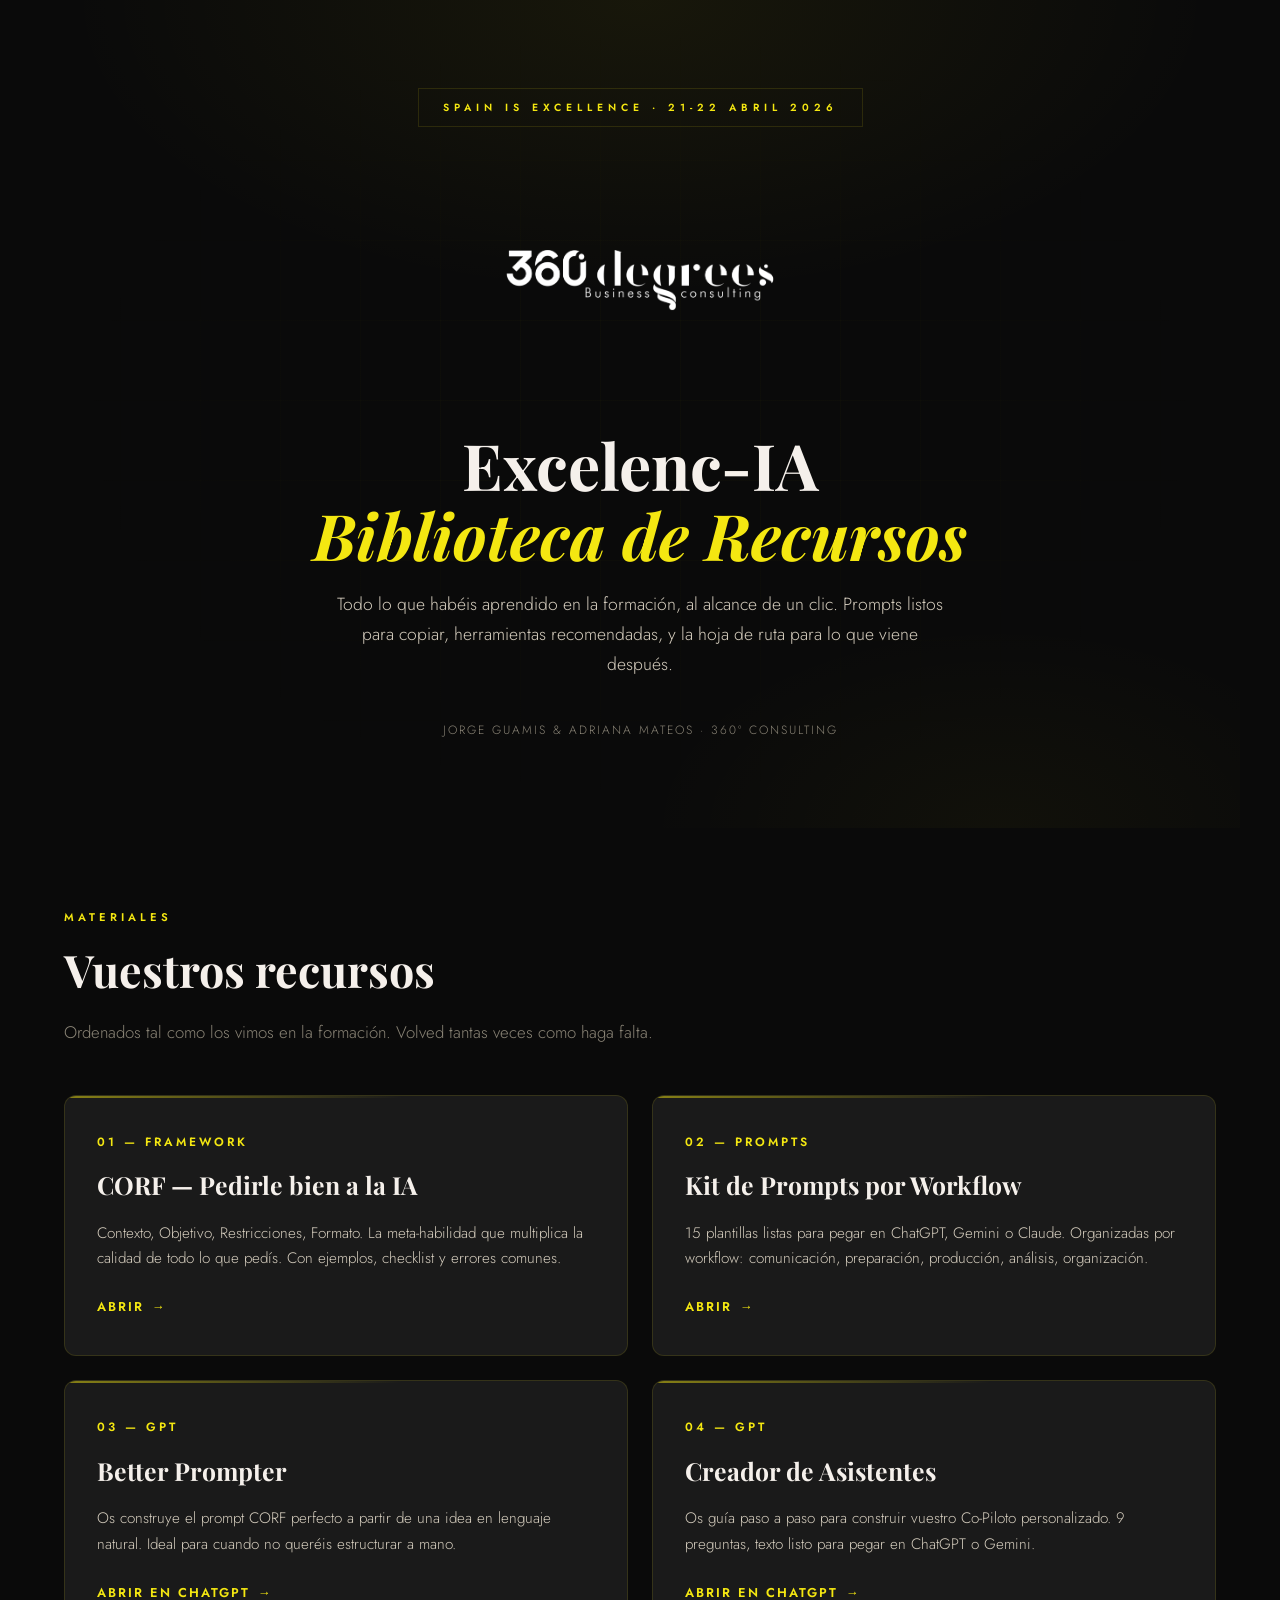
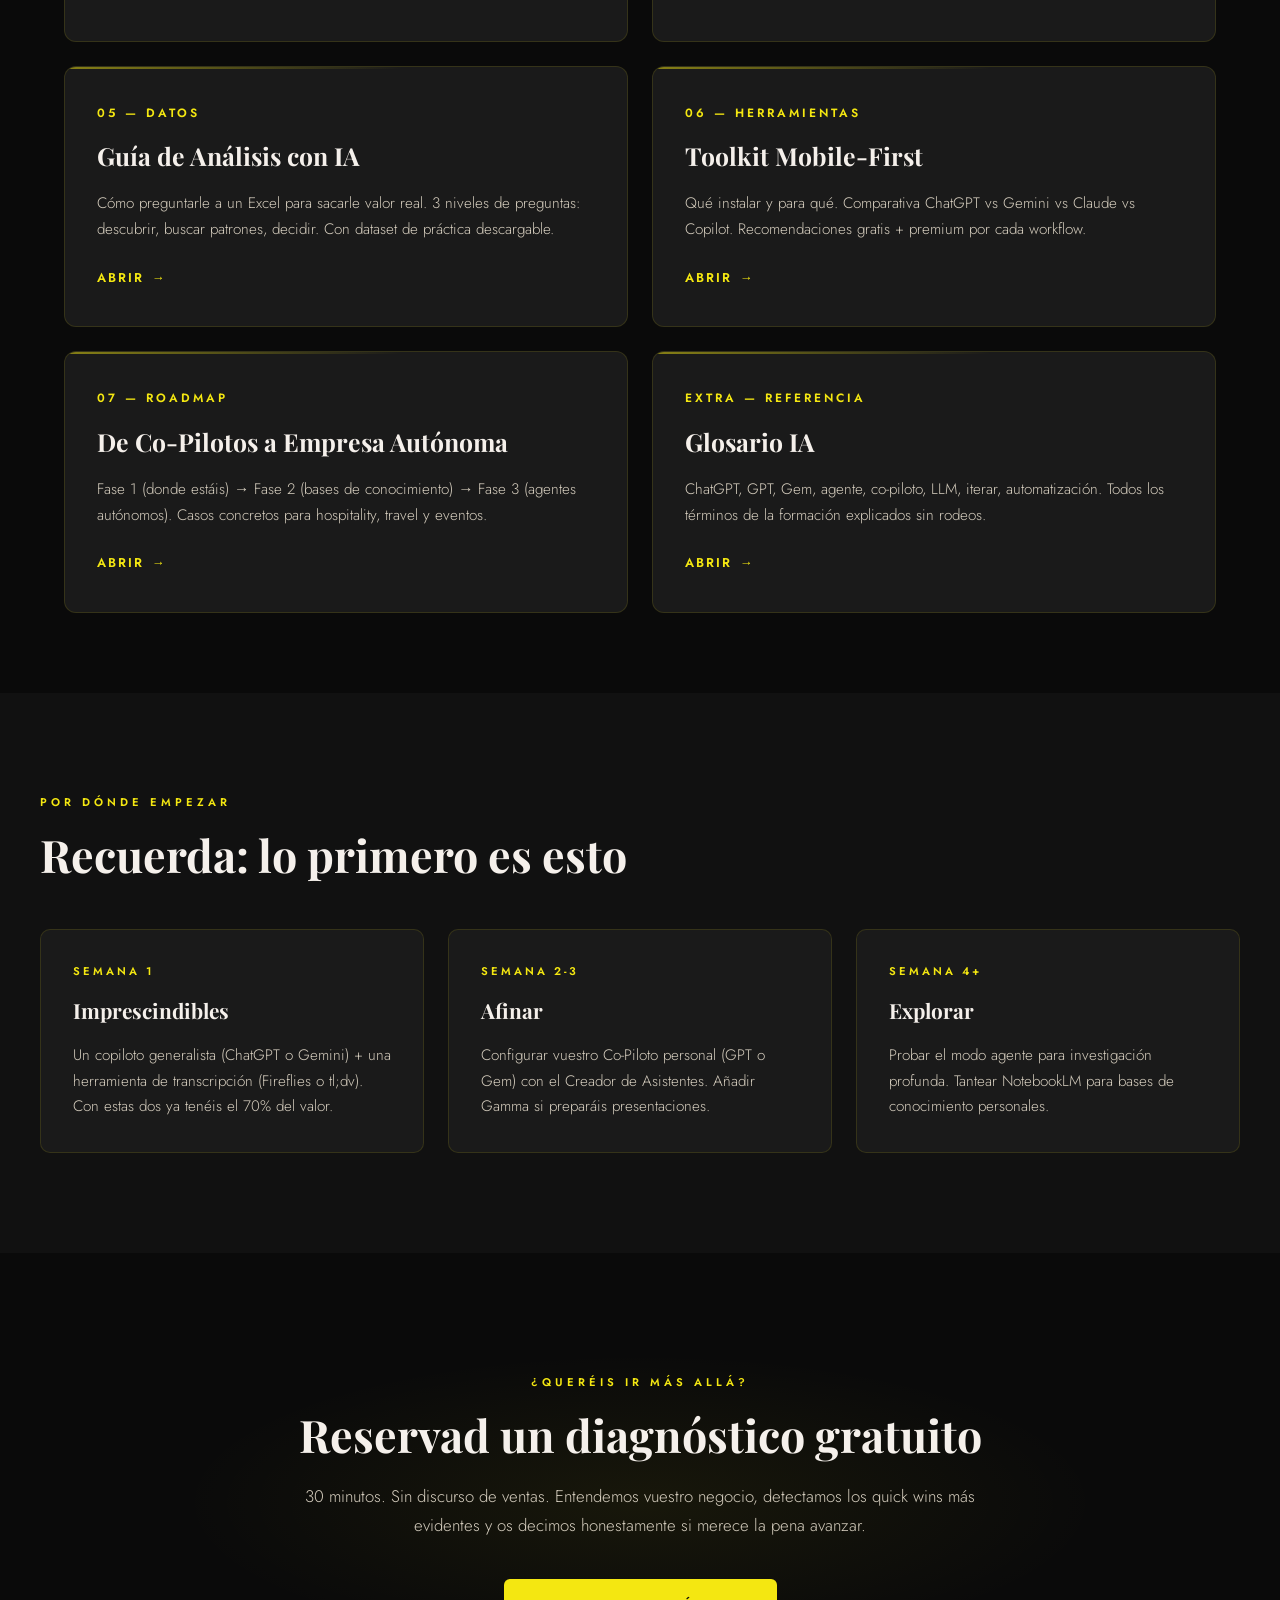
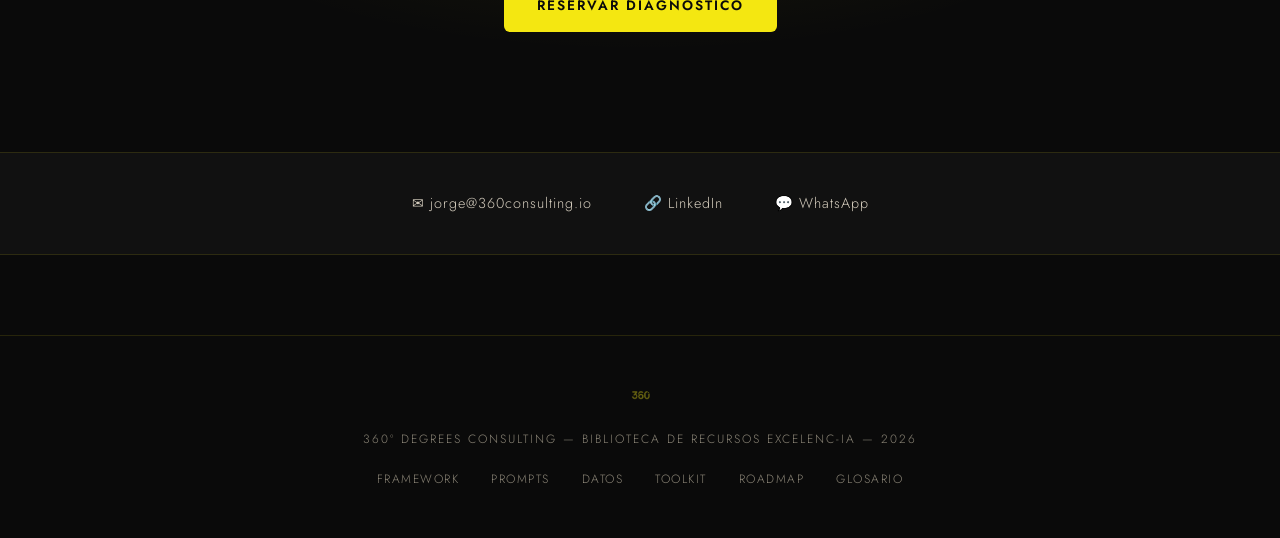
<file: index.html>
<!DOCTYPE html>
<html lang="es">
<head>
    <meta charset="UTF-8">
    <meta name="viewport" content="width=device-width, initial-scale=1.0">
    <meta name="robots" content="noindex, nofollow">
    <title>Excelenc-IA — Biblioteca de Recursos | 360º Consulting</title>
    <link rel="preconnect" href="https://fonts.googleapis.com">
    <link rel="preconnect" href="https://fonts.gstatic.com" crossorigin>
    <link href="https://fonts.googleapis.com/css2?family=Playfair+Display:ital,wght@0,400;0,700;0,900;1,400&family=Jost:wght@300;400;500;600;700&display=swap" rel="stylesheet">
    <link rel="stylesheet" href="assets/styles.css">
    <style>
        /* ── Hero landing ── */
        .hero {
            min-height: 92vh;
            display: flex;
            align-items: center;
            justify-content: center;
            text-align: center;
            position: relative;
            overflow: hidden;
            padding: 60px 24px;
        }

        .hero::before {
            content: '';
            position: absolute;
            inset: 0;
            background:
                radial-gradient(ellipse 80% 60% at 50% 0%, var(--accent-glow) 0%, transparent 60%),
                radial-gradient(ellipse 60% 50% at 80% 100%, rgba(244, 231, 17, 0.03) 0%, transparent 50%);
        }

        .hero-grid {
            position: absolute;
            inset: 0;
            background-image:
                linear-gradient(rgba(244, 231, 17, 0.02) 1px, transparent 1px),
                linear-gradient(90deg, rgba(244, 231, 17, 0.02) 1px, transparent 1px);
            background-size: 80px 80px;
            mask-image: radial-gradient(ellipse 70% 70% at 50% 50%, black 20%, transparent 70%);
            -webkit-mask-image: radial-gradient(ellipse 70% 70% at 50% 50%, black 20%, transparent 70%);
        }

        .hero-content {
            position: relative;
            z-index: 1;
            max-width: 860px;
        }

        .hero-badge {
            display: inline-block;
            font-size: 0.65rem;
            font-weight: 600;
            letter-spacing: 5px;
            text-transform: uppercase;
            color: var(--accent);
            border: 1px solid var(--border);
            padding: 10px 24px;
            margin-bottom: 40px;
        }

        .hero-logo {
            margin-bottom: 28px;
        }

        .hero-logo img {
            max-width: 320px;
            width: 70vw;
            height: auto;
        }

        .hero-title {
            font-family: var(--font-display);
            font-size: clamp(2.4rem, 6vw, 4rem);
            font-weight: 700;
            color: var(--text-white);
            line-height: 1.1;
            margin-bottom: 20px;
            margin-top: 12px;
        }

        .hero-title em {
            color: var(--accent);
            font-style: italic;
        }

        .hero-sub {
            font-size: 1.1rem;
            color: var(--text-cream);
            max-width: 620px;
            margin: 0 auto 40px;
            line-height: 1.7;
        }

        .hero-meta {
            font-size: 0.75rem;
            color: var(--text-muted);
            letter-spacing: 2px;
            text-transform: uppercase;
        }

        /* ── Adopción ── */
        .adoption {
            background: var(--bg-section);
            padding: 100px 24px;
        }

        .adoption-inner {
            max-width: 1200px;
            margin: 0 auto;
        }

        .adoption-grid {
            display: grid;
            grid-template-columns: repeat(3, 1fr);
            gap: 24px;
            margin-top: 48px;
        }

        .adoption-card {
            background: var(--bg-card);
            border: 1px solid var(--border);
            border-radius: 10px;
            padding: 32px;
            transition: border-color 0.3s ease;
        }

        .adoption-card:hover {
            border-color: var(--border-hover);
        }

        .adoption-step {
            font-size: 0.7rem;
            letter-spacing: 3px;
            text-transform: uppercase;
            color: var(--accent);
            font-weight: 600;
            margin-bottom: 12px;
        }

        .adoption-card h3 {
            font-family: var(--font-display);
            font-size: 1.3rem;
            font-weight: 700;
            color: var(--text-white);
            margin-bottom: 14px;
        }

        .adoption-card p {
            font-size: 0.95rem;
            line-height: 1.7;
            color: var(--text-cream);
        }

        @media (max-width: 900px) {
            .adoption-grid { grid-template-columns: 1fr; }
        }

        /* ── Resources grid ── */
        .resources-grid {
            display: grid;
            grid-template-columns: repeat(2, 1fr);
            gap: 24px;
            margin-top: 48px;
        }

        .resource-card {
            display: block;
            background: var(--bg-card);
            border: 1px solid var(--border);
            border-radius: 12px;
            padding: 36px 32px;
            transition: all 0.3s ease;
            color: inherit;
            position: relative;
            overflow: hidden;
        }

        .resource-card::before {
            content: '';
            position: absolute;
            top: 0;
            left: 0;
            right: 0;
            height: 2px;
            background: linear-gradient(90deg, var(--accent), transparent 60%);
            opacity: 0.5;
            transition: opacity 0.3s ease;
        }

        .resource-card:hover {
            border-color: var(--border-hover);
            transform: translateY(-4px);
            background: var(--bg-card-hover);
        }

        .resource-card:hover::before {
            opacity: 1;
        }

        .resource-number {
            font-family: var(--font-body);
            font-size: 0.75rem;
            letter-spacing: 3px;
            text-transform: uppercase;
            color: var(--accent);
            font-weight: 600;
            margin-bottom: 12px;
        }

        .resource-card h3 {
            font-family: var(--font-display);
            font-size: 1.55rem;
            font-weight: 700;
            color: var(--text-white);
            margin-bottom: 14px;
        }

        .resource-card p {
            font-size: 0.95rem;
            line-height: 1.7;
            color: var(--text-cream);
            margin-bottom: 20px;
        }

        .resource-arrow {
            display: inline-flex;
            align-items: center;
            gap: 8px;
            font-size: 0.8rem;
            font-weight: 600;
            letter-spacing: 2px;
            text-transform: uppercase;
            color: var(--accent);
        }

        .resource-arrow span {
            transition: transform 0.3s ease;
        }

        .resource-card:hover .resource-arrow span {
            transform: translateX(6px);
        }

        @media (max-width: 768px) {
            .resources-grid { grid-template-columns: 1fr; }
        }

        /* ── Gifts / GPTs ── */
        .gifts {
            background: var(--bg-section);
            padding: 100px 24px;
        }

        .gifts-grid {
            display: grid;
            grid-template-columns: repeat(2, 1fr);
            gap: 24px;
            margin-top: 40px;
        }

        .gift-card {
            background: var(--bg-card);
            border: 1px solid var(--accent);
            border-radius: 12px;
            padding: 32px;
            box-shadow: 0 0 40px rgba(244, 231, 17, 0.05);
        }

        .gift-label {
            display: inline-block;
            background: var(--accent);
            color: var(--accent-text);
            font-size: 0.65rem;
            font-weight: 700;
            letter-spacing: 2px;
            text-transform: uppercase;
            padding: 4px 12px;
            border-radius: 4px;
            margin-bottom: 16px;
        }

        .gift-card h3 {
            font-family: var(--font-display);
            font-size: 1.4rem;
            font-weight: 700;
            color: var(--text-white);
            margin-bottom: 12px;
        }

        .gift-card p {
            font-size: 0.95rem;
            line-height: 1.7;
            color: var(--text-cream);
            margin-bottom: 20px;
        }

        @media (max-width: 768px) {
            .gifts-grid { grid-template-columns: 1fr; }
        }

        /* ── CTA final ── */
        .final-cta {
            padding: 120px 24px;
            text-align: center;
            position: relative;
        }

        .final-cta::before {
            content: '';
            position: absolute;
            inset: 0;
            background: radial-gradient(ellipse 60% 50% at 50% 50%, var(--accent-glow) 0%, transparent 60%);
        }

        .final-cta-inner {
            position: relative;
            max-width: 720px;
            margin: 0 auto;
        }

        .final-cta h2 {
            font-family: var(--font-display);
            font-size: clamp(1.8rem, 4vw, 2.8rem);
            font-weight: 700;
            color: var(--text-white);
            line-height: 1.2;
            margin-bottom: 20px;
        }

        .final-cta p {
            font-size: 1.05rem;
            color: var(--text-cream);
            margin-bottom: 40px;
            line-height: 1.7;
        }
    </style>
</head>
<body>

    <!-- ── HERO ── -->
    <section class="hero">
        <div class="hero-grid"></div>
        <div class="hero-content">
            <div class="hero-badge">Spain Is Excellence · 21-22 Abril 2026</div>
            <div class="hero-logo">
                <img src="assets/logo-white.png" alt="360º Degrees Consulting">
            </div>
            <h1 class="hero-title">Excelenc-IA<br><em>Biblioteca de Recursos</em></h1>
            <p class="hero-sub">Todo lo que habéis aprendido en la formación, al alcance de un clic. Prompts listos para copiar, herramientas recomendadas, y la hoja de ruta para lo que viene después.</p>
            <div class="hero-meta">Jorge Guamis &amp; Adriana Mateos · 360º Consulting</div>
        </div>
    </section>

    <!-- ── MATERIALES ── -->
    <section>
        <div class="section-label reveal">Materiales</div>
        <h2 class="section-title reveal">Vuestros recursos</h2>
        <p class="section-subtitle reveal reveal-delay-1">Ordenados tal como los vimos en la formación. Volved tantas veces como haga falta.</p>

        <div class="resources-grid">
            <a href="framework/" class="resource-card reveal reveal-delay-1">
                <div class="resource-number">01 — Framework</div>
                <h3>CORF — Pedirle bien a la IA</h3>
                <p>Contexto, Objetivo, Restricciones, Formato. La meta-habilidad que multiplica la calidad de todo lo que pedís. Con ejemplos, checklist y errores comunes.</p>
                <div class="resource-arrow">Abrir <span>→</span></div>
            </a>

            <a href="prompts/" class="resource-card reveal reveal-delay-2">
                <div class="resource-number">02 — Prompts</div>
                <h3>Kit de Prompts por Workflow</h3>
                <p>15 plantillas listas para pegar en ChatGPT, Gemini o Claude. Organizadas por workflow: comunicación, preparación, producción, análisis, organización.</p>
                <div class="resource-arrow">Abrir <span>→</span></div>
            </a>

            <a href="https://chatgpt.com/g/g-678cd1944da8819180a02810191d7d61-better-prompter" target="_blank" rel="noopener" class="resource-card reveal reveal-delay-3">
                <div class="resource-number">03 — GPT</div>
                <h3>Better Prompter</h3>
                <p>Os construye el prompt CORF perfecto a partir de una idea en lenguaje natural. Ideal para cuando no queréis estructurar a mano.</p>
                <div class="resource-arrow">Abrir en ChatGPT <span>→</span></div>
            </a>

            <a href="https://chatgpt.com/g/g-rtfteDaXu-creador-de-asistentes" target="_blank" rel="noopener" class="resource-card reveal reveal-delay-4">
                <div class="resource-number">04 — GPT</div>
                <h3>Creador de Asistentes</h3>
                <p>Os guía paso a paso para construir vuestro Co-Piloto personalizado. 9 preguntas, texto listo para pegar en ChatGPT o Gemini.</p>
                <div class="resource-arrow">Abrir en ChatGPT <span>→</span></div>
            </a>

            <a href="datos/" class="resource-card reveal reveal-delay-1">
                <div class="resource-number">05 — Datos</div>
                <h3>Guía de Análisis con IA</h3>
                <p>Cómo preguntarle a un Excel para sacarle valor real. 3 niveles de preguntas: descubrir, buscar patrones, decidir. Con dataset de práctica descargable.</p>
                <div class="resource-arrow">Abrir <span>→</span></div>
            </a>

            <a href="toolkit/" class="resource-card reveal reveal-delay-2">
                <div class="resource-number">06 — Herramientas</div>
                <h3>Toolkit Mobile-First</h3>
                <p>Qué instalar y para qué. Comparativa ChatGPT vs Gemini vs Claude vs Copilot. Recomendaciones gratis + premium por cada workflow.</p>
                <div class="resource-arrow">Abrir <span>→</span></div>
            </a>

            <a href="roadmap/" class="resource-card reveal reveal-delay-3">
                <div class="resource-number">07 — Roadmap</div>
                <h3>De Co-Pilotos a Empresa Autónoma</h3>
                <p>Fase 1 (donde estáis) → Fase 2 (bases de conocimiento) → Fase 3 (agentes autónomos). Casos concretos para hospitality, travel y eventos.</p>
                <div class="resource-arrow">Abrir <span>→</span></div>
            </a>

            <a href="glosario/" class="resource-card reveal reveal-delay-4">
                <div class="resource-number">Extra — Referencia</div>
                <h3>Glosario IA</h3>
                <p>ChatGPT, GPT, Gem, agente, co-piloto, LLM, iterar, automatización. Todos los términos de la formación explicados sin rodeos.</p>
                <div class="resource-arrow">Abrir <span>→</span></div>
            </a>
        </div>
    </section>

    <!-- ── RUTA DE ADOPCIÓN (ahora como puente al CTA) ── -->
    <section class="adoption section-full">
        <div class="adoption-inner">
            <div class="section-label reveal">Por dónde empezar</div>
            <h2 class="section-title reveal">Recuerda: lo primero es esto</h2>

            <div class="adoption-grid">
                <div class="adoption-card reveal reveal-delay-1">
                    <div class="adoption-step">Semana 1</div>
                    <h3>Imprescindibles</h3>
                    <p>Un copiloto generalista (ChatGPT o Gemini) + una herramienta de transcripción (Fireflies o tl;dv). Con estas dos ya tenéis el 70% del valor.</p>
                </div>
                <div class="adoption-card reveal reveal-delay-2">
                    <div class="adoption-step">Semana 2-3</div>
                    <h3>Afinar</h3>
                    <p>Configurar vuestro Co-Piloto personal (GPT o Gem) con el Creador de Asistentes. Añadir Gamma si preparáis presentaciones.</p>
                </div>
                <div class="adoption-card reveal reveal-delay-3">
                    <div class="adoption-step">Semana 4+</div>
                    <h3>Explorar</h3>
                    <p>Probar el modo agente para investigación profunda. Tantear NotebookLM para bases de conocimiento personales.</p>
                </div>
            </div>
        </div>
    </section>

    <!-- ── CTA FINAL ── -->
    <section class="final-cta section-full">
        <div class="final-cta-inner">
            <div class="section-label reveal">¿Queréis ir más allá?</div>
            <h2 class="reveal">Reservad un diagnóstico gratuito</h2>
            <p class="reveal reveal-delay-1">30 minutos. Sin discurso de ventas. Entendemos vuestro negocio, detectamos los quick wins más evidentes y os decimos honestamente si merece la pena avanzar.</p>
            <a href="https://cal.com/jorge-guamis-360/llamada-de-diagnostico-360%C2%BA-consulting" class="btn btn-primary reveal reveal-delay-2" target="_blank" rel="noopener">Reservar diagnóstico</a>
        </div>
    </section>

    <!-- ── CONTACT STRIP ── -->
    <div class="contact-strip">
        <a href="mailto:jorge@360consulting.io">✉ jorge@360consulting.io</a>
        <a href="https://www.linkedin.com/in/jorgeguamis" target="_blank" rel="noopener">🔗 LinkedIn</a>
        <a href="https://wa.me/34654663771" target="_blank" rel="noopener">💬 WhatsApp</a>
    </div>

    <!-- ── FOOTER ── -->
    <footer>
        <img src="assets/mark-yellow-clean.png" alt="360º">
        <div>360º Degrees Consulting &mdash; Biblioteca de Recursos Excelenc-IA &mdash; 2026</div>
        <div class="footer-links">
            <a href="framework/">Framework</a>
            <a href="prompts/">Prompts</a>
            <a href="datos/">Datos</a>
            <a href="toolkit/">Toolkit</a>
            <a href="roadmap/">Roadmap</a>
            <a href="glosario/">Glosario</a>
        </div>
    </footer>

    <script>
        const observer = new IntersectionObserver((entries) => {
            entries.forEach(entry => {
                if (entry.isIntersecting) entry.target.classList.add('visible');
            });
        }, { threshold: 0.1, rootMargin: '0px 0px -40px 0px' });
        document.querySelectorAll('.reveal').forEach(el => observer.observe(el));
    </script>
</body>
</html>
</file>
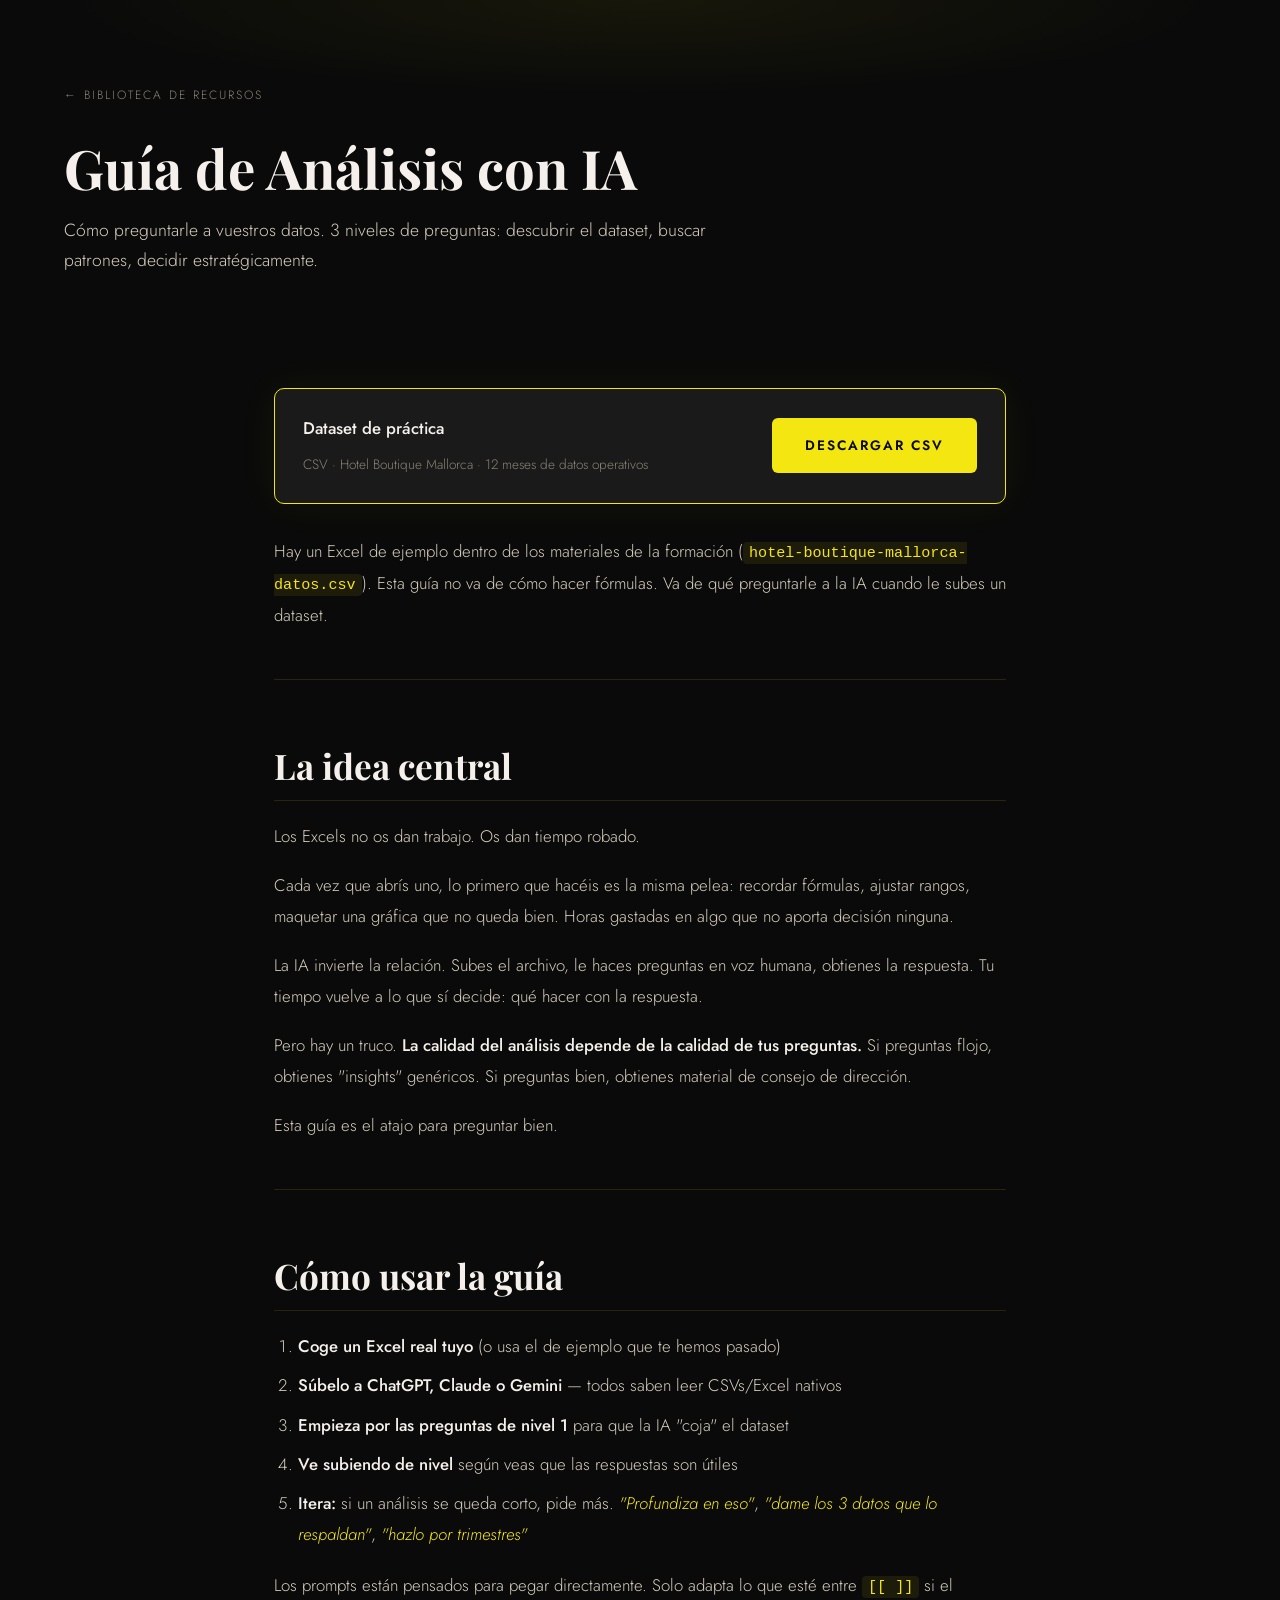
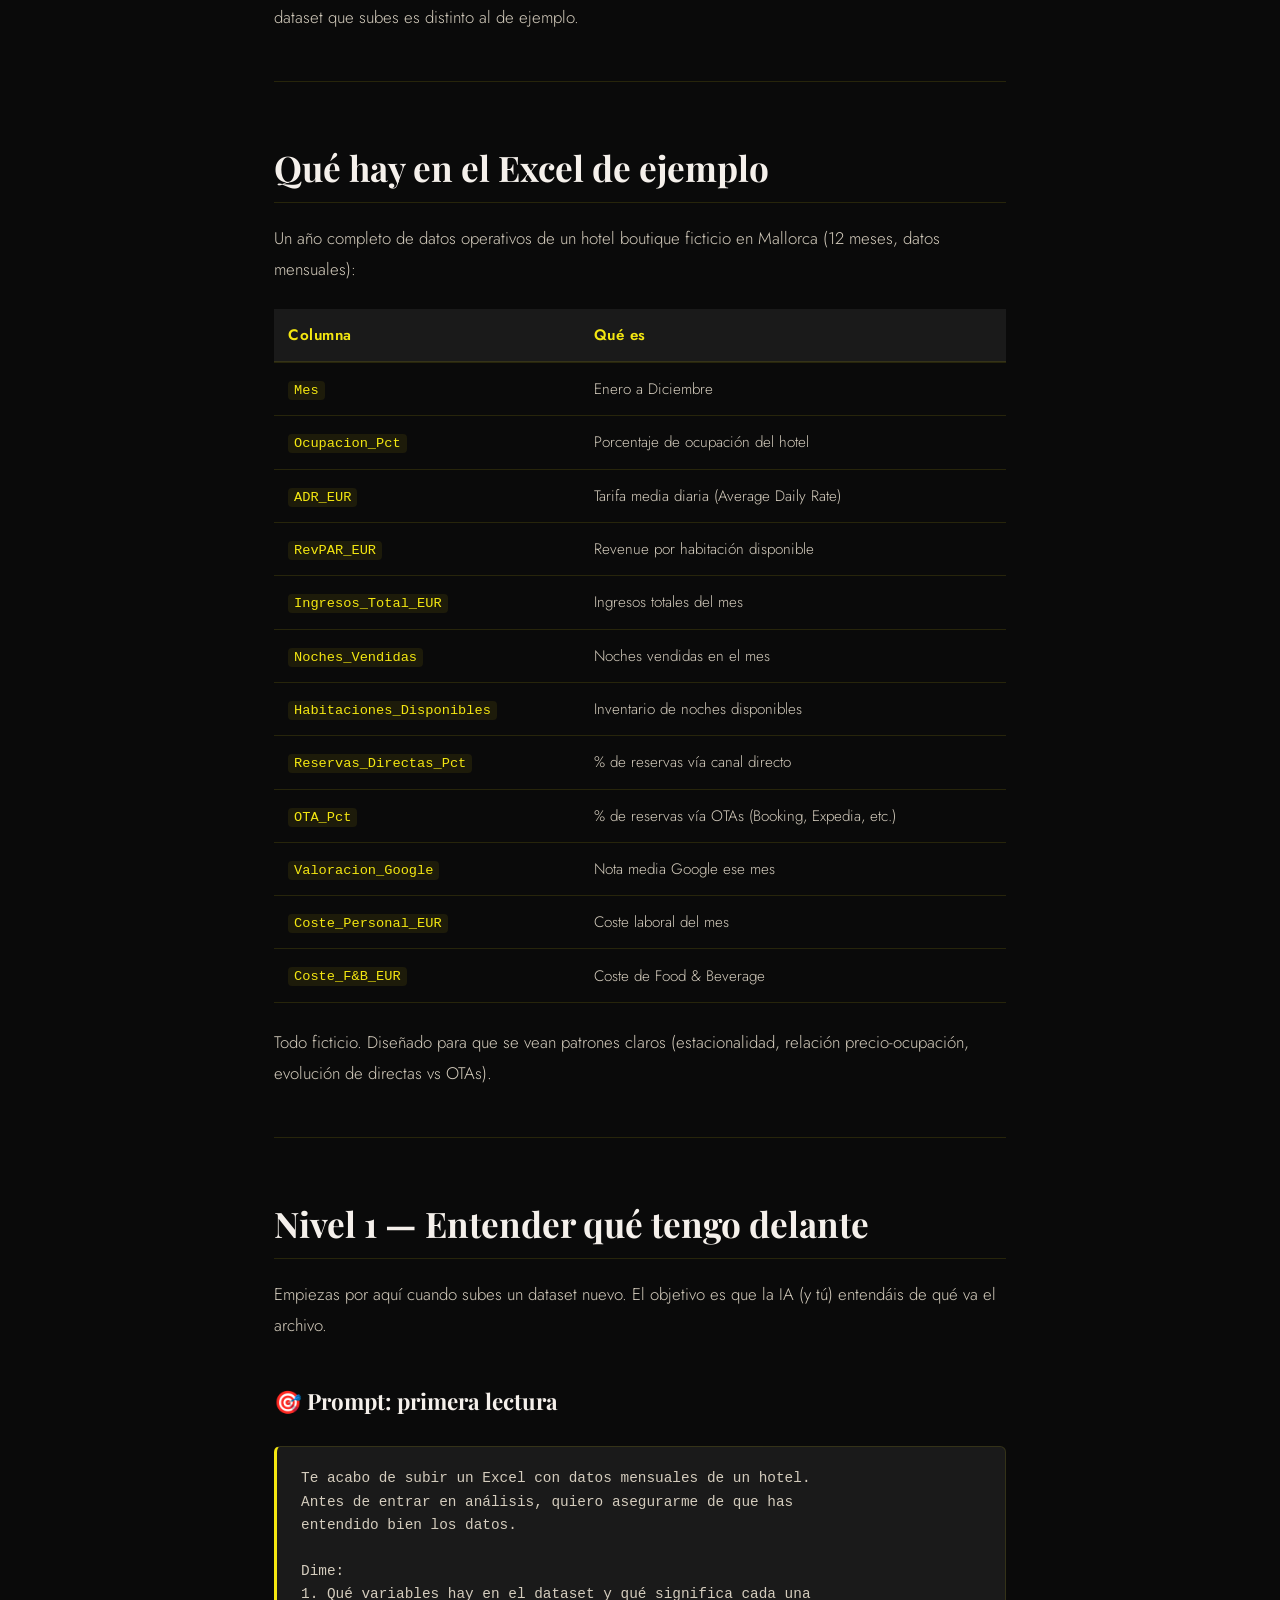
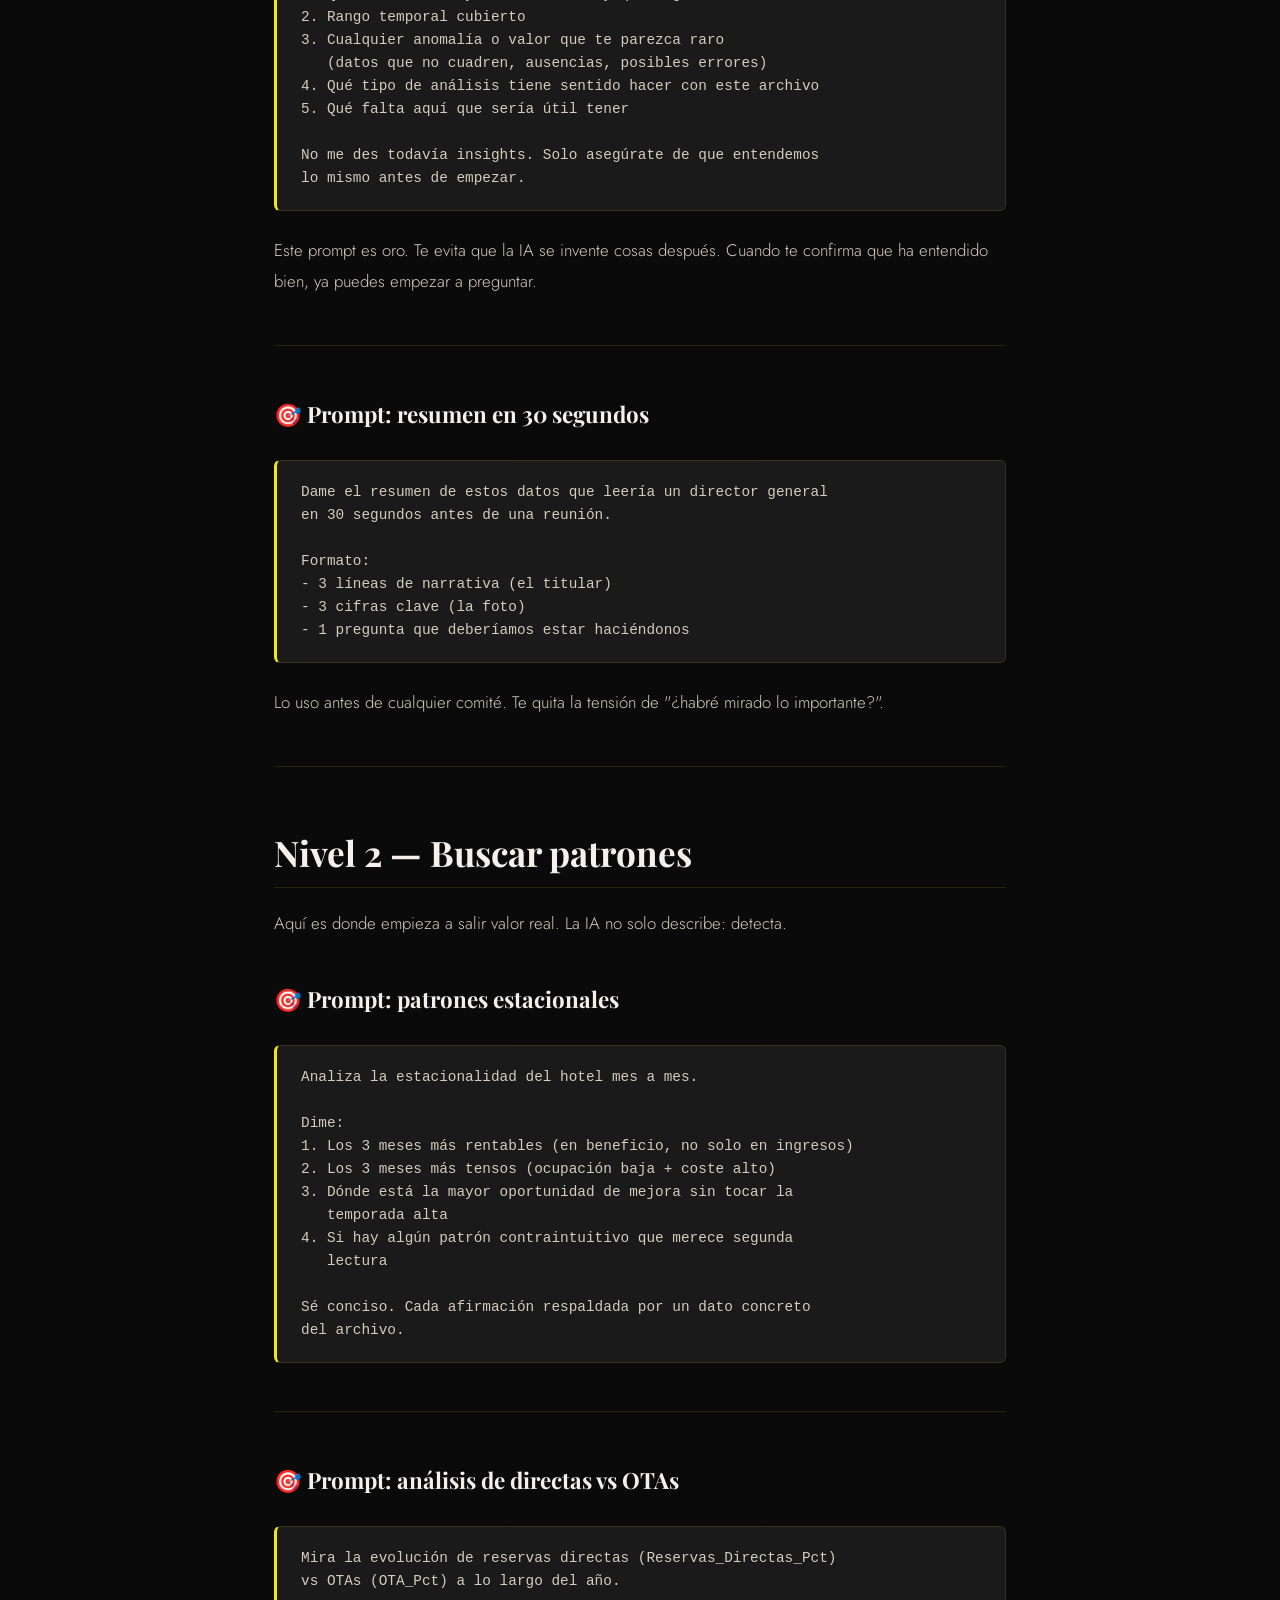
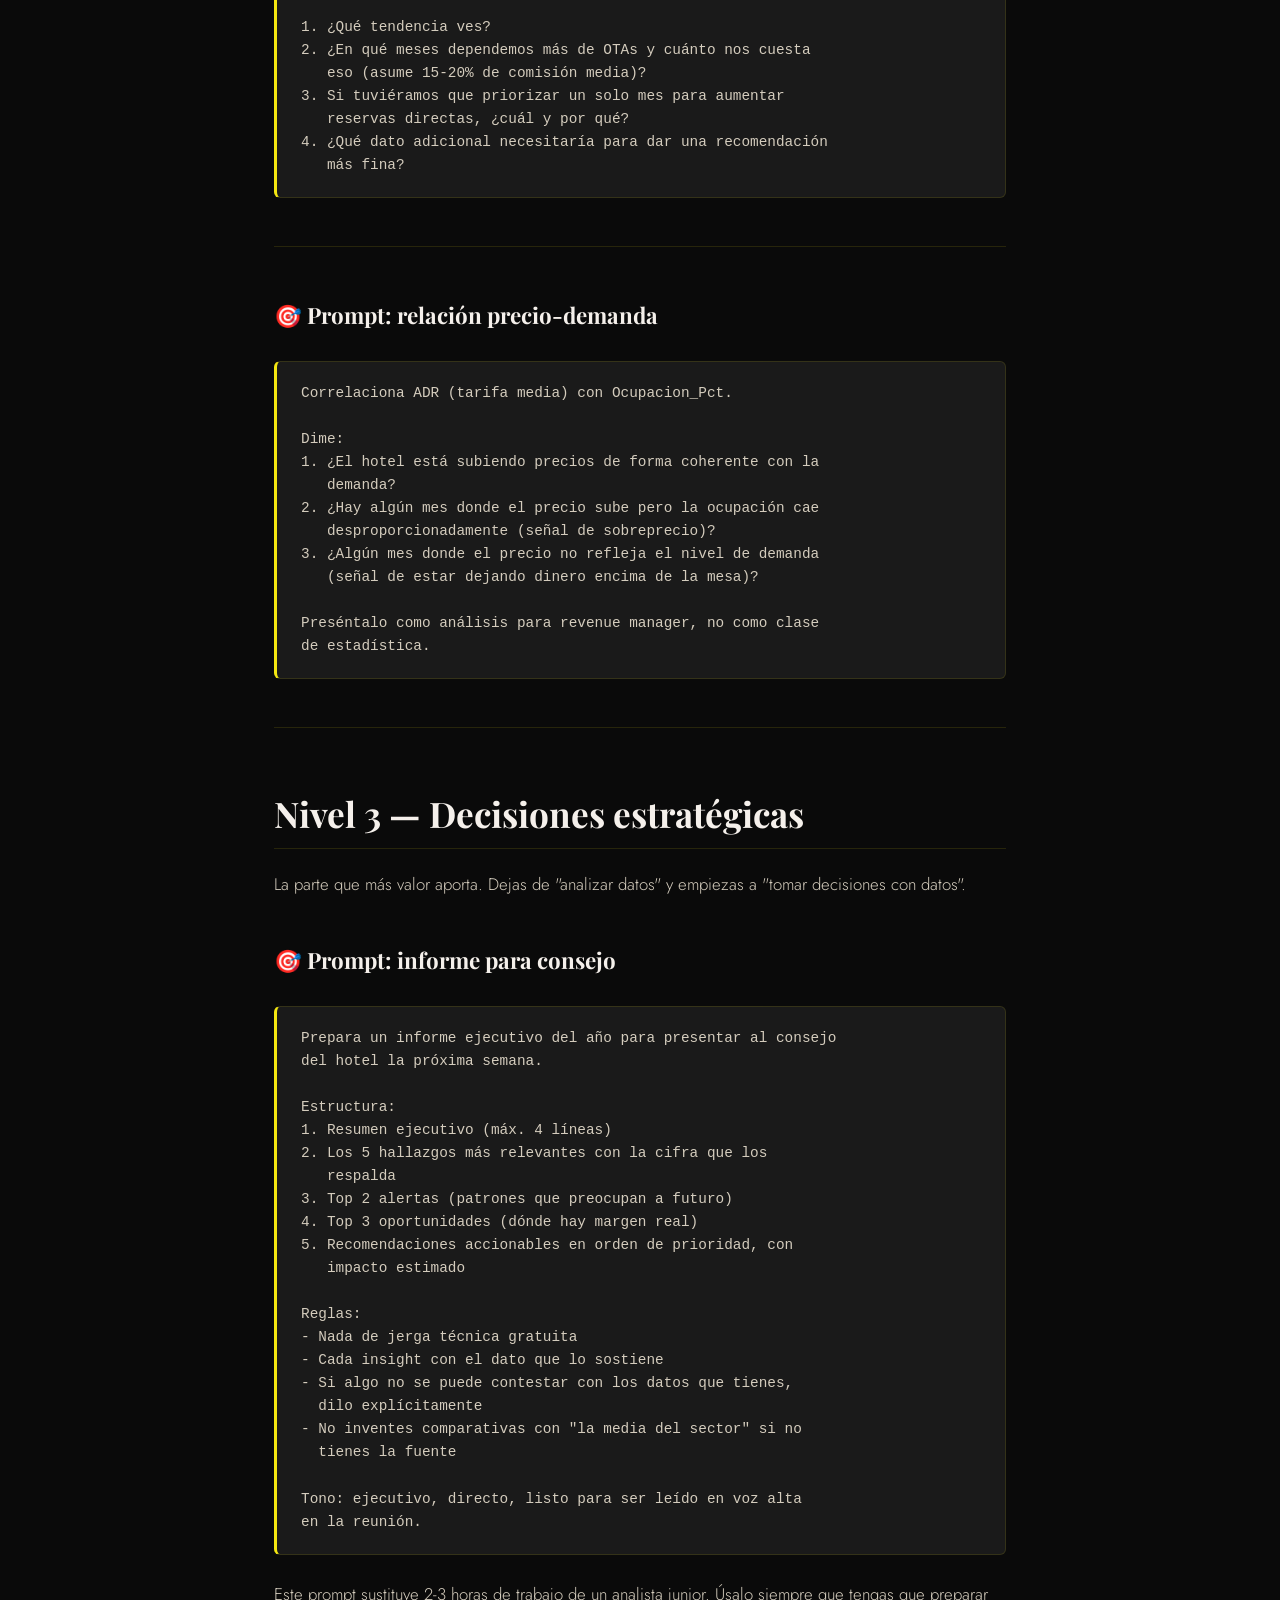
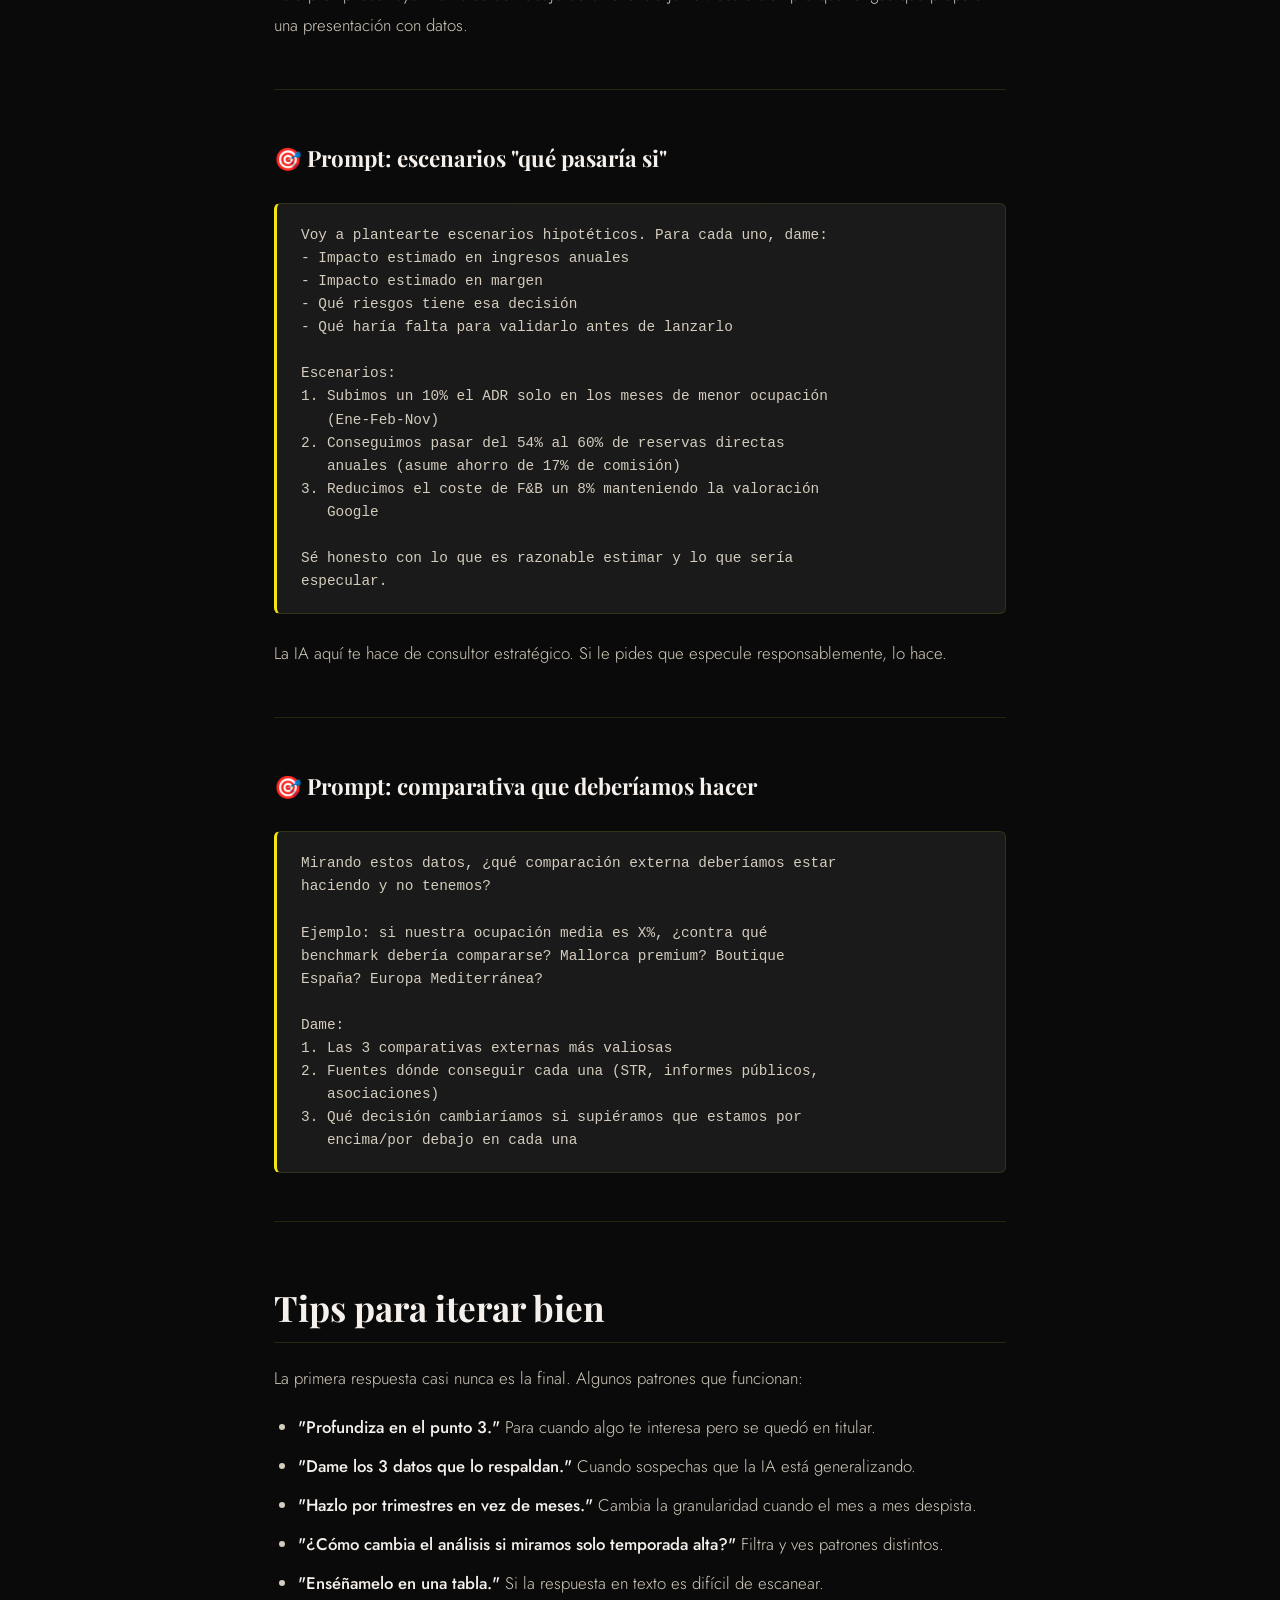
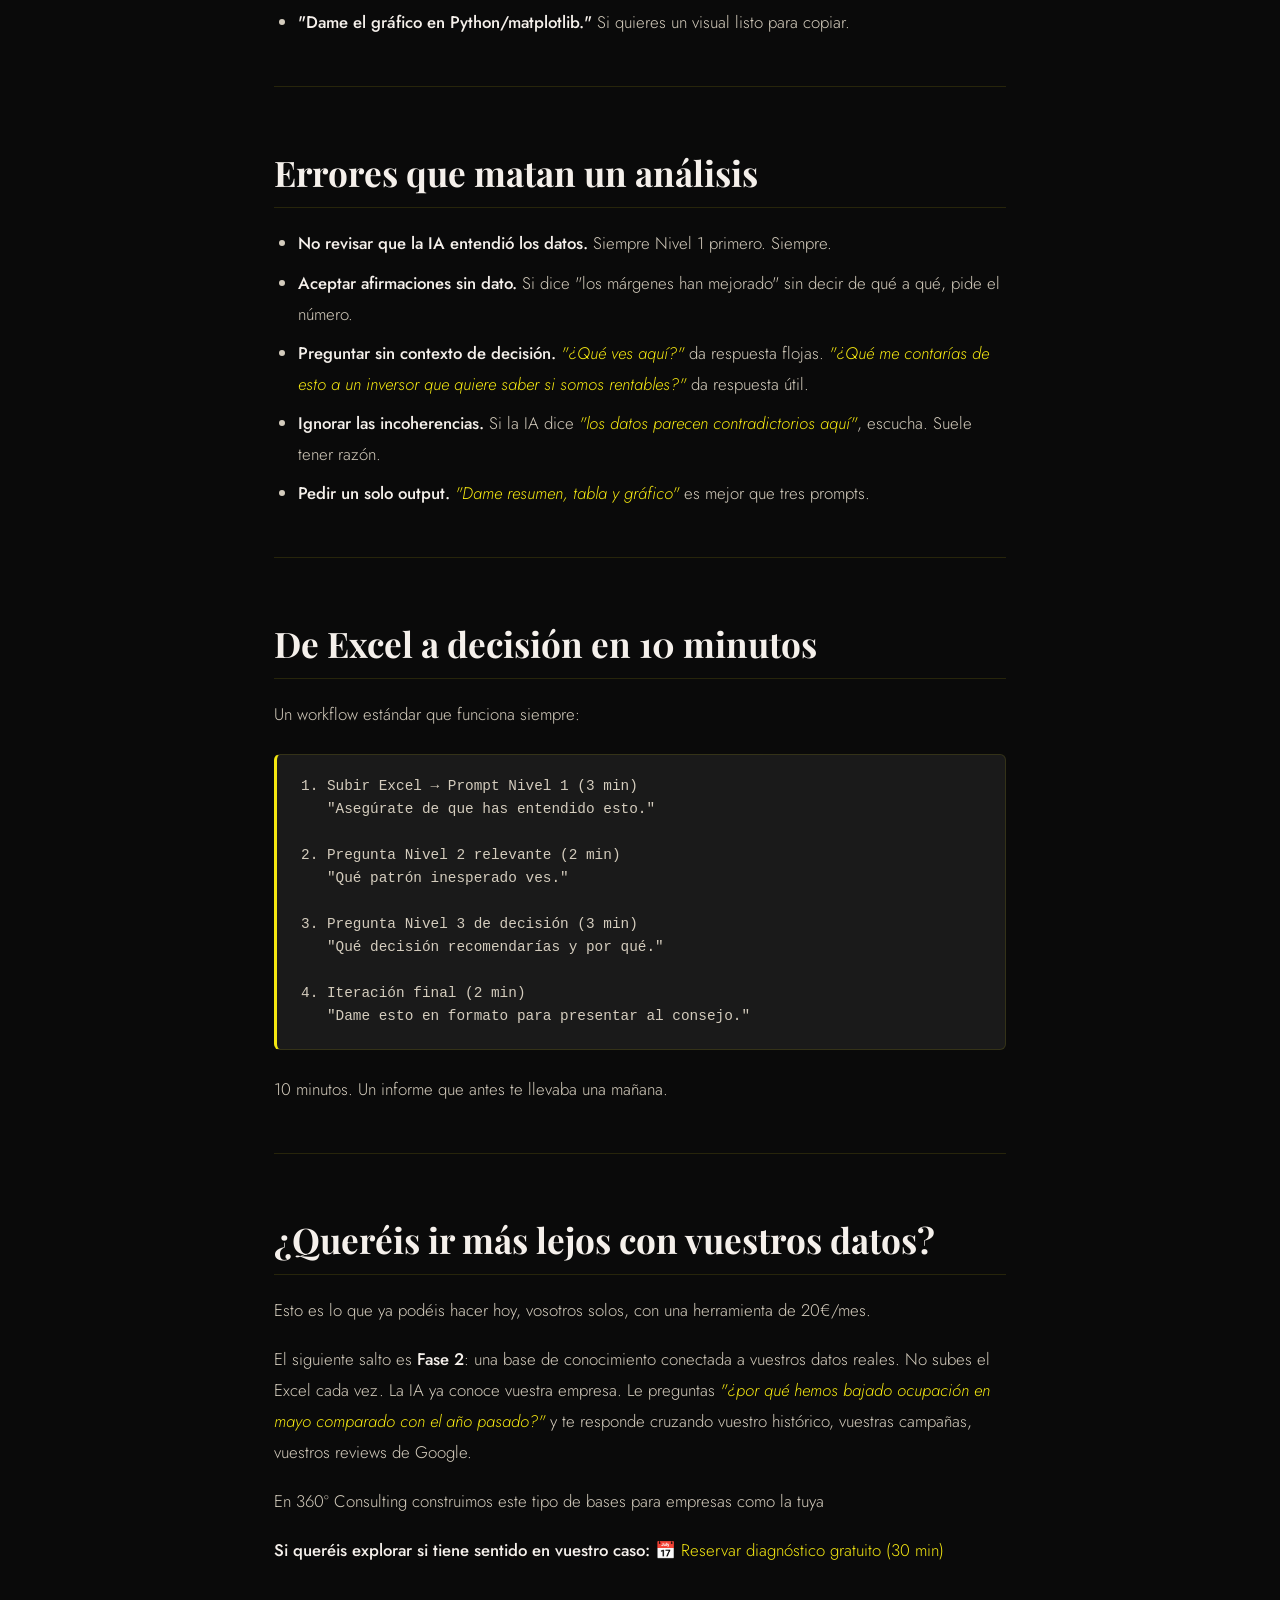
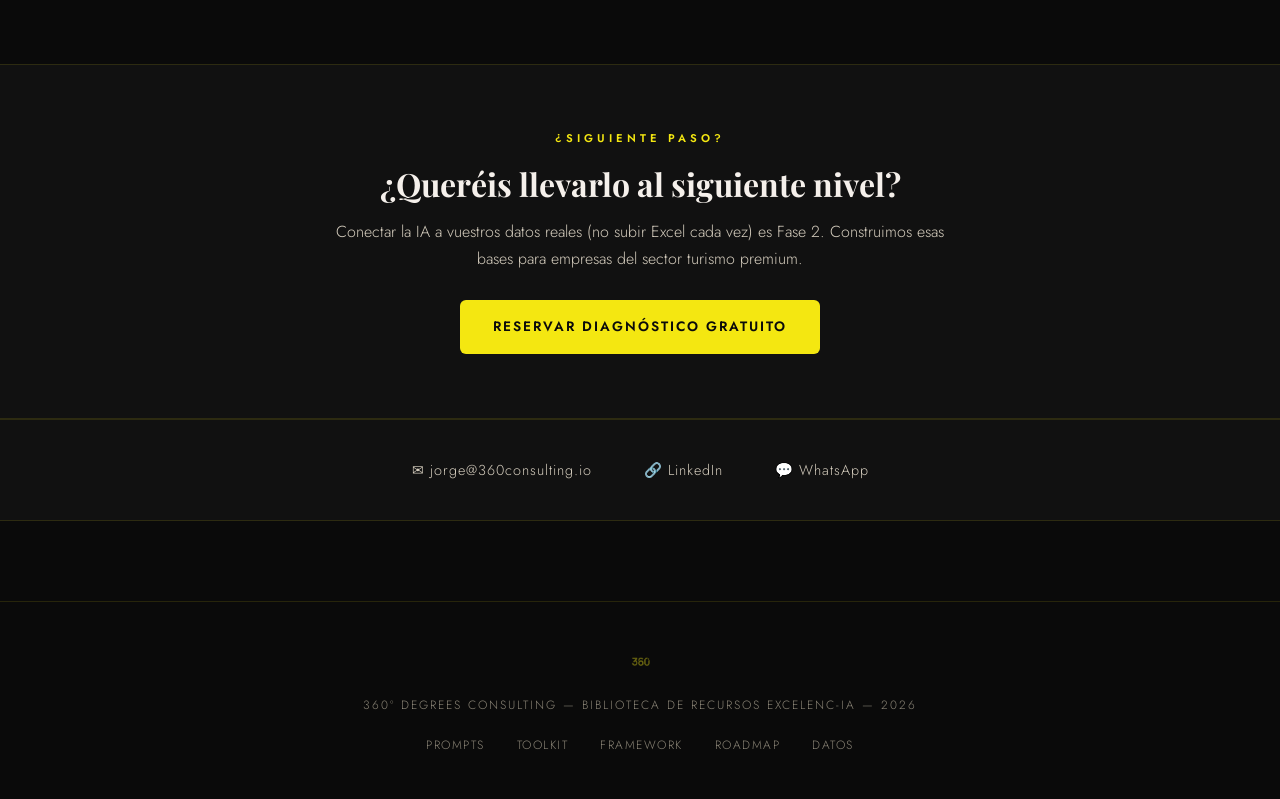
<file: datos/index.html>
<!DOCTYPE html>
<html lang="es">
<head>
    <meta charset="UTF-8">
    <meta name="viewport" content="width=device-width, initial-scale=1.0">
    <meta name="robots" content="noindex, nofollow">
    <title>Guía de Análisis con IA — Excelenc-IA | 360º Consulting</title>
    <link rel="preconnect" href="https://fonts.googleapis.com">
    <link rel="preconnect" href="https://fonts.gstatic.com" crossorigin>
    <link href="https://fonts.googleapis.com/css2?family=Playfair+Display:ital,wght@0,400;0,700;0,900;1,400&family=Jost:wght@300;400;500;600;700&display=swap" rel="stylesheet">
    <link rel="stylesheet" href="../assets/styles.css">
    <style>
        .page-hero {
            position: relative;
            overflow: hidden;
        }
        .page-hero::before {
            content: '';
            position: absolute;
            inset: 0;
            background: radial-gradient(ellipse 80% 50% at 50% 0%, var(--accent-glow) 0%, transparent 60%);
            pointer-events: none;
        }
        .page-hero > * { position: relative; z-index: 1; }
        .cta-block {
            background: var(--bg-section);
            padding: 64px 24px;
            border-top: 1px solid var(--border);
            border-bottom: 1px solid var(--border);
            text-align: center;
        }
        .cta-block-inner {
            max-width: 640px;
            margin: 0 auto;
        }
        .cta-block h3 {
            font-family: var(--font-display);
            font-size: clamp(1.4rem, 3vw, 2rem);
            font-weight: 700;
            color: var(--text-white);
            margin-bottom: 14px;
            line-height: 1.25;
        }
        .cta-block p {
            color: var(--text-cream);
            margin-bottom: 28px;
            line-height: 1.7;
        }
        .download-card {
            background: var(--bg-card);
            border: 1px solid var(--accent);
            border-radius: 10px;
            padding: 24px 28px;
            margin: 32px 0;
            display: flex;
            align-items: center;
            justify-content: space-between;
            gap: 20px;
            box-shadow: 0 0 40px rgba(244, 231, 17, 0.05);
        }
        .download-card-text strong {
            color: var(--text-white);
            font-weight: 500;
            display: block;
            margin-bottom: 4px;
        }
        .download-card-text span {
            color: var(--text-muted);
            font-size: 0.85rem;
        }
        @media (max-width: 600px) {
            .download-card {
                flex-direction: column;
                align-items: flex-start;
                gap: 14px;
            }
        }
    </style>
</head>
<body>

    <section class="page-hero">
        <a class="breadcrumb" href="../">← Biblioteca de recursos</a>
        <h1 class="page-title reveal">Guía de Análisis con IA</h1>
        <p class="page-subtitle reveal reveal-delay-1">Cómo preguntarle a vuestros datos. 3 niveles de preguntas: descubrir el dataset, buscar patrones, decidir estratégicamente.</p>
    </section>

    <article class="prose">
        <div class="download-card"><div class="download-card-text"><strong>Dataset de práctica</strong><span>CSV · Hotel Boutique Mallorca · 12 meses de datos operativos</span></div><a href="../assets/hotel-boutique-mallorca-datos.csv" class="btn btn-primary" download>Descargar CSV</a></div>
        <p>Hay un Excel de ejemplo dentro de los materiales de la formación (<code>hotel-boutique-mallorca-datos.csv</code>). Esta guía no va de cómo hacer fórmulas. Va de qué preguntarle a la IA cuando le subes un dataset.</p>
<hr />
<h2 id="la-idea-central">La idea central</h2>
<p>Los Excels no os dan trabajo. Os dan tiempo robado.</p>
<p>Cada vez que abrís uno, lo primero que hacéis es la misma pelea: recordar fórmulas, ajustar rangos, maquetar una gráfica que no queda bien. Horas gastadas en algo que no aporta decisión ninguna.</p>
<p>La IA invierte la relación. Subes el archivo, le haces preguntas en voz humana, obtienes la respuesta. Tu tiempo vuelve a lo que sí decide: qué hacer con la respuesta.</p>
<p>Pero hay un truco. <strong>La calidad del análisis depende de la calidad de tus preguntas.</strong> Si preguntas flojo, obtienes "insights" genéricos. Si preguntas bien, obtienes material de consejo de dirección.</p>
<p>Esta guía es el atajo para preguntar bien.</p>
<hr />
<h2 id="como-usar-la-guia">Cómo usar la guía</h2>
<ol>
<li><strong>Coge un Excel real tuyo</strong> (o usa el de ejemplo que te hemos pasado)</li>
<li><strong>Súbelo a ChatGPT, Claude o Gemini</strong> — todos saben leer CSVs/Excel nativos</li>
<li><strong>Empieza por las preguntas de nivel 1</strong> para que la IA "coja" el dataset</li>
<li><strong>Ve subiendo de nivel</strong> según veas que las respuestas son útiles</li>
<li><strong>Itera:</strong> si un análisis se queda corto, pide más. <em>"Profundiza en eso"</em>, <em>"dame los 3 datos que lo respaldan"</em>, <em>"hazlo por trimestres"</em></li>
</ol>
<p>Los prompts están pensados para pegar directamente. Solo adapta lo que esté entre <code>[[ ]]</code> si el dataset que subes es distinto al de ejemplo.</p>
<hr />
<h2 id="que-hay-en-el-excel-de-ejemplo">Qué hay en el Excel de ejemplo</h2>
<p>Un año completo de datos operativos de un hotel boutique ficticio en Mallorca (12 meses, datos mensuales):</p>
<table>
<thead>
<tr>
<th>Columna</th>
<th>Qué es</th>
</tr>
</thead>
<tbody>
<tr>
<td><code>Mes</code></td>
<td>Enero a Diciembre</td>
</tr>
<tr>
<td><code>Ocupacion_Pct</code></td>
<td>Porcentaje de ocupación del hotel</td>
</tr>
<tr>
<td><code>ADR_EUR</code></td>
<td>Tarifa media diaria (Average Daily Rate)</td>
</tr>
<tr>
<td><code>RevPAR_EUR</code></td>
<td>Revenue por habitación disponible</td>
</tr>
<tr>
<td><code>Ingresos_Total_EUR</code></td>
<td>Ingresos totales del mes</td>
</tr>
<tr>
<td><code>Noches_Vendidas</code></td>
<td>Noches vendidas en el mes</td>
</tr>
<tr>
<td><code>Habitaciones_Disponibles</code></td>
<td>Inventario de noches disponibles</td>
</tr>
<tr>
<td><code>Reservas_Directas_Pct</code></td>
<td>% de reservas vía canal directo</td>
</tr>
<tr>
<td><code>OTA_Pct</code></td>
<td>% de reservas vía OTAs (Booking, Expedia, etc.)</td>
</tr>
<tr>
<td><code>Valoracion_Google</code></td>
<td>Nota media Google ese mes</td>
</tr>
<tr>
<td><code>Coste_Personal_EUR</code></td>
<td>Coste laboral del mes</td>
</tr>
<tr>
<td><code>Coste_F&amp;B_EUR</code></td>
<td>Coste de Food &amp; Beverage</td>
</tr>
</tbody>
</table>
<p>Todo ficticio. Diseñado para que se vean patrones claros (estacionalidad, relación precio-ocupación, evolución de directas vs OTAs).</p>
<hr />
<h2 id="nivel-1-entender-que-tengo-delante">Nivel 1 — Entender qué tengo delante</h2>
<p>Empiezas por aquí cuando subes un dataset nuevo. El objetivo es que la IA (y tú) entendáis de qué va el archivo.</p>
<h3 id="prompt-primera-lectura">🎯 Prompt: primera lectura</h3>
<pre><code>Te acabo de subir un Excel con datos mensuales de un hotel. 
Antes de entrar en análisis, quiero asegurarme de que has 
entendido bien los datos.

Dime:
1. Qué variables hay en el dataset y qué significa cada una
2. Rango temporal cubierto
3. Cualquier anomalía o valor que te parezca raro 
   (datos que no cuadren, ausencias, posibles errores)
4. Qué tipo de análisis tiene sentido hacer con este archivo
5. Qué falta aquí que sería útil tener

No me des todavía insights. Solo asegúrate de que entendemos 
lo mismo antes de empezar.
</code></pre>
<p>Este prompt es oro. Te evita que la IA se invente cosas después. Cuando te confirma que ha entendido bien, ya puedes empezar a preguntar.</p>
<hr />
<h3 id="prompt-resumen-en-30-segundos">🎯 Prompt: resumen en 30 segundos</h3>
<pre><code>Dame el resumen de estos datos que leería un director general 
en 30 segundos antes de una reunión.

Formato:
- 3 líneas de narrativa (el titular)
- 3 cifras clave (la foto)
- 1 pregunta que deberíamos estar haciéndonos
</code></pre>
<p>Lo uso antes de cualquier comité. Te quita la tensión de "¿habré mirado lo importante?".</p>
<hr />
<h2 id="nivel-2-buscar-patrones">Nivel 2 — Buscar patrones</h2>
<p>Aquí es donde empieza a salir valor real. La IA no solo describe: detecta.</p>
<h3 id="prompt-patrones-estacionales">🎯 Prompt: patrones estacionales</h3>
<pre><code>Analiza la estacionalidad del hotel mes a mes. 

Dime:
1. Los 3 meses más rentables (en beneficio, no solo en ingresos)
2. Los 3 meses más tensos (ocupación baja + coste alto)
3. Dónde está la mayor oportunidad de mejora sin tocar la 
   temporada alta
4. Si hay algún patrón contraintuitivo que merece segunda 
   lectura

Sé conciso. Cada afirmación respaldada por un dato concreto 
del archivo.
</code></pre>
<hr />
<h3 id="prompt-analisis-de-directas-vs-otas">🎯 Prompt: análisis de directas vs OTAs</h3>
<pre><code>Mira la evolución de reservas directas (Reservas_Directas_Pct) 
vs OTAs (OTA_Pct) a lo largo del año.

1. ¿Qué tendencia ves?
2. ¿En qué meses dependemos más de OTAs y cuánto nos cuesta 
   eso (asume 15-20% de comisión media)?
3. Si tuviéramos que priorizar un solo mes para aumentar 
   reservas directas, ¿cuál y por qué?
4. ¿Qué dato adicional necesitaría para dar una recomendación 
   más fina?
</code></pre>
<hr />
<h3 id="prompt-relacion-precio-demanda">🎯 Prompt: relación precio-demanda</h3>
<pre><code>Correlaciona ADR (tarifa media) con Ocupacion_Pct. 

Dime:
1. ¿El hotel está subiendo precios de forma coherente con la 
   demanda?
2. ¿Hay algún mes donde el precio sube pero la ocupación cae 
   desproporcionadamente (señal de sobreprecio)?
3. ¿Algún mes donde el precio no refleja el nivel de demanda 
   (señal de estar dejando dinero encima de la mesa)?

Preséntalo como análisis para revenue manager, no como clase 
de estadística.
</code></pre>
<hr />
<h2 id="nivel-3-decisiones-estrategicas">Nivel 3 — Decisiones estratégicas</h2>
<p>La parte que más valor aporta. Dejas de "analizar datos" y empiezas a "tomar decisiones con datos".</p>
<h3 id="prompt-informe-para-consejo">🎯 Prompt: informe para consejo</h3>
<pre><code>Prepara un informe ejecutivo del año para presentar al consejo 
del hotel la próxima semana.

Estructura:
1. Resumen ejecutivo (máx. 4 líneas)
2. Los 5 hallazgos más relevantes con la cifra que los 
   respalda
3. Top 2 alertas (patrones que preocupan a futuro)
4. Top 3 oportunidades (dónde hay margen real)
5. Recomendaciones accionables en orden de prioridad, con 
   impacto estimado

Reglas:
- Nada de jerga técnica gratuita
- Cada insight con el dato que lo sostiene
- Si algo no se puede contestar con los datos que tienes, 
  dilo explícitamente
- No inventes comparativas con &quot;la media del sector&quot; si no 
  tienes la fuente

Tono: ejecutivo, directo, listo para ser leído en voz alta 
en la reunión.
</code></pre>
<p>Este prompt sustituye 2-3 horas de trabajo de un analista junior. Úsalo siempre que tengas que preparar una presentación con datos.</p>
<hr />
<h3 id="prompt-escenarios-que-pasaria-si">🎯 Prompt: escenarios "qué pasaría si"</h3>
<pre><code>Voy a plantearte escenarios hipotéticos. Para cada uno, dame:
- Impacto estimado en ingresos anuales
- Impacto estimado en margen
- Qué riesgos tiene esa decisión
- Qué haría falta para validarlo antes de lanzarlo

Escenarios:
1. Subimos un 10% el ADR solo en los meses de menor ocupación 
   (Ene-Feb-Nov)
2. Conseguimos pasar del 54% al 60% de reservas directas 
   anuales (asume ahorro de 17% de comisión)
3. Reducimos el coste de F&amp;B un 8% manteniendo la valoración 
   Google

Sé honesto con lo que es razonable estimar y lo que sería 
especular.
</code></pre>
<p>La IA aquí te hace de consultor estratégico. Si le pides que especule responsablemente, lo hace.</p>
<hr />
<h3 id="prompt-comparativa-que-deberiamos-hacer">🎯 Prompt: comparativa que deberíamos hacer</h3>
<pre><code>Mirando estos datos, ¿qué comparación externa deberíamos estar 
haciendo y no tenemos?

Ejemplo: si nuestra ocupación media es X%, ¿contra qué 
benchmark debería compararse? Mallorca premium? Boutique 
España? Europa Mediterránea?

Dame:
1. Las 3 comparativas externas más valiosas
2. Fuentes dónde conseguir cada una (STR, informes públicos, 
   asociaciones)
3. Qué decisión cambiaríamos si supiéramos que estamos por 
   encima/por debajo en cada una
</code></pre>
<hr />
<h2 id="tips-para-iterar-bien">Tips para iterar bien</h2>
<p>La primera respuesta casi nunca es la final. Algunos patrones que funcionan:</p>
<ul>
<li><strong>"Profundiza en el punto 3."</strong> Para cuando algo te interesa pero se quedó en titular.</li>
<li><strong>"Dame los 3 datos que lo respaldan."</strong> Cuando sospechas que la IA está generalizando.</li>
<li><strong>"Hazlo por trimestres en vez de meses."</strong> Cambia la granularidad cuando el mes a mes despista.</li>
<li><strong>"¿Cómo cambia el análisis si miramos solo temporada alta?"</strong> Filtra y ves patrones distintos.</li>
<li><strong>"Enséñamelo en una tabla."</strong> Si la respuesta en texto es difícil de escanear.</li>
<li><strong>"Dame el gráfico en Python/matplotlib."</strong> Si quieres un visual listo para copiar.</li>
</ul>
<hr />
<h2 id="errores-que-matan-un-analisis">Errores que matan un análisis</h2>
<ul>
<li><strong>No revisar que la IA entendió los datos.</strong> Siempre Nivel 1 primero. Siempre.</li>
<li><strong>Aceptar afirmaciones sin dato.</strong> Si dice "los márgenes han mejorado" sin decir de qué a qué, pide el número.</li>
<li><strong>Preguntar sin contexto de decisión.</strong> <em>"¿Qué ves aquí?"</em> da respuesta flojas. <em>"¿Qué me contarías de esto a un inversor que quiere saber si somos rentables?"</em> da respuesta útil.</li>
<li><strong>Ignorar las incoherencias.</strong> Si la IA dice <em>"los datos parecen contradictorios aquí"</em>, escucha. Suele tener razón.</li>
<li><strong>Pedir un solo output.</strong> <em>"Dame resumen, tabla y gráfico"</em> es mejor que tres prompts.</li>
</ul>
<hr />
<h2 id="de-excel-a-decision-en-10-minutos">De Excel a decisión en 10 minutos</h2>
<p>Un workflow estándar que funciona siempre:</p>
<pre><code>1. Subir Excel → Prompt Nivel 1 (3 min)
   &quot;Asegúrate de que has entendido esto.&quot;

2. Pregunta Nivel 2 relevante (2 min)
   &quot;Qué patrón inesperado ves.&quot;

3. Pregunta Nivel 3 de decisión (3 min)
   &quot;Qué decisión recomendarías y por qué.&quot;

4. Iteración final (2 min)
   &quot;Dame esto en formato para presentar al consejo.&quot;
</code></pre>
<p>10 minutos. Un informe que antes te llevaba una mañana.</p>
<hr />
<h2 id="quereis-ir-mas-lejos-con-vuestros-datos">¿Queréis ir más lejos con vuestros datos?</h2>
<p>Esto es lo que ya podéis hacer hoy, vosotros solos, con una herramienta de 20€/mes.</p>
<p>El siguiente salto es <strong>Fase 2</strong>: una base de conocimiento conectada a vuestros datos reales. No subes el Excel cada vez. La IA ya conoce vuestra empresa. Le preguntas <em>"¿por qué hemos bajado ocupación en mayo comparado con el año pasado?"</em> y te responde cruzando vuestro histórico, vuestras campañas, vuestros reviews de Google.</p>
<p>En 360º Consulting construimos este tipo de bases para empresas como la tuya</p>
<p><strong>Si queréis explorar si tiene sentido en vuestro caso:</strong>
📅 <a href="https://cal.com/jorge-guamis-360/llamada-de-diagnostico-360%C2%BA-consulting">Reservar diagnóstico gratuito (30 min)</a></p>
    </article>

    <section class="cta-block section-full">
        <div class="cta-block-inner">
            <div class="section-label">¿Siguiente paso?</div>
            <h3>¿Queréis llevarlo al siguiente nivel?</h3>
            <p>Conectar la IA a vuestros datos reales (no subir Excel cada vez) es Fase 2. Construimos esas bases para empresas del sector turismo premium.</p>
            <a href="https://cal.com/jorge-guamis-360/llamada-de-diagnostico-360%C2%BA-consulting" class="btn btn-primary" target="_blank" rel="noopener">Reservar diagnóstico gratuito</a>
        </div>
    </section>

    <div class="contact-strip">
        <a href="mailto:jorge@360consulting.io">✉ jorge@360consulting.io</a>
        <a href="https://www.linkedin.com/in/jorgeguamis" target="_blank" rel="noopener">🔗 LinkedIn</a>
        <a href="https://wa.me/34654663771" target="_blank" rel="noopener">💬 WhatsApp</a>
    </div>

    <footer>
        <img src="../assets/mark-yellow-clean.png" alt="360º">
        <div>360º Degrees Consulting &mdash; Biblioteca de Recursos Excelenc-IA &mdash; 2026</div>
        <div class="footer-links">
            <a href="../prompts/">Prompts</a>
            <a href="../toolkit/">Toolkit</a>
            <a href="../framework/">Framework</a>
            <a href="../roadmap/">Roadmap</a>
            <a href="../datos/">Datos</a>
        </div>
    </footer>

    <script>
        const observer = new IntersectionObserver((entries) => {
            entries.forEach(entry => {
                if (entry.isIntersecting) entry.target.classList.add('visible');
            });
        }, { threshold: 0.1, rootMargin: '0px 0px -40px 0px' });
        document.querySelectorAll('.reveal').forEach(el => observer.observe(el));
    </script>
</body>
</html>
</file>
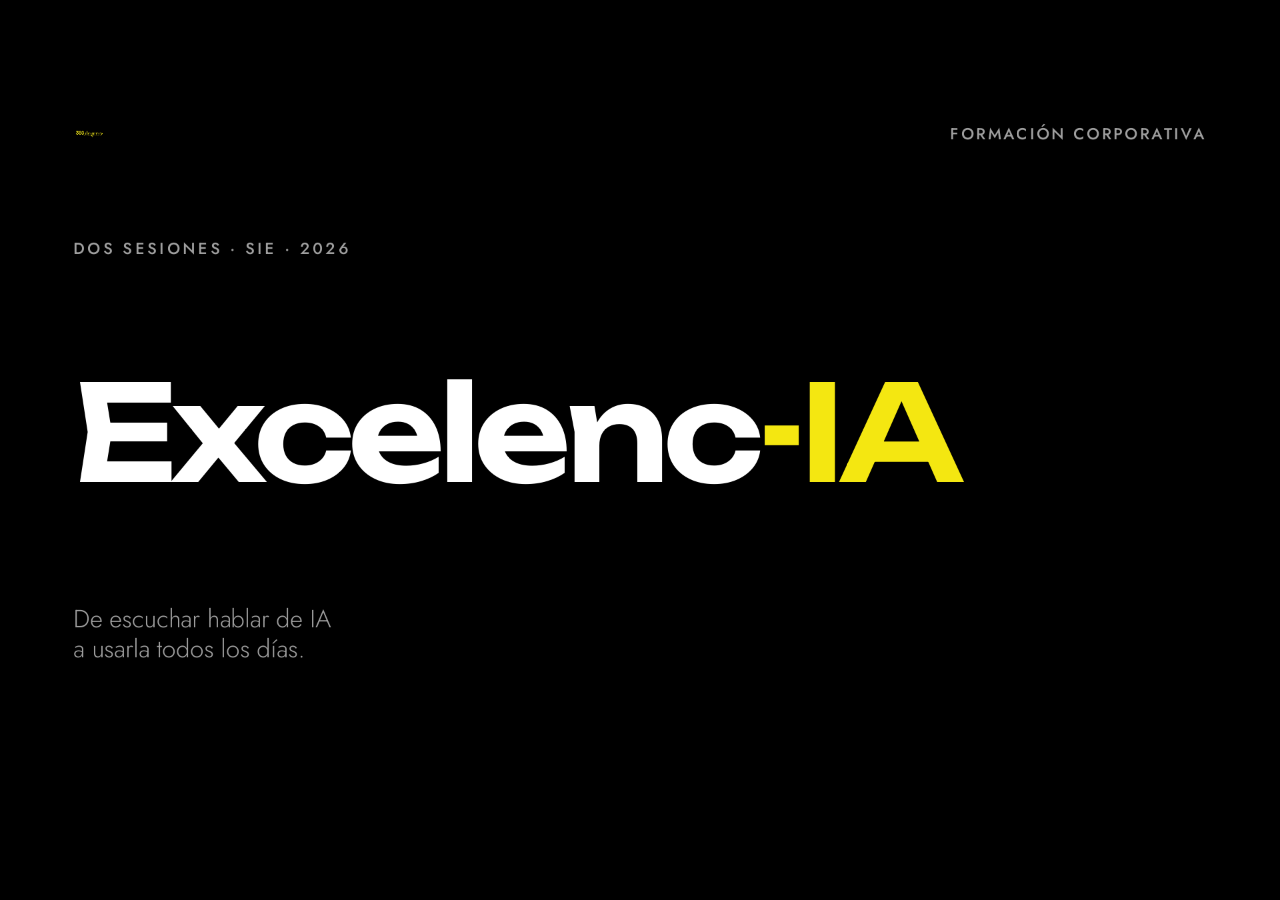
<file: formacion/index.html>
<!doctype html>
<html lang="es">
<head>
<meta charset="utf-8" />
<title>Formación Excelenc-IA — 360º Consulting</title>
<meta name="viewport" content="width=1920, initial-scale=1" />
<link rel="preconnect" href="https://fonts.googleapis.com" />
<link rel="preconnect" href="https://fonts.gstatic.com" crossorigin />
<link rel="stylesheet" href="styles.css?v=3" />
<script src="deck-stage.js"></script>
<script type="application/json" id="speaker-notes">
["[JORGE + ADRIANA]\n\nPresentaciones de Jorge y Adriana. Breve bienvenida.\n\n\"Bienvenidos a la formación Excelenc-IA. En las próximas dos sesiones vamos a ver cómo la IA puede cambiar cómo trabajáis, no en teoría, sino en vuestro día a día concreto.\"\n\n\"El objetivo es que salgáis con algo útil, que podáis usar el lunes mismo.\"\n\nTiempo: 1-2 minutos.\n\n→→→", "[JORGE]\n\n\"Antes de empezar con herramientas, quiero que os llevéis una idea que va a cambiar cómo veis vuestro día a día.\"\n\n\"En 2026 no gana quien sabe más de IA, gana quien la usa mejor. Por eso esta formación es radicalmente práctica. Cero teoría innecesaria. Todo lo que veamos tiene que caber en vuestro lunes por la mañana.\"\n\n→→→", "[JORGE]\n\nPresentar las tres áreas de la Sesión 1:\n\n\"Bloque uno: prompting ejecutivo — aprender a pedir bien. Bloque dos: construir vuestro propio copiloto. Bloque tres: cuatro problemas reales que podéis atacar desde mañana.\"\n\n\"Mañana, en la Sesión 2, pasamos de recuperar horas a convertir esas horas en ventaja competitiva.\"\n\n→→→", "[JORGE]\n\nVista previa de la Sesión 2. No entrar en detalle — es solo un preview.\n\n\"Ayer recuperamos horas. Mañana las convertimos en ventaja.\"\n\n→→→", "[JORGE — 15 min]\n\n\"Vuestro tiempo como directivos vale X€ la hora. La IA cuesta céntimos. Ahora mismo estáis gastando inteligencia cara — vuestro criterio, vuestra experiencia, vuestras relaciones — en tareas que la inteligencia barata resuelve mejor y más rápido.\"\n\n\"Preparar una propuesta comercial: 3-4 horas. Resumir una reunión: 30 minutos reconstruyendo de memoria. Buscar datos para una decisión: pelear con Excel. Escribir un email de follow-up que se pospone porque hay 20 urgencias delante.\"\n\n\"Cada una de estas tareas es necesaria. Pero ninguna requiere inteligencia humana de alto nivel.\"\n\n\"Lo que vamos a hacer en estas dos sesiones es enseñaros a reasignar: que lo mecánico lo haga la máquina, para que vosotros os dediquéis a lo que realmente marca la diferencia — vender, cuidar clientes, pensar estrategia.\"\n\n→→→", "[JORGE]\n\n\"Cada tarea mecánica que hacéis tiene un coste oculto: el de no estar pensando en lo que de verdad mueve la aguja.\"\n\n\"Hoy vamos a poner nombre a esas tareas y a devolverlas a la IA, que es donde pertenecen.\"\n\n→→→", "[JORGE]\n\n\"Un principio que va a ser transversal en todo: la IA propone, el humano decide. Siempre. Ningún email sale sin revisión vuestra, ninguna propuesta se envía sin vuestro OK.\"\n\n\"Si alguna vez algo os hace sentir que perdéis el control, estáis usando mal la herramienta.\"\n\nMini panorama de herramientas (2 min):\n\n\"Rápidamente, para que sepáis qué existe: ChatGPT (OpenAI), Gemini (Google), Claude (Anthropic), Microsoft Copilot (integrado en Office). Todos hacen cosas parecidas, cada uno tiene sus puntos fuertes. Hoy vamos a trabajar principalmente con ChatGPT porque es el más extendido y tiene funcionalidades que os van a encantar, pero todo lo que aprendáis es transferible a cualquiera de ellos.\"\n\nTransición a Adriana:\n\n\"Vale, con esta idea en mente — qué tareas deberíamos estar delegando y por qué — vamos a ir a algo que es la base de todo lo demás: cómo le pedimos las cosas a la IA.\"\n\n→→→ Va Adriana", "Separador visual de Sesión 1. \"De la información al insight.\" Tres bloques: prompting, co-piloto, casos reales.\n\nSin guion hablado — slide de transición.\n\n→→→", "[ADRIANA]\n\n\"Antes de tocar ninguna herramienta, hay una habilidad que lo cambia todo: saber pedir bien.\"\n\n\"Muchas veces la IA no falla porque no pueda hacer algo... falla porque no se lo estamos pidiendo bien.\"\n\n\"Y aquí hay un cambio importante de mentalidad: la responsabilidad de la calidad del resultado no es de la herramienta, es nuestra.\"\n\n\"Y esto es especialmente crítico en vuestro día a día... porque estáis constantemente tomando decisiones, preparando reuniones, gestionando equipos, proveedores, clientes...\"\n\n→→→", "[ADRIANA]\n\n\"No se trata de hablarle bonito a la IA. Se trata de darle instrucciones claras.\"\n\n\"Si os quedáis con una sola idea de estos dos días, que sea esta: saber pedir bien es una de las habilidades más importantes de esta década.\"\n\n→→→", "[ADRIANA]\n\n\"Hace un par de años la estructura del prompt era mucho más compleja y requería de una técnica muy concreta. Hoy con tener claro 4 conceptos es suficiente.\"\n\n\"CORF son cuatro cosas que tiene que tener cualquier petición bien hecha:\n— Contexto\n— Objetivo\n— Restricciones\n— Formato\"\n\nAhora ir a explicar cada uno en detalle con un ejemplo concreto.\n\n→→→", "[ADRIANA]\n\n\"El contexto es todo lo que la IA necesita saber para entender la situación.\"\n\n\"Si no le das contexto, va a asumir... y normalmente va a asumir mal.\"\n\nEjemplo:\n— Sin contexto: \"Prepárame una reunión con un proveedor\"\n— Con contexto: \"Mañana tengo una reunión con un proveedor de Channel Manager para un hotel de 120 habitaciones en Mallorca con alta estacionalidad\"\n\n\"Se supone que tú ya has configurado en tus ajustes de ChatGPT o Gemini quién eres tú y a qué te dedicas. Si no es así o estás usando una IA sin tus ajustes, deberás decirle qué es lo que haces tú.\"\n\n→→→", "[ADRIANA]\n\n\"El objetivo no es 'hacer la reunión'. Es qué quieres conseguir.\"\n\n\"Aquí es donde la mayoría de la gente se queda corta.\"\n\nEjemplo:\n— Malo: \"Prepárame la reunión\"\n— Bueno: \"Quiero entender si este proveedor puede mejorar nuestra ocupación en temporada baja y negociar condiciones económicas\"\n\n→→→", "[ADRIANA]\n\n\"Las restricciones son los límites: lo que no quieres que haga, o el tiempo que tienes, el tono que necesitas, el tipo de cliente al que te diriges, etc.\"\n\n\"Esto evita respuestas genéricas.\"\n\nEjemplo: \"La reunión dura 30 minutos, no quiero entrar en temas técnicos, y necesito salir con una decisión clara.\"\n\nImportante: pensar en lo que NO queremos. Eso suele ser más útil que lo que sí queremos.\n\n→→→", "[ADRIANA]\n\n\"El formato es cómo quieres que te entregue la respuesta.\"\n\n\"Si no lo defines, te devuelve lo que quiera.\"\n\nEjemplo: \"Dámelo en forma de guión con tiempos por bloque y esta estructura: apertura, preguntas clave, puntos de decisión.\"\n\nCierre de la parte teórica:\n\n\"Esto es lo único que tenéis que llevaros de esta parte: si mejoráis cómo pedís, mejora automáticamente lo que obtenéis. CORF: Contexto, Objetivos, Restricciones y Formato.\"\n\n→→→", "[ADRIANA]\n\n\"Si juntamos todo, el mismo prompt cambia completamente:\"\n\nEnseñar el bloque completo con los 4 componentes en colores.\n\n\"Vamos a copiar y pegar cada prompt en un chat nuevo y vemos qué nos devuelve.\"\n\n\"Está clara la diferencia, ¿no?\"\n\nTransición a Jorge:\n\n\"Y ahora, vamos un paso más allá. Jorge os tiene preparada una sorpresa con la que vais a cambiar radicalmente los resultados que obtenéis al preguntarle a la IA.\"\n\n→→→ Va Jorge", "[JORGE — 15-20 min]\n\nJorge muestra Better Prompter con el prompt que acabamos de crear.\n\n\"Lo que acabáis de ver es que con CORF se consiguen resultados mucho mejores. Pero claro, tener que acordarse siempre de los cuatro componentes, escribir mucho... Para eso os hemos preparado algo.\"\n\n[Instrucción: Abrir Better Prompter (GPT). Explicar los botones: crear prompt, mejorar prompt, sugerir prompts, etc.]\n\n\"Hoy nos vamos a centrar en crear un prompt, pero el resto también podéis utilizarlos: este os mejora un prompt que ya tenéis, este os sugiere prompts para vuestro caso de uso...\"\n\n[Instrucción: Demo en vivo — coger el mismo ejemplo del proveedor de Channel Manager. Meterlo en Better Prompter. Mostrar cómo el resultado es significativamente mejor que hacerlo a mano.]\n\n\"¿Veis? Es como tener un experto en prompting al lado que os ayuda a formular cada petición.\"\n\n[Instrucción: Ejercicio rápido — cada asistente piensa en una tarea real de su semana y la transforma en prompt usando CORF o Better Prompter.]\n\nEntregable: Compartir enlace al Better Prompter GPT.\n\n→→→ Va Adriana", "[ADRIANA — 25 min]\n\n\"Ahora vamos a dar un paso más.\"\n\n\"Hasta ahora hemos hablado de cómo pedir mejor... pero lo potente es no tener que empezar desde cero cada vez.\"\n\n\"Para eso creamos un copiloto: un asistente que ya sabe quién eres, qué haces y cómo trabajas.\"\n\n[NOTA INTERNA: Falta ampliar la parte teórica de qué es y para qué sirve un GPT — marcado en rojo por Adriana en el doc original]\n\nJorge contextualiza (si aplica):\n\n\"Cuando vosotros contratáis a un trabajador humano, ¿quién os va a hacer mejor trabajo? Una agencia externa que le decís 'búscame un recepcionista', o la persona de RRHH interna que conoce la misión, la visión, el problema concreto que queréis resolver? Con la IA es exactamente igual. Un asistente personalizado siempre va a dar mejores resultados que la IA genérica.\"\n\n→→→", "[ADRIANA]\n\n\"Crear un GPT es como contratar a una persona:\n— le dices qué tiene que hacer\n— cómo lo tiene que hacer\n— y con qué información cuenta\"\n\n\"Voy a enseñaros cómo se construye esto por dentro.\"\n\n\"Ya habéis usado el GPT de Better Prompter. Ahora vamos a ver cómo se crea uno para lo que vosotros queráis.\"\n\n\"Vamos a imaginar un caso real: un director de hotel que constantemente tiene que responder clientes, preparar reuniones, coordinar equipo, revisar proveedores.\"\n\n\"Podemos crear GPTs con el plan Go de ChatGPT que son 8€ mensuales o crear un GEM gratis en Gemini.\"\n\n→→→", "[ADRIANA]\n\n\"Un buen asistente tiene tres capas:\n1. Instrucciones — quién es, cómo habla, qué nunca hace.\n2. Conocimiento — tus documentos: marca, procedimientos, casos ganados.\n3. Capacidades — web, código, imagen, análisis de archivos.\"\n\n\"Vamos a ver cómo montar las tres sin escribir una línea de código.\"\n\n→→→", "[ADRIANA]\n\nMostrar brevemente dónde se crea un GPT en ChatGPT (panel izquierdo → GPTs → Explorar → +Crear+Configurar). Campos en blanco: nombre, descripción, instrucciones, conocimientos...\n\n\"Para que os sea aún más fácil, os vamos a regalar otro GPT que os ayude a configurar esto mejor. Se llama Creador de Asistentes y lo ha creado Jorge también.\"\n\n[Instrucción: Abrir Creador de Asistentes → botón \"Crear\" → conversación preparada.]\n\nPrompt usado: \"Eres un asesor estratégico personal de alto nivel especializado en el sector de hospitalidad de lujo y clubes exclusivos. Tu función es preparar al ejecutivo que te consulta para cualquier reunión o negociación importante, a preparar reuniones, coordinar equipo y gestionar clientes y proveedores con rigor. Quiero respuestas detalladas.\"\n\nIr siguiendo la conversación explicando cada paso:\n\n1. NOMBRE Y DESCRIPCIÓN: \"LUXURY HOSPITALITY ADVISOR\" — \"Strategic Advisor for a Hotel Director\"\n\n2. INSTRUCCIONES (lo que nos da el Creador de Asistentes):\n   — Objetivo principal\n   — Objetivos secundarios\n   — Estilo y reglas de escritura\n   — Reglas de oro\n\n3. INICIADORES DE CONVERSACIÓN / COMANDOS: \"Esto define cómo interactúas con él. Es decir, qué puede hacer cuando le pides algo.\"\n\n4. CONOCIMIENTOS: \"Esto es clave. Igual que a una persona le das contexto cuando entra en una empresa... aquí le das información base.\"\n   — Organigrama y roles del equipo\n   — Perfiles de interlocutores habituales\n   — Histórico de acuerdos con socios e inversores\n   — SOPs\n   — Calendario de eventos y temporadas claves\n   — Listado de proveedores activos\n   — Criterio de selección de proveedores\n   — Guía de comunicación y tono de marca\n   — Propuesta de valor y posicionamiento\n   — Listado de competidores\n\n\"Si no tenéis estos documentos, no pasa nada. El propio Creador de Asistentes os puede ayudar a crearlos. Preguntadle qué información necesita y os guiará.\"\n\n5. MODELO RECOMENDADO: \"Suele recomendar uno por defecto.\"\n\n6. FUNCIONES:\n   — Búsqueda en internet: para que además busque información actual\n   — Lienzo/Canvas: como un folio en blanco para añadir comentarios\n   — Generación de imágenes\n   — Intérprete de código y análisis de datos\n\nAl acabar: copiar texto → pegar en ChatGPT → crear GPT en 3 clics.\n\nEntregable: Compartir enlace al Creador de Asistentes GPT.\n\n→→→", "[ADRIANA]\n\n\"Cuando todo esto está definido, simplemente damos a 'Crear'... Y nos da la opción de que lo veas solo tú, cualquier persona con el enlace, o que lo publiques en la tienda de GPTs y ya lo tenemos funcionando.\"\n\n\"Esto mismo lo hacemos en Google Gemini.\"\n\n[Instrucción: Demo rápida crear Gem en Gemini.]\n\n\"Nuestra regla: elegid uno. Dominadlo antes de saltar al siguiente.\"\n\n→→→ Va Jorge", "[JORGE — 40 min]\n\n\"Ahora que sabéis pedir bien y tenéis vuestro copiloto configurado, lo vamos a poner a trabajar en situaciones que reconocéis de vuestro día a día.\"\n\nCuatro casos:\n1. Nunca pierdas una conversación (Fireflies) — 12 min\n2. Tu bandeja de entrada (Gmail) — 8 min\n3. Research con contexto (3 herramientas) — 8 min\n4. Documentar + base de conocimiento (Scribe + NotebookLM) — 10 min\n\n→→→", "[JORGE — 12 min]\n\n\"¿A cuántos os ha pasado tener una reunión y luego no acordaros de qué había que hacer exactamente? Levantar la mano.\"\n\n\"Con esta herramienta eso no os va a volver a pasar.\"\n\n[Instrucción: Presentar Fireflies — qué es, cómo funciona (se conecta a Meet/Zoom/Teams, graba, transcribe, resume automáticamente). Demo web: mostrar transcripción real anonimizada con resumen, action items, keywords.]\n\n[Instrucción: Demo app móvil — \"Esto es brutal. Con darle a este botón podéis grabar cualquier llamada de teléfono. Reunión con proveedor en el café, llamada con cliente desde el taxi...\"]\n\nDe 1 reunión → 5 outputs:\n1. Follow-up para el cliente\n2. Action items para el equipo\n3. Contenido para redes\n4. Documentación interna\n5. Email resumen\n\n\"Y esto no es ciencia ficción, esto lo uso yo todos los días.\"\n\n→→→", "[JORGE]\n\n[Instrucción: Enseñar Fireflies por dentro en directo. Mostrar la transcripción real, el resumen automático, los action items.]\n\nAlternativa gratuita: \"Si no queréis pagar de entrada, existe tl;dv que tiene transcripciones ilimitadas en su plan gratuito. Y si os gusta el concepto de grabar llamadas de teléfono, buscad Plaud Note — es un dispositivo físico que se pega al teléfono.\"\n\n\"Una herramienta, bien dominada, antes que tres a medias.\"\n\n→→→", "[JORGE — 8 min]\n\n⚠️ SLIDE CAMBIADA vs guion original. Guion original: \"Emails que no te dan pereza\" con Co-Piloto generando emails. Slide actual: integración nativa con Gmail.\n\nNotas adaptadas:\n\nGemini, ChatGPT y Claude se integran de forma nativa con Gmail.\n\n[Instrucción: Enseñar ejemplos rápidos de pasada, NO pararnos aquí:]\n— \"Revisa mi bandeja de entrada de los últimos 7 días.\"\n— \"Sácame info de los correos sobre SIE.\"\n— Redactar un correo rápido con el tono configurado.\n\n\"El objetivo es que veáis que la IA ya habla con vuestro correo.\"\n\nPara Outlook: \"Esto funciona igual copiando/pegando, o directamente usáis el copiloto en el navegador mientras tenéis Outlook abierto.\" / \"Con Copilot M365 si tenéis licencia.\"\n\n→→→", "[JORGE — 8 min]\n\n⚠️ SLIDE CAMBIADA vs guion original. Guion original: \"Preparado en 5 min\" con research rápido de hotel. Slide actual: bridge Fireflies + comparativa 3 herramientas.\n\nNotas adaptadas:\n\nPuente narrativo: \"Si es una reunión de seguimiento, la recuperamos de Fireflies. ¿Y si es un lead nuevo o alguien con quien no hemos hablado nunca?\"\n\n[Instrucción: Enseñar la misma pregunta sobre SIE en tres herramientas, una al lado de la otra:]\n— Perplexity → resultado generalista, fuentes verificadas\n— ChatGPT → bien, algo más de contexto\n— Claude → la más detallada, enlazada con tu empresa\n\nCierre del bloque: \"La clave es el contexto que le das.\"\n\n→→→", "[JORGE — 10 min]\n\n⚠️ SLIDE CAMBIADA vs guion original. Guion original: SOP genérico. Slide actual: Scribe en directo + NotebookLM.\n\nNotas adaptadas:\n\n\"¿Cuántos de vosotros tenéis procesos que solo sabe hacer una persona del equipo? Si esa persona se va de vacaciones o se marcha, el conocimiento se pierde.\"\n\nDos partes:\n\nA) Scribe en directo:\n[Instrucción: Arrancar la extensión de Chrome. Ejemplo: \"crear un GPT\". Dejar que Scribe documente cada paso con screenshots automáticas. Enseñar el resultado.]\n\n\"Normalmente los SOPs son un coñazo de hacer. Con Scribe literalmente grabáis la pantalla mientras hacéis la tarea y se documenta solo.\"\n\nB) Qué hacer con la documentación:\n— Subirla a ChatGPT / Claude / Gemini (con sync a Drive si procede)\n— Opción favorita: NotebookLM — base de conocimiento consultable por todo el equipo\n\n[Instrucción: Enseñar brevemente NotebookLM como preview de Fase 2.]\n\n\"Ese SOP lo podéis meter en la base de conocimientos de vuestro copiloto. Ahora la IA sabe exactamente cómo hacer las cosas en vuestra empresa.\"\n\n→→→", "[JORGE + ADRIANA — 5 min]\n\n\"Antes de cerrar: una micro-tarea para la próxima sesión.\"\n\n\"Elegid la tarea que más tiempo os consume en vuestra semana. Resolvedla con vuestro Co-Piloto usando el framework CORF. Traed el resultado el martes.\"\n\n\"Esto genera accountability: cuando veáis que vuestro compañero ahorró 2 horas en una propuesta, la adopción se acelera.\"\n\n[Instrucción: Compartir instrucciones escritas por chat/email.]\n\n→→→ FIN SESIÓN 1", "Separador visual de Sesión 2. \"De la ejecución a la ventaja competitiva.\" Cuatro bloques: presentaciones, datos, inteligencia competitiva, kit IA.\n\nSin guion hablado — slide de transición.\n\n→→→", "[ADRIANA]\n\nRecap breve de lo que hicimos ayer:\n— Prompting ejecutivo (CORF + Better Prompter)\n— Co-Piloto personal (GPT / Gem con el Creador de Asistentes)\n— Cuatro casos reales (Fireflies, Gmail, research, Scribe + NotebookLM)\n\n→→→", "[ADRIANA — 10 min]\n\nBienvenida compartida Jorge + Adriana.\n\n\"Antes de seguir, quiero que veamos qué ha pasado entre sesiones.\"\n\n\"¿Quién ha probado algo?\"\n\"¿Qué habéis hecho?\"\n\"¿Habéis intentado crear vuestro GPT personalizado?\"\n\"¿Habéis probado el Better Prompter?\"\n\"¿Qué ha funcionado? ¿Qué no?\"\n\n\"Esto no va de hacerlo perfecto... va de empezar.\"\n\n[Instrucción: Ajustes rápidos a los Co-Pilotos si alguien tiene dudas.]\n\n→→→", "[JORGE]\n\nPresentar los cuatro bloques de hoy: presentaciones, datos, inteligencia competitiva, kit IA.\n\n\"Todo construido sobre lo que ya dominasteis ayer.\"\n\n→→→ Va Adriana", "[ADRIANA — 35 min]\n\n\"Aquí vamos a ver cómo usar IA para preparar presentaciones de forma más rápida y con más impacto.\"\n\n→→→", "[ADRIANA]\n\n\"El proceso tiene cuatro pasos:\"\n\n1. Investigar interlocutor (con el co-piloto de ayer)\n2. Estructurar mensaje (con IA — narrativa, no bullets)\n3. Diseñar (con herramienta IA)\n4. Preparar seguimiento\n\n\"Las dos primeras las hacemos con el copiloto de ayer.\"\n\n→→→", "[ADRIANA]\n\nGoogle Canvas (gratuita):\n\"Nos venimos a Gemini → le damos a herramientas → Canvas → le metemos el prompt (que lo podemos siempre refinar en Better Prompter antes).\"\n\n\"Con ese prompt + documento que queramos maquetar, nos crea en unos minutos una propuesta estupenda.\"\n\n\"Es importante decirle en el prompt que no nos cambie nada de nuestro texto, que lo mantenga intacto.\"\n\n\"Para guardarlo podemos o bien pedirle que nos genere un PDF, o bien en compartir nos genera un link que podemos enviar por email.\"\n\nGamma (8€/mes, más profesional):\n\"La otra herramienta que podemos usar, mucho más profesional, es Gamma. Solo hay que darse de alta con usuario y contraseña y puedes probar de forma gratuita una presentación breve.\"\n\n\"Vamos a Gamma → crear nuevo → importar archivo → cargar archivo → presentación o documento.\"\n\nClaude Design:\n\"Cuando la plantilla no basta: layouts hechos a mano, tono editorial propio. Esta presentación que estáis viendo ahora mismo está hecha con Claude Design.\"\n\n[Instrucción: Ejercicio práctico — generar una presentación completa desde brief real en 20 min.]\n\n\"¿Cuánto le tendríais que pagar a un diseñador solo para que os haga presentaciones? ¿Cuántas horas? ¿Y luego que no es a vuestro gusto y tenéis que decirle que cambie esto? Esto os cuesta 8€ al mes.\"\n\n→→→ Va Jorge", "[JORGE — 25 min]\n\n\"La mayoría de ejecutivos no necesitáis un curso avanzado de Excel. Necesitáis resolver 3 cosas: fórmulas que no recordáis, tablas que necesitáis reorganizar y gráficos que presentar a dirección.\"\n\n\"La IA convierte eso en una conversación: subís vuestro Excel, le explicáis qué necesitáis en lenguaje normal, y obtenéis el resultado.\"\n\n→→→", "[JORGE]\n\n⚠️ SLIDE CAMBIADA vs guion original. Guion original: demo estacional/pricing/proyecciones. Slide actual: 2 caminos (subir vs integrar Claude en Excel).\n\nNotas adaptadas:\n\n\"Tratad Excel como una conversación, no como una hoja.\"\n\n[Instrucción: Enseñar brevemente la guía de análisis de 3 niveles que hemos preparado (descubrir, patrones, decidir).]\n\nDos caminos:\n\nCamino A — Subir:\n\"Subís vuestro Excel a ChatGPT, Gemini o Claude. Preguntáis en lenguaje natural, sin fórmulas. Tablas dinámicas, gráficas, anomalías — en segundos.\"\n\nCamino B — Integrar:\n\"Claude integrado dentro del propio Excel. Sin subir archivos, sin cambiar de ventana.\"\n\n[Instrucción: Demo en directo con el CSV ficticio del hotel — pedirle que \"lo ponga bonito\", gráficos, análisis.]\n\n\"Tanto ChatGPT como Claude como Gemini tienen integración nativa con archivos: subir un Excel y hacer preguntas en lenguaje natural funciona hoy, sin configuración, sin código.\"\n\n\"Y para los que usáis Excel en el entorno de Microsoft: Copilot ya hace algo parecido dentro de Excel directamente. Si vuestra empresa tiene licencia de Microsoft 365, probad Copilot en Excel.\"\n\n→→→ Va Adriana", "[ADRIANA — 20 min]\n\n\"La mayoría de decisiones en hotelería... se toman sin saber exactamente qué está haciendo tu competencia directa.\"\n\n\"Y cuando hablamos de hoteles como Anantara Villa Padierna en Benahavís, Marbella Resort... eso tiene impacto directo en ingresos.\"\n\n\"Porque no estás compitiendo solo en precio... estás compitiendo en posicionamiento, experiencia y percepción de valor.\"\n\n→→→", "[ADRIANA]\n\nReframe: \"Esto no va de copiar lo que hace Anantara.\"\n\n\"Va de entender:\n— por qué lo hace\n— para quién lo hace\n— y qué puedes aprender tú de eso\"\n\nFramework: Monitorizar → Analizar → Decidir.\n\n1. MONITORIZAR:\n\"Vamos a aterrizarlo con un caso real. Imagina que tienes un hotel premium en la Costa del Sol... y quieres entender cómo se posiciona Anantara.\"\n\n\"¿Qué observamos? No necesitamos mil datos. Necesitamos los correctos.\"\n— Precios por temporada\n— Tipo de cliente al que se dirige\n— Experiencias que vende\n— Cómo comunica el lujo\n\n\"Anantara no compite solo en habitaciones... compite en experiencia. Spa, golf, gastronomía, entorno...\"\n\nMensaje clave: \"Monitorizar no es mirar por mirar. Es mirar con intención.\"\n\n2. ANALIZAR (AQUÍ ESTÁ EL VALOR REAL):\n\"Aquí es donde la mayoría se queda corta.\"\n\n\"Ver que Anantara tiene precios altos no sirve de nada. Lo importante es entender por qué puede permitírselo.\"\n\n¿Qué vemos?\n— Posicionamiento ultra premium\n— Cliente internacional\n— Experiencia completa, no solo estancia\n\n\"Entonces la pregunta no es: '¿debería subir precios?'\"\n\"La pregunta es: '¿qué está justificando ese precio?'\"\n\nFrase clave: \"El precio es una consecuencia... no una estrategia.\"\n\n3. DECIDIR (DONDE GANAS DINERO):\n\"Y aquí es donde esto deja de ser interesante... y pasa a ser útil.\"\n\n\"Si entiendes bien lo que hace Anantara... puedes decidir cosas como:\n— ¿Tengo que competir en precio o en propuesta?\n— ¿Estoy comunicando bien el valor?\n— ¿Qué parte de la experiencia puedo reforzar?\"\n\n\"No es copiar. Es decidir mejor.\"\n\n→→→", "[ADRIANA]\n\n\"Ahora, todo esto... lo hacíamos a mano. Abrías 10 webs, comparabas, sacabas conclusiones... Ahora podéis hacerlo mucho más rápido.\"\n\n→→→ Va Jorge", "[JORGE — 5 min]\n\n\"Voy a usar el modo agente de ChatGPT para hacer este análisis.\"\n\n[Instrucción: Mostrar resultado pre-ejecutado del prompt de benchmarking de Anantara (el agente tarda demasiado para hacerlo en vivo). Enseñar el razonamiento por dentro: cómo el agente busca, compara, selecciona competidores, analiza y da recomendaciones.]\n\n\"Fijaos: en 5 minutos ha hecho lo que a un analista le llevaría un día entero. Ha seleccionado competidores, comparado precios, analizado posicionamiento, y os da recomendaciones estratégicas concretas.\"\n\n\"Y esto lo hemos hecho con el prompt que preparamos usando el Better Prompter. ¿Veis cómo todo se conecta?\"\n\n→→→", "[JORGE — 25 min]\n\n\"Cerramos con el toolkit práctico que os lleváis a la oficina.\"\n\n→→→", "[JORGE]\n\n⚠️ SLIDE CAMBIADA vs guion original. Consolida 3 secciones originales: \"Las 3 cosas que ya sabes hacer\" + \"Toolkit mobile-first\" + \"Cuadro comparativo\". Ahora es 1 sola slide: \"La IA vive en el móvil.\"\n\nNotas adaptadas:\n\n\"A partir del lunes: la IA también vive en el móvil.\"\n\n[Instrucción: Enseñar la guía/documento que hemos preparado con las apps recomendadas y cómo tenerlas en el teléfono.]\n\nApps: ChatGPT, Gemini, Claude, Fireflies — todas tienen app móvil completa.\n\n\"El 90% funciona desde el móvil. Aeropuerto, tren, café.\"\n\n\"No os volváis locos: empezad con 1-2, no con las 10.\"\n\n\"Os dejamos una guía completa con todas las apps recomendadas en los materiales de la formación.\"\n\nFunciones del \"+\" en ChatGPT (1 min):\n\"Una cosa rápida: en ChatGPT, si le dais al + a la izquierda del chat, veréis opciones como Deep Research (investigación profunda), Canvas (lienzo para editar), Estudiar y aprender... No vamos a entrar en detalle, pero que sepáis que están ahí.\"\n\nDiferencias herramientas (1 min):\n\"Y para que tengáis claro qué es cada cosa: ChatGPT es la más versátil, Gemini se integra con Google, Claude es excelente para textos largos, y Microsoft Copilot se integra en Outlook, Excel y Word si tenéis licencia. Os dejamos un cuadro resumen en los materiales.\"\n\n→→→", "[JORGE]\n\n\"Antes de irnos: 3 hábitos IA que implementáis esta semana. Con fecha concreta de revisión. Escribidlos ahora.\"\n\n1. Un prompt ejecutivo al día. CORF siempre, antes de escribir nada.\n2. Un asistente propio esta semana. Un rol, tres documentos, una instrucción.\n3. Revisión los viernes. Qué funcionó, qué automatizar la semana siguiente.\n\n[Instrucción: Dejar 2-3 min para que lo escriban en silencio.]\n\n→→→", "[JORGE]\n\n\"Lo que habéis aprendido es la Fase 1: Co-Pilotos. Es el primer paso del camino.\"\n\n\"Una vez sabéis dar los primeros pasos, os enseño hasta dónde puede llegar:\"\n\n\"Fase 2: Bases de conocimiento inteligentes por departamento. Sistemas que responden preguntas como '¿por qué perdemos clientes en Q4?' o '¿qué patrones predicen una reserva de alto valor?' Imaginad tener toda la información de vuestro hotel centralizada y poder preguntarle cosas.\"\n\n\"Fase 3: Agentes y automatizaciones. Workflows que se ejecutan solos: prospección automática, atención al cliente 24/7, reporting sin intervención humana.\"\n\n\"Para los que queráis ir más allá, 360º Consulting acompaña en ese camino.\"\n\n(Mencionar que The Real Thing ya ha solicitado el diagnóstico personalizado como ejemplo concreto de siguiente paso.)\n\n→→→", "[JORGE + ADRIANA]\n\n\"Muchas gracias por vuestro tiempo y vuestra participación. Los materiales os los mandamos por email con todo lo que hemos visto. Un placer.\"\n\njorge@360consulting.io"]
</script>
</head>
<body>

<deck-stage width="1920" height="1080">

<!-- 01 PORTADA -->
<section class="cover" data-label="Portada">
  <div class="top-chrome"><img src="assets/logo-full-yellow.png" alt="360º Consulting" /><span class="caps">Formación corporativa</span></div>
  <div class="inner">
    <p class="eyebrow" style="margin-bottom: 56px;">Dos sesiones · Sie · 2026</p>
    <h1 class="giant">Excelenc<span class="accent">-IA</span></h1>
    <p class="subtitle body--muted" style="margin-top: 56px; max-width: 1400px;">De escuchar hablar de IA<br/>a usarla todos los días.</p>
  </div>
</section>

<!-- 02 BIENVENIDA -->
<section data-label="Bienvenida">
  <div class="top-chrome"><img src="assets/logo-full-yellow.png" alt="" /><span class="caps">01 · Introducción</span></div>
  <p class="eyebrow">Bienvenida</p>
  <h2 class="title" style="margin-top: 40px; max-width: 1600px;">En 2026 no gana quien sabe más de IA.<br/>Gana quien la <span class="mark-rule">usa mejor</span>.</h2>
  <p class="subtitle body--muted" style="margin-top: 64px; max-width: 1400px;">Cero teoría innecesaria.<br/>Todo lo que veamos tiene que caber en vuestro lunes por la mañana.</p>
  <div class="page-foot"><span>Formación Excelenc-IA</span><span>01</span></div>
</section>

<!-- 03 Panorama Sesión 1 (HOY) -->
<section data-label="Panorama Hoy">
  <div class="top-chrome"><img src="assets/logo-full-yellow.png" alt="" /><span class="caps">01 · Introducción</span></div>
  <p class="eyebrow">Hoy · Sesión 1</p>
  <h2 class="title" style="margin-top: 32px;">De la información al <span class="accent">insight</span>.</h2>
  <div class="three-col" style="margin-top: 64px;">
    <div class="card card--accent-rule">
      <span class="label accent">Bloque 01</span>
      <p class="h">Prompting ejecutivo.</p>
      <p class="p body--muted">Cómo hablar con la IA para que trabaje a tu nivel. El marco CORF.</p>
    </div>
    <div class="card">
      <span class="label">Bloque 02</span>
      <p class="h">Tu Co-Piloto personal.</p>
      <p class="p body--muted">Construir un asistente propio con tus documentos y tu tono.</p>
    </div>
    <div class="card">
      <span class="label">Bloque 03</span>
      <p class="h">Problemas reales.</p>
      <p class="p body--muted">Cuatro casos accionables: reuniones, emails, prep de llamada, conocimiento.</p>
    </div>
  </div>
  <div class="page-foot"><span>Bienvenida</span><span>02</span></div>
</section>

<!-- 04 Panorama Sesión 2 (MAÑANA) -->
<section data-label="Panorama Manana">
  <div class="top-chrome"><img src="assets/logo-full-yellow.png" alt="" /><span class="caps">01 · Introducción</span></div>
  <p class="eyebrow">Mañana · Sesión 2</p>
  <h2 class="title" style="margin-top: 32px;">De la ejecución a la <span class="accent">ventaja competitiva</span>.</h2>
  <div class="four-col" style="margin-top: 64px;">
    <div class="card">
      <span class="label">Bloque 01</span>
      <p class="h">Presentaciones que convencen.</p>
    </div>
    <div class="card">
      <span class="label">Bloque 02</span>
      <p class="h">Datos sin dolor.</p>
    </div>
    <div class="card">
      <span class="label">Bloque 03</span>
      <p class="h">Inteligencia competitiva.</p>
    </div>
    <div class="card card--accent-rule">
      <span class="label accent">Bloque 04</span>
      <p class="h">Kit IA y plan de acción.</p>
    </div>
  </div>
  <p class="body body--muted" style="margin-top: 48px; font-size: 26px;">Ayer recuperamos horas. Mañana las convertimos en ventaja.</p>
  <div class="page-foot"><span>Bienvenida</span><span>03</span></div>
</section>

<!-- 05 Inteligencia barata vs cara -->
<section data-label="Inteligencia barata vs cara">
  <div class="top-chrome"><img src="assets/logo-full-yellow.png" alt="" /><span class="caps">01 · Introducción</span></div>
  <p class="eyebrow">Marco mental</p>
  <h2 class="title" style="margin-top: 40px;">Dos tipos de inteligencia en tu empresa.</h2>
  <div class="two-col" style="margin-top: 72px;">
    <div class="card">
      <span class="label">Inteligencia barata</span>
      <p class="h">Repetir, transcribir, copiar, formatear.</p>
      <p class="p body--muted">Todo lo que una máquina haría mejor que tú si se lo pidieras bien.</p>
    </div>
    <div class="card card--accent-rule">
      <span class="label accent">Inteligencia cara</span>
      <p class="h">Decidir, relacionar, crear, cerrar.</p>
      <p class="p body--muted">Donde realmente ganas o pierdes el negocio. Aquí debería estar tu tiempo.</p>
    </div>
  </div>
  <div class="page-foot"><span>Bienvenida</span><span>04</span></div>
</section>

<!-- 06 Coste oculto -->
<section data-label="Coste oculto">
  <div class="top-chrome"><img src="assets/logo-full-yellow.png" alt="" /><span class="caps">01 · Introducción</span></div>
  <div class="grow" style="display: flex; align-items: center;">
    <div>
      <p class="eyebrow">El cálculo que nadie hace</p>
      <h2 class="title" style="margin-top: 40px; max-width: 1600px;">Cada tarea mecánica tiene un coste oculto:<br/><span class="mark-rule">no estar pensando</span> en lo que mueve la aguja.</h2>
    </div>
  </div>
  <div class="page-foot"><span>Bienvenida</span><span>05</span></div>
</section>

<!-- 07 Regla de oro (IA propone, humano decide) -->
<section data-label="Regla de oro">
  <div class="top-chrome"><img src="assets/logo-full-yellow.png" alt="" /><span class="caps">01 · Introducción</span></div>
  <div class="grow" style="display: flex; align-items: center;">
    <div>
      <p class="eyebrow">Regla de oro</p>
      <p class="quote" style="margin-top: 40px;">La IA propone.<br/>El humano <span class="mark-rule">decide</span>.</p>
      <p class="body body--muted" style="margin-top: 48px; max-width: 1300px;">Si una herramienta te hace sentir que pierdes el control, la estás usando mal.</p>
    </div>
  </div>
  <div class="page-foot"><span>Bienvenida</span><span>06</span></div>
</section>

<!-- 07 SECTION DIVIDER — Sesión 1 -->
<section class="section-divider" data-label="Sesion 1 divider">
  <div class="top-chrome"><img src="assets/logo-full-yellow.png" alt="" /><span class="caps">Sesión 1 / 2</span></div>
  <div class="inner">
    <p class="index">Sesión 01 <span class="sep">/</span> <span style="color: var(--muted);">De la información al insight</span></p>
    <h2>De la información<br/>al <span class="accent">insight</span>.</h2>
    <p class="meta">Tres bloques · Prompting · Co-Piloto · Casos reales</p>
  </div>
</section>

<!-- 08 BLOQUE 1 Prompting -->
<section data-label="Bloque 1 Prompting">
  <div class="top-chrome"><img src="assets/logo-full-yellow.png" alt="" /><span class="caps">Sesión 1 · Bloque 1</span></div>
  <div class="grow" style="display: flex; align-items: flex-end;">
    <div>
      <p class="eyebrow">Bloque 1</p>
      <h2 class="title title--xl" style="margin-top: 32px;">El Arte de Pensar<br/>en Voz Alta.</h2>
      <p class="subtitle body--muted" style="margin-top: 40px; max-width: 1400px;">Prompting Ejecutivo.</p>
    </div>
  </div>
  <div class="page-foot"><span>Sesión 1 · Bloque 1</span><span>06</span></div>
</section>

<!-- 09 Una de las habilidades -->
<section data-label="Saber pedir es una de las habilidades">
  <div class="top-chrome"><img src="assets/logo-full-yellow.png" alt="" /><span class="caps">Sesión 1 · Bloque 1</span></div>
  <div class="grow" style="display: flex; align-items: center;">
    <div>
      <p class="eyebrow">La idea del día</p>
      <p class="quote" style="margin-top: 48px;">Saber pedir bien es <span class="accent">una de las habilidades más importantes</span><br/>de esta década.</p>
    </div>
  </div>
  <div class="page-foot"><span>Prompting ejecutivo</span><span>07</span></div>
</section>

<!-- 10 CORF cuatro piezas -->
<section data-label="CORF cuatro piezas">
  <div class="top-chrome"><img src="assets/logo-full-yellow.png" alt="" /><span class="caps">Sesión 1 · Bloque 1</span></div>
  <p class="eyebrow">Framework</p>
  <h2 class="title" style="margin-top: 40px;">CORF. Cuatro piezas, siempre en este orden.</h2>
  <div class="corf-grid" style="margin-top: 72px;">
    <div><span class="letter">C —</span><span class="word">Contexto</span><span class="hint">Quién eres, para quién, en qué situación.</span></div>
    <div><span class="letter">O —</span><span class="word">Objetivo</span><span class="hint">Qué necesitas exactamente.<br/>Verbo + resultado.</span></div>
    <div><span class="letter">R —</span><span class="word">Restricciones</span><span class="hint">Tono, longitud, idioma, qué evitar.</span></div>
    <div><span class="letter">F —</span><span class="word">Formato</span><span class="hint">Tabla, bullets, email listo, tres opciones.</span></div>
  </div>
  <div class="page-foot"><span>Prompting ejecutivo</span><span>08</span></div>
</section>

<!-- 11 Contexto -->
<section data-label="Contexto">
  <div class="top-chrome"><img src="assets/logo-full-yellow.png" alt="" /><span class="caps">Sesión 1 · Bloque 1</span></div>
  <p class="eyebrow accent">C · Contexto</p>
  <h2 class="title" style="margin-top: 40px;">Sin contexto, la IA está adivinando.</h2>
  <div class="ba-row" style="margin-top: 72px;">
    <div class="ba-col">
      <span class="ba-label ba-bad">Vago</span>
      <p class="ba-text body--muted">«Escríbeme un email de venta.»</p>
    </div>
    <div class="ba-col">
      <span class="ba-label ba-good">Con contexto</span>
      <p class="ba-text ba-text--good">«Soy director comercial de un hotel boutique en Mallorca; hablo con un cliente corporativo que ya nos conoce pero lleva seis meses sin reservar.»</p>
    </div>
  </div>
  <div class="page-foot"><span>Prompting ejecutivo</span><span>09</span></div>
</section>

<!-- 12 Objetivo -->
<section data-label="Objetivo">
  <div class="top-chrome"><img src="assets/logo-full-yellow.png" alt="" /><span class="caps">Sesión 1 · Bloque 1</span></div>
  <p class="eyebrow accent">O · Objetivo</p>
  <h2 class="title" style="margin-top: 40px;">Un verbo claro.<br/>Un resultado claro.</h2>
  <div class="two-col" style="margin-top: 64px;">
    <div>
      <p class="eyebrow body--muted">Débil</p>
      <p class="body body--muted" style="margin-top: 20px;">«Ayúdame con el email de reactivación.»</p>
    </div>
    <div>
      <p class="eyebrow accent">Ejecutivo</p>
      <p class="body" style="margin-top: 20px;">«Escríbeme un email para reactivar a un cliente corporativo dormido, con una propuesta concreta de valor para Q4.»</p>
    </div>
  </div>
  <div class="page-foot"><span>Prompting ejecutivo</span><span>10</span></div>
</section>

<!-- 13 Restricciones -->
<section data-label="Restricciones">
  <div class="top-chrome"><img src="assets/logo-full-yellow.png" alt="" /><span class="caps">Sesión 1 · Bloque 1</span></div>
  <p class="eyebrow accent">R · Restricciones</p>
  <h2 class="title" style="margin-top: 40px;">La diferencia entre genérico y tuyo.</h2>
  <div class="three-col" style="margin-top: 72px;">
    <div class="card"><span class="label">Tono</span><p class="h">Cercano pero formal.</p><p class="p body--muted">Tutear. Cero marketing.</p></div>
    <div class="card"><span class="label">Longitud</span><p class="h">Máx. 120 palabras.</p><p class="p body--muted">Un solo CTA al final.</p></div>
    <div class="card"><span class="label">Evitar</span><p class="h">Superlativos. Emoji.</p><p class="p body--muted">«Espero que te encuentres bien.»</p></div>
  </div>
  <div class="page-foot"><span>Prompting ejecutivo</span><span>11</span></div>
</section>

<!-- 14 Formato -->
<section data-label="Formato">
  <div class="top-chrome"><img src="assets/logo-full-yellow.png" alt="" /><span class="caps">Sesión 1 · Bloque 1</span></div>
  <p class="eyebrow accent">F · Formato</p>
  <h2 class="title" style="margin-top: 40px;">Si no lo dices, te devuelve lo que le apetece.</h2>
  <ul class="bullets" style="margin-top: 64px; max-width: 1500px;">
    <li><span>Tabla comparativa — para decidir rápido.</span></li>
    <li><span>Email listo para copiar — asunto, cuerpo, firma.</span></li>
    <li><span>Tres opciones etiquetadas A / B / C — para elegir.</span></li>
    <li><span>Resumen ejecutivo de 5 bullets + riesgos — para reunión.</span></li>
  </ul>
  <div class="page-foot"><span>Prompting ejecutivo</span><span>12</span></div>
</section>

<!-- 15 CORF completo -->
<section data-label="CORF completo">
  <div class="top-chrome"><img src="assets/logo-full-yellow.png" alt="" /><span class="caps">Sesión 1 · Bloque 1</span></div>
  <p class="eyebrow">Prompt ejecutivo · aplicado</p>
  <h2 class="title title--sm" style="margin-top: 24px;">Así se lee un prompt con las cuatro piezas.</h2>
  <div class="prompt-block" style="margin-top: 40px;">
    <span class="tag">Prompt</span>
    <p style="margin: 0;"><b>Contexto —</b> Soy director comercial de un hotel boutique de 32 habitaciones en Mallorca. Nuestro cliente "Acme Corp" reservó 5 noches en marzo y lleva 6 meses sin volver.</p>
    <p style="margin: 16px 0 0;"><b>Objetivo —</b> Escríbeme un email para reactivar esa cuenta, proponiendo un paquete corporativo para Q4.</p>
    <p style="margin: 16px 0 0;"><b>Restricciones —</b> Tono cercano formal, tuteo, máximo 120 palabras, en español, sin superlativos ni emojis.</p>
    <p style="margin: 16px 0 0;"><b>Formato —</b> Dame 3 versiones etiquetadas A / B / C, con asunto y cuerpo listos para copiar.</p>
  </div>
  <div class="page-foot"><span>Prompting ejecutivo</span><span>13</span></div>
</section>

<!-- 16 Better Prompter demo -->
<section data-label="Better Prompter demo">
  <div class="top-chrome"><img src="assets/logo-full-yellow.png" alt="" /><span class="caps">Sesión 1 · Bloque 1</span></div>
  <div class="grow" style="display: flex; align-items: center;">
    <div>
      <p class="eyebrow">Demo en vivo</p>
      <h2 class="title title--xl" style="margin-top: 32px;">Better<br/>Prompter.</h2>
      <p class="subtitle body--muted" style="margin-top: 40px; max-width: 1400px;">Misma petición, dos versiones. La diferencia que hace CORF en vivo.</p>
    </div>
  </div>
  <div class="page-foot"><span>Prompting ejecutivo</span><span>14</span></div>
</section>

<!-- 17 BLOQUE 2 Co-Piloto -->
<section data-label="Bloque 2 Co-Piloto">
  <div class="top-chrome"><img src="assets/logo-full-yellow.png" alt="" /><span class="caps">Sesión 1 · Bloque 2</span></div>
  <div class="grow" style="display: flex; align-items: flex-end;">
    <div>
      <p class="eyebrow">Bloque 2</p>
      <h2 class="title title--xl" style="margin-top: 32px;">Tu Co-Piloto<br/>personal.</h2>
      <p class="subtitle body--muted" style="margin-top: 40px; max-width: 1400px;">Un asistente que conoce tu empresa, no un chatbot genérico.</p>
    </div>
  </div>
  <div class="page-foot"><span>Sesión 1 · Bloque 2</span><span>15</span></div>
</section>

<!-- 18 Como contratar -->
<section data-label="Crear un GPT es contratar">
  <div class="top-chrome"><img src="assets/logo-full-yellow.png" alt="" /><span class="caps">Sesión 1 · Bloque 2</span></div>
  <div class="grow" style="display: flex; align-items: center;">
    <div>
      <p class="eyebrow">La metáfora</p>
      <p class="quote" style="margin-top: 48px;">Crear un GPT es como<br/>contratar a alguien. Cuanto<br/>mejor hagas el onboarding,<br/><span class="accent">mejor trabaja</span>.</p>
    </div>
  </div>
  <div class="page-foot"><span>Tu Co-Piloto personal</span><span>16</span></div>
</section>

<!-- 19 Anatomía asistente -->
<section data-label="Anatomia asistente">
  <div class="top-chrome"><img src="assets/logo-full-yellow.png" alt="" /><span class="caps">Sesión 1 · Bloque 2</span></div>
  <p class="eyebrow">Anatomía</p>
  <h2 class="title" style="margin-top: 40px;">Tres capas. Así de sencillo.</h2>
  <ol class="bullets bullets--num" style="margin-top: 72px; max-width: 1500px;">
    <li><span><b style="font-weight: 500;">Instrucciones.</b> Quién es, cómo habla, qué nunca hace.</span></li>
    <li><span><b style="font-weight: 500;">Conocimiento.</b> Tus documentos: marca, procedimientos, casos ganados.</span></li>
    <li><span><b style="font-weight: 500;">Capacidades.</b> Web, código, imagen, análisis de archivos.</span></li>
  </ol>
  <div class="page-foot"><span>Tu Co-Piloto personal</span><span>17</span></div>
</section>

<!-- 20 Caso Luxury Hospitality -->
<section data-label="Caso Luxury Hospitality">
  <div class="top-chrome"><img src="assets/logo-full-yellow.png" alt="" /><span class="caps">Sesión 1 · Bloque 2</span></div>
  <p class="eyebrow">Caso ejemplo</p>
  <h2 class="title" style="margin-top: 32px;">Luxury Hospitality Advisor.</h2>
  <div class="two-col" style="margin-top: 64px;">
    <div>
      <p class="eyebrow body--muted">Input</p>
      <ul class="bullets" style="margin-top: 24px;">
        <li><span>Brand book editorial del grupo.</span></li>
        <li><span>40 fichas de propiedad.</span></li>
        <li><span>Guía de tono y respuestas tipo.</span></li>
      </ul>
    </div>
    <div>
      <p class="eyebrow accent">Output · una tarde</p>
      <ul class="bullets" style="margin-top: 24px;">
        <li><span>Propuestas con la voz del grupo.</span></li>
        <li><span>Respuestas operativas para reservas.</span></li>
        <li><span>Plantilla replicable por propiedad.</span></li>
      </ul>
    </div>
  </div>
  <div class="page-foot"><span>Tu Co-Piloto personal</span><span>18</span></div>
</section>

<!-- 21 ChatGPT vs Gemini -->
<section data-label="ChatGPT vs Gemini">
  <div class="top-chrome"><img src="assets/logo-full-yellow.png" alt="" /><span class="caps">Sesión 1 · Bloque 2</span></div>
  <p class="eyebrow">¿Y si no queremos pagar por nuestros Co-Pilotos?</p>
  <h2 class="title" style="margin-top: 32px;">ChatGPT vs Gemini.</h2>
  <table class="compare" style="margin-top: 48px;">
    <thead><tr><th></th><th>ChatGPT</th><th>Gemini</th></tr></thead>
    <tbody>
      <tr><td class="tool">Precio</td><td>Desde 8 € / mes</td><td>Gratis. Versión Pro incluida en Google Workspace.</td></tr>
      <tr><td class="tool">Fuerte en</td><td>Razonamiento, GPTs a medida, ecosistema.</td><td>Drive y Gmail, contexto largo, análisis.</td></tr>
      <tr><td class="tool">Ideal si…</td><td>Quieres el estándar y construir asistentes propios.</td><td>Trabajas en Google Workspace y vives en Docs.</td></tr>
      <tr class="rule"><td class="tool">Nuestra regla</td><td colspan="2">Elegid uno. Dominadlo antes de saltar al siguiente.</td></tr>
    </tbody>
  </table>
  <div class="page-foot"><span>Tu Co-Piloto personal</span><span>19</span></div>
</section>

<!-- 22 BLOQUE 3 Casos -->
<section data-label="Bloque 3 Casos">
  <div class="top-chrome"><img src="assets/logo-full-yellow.png" alt="" /><span class="caps">Sesión 1 · Bloque 3</span></div>
  <div class="grow" style="display: flex; align-items: flex-end;">
    <div>
      <p class="eyebrow">Bloque 3</p>
      <h2 class="title title--xl" style="margin-top: 32px;">Problemas reales,<br/>soluciones reales.</h2>
      <p class="subtitle body--muted" style="margin-top: 40px; max-width: 1400px;">Cuatro casos que vas a usar esta misma semana.</p>
    </div>
  </div>
  <div class="page-foot"><span>Sesión 1 · Bloque 3</span><span>20</span></div>
</section>

<!-- 23 Caso 1 · Reuniones (narrativa fusionada) -->
<section data-label="Caso 1 Reuniones">
  <div class="top-chrome"><img src="assets/logo-full-yellow.png" alt="" /><span class="caps">Sesión 1 · Bloque 3</span></div>
  <p class="eyebrow">Caso 01 · Reuniones</p>
  <h2 class="title" style="margin-top: 32px;">Nunca pierdas<br/>una conversación.</h2>
  <p class="subtitle body--muted" style="margin-top: 40px; max-width: 1600px;">La IA escucha y ordena. Tú te concentras en la reunión. Y de una sola call salen <span class="accent">más de cinco outputs</span>.</p>

  <div style="margin-top: 72px; display: grid; grid-template-columns: 340px 1fr; gap: 88px; align-items: center;">
    <p class="hero-num" style="font-size: 220px; line-height: 0.9; margin: 0;">+5</p>
    <ol class="bullets bullets--num" style="max-width: 1100px;">
      <li><span>Transcripción completa con speaker.</span></li>
      <li><span>Resumen ejecutivo de una página.</span></li>
      <li><span>Lista de acciones con responsable y fecha.</span></li>
      <li><span>Email de follow-up listo para enviar.</span></li>
      <li><span>Y todo lo que te puedas imaginar…</span></li>
    </ol>
  </div>
  <div class="page-foot"><span>Casos</span><span>21</span></div>
</section>

<!-- 24 Caso 1 · Comparativa de herramientas -->
<section data-label="Reuniones Comparativa">
  <div class="top-chrome"><img src="assets/logo-full-yellow.png" alt="" /><span class="caps">Sesión 1 · Bloque 3</span></div>
  <p class="eyebrow">Herramientas</p>
  <h2 class="title" style="margin-top: 32px;">¿Con cuál nos quedamos?</h2>

  <table class="compare tools-compare" style="margin-top: 56px;">
    <thead>
      <tr>
        <th></th>
        <th>
          <span class="brand brand--fireflies"><span class="brand__dot"></span>Fireflies</span>
        </th>
        <th>
          <span class="brand brand--plaud"><span class="brand__sq"></span>PLAUD</span>
        </th>
        <th>
          <span class="brand brand--tldv"><span class="brand__tl">tl;</span>dv</span>
        </th>
      </tr>
    </thead>
    <tbody>
      <tr><td class="tool">Formato</td><td>Bot que se une a la call.</td><td>Grabadora física de bolsillo.</td><td>Bot que se une a la call.</td></tr>
      <tr><td class="tool">Ideal para</td><td>Videollamadas recurrentes.</td><td>Reuniones presenciales 1-a-1.</td><td>Clips y momentos por tema.</td></tr>
      <tr><td class="tool">Integraciones</td><td>CRM, Slack, Notion.</td><td>ChatGPT, Notion, Obsidian.</td><td>CRM, Slack, Notion.</td></tr>
      <tr><td class="tool">Precio</td><td>Plan gratis · desde 18 $/mes.</td><td>Hardware 159 $ + plan.</td><td>Plan gratis · Pro desde 18 $/mes.</td></tr>
      <tr class="rule"><td class="tool">Nuestra regla</td><td colspan="3">Una herramienta, bien dominada, antes que tres a medias.</td></tr>
    </tbody>
  </table>
  <div class="page-foot"><span>Casos</span><span>22</span></div>
</section>

<!-- 25 Caso 2 · Bandeja de entrada -->
<section data-label="Caso 2 Bandeja de entrada">
  <div class="top-chrome"><img src="assets/logo-full-yellow.png" alt="" /><span class="caps">Sesión 1 · Bloque 3</span></div>
  <p class="eyebrow">Caso 02 · Tu bandeja de entrada</p>
  <h2 class="title" style="margin-top: 32px;">Gemini, ChatGPT y Claude<br/>se integran con <span class="accent">Gmail</span>.</h2>
  <div class="three-col" style="margin-top: 64px;">
    <div class="card card--accent-rule">
      <span class="label accent">Revisar</span>
      <p class="h">«Revisa mi bandeja de los últimos 7 días.»</p>
    </div>
    <div class="card">
      <span class="label">Filtrar</span>
      <p class="h">«Sácame la info de los correos sobre SIE.»</p>
    </div>
    <div class="card">
      <span class="label">Redactar</span>
      <p class="h">Borrador listo en tu tono. Tú revisas y envías.</p>
    </div>
  </div>
  <div class="page-foot"><span>Casos</span><span>23</span></div>
</section>

<!-- 26 Caso 3 · Research con contexto -->
<section data-label="Caso 3 Research con contexto">
  <div class="top-chrome"><img src="assets/logo-full-yellow.png" alt="" /><span class="caps">Sesión 1 · Bloque 3</span></div>
  <p class="eyebrow">Caso 03 · Research</p>
  <h2 class="title" style="margin-top: 32px;">¿Y si es alguien con quien<br/><span class="accent">no has hablado nunca</span>?</h2>
  <p class="subtitle body--muted" style="margin-top: 40px; max-width: 1600px;">Si es un seguimiento, lo recuperamos de Fireflies. Si es un lead nuevo, necesitas contexto rápido. La misma pregunta, tres herramientas.</p>
  <div class="three-col" style="margin-top: 56px;">
    <div class="card">
      <span class="label">Perplexity</span>
      <p class="h">Generalista.</p>
      <p class="p body--muted">Datos públicos, fuentes verificadas. Bien para un vistazo rápido.</p>
    </div>
    <div class="card">
      <span class="label">ChatGPT</span>
      <p class="h">Con más contexto.</p>
      <p class="p body--muted">Cruza datos y aporta ángulos. Buen punto medio.</p>
    </div>
    <div class="card card--accent-rule">
      <span class="label accent">Claude</span>
      <p class="h">La más detallada.</p>
      <p class="p body--muted">Análisis profundo, enlazado con tu empresa. La clave: el contexto que le das.</p>
    </div>
  </div>
  <div class="page-foot"><span>Casos</span><span>24</span></div>
</section>

<!-- 27 Caso 4 · Documentar + Base de conocimiento -->
<section data-label="Caso 4 Documentar y base conocimiento">
  <div class="top-chrome"><img src="assets/logo-full-yellow.png" alt="" /><span class="caps">Sesión 1 · Bloque 3</span></div>
  <p class="eyebrow">Caso 04 · Conocimiento</p>
  <h2 class="title" style="margin-top: 32px;">Que no se pierda<br/>lo que sabemos.</h2>
  <div class="two-col" style="margin-top: 56px;">
    <div>
      <p class="eyebrow accent">A · Documentar</p>
      <p class="body" style="margin-top: 20px; font-weight: 400;">Scribe en directo.</p>
      <p class="body body--muted" style="margin-top: 12px;">Grabas la pantalla mientras haces la tarea. Scribe documenta cada paso en un SOP automático.</p>
      <p class="body body--muted" style="margin-top: 12px;">Ejemplo: «crear un GPT» — arrancamos la extensión y dejamos que trabaje.</p>
    </div>
    <div>
      <p class="eyebrow accent">B · Conectar</p>
      <p class="body" style="margin-top: 20px; font-weight: 400;">Qué hacer con la documentación.</p>
      <ul class="bullets" style="margin-top: 12px;">
        <li><span>Subirla a ChatGPT / Claude / Gemini.</span></li>
        <li><span>Sincronizar con Drive para tenerla siempre actualizada.</span></li>
        <li><span>Favorita: <b style="font-weight: 500;">NotebookLM</b> — base de conocimiento consultable por todo el equipo.</span></li>
      </ul>
    </div>
  </div>
  <div class="page-foot"><span>Casos</span><span>25</span></div>
</section>

<!-- 28 Cierre S1 — yellow full-bleed (1 of ~2 yellow slides) -->
<section class="cover cover--yellow" data-label="Cierre Sesion 1">
  <div class="top-chrome"><img src="assets/logo-full-black.png" alt="" /><span class="caps">Cierre Sesión 1</span></div>
  <div class="inner">
    <p class="eyebrow" style="color: rgba(0,0,0,0.6);">Micro-tarea para mañana</p>
    <h2 class="title title--xl" style="margin-top: 32px; color: var(--brand-black);">Elige UNA tarea<br/>mecánica de tu<br/>semana. Automatízala.</h2>
    <p class="subtitle" style="margin-top: 40px; max-width: 1400px; color: rgba(0,0,0,0.75);">Mañana la compartimos al arrancar la Sesión 2.</p>
  </div>
</section>

<!-- 29 SECTION DIVIDER — Sesión 2 -->
<section class="section-divider" data-label="Sesion 2 divider">
  <div class="top-chrome"><img src="assets/logo-full-yellow.png" alt="" /><span class="caps">Sesión 2 / 2</span></div>
  <div class="inner">
    <p class="index">Sesión 02 <span class="sep">/</span> <span style="color: var(--muted);">De la ejecución a la ventaja</span></p>
    <h2>De la ejecución<br/>a la <span class="accent">ventaja competitiva</span>.</h2>
    <p class="meta">Cuatro bloques · Presentaciones · Datos · Inteligencia · Kit</p>
  </div>
</section>

<!-- 30 Panorama · Ayer (Sesión 2 — recap) -->
<section data-label="Panorama Ayer">
  <div class="top-chrome"><img src="assets/logo-full-yellow.png" alt="" /><span class="caps">Sesión 2 · Recap</span></div>
  <p class="eyebrow">Ayer · Sesión 1</p>
  <h2 class="title" style="margin-top: 32px;">De dónde venimos.</h2>
  <div class="three-col" style="margin-top: 64px;">
    <div class="card">
      <span class="label">Bloque 01</span>
      <p class="h">Prompting ejecutivo.</p>
      <p class="p body--muted">CORF: contexto, objetivo, restricciones, formato.</p>
    </div>
    <div class="card">
      <span class="label">Bloque 02</span>
      <p class="h">Tu Co-Piloto personal.</p>
      <p class="p body--muted">Un asistente con tus documentos y tu tono.</p>
    </div>
    <div class="card">
      <span class="label">Bloque 03</span>
      <p class="h">Problemas reales.</p>
      <p class="p body--muted">Reuniones, emails, prep de llamada, conocimiento.</p>
    </div>
  </div>
  <div class="page-foot"><span>Sesión 2 · Recap</span><span>26</span></div>
</section>

<!-- 31 Apertura S2 — ¿qué ha pasado entre sesiones? -->
<section data-label="Apertura Sesion 2">
  <div class="top-chrome"><img src="assets/logo-full-yellow.png" alt="" /><span class="caps">Sesión 2 · Apertura</span></div>
  <p class="eyebrow">Apertura</p>
  <h2 class="title" style="margin-top: 40px;">¿Qué ha pasado<br/>entre sesiones?</h2>
  <p class="subtitle body--muted" style="margin-top: 56px; max-width: 1500px;">Cinco minutos para compartir la micro-tarea de ayer. Lo que funcionó, lo que atascó, lo que sorprendió.</p>
  <div class="page-foot"><span>Apertura</span><span>27</span></div>
</section>

<!-- 32 Panorama · Hoy (Sesión 2 — agenda) -->
<section data-label="Panorama Hoy Sesion 2">
  <div class="top-chrome"><img src="assets/logo-full-yellow.png" alt="" /><span class="caps">Sesión 2 · Agenda</span></div>
  <p class="eyebrow">Hoy · Sesión 2</p>
  <h2 class="title" style="margin-top: 32px;">A dónde vamos.</h2>
  <div class="four-col" style="margin-top: 64px;">
    <div class="card card--accent-rule">
      <span class="label accent">Bloque 01</span>
      <p class="h">Presentaciones que convencen.</p>
    </div>
    <div class="card">
      <span class="label">Bloque 02</span>
      <p class="h">Datos sin dolor.</p>
    </div>
    <div class="card">
      <span class="label">Bloque 03</span>
      <p class="h">Inteligencia competitiva.</p>
    </div>
    <div class="card">
      <span class="label">Bloque 04</span>
      <p class="h">Kit IA y plan de acción.</p>
    </div>
  </div>
  <div class="page-foot"><span>Agenda</span><span>28</span></div>
</section>

<!-- 31 BLOQUE 1 Presentaciones -->
<section data-label="Bloque 1 S2 Presentaciones">
  <div class="top-chrome"><img src="assets/logo-full-yellow.png" alt="" /><span class="caps">Sesión 2 · Bloque 1</span></div>
  <div class="grow" style="display: flex; align-items: flex-end;">
    <div>
      <p class="eyebrow">Bloque 1</p>
      <h2 class="title title--xl" style="margin-top: 32px;">Presentaciones<br/>que convencen.</h2>
      <p class="subtitle body--muted" style="margin-top: 40px; max-width: 1400px;">De un documento a un deck pulido sin perder la tarde.</p>
    </div>
  </div>
  <div class="page-foot"><span>Sesión 2 · Bloque 1</span><span>27</span></div>
</section>

<!-- 32 Flujo 4 pasos -->
<section data-label="Flujo cuatro pasos">
  <div class="top-chrome"><img src="assets/logo-full-yellow.png" alt="" /><span class="caps">Sesión 2 · Bloque 1</span></div>
  <p class="eyebrow">El flujo</p>
  <h2 class="title" style="margin-top: 40px;">Cuatro pasos. Tres los hace la IA.</h2>
  <div class="four-col" style="margin-top: 64px;">
    <div class="card"><span class="label">01 · Briefing</span><p class="h">Objetivo, audiencia, punchline.</p></div>
    <div class="card"><span class="label">02 · Estructura</span><p class="h">Titulares de cada slide.</p></div>
    <div class="card"><span class="label">03 · Contenido</span><p class="h">Texto y ejemplos por slide.</p></div>
    <div class="card card--accent-rule"><span class="label accent">04 · Diseño</span><p class="h">Decides tú.</p></div>
  </div>
  <div class="page-foot"><span>Presentaciones</span><span>28</span></div>
</section>

<!-- 33 Canvas + Gamma -->
<section data-label="Canvas + Gamma + Claude">
  <div class="top-chrome"><img src="assets/logo-full-yellow.png" alt="" /><span class="caps">Sesión 2 · Bloque 1</span></div>
  <p class="eyebrow">Stack recomendado</p>
  <h2 class="title" style="margin-top: 32px;">Canvas para pensar.<br/>Gamma y Claude para diseñar.</h2>
  <div class="three-col" style="margin-top: 56px;">
    <div class="card">
      <span class="label">Google Canvas</span>
      <p class="h">Guion y estructura.</p>
      <p class="p body--muted">Iteras el esqueleto en lenguaje natural. La IA discute contigo el orden de las slides antes de pintar nada.</p>
    </div>
    <div class="card">
      <span class="label">Gamma</span>
      <p class="h">Deck final.</p>
      <p class="p body--muted">Pegas el guion, eliges plantilla, y obtienes un deck exportable a PPT o PDF.</p>
    </div>
    <div class="card card--accent-rule">
      <span class="label accent">Claude Design</span>
      <p class="h">Diseño a medida.</p>
      <p class="p body--muted">Cuando la plantilla no basta: layouts hechos a mano, tono editorial propio, y composiciones que no parecen de IA.</p>
    </div>
  </div>
  <div class="page-foot"><span>Presentaciones</span><span>29</span></div>
</section>

<!-- 34 BLOQUE 2 Datos -->
<section data-label="Bloque 2 S2 Datos">
  <div class="top-chrome"><img src="assets/logo-full-yellow.png" alt="" /><span class="caps">Sesión 2 · Bloque 2</span></div>
  <div class="grow" style="display: flex; align-items: flex-end;">
    <div>
      <p class="eyebrow">Bloque 2</p>
      <h2 class="title title--xl" style="margin-top: 32px;">Datos<br/>sin dolor.</h2>
      <p class="subtitle body--muted" style="margin-top: 40px; max-width: 1400px;">Excel deja de ser un muro.</p>
    </div>
  </div>
  <div class="page-foot"><span>Sesión 2 · Bloque 2</span><span>30</span></div>
</section>

<!-- 35 Excel como conversación + dos caminos -->
<section data-label="Excel como conversacion">
  <div class="top-chrome"><img src="assets/logo-full-yellow.png" alt="" /><span class="caps">Sesión 2 · Bloque 2</span></div>
  <p class="eyebrow">Mindset</p>
  <h2 class="title" style="margin-top: 40px;">Trata Excel como<br/>una <span class="accent">conversación</span>.</h2>
  <div class="two-col" style="margin-top: 56px;">
    <div>
      <p class="eyebrow body--muted">Camino A · Subir</p>
      <p class="body" style="margin-top: 20px;">Sube tu Excel a ChatGPT, Gemini o Claude. Pregunta en lenguaje natural. Sin fórmulas, sin jerga.</p>
      <ul class="bullets" style="margin-top: 24px;">
        <li><span>Tablas dinámicas, gráficas, anomalías — en segundos.</span></li>
        <li><span>Tres niveles de preguntas: descubrir, buscar patrones, decidir.</span></li>
      </ul>
    </div>
    <div>
      <p class="eyebrow accent">Camino B · Integrar</p>
      <p class="body" style="margin-top: 20px;">Claude dentro del propio Excel. Sin subir archivos. Sin cambiar de ventana.</p>
      <ul class="bullets" style="margin-top: 24px;">
        <li><span>«Ponme esto bonito» — gráficos, formato, análisis.</span></li>
        <li><span>Demo en directo con el CSV de un hotel ficticio.</span></li>
      </ul>
    </div>
  </div>
  <div class="page-foot"><span>Datos sin dolor</span><span>31</span></div>
</section>

<!-- 36 BLOQUE 3 Inteligencia -->
<section data-label="Bloque 3 S2 Inteligencia">
  <div class="top-chrome"><img src="assets/logo-full-yellow.png" alt="" /><span class="caps">Sesión 2 · Bloque 3</span></div>
  <div class="grow" style="display: flex; align-items: flex-end;">
    <div>
      <p class="eyebrow">Bloque 3</p>
      <h2 class="title title--xl" style="margin-top: 32px;">Inteligencia<br/>competitiva.</h2>
      <p class="subtitle body--muted" style="margin-top: 40px; max-width: 1400px;">Saber qué pasa fuera antes de que te lo cuenten.</p>
    </div>
  </div>
  <div class="page-foot"><span>Sesión 2 · Bloque 3</span><span>32</span></div>
</section>

<!-- 37 Monitorizar analizar decidir -->
<section data-label="Monitorizar analizar decidir">
  <div class="top-chrome"><img src="assets/logo-full-yellow.png" alt="" /><span class="caps">Sesión 2 · Bloque 3</span></div>
  <p class="eyebrow">Ciclo</p>
  <h2 class="title" style="margin-top: 40px;">Monitorizar · Analizar · Decidir.</h2>
  <div class="three-col" style="margin-top: 64px;">
    <div class="card"><span class="label">01 · Monitorizar</span><p class="h">Señales.</p><p class="p body--muted">Competencia, tendencias, regulación, prensa.</p></div>
    <div class="card"><span class="label">02 · Analizar</span><p class="h">Patrones.</p><p class="p body--muted">La IA cruza y descarta ruido. Subraya lo que importa.</p></div>
    <div class="card card--accent-rule"><span class="label accent">03 · Decidir</span><p class="h">Tú.</p><p class="p body--muted">La máquina nunca decide. Solo te da el briefing.</p></div>
  </div>
  <div class="page-foot"><span>Inteligencia competitiva</span><span>33</span></div>
</section>

<!-- 38 Caso Anantara -->
<section data-label="Caso Anantara">
  <div class="top-chrome"><img src="assets/logo-full-yellow.png" alt="" /><span class="caps">Sesión 2 · Bloque 3</span></div>
  <p class="eyebrow">Caso cliente</p>
  <h2 class="title" style="margin-top: 32px;">Anantara. Radar semanal.</h2>
  <div class="two-col" style="margin-top: 64px;">
    <div>
      <p class="eyebrow body--muted">Antes</p>
      <p class="hero-num" style="font-size: 140px; color: var(--muted); margin-top: 10px;">1 FTE</p>
      <p class="body body--muted" style="margin-top: 10px;">Analista dedicado a compilar informes.</p>
    </div>
    <div>
      <p class="eyebrow accent">Ahora</p>
      <p class="hero-num" style="font-size: 140px; margin-top: 10px;">15′</p>
      <p class="body body--muted" style="margin-top: 10px;">Cada lunes. Briefing de tres páginas revisado por dirección.</p>
    </div>
  </div>
  <div class="page-foot"><span>Inteligencia competitiva</span><span>34</span></div>
</section>

<!-- 39 Demo agente -->
<section data-label="Demo modo agente">
  <div class="top-chrome"><img src="assets/logo-full-yellow.png" alt="" /><span class="caps">Sesión 2 · Bloque 3</span></div>
  <p class="eyebrow">Demo</p>
  <h2 class="title" style="margin-top: 32px;">Modo agente. La IA <span class="accent">actúa</span>.</h2>
  <div class="three-col" style="margin-top: 56px;">
    <div class="card"><span class="label">Abre</span><p class="h">Pestañas y apps.</p><p class="p body--muted">Navega sola para completar la tarea.</p></div>
    <div class="card"><span class="label">Compara</span><p class="h">Precios y proveedores.</p><p class="p body--muted">Monta tablas de decisión por ti.</p></div>
    <div class="card"><span class="label">Rellena</span><p class="h">Formularios y hojas.</p><p class="p body--muted">Con supervisión siempre.</p></div>
  </div>
  <p class="body body--muted" style="margin-top: 48px; font-size: 26px;">Usar con pies de plomo. El potencial es grande; el control, también.</p>
  <div class="page-foot"><span>Inteligencia competitiva</span><span>35</span></div>
</section>

<!-- 40 BLOQUE 4 Kit IA -->
<section data-label="Bloque 4 Kit IA">
  <div class="top-chrome"><img src="assets/logo-full-yellow.png" alt="" /><span class="caps">Sesión 2 · Bloque 4</span></div>
  <div class="grow" style="display: flex; align-items: flex-end;">
    <div>
      <p class="eyebrow">Bloque 4</p>
      <h2 class="title title--xl" style="margin-top: 32px;">Kit IA.</h2>
      <p class="subtitle body--muted" style="margin-top: 40px; max-width: 1400px;">El toolkit que te llevas a la oficina.</p>
    </div>
  </div>
  <div class="page-foot"><span>Sesión 2 · Bloque 4</span><span>36</span></div>
</section>

<!-- 41 A partir del lunes · La IA vive en el móvil -->
<section data-label="A partir del lunes">
  <div class="top-chrome"><img src="assets/logo-full-yellow.png" alt="" /><span class="caps">Sesión 2 · Bloque 4</span></div>
  <p class="eyebrow">A partir del lunes</p>
  <h2 class="title" style="margin-top: 32px;">La IA también vive<br/>en el <span class="accent">móvil</span>.</h2>
  <p class="subtitle body--muted" style="margin-top: 40px; max-width: 1500px;">Todo lo que hemos visto funciona desde el teléfono. Aeropuerto, tren, café. No necesitáis el ordenador para empezar.</p>
  <div class="four-col" style="margin-top: 56px;">
    <div class="tool-cell"><span class="name">ChatGPT</span><span class="for">Prompts, GPTs, análisis, voz.</span><span class="price">iOS · Android</span></div>
    <div class="tool-cell"><span class="name">Gemini</span><span class="for">Integración Google, Gems gratis.</span><span class="price">iOS · Android</span></div>
    <div class="tool-cell"><span class="name">Claude</span><span class="for">Textos largos, análisis profundo.</span><span class="price">iOS · Android</span></div>
    <div class="tool-cell"><span class="name">Fireflies</span><span class="for">Grabar llamadas con un botón.</span><span class="price">iOS · Android</span></div>
  </div>
  <p class="body body--muted" style="margin-top: 40px; font-size: 26px;">Os dejamos una guía completa con todas las apps recomendadas en los materiales de la formación.</p>
  <div class="page-foot"><span>Kit IA</span><span>37</span></div>
</section>

<!-- 44 Plan de acción -->
<section data-label="Plan de accion">
  <div class="top-chrome"><img src="assets/logo-full-yellow.png" alt="" /><span class="caps">Sesión 2 · Bloque 4</span></div>
  <p class="eyebrow">Plan de acción</p>
  <h2 class="title" style="margin-top: 32px;">Tres hábitos. Empiezan mañana.</h2>
  <ol class="bullets bullets--num" style="margin-top: 72px; max-width: 1500px;">
    <li><span><b style="font-weight: 500;">Un prompt ejecutivo al día.</b> CORF, siempre, antes de escribir nada.</span></li>
    <li><span><b style="font-weight: 500;">Un asistente propio esta semana.</b> Un rol, tres documentos, una instrucción.</span></li>
    <li><span><b style="font-weight: 500;">Revisión los viernes.</b> Qué funcionó, qué automatizar la semana siguiente.</span></li>
  </ol>
  <div class="page-foot"><span>Kit IA</span><span>40</span></div>
</section>

<!-- 45 Roadmap -->
<section data-label="Roadmap tres fases">
  <div class="top-chrome"><img src="assets/logo-full-yellow.png" alt="" /><span class="caps">Sesión 2 · Cierre</span></div>
  <p class="eyebrow">Roadmap</p>
  <h2 class="title" style="margin-top: 32px;">Tres fases. No te saltes ninguna.</h2>
  <div class="roadmap" style="margin-top: 56px;">
    <div class="phase phase--first">
      <span class="fase-label accent">Fase 01 · 30 días</span>
      <h3 class="phase-title">Adopción.</h3>
      <p class="phase-body">Un prompt ejecutivo al día. Un asistente personal. Medir horas recuperadas.</p>
    </div>
    <div class="phase">
      <span class="fase-label">Fase 02 · 90 días</span>
      <h3 class="phase-title">Integración.</h3>
      <p class="phase-body">Flujos compartidos entre personas. Plantillas de equipo. Radar semanal.</p>
    </div>
    <div class="phase">
      <span class="fase-label">Fase 03 · 180 días</span>
      <h3 class="phase-title">Ventaja.</h3>
      <p class="phase-body">Procesos rediseñados. Producto tocado por IA. Decisiones con datos frescos.</p>
    </div>
  </div>
  <div class="page-foot"><span>Cierre</span><span>41</span></div>
</section>

<!-- 46 Gracias -->
<section class="cover" data-label="Gracias">
  <div class="top-chrome"><img src="assets/logo-full-yellow.png" alt="" /><span class="caps">Formación Excelenc-IA</span></div>
  <div class="inner">
    <p class="eyebrow" style="margin-bottom: 56px;">Hasta aquí</p>
    <h1 class="giant">Gracias<span class="accent">.</span></h1>
    <p class="subtitle body--muted" style="margin-top: 56px; max-width: 1400px;">La herramienta queda en tus manos.<br/>Nosotros seguimos a un mensaje de distancia.</p>
    <p class="body body--muted" style="margin-top: 80px; font-size: 26px; letter-spacing: 0.14em; text-transform: uppercase;">360º Consulting · jorge@360consulting.io</p>
  </div>
</section>

</deck-stage>

<!-- Tweaks -->
<div id="tweaks-panel">
  <h3>Tweaks</h3>
  <div class="row">
    <label>Tema de fondo</label>
    <div class="seg" data-group="theme">
      <button data-val="dark" data-active>Negro</button>
      <button data-val="light">Blanco</button>
    </div>
  </div>
  <div class="row">
    <label>Color de acento</label>
    <div class="seg" data-group="accent">
      <button data-val="#F4E711" data-active>Amarillo</button>
      <button data-val="#FF5A1F">Naranja</button>
      <button data-val="#00E58C">Verde</button>
    </div>
  </div>
  <div class="row">
    <label>Escala tipográfica</label>
    <input id="tw-type" type="range" min="0.85" max="1.2" step="0.01" value="0.85" />
  </div>
</div>

<script>
(() => {
  const TWEAK_DEFAULTS = /*EDITMODE-BEGIN*/{
    "theme": "dark",
    "accent": "#F4E711",
    "typeScale": 0.85
  }/*EDITMODE-END*/;

  const state = { ...TWEAK_DEFAULTS };

  function applyAll() {
    const root = document.documentElement;
    if (state.theme === 'light') {
      root.setAttribute('data-theme', 'light');
      document.body.style.background = '#fff';
    } else {
      root.removeAttribute('data-theme');
      document.body.style.background = '#000';
    }
    root.style.setProperty('--accent', state.accent);
    root.style.setProperty('--brand-yellow', state.accent);
    const s = state.typeScale;
    root.style.setProperty('--fs-hero', (140 * s) + 'px');
    root.style.setProperty('--fs-title', (78 * s) + 'px');
    root.style.setProperty('--fs-subtitle', (44 * s) + 'px');
    root.style.setProperty('--fs-body', (32 * s) + 'px');
    root.style.setProperty('--fs-small', (26 * s) + 'px');
  }
  applyAll();

  // Set range to match default
  const tr = document.getElementById('tw-type');
  if (tr) tr.value = state.typeScale;

  const panel = document.getElementById('tweaks-panel');
  function pushToHost() {
    try { window.parent.postMessage({ type: '__edit_mode_set_keys', edits: state }, '*'); } catch(e){}
  }
  panel.querySelectorAll('.seg').forEach(seg => {
    // sync active from state
    const group = seg.dataset.group;
    let cur = state[group];
    seg.querySelectorAll('button').forEach(b => {
      if (b.dataset.val === String(cur)) b.setAttribute('data-active', '');
      else b.removeAttribute('data-active');
    });
    seg.addEventListener('click', (e) => {
      const btn = e.target.closest('button');
      if (!btn) return;
      seg.querySelectorAll('button').forEach(b => b.removeAttribute('data-active'));
      btn.setAttribute('data-active', '');
      const val = btn.dataset.val;
      state[group] = val;
      applyAll(); pushToHost();
    });
  });
  tr.addEventListener('input', (e) => {
    state.typeScale = parseFloat(e.target.value);
    applyAll(); pushToHost();
  });

  window.addEventListener('message', (e) => {
    const d = e.data || {};
    if (d.type === '__activate_edit_mode') panel.setAttribute('data-open', '');
    if (d.type === '__deactivate_edit_mode') panel.removeAttribute('data-open');
  });
  try { window.parent.postMessage({ type: '__edit_mode_available' }, '*'); } catch(e){}

  const stage = document.querySelector('deck-stage');
  const emit = (i) => { try { window.postMessage({ slideIndexChanged: i }, '*'); } catch(e){} };
  stage.addEventListener('slidechange', (e) => emit(e.detail.index));
  window.addEventListener('load', () => emit(stage.index || 0));

  // Listen for sv-goto messages (from speaker view iframes)
  window.addEventListener('message', (e) => {
    const d = e.data;
    if (d && d.type === 'sv-goto' && stage) {
      stage.goTo(d.index);
    }
  });
})();
</script>

<!-- ══════════════════════════════════════════════════
     SPEAKER VIEW (S) + NOTES EDITOR (N)
     Nada visible para los asistentes.
     ══════════════════════════════════════════════════ -->
<style>
  #notes-panel {
    position: fixed; top: 0; right: 0; bottom: 0;
    width: 520px; max-width: 100vw;
    background: #0B0B0B; border-left: 2px solid #F4E711;
    box-shadow: -8px 0 40px rgba(0,0,0,0.6);
    z-index: 2147483600; padding: 24px;
    display: flex; flex-direction: column;
    font-family: 'Jost', system-ui, sans-serif; color: #fff;
    transform: translateX(100%); transition: transform 0.3s ease;
  }
  #notes-panel.open { transform: translateX(0); }
  #notes-panel h3 { margin: 0 0 6px; font-family: 'Unbounded', system-ui; font-weight: 500; font-size: 14px; letter-spacing: 0.12em; text-transform: uppercase; color: #F4E711; }
  #notes-panel .sub { font-size: 12px; letter-spacing: 0.1em; text-transform: uppercase; color: rgba(255,255,255,0.5); margin-bottom: 14px; }
  #notes-panel textarea { flex: 1; background: #141414; border: 1px solid rgba(255,255,255,0.14); border-radius: 6px; color: #e8e8e8; font-family: 'SF Mono', Monaco, monospace; font-size: 14px; line-height: 1.6; padding: 16px; resize: none; outline: none; }
  #notes-panel textarea:focus { border-color: #F4E711; }
  #notes-panel .actions { display: flex; flex-wrap: wrap; gap: 8px; margin-top: 14px; }
  #notes-panel button { background: #141414; border: 1px solid rgba(255,255,255,0.18); color: #ccc; padding: 8px 14px; border-radius: 5px; font-family: inherit; font-size: 13px; cursor: pointer; transition: all 0.2s; }
  #notes-panel button:hover { border-color: #F4E711; color: #F4E711; }
  #notes-panel button.primary { background: #F4E711; color: #000; border-color: #F4E711; font-weight: 600; }
  #notes-panel button.primary:hover { background: #F7EE5A; }
  #notes-panel button.danger:hover { border-color: #EF4444; color: #EF4444; }
  #notes-panel .status { margin-top: 8px; font-size: 12px; color: rgba(255,255,255,0.4); min-height: 16px; }
  #notes-panel .status.ok { color: #F4E711; }
  input[type="file"]#import-file { display: none; }
  @media print { #notes-panel { display: none !important; } }
</style>

<div id="notes-panel">
  <h3>Speaker Notes</h3>
  <div class="sub" id="np-label">Slide —</div>
  <textarea id="np-text" placeholder="Escribe tus notas aquí..."></textarea>
  <div class="status" id="np-status"></div>
  <div class="actions">
    <button class="primary" id="np-save">Guardar</button>
    <button id="np-close">Cerrar</button>
    <button class="danger" id="np-restore">Restaurar original</button>
    <button id="np-export">Exportar todas</button>
    <button id="np-import-btn">Importar</button>
    <input type="file" id="import-file" accept="application/json">
  </div>
</div>

<script>
(() => {
  // ─── Shared state ───
  const notesJSON = document.getElementById('speaker-notes');
  let ALL_NOTES = [];
  try { ALL_NOTES = JSON.parse(notesJSON.textContent || '[]'); } catch(e) {}

  const stage = document.querySelector('deck-stage');
  const LS_KEY = 'excelencia-notes-v2';
  let speakerWin = null;

  // ─── Helpers (use public API + light DOM, not _slides) ───
  function getSlides() {
    return Array.from(document.querySelectorAll('deck-stage > section'));
  }
  function getSlideLabel(i) {
    const slides = getSlides();
    return slides[i] ? (slides[i].getAttribute('data-label') || 'Slide ' + (i+1)) : '';
  }
  function getTotal() { return stage.length; }
  function getCurrent() { return stage.index; }

  function loadCustom() {
    try { return JSON.parse(localStorage.getItem(LS_KEY) || '{}'); } catch { return {}; }
  }
  function saveCustom(map) { localStorage.setItem(LS_KEY, JSON.stringify(map)); }
  function getNoteText(i) {
    const custom = loadCustom();
    return custom[i] !== undefined ? custom[i] : (ALL_NOTES[i] || '');
  }
  function isCustom(i) { return loadCustom()[i] !== undefined; }

  function formatNoteHTML(text) {
    if (!text) return '<span style="color:rgba(255,255,255,0.3)">(sin notas)</span>';
    return text
      .replace(/&/g, '&amp;').replace(/</g, '&lt;').replace(/>/g, '&gt;')
      .replace(/\[(JORGE|ADRIANA|JORGE \+ ADRIANA)[^\]]*\]/g, '<span class="sv-speaker">$&</span>')
      .replace(/\[Instrucción:[^\]]+\]/g, '<span class="sv-instruction">$&</span>')
      .replace(/\[NOTA INTERNA:[^\]]+\]/g, '<span class="sv-instruction">$&</span>')
      .replace(/(→→→[^\n]*)/g, '<span class="sv-transition">$1</span>');
  }

  // ═══════════════════════════════════════════════════
  // SPEAKER VIEW (S) — two iframes (current + next) + notes
  // Navigation from speaker view moves the main presentation
  // ═══════════════════════════════════════════════════
  const DECK_URL = location.href.split('?')[0].split('#')[0];

  function openSpeakerView() {
    const i = getCurrent();
    const total = getTotal();

    speakerWin = window.open('', 'speaker-view', 'width=1400,height=850,menubar=no,toolbar=no');
    if (!speakerWin) { alert('Permite ventanas emergentes para la vista de presentador.'); return; }

    const svHTML = `<!DOCTYPE html>
<html lang="es"><head><meta charset="utf-8">
<title>Speaker View — Excelenc-IA</title>
<style>
@import url('https://fonts.googleapis.com/css2?family=Jost:wght@300;400;500;600&family=Unbounded:wght@500;600&display=swap');
*{margin:0;padding:0;box-sizing:border-box}
body{background:#0A0A0A;color:#e8e8e8;font-family:'Jost',system-ui,sans-serif;font-weight:300;height:100vh;overflow:hidden;display:grid;grid-template-rows:auto 1fr;grid-template-columns:1fr 1fr}
.sv-header{grid-column:1/-1;display:flex;justify-content:space-between;align-items:center;padding:14px 24px;border-bottom:1px solid rgba(255,255,255,0.1)}
.sv-num{font-family:'Unbounded',system-ui;font-weight:600;font-size:20px;color:#F4E711}
.sv-label{font-size:12px;letter-spacing:0.1em;text-transform:uppercase;color:rgba(255,255,255,0.4);margin-left:16px}
.sv-clock{font-size:14px;color:rgba(255,255,255,0.3);font-variant-numeric:tabular-nums}
.sv-slides{display:flex;flex-direction:column;gap:12px;padding:16px;border-right:1px solid rgba(255,255,255,0.08);overflow:hidden}
.sv-slide-box{flex:1;position:relative;border:1px solid rgba(255,255,255,0.12);border-radius:4px;overflow:hidden;min-height:0}
.sv-slide-box.current{border-color:rgba(244,231,17,0.4)}
.sv-slide-box iframe{width:1920px;height:1080px;border:none;transform-origin:0 0;pointer-events:none;position:absolute;top:0;left:0}
.sv-slide-label{position:absolute;top:8px;left:10px;font-size:10px;letter-spacing:0.1em;text-transform:uppercase;color:rgba(255,255,255,0.35);background:rgba(0,0,0,0.7);padding:2px 8px;border-radius:3px;z-index:2}
.sv-notes-panel{display:flex;flex-direction:column;overflow:hidden}
.sv-notes-scroll{flex:1;overflow-y:auto;padding:20px 24px}
.sv-notes{font-size:16px;line-height:1.75;white-space:pre-wrap;word-wrap:break-word}
.sv-speaker{display:inline-block;background:rgba(244,231,17,0.12);color:#F4E711;font-weight:500;font-size:12px;letter-spacing:0.08em;padding:3px 8px;border-radius:4px;margin-bottom:6px}
.sv-instruction{color:rgba(255,255,255,0.35);font-style:italic}
.sv-transition{display:block;margin-top:14px;padding-top:10px;border-top:1px solid rgba(244,231,17,0.2);color:#F4E711;font-weight:500;font-size:12px;letter-spacing:0.08em}
.sv-nav{grid-column:1/-1;display:flex;gap:10px;padding:10px 24px;border-top:1px solid rgba(255,255,255,0.08);justify-content:center}
.sv-nav button{background:#141414;border:1px solid rgba(255,255,255,0.15);color:#ccc;padding:8px 24px;border-radius:5px;font-family:inherit;font-size:13px;cursor:pointer;transition:all 0.15s}
.sv-nav button:hover{border-color:#F4E711;color:#F4E711}
</style></head><body>
<div class="sv-header">
  <div style="display:flex;align-items:baseline"><span class="sv-num" id="sv-num">${i+1} / ${total}</span><span class="sv-label" id="sv-label"></span></div>
  <span class="sv-clock" id="sv-clock"></span>
</div>
<div class="sv-slides">
  <div class="sv-slide-box current" id="sv-current-box"><span class="sv-slide-label">Actual</span><iframe id="sv-current-iframe"></iframe></div>
  <div class="sv-slide-box" id="sv-next-box"><span class="sv-slide-label">Siguiente</span><iframe id="sv-next-iframe"></iframe></div>
</div>
<div class="sv-notes-panel">
  <div class="sv-notes-scroll"><div class="sv-notes" id="sv-notes"></div></div>
</div>
<div class="sv-nav">
  <button id="sv-prev">← Anterior</button>
  <button id="sv-next-btn">Siguiente →</button>
</div>
<script>
  setInterval(()=>{document.getElementById('sv-clock').textContent=new Date().toLocaleTimeString('es-ES',{hour:'2-digit',minute:'2-digit',second:'2-digit'})},1000);
  document.getElementById('sv-clock').textContent=new Date().toLocaleTimeString('es-ES',{hour:'2-digit',minute:'2-digit',second:'2-digit'});

  document.getElementById('sv-prev').addEventListener('click',()=>{window.opener&&window.opener.postMessage({type:'sv-nav',dir:'prev'},'*')});
  document.getElementById('sv-next-btn').addEventListener('click',()=>{window.opener&&window.opener.postMessage({type:'sv-nav',dir:'next'},'*')});

  document.addEventListener('keydown',(e)=>{
    if(e.key==='ArrowRight'||e.key===' '){e.preventDefault();window.opener&&window.opener.postMessage({type:'sv-nav',dir:'next'},'*')}
    if(e.key==='ArrowLeft'){e.preventDefault();window.opener&&window.opener.postMessage({type:'sv-nav',dir:'prev'},'*')}
  });

  // Scale iframes to fit their containers
  function scaleIframes(){
    ['sv-current','sv-next'].forEach(id=>{
      const box=document.getElementById(id+'-box');
      const iframe=document.getElementById(id+'-iframe');
      if(!box||!iframe)return;
      const w=box.clientWidth;const h=box.clientHeight;
      const s=Math.min(w/1920,h/1080);
      iframe.style.transform='scale('+s+')';
    });
  }
  window.addEventListener('resize',scaleIframes);
  setTimeout(scaleIframes,100);
  setTimeout(scaleIframes,500);

  window.addEventListener('message',(e)=>{
    const d=e.data;
    if(d&&d.type==='sv-update'){
      document.getElementById('sv-num').textContent=d.num;
      document.getElementById('sv-label').textContent=d.label;
      document.getElementById('sv-notes').innerHTML=d.notesHTML;
      document.querySelector('.sv-notes-scroll').scrollTop=0;

      // Navigate iframes to correct slides
      const curIframe=document.getElementById('sv-current-iframe');
      const nextIframe=document.getElementById('sv-next-iframe');
      const url=d.deckURL;
      // Use hash to set initial slide (deck-stage uses localStorage, so we use a query param trick)
      // Actually, we just load the deck and then navigate via postMessage
      if(!curIframe.src){
        curIframe.src=url;
        nextIframe.src=url;
        // Wait for iframes to load, then navigate
        curIframe.addEventListener('load',()=>{
          curIframe.contentWindow.postMessage({type:'sv-goto',index:d.currentIndex},'*');
          setTimeout(scaleIframes,200);
        });
        nextIframe.addEventListener('load',()=>{
          nextIframe.contentWindow.postMessage({type:'sv-goto',index:d.nextIndex},'*');
          setTimeout(scaleIframes,200);
        });
      } else {
        curIframe.contentWindow.postMessage({type:'sv-goto',index:d.currentIndex},'*');
        nextIframe.contentWindow.postMessage({type:'sv-goto',index:d.nextIndex},'*');
      }
    }
  });
<\/script></body></html>`;

    speakerWin.document.write(svHTML);
    speakerWin.document.close();
    updateSpeakerView(i);
  }

  function updateSpeakerView(i) {
    if (!speakerWin || speakerWin.closed) return;
    const total = getTotal();
    const nextIdx = Math.min(i + 1, total - 1);
    speakerWin.postMessage({
      type: 'sv-update',
      num: (i + 1) + ' / ' + total,
      label: getSlideLabel(i),
      notesHTML: formatNoteHTML(getNoteText(i)),
      deckURL: DECK_URL,
      currentIndex: i,
      nextIndex: nextIdx,
    }, '*');
  }

  // Listen for navigation FROM speaker view
  window.addEventListener('message', (e) => {
    const d = e.data;
    if (d && d.type === 'sv-nav') {
      if (d.dir === 'next') stage.next();
      else if (d.dir === 'prev') stage.prev();
    }
    // Listen for goto commands from iframes in speaker view (should be ignored in main)
    if (d && d.type === 'sv-goto') {
      // This is for the iframes inside speaker view — handle in deck-stage
      const deck = document.querySelector('deck-stage');
      if (deck && typeof deck.goTo === 'function') deck.goTo(d.index);
    }
  });

  // Sync on every slide change
  stage.addEventListener('slidechange', (e) => {
    updateSpeakerView(e.detail.index);
  });

  // ═══════════════════════════════════════════════════
  // NOTES EDITOR (N) — inline panel
  // ═══════════════════════════════════════════════════
  const panel = document.getElementById('notes-panel');
  const textarea = document.getElementById('np-text');
  const npLabel = document.getElementById('np-label');
  const npStatus = document.getElementById('np-status');

  function loadIntoEditor() {
    const i = getCurrent();
    textarea.value = getNoteText(i);
    const custom = isCustom(i);
    npLabel.textContent = 'Slide ' + (i+1) + ' — ' + getSlideLabel(i) + (custom ? ' · editada' : '');
    npStatus.textContent = '';
    npStatus.className = 'status';
  }

  function openPanel() { loadIntoEditor(); panel.classList.add('open'); setTimeout(() => textarea.focus(), 280); }
  function closePanel() { panel.classList.remove('open'); }
  function togglePanel() { panel.classList.contains('open') ? closePanel() : openPanel(); }

  document.getElementById('np-close').addEventListener('click', closePanel);

  document.getElementById('np-save').addEventListener('click', () => {
    const i = getCurrent();
    const custom = loadCustom();
    custom[i] = textarea.value;
    saveCustom(custom);
    npLabel.textContent = 'Slide ' + (i+1) + ' — ' + getSlideLabel(i) + ' · editada';
    npStatus.textContent = '✓ Guardado.'; npStatus.className = 'status ok';
  });

  document.getElementById('np-restore').addEventListener('click', () => {
    const i = getCurrent();
    if (!confirm('¿Restaurar la nota original?')) return;
    const custom = loadCustom(); delete custom[i]; saveCustom(custom);
    textarea.value = ALL_NOTES[i] || '';
    npLabel.textContent = 'Slide ' + (i+1) + ' — ' + getSlideLabel(i);
    npStatus.textContent = '↻ Restaurado.'; npStatus.className = 'status ok';
  });

  document.getElementById('np-export').addEventListener('click', () => {
    const custom = loadCustom();
    const merged = {};
    ALL_NOTES.forEach((n, i) => { merged[i] = custom[i] !== undefined ? custom[i] : n; });
    const blob = new Blob([JSON.stringify(merged, null, 2)], { type: 'application/json' });
    const a = document.createElement('a'); a.href = URL.createObjectURL(blob);
    a.download = 'excelencia-notas-' + new Date().toISOString().slice(0,10) + '.json';
    a.click(); URL.revokeObjectURL(a.href);
    npStatus.textContent = '↓ Exportado.'; npStatus.className = 'status ok';
  });

  const fileInput = document.getElementById('import-file');
  document.getElementById('np-import-btn').addEventListener('click', () => fileInput.click());
  fileInput.addEventListener('change', async (ev) => {
    const file = ev.target.files[0]; if (!file) return;
    try {
      const data = JSON.parse(await file.text());
      if (!confirm('Importar ' + Object.keys(data).length + ' notas?')) return;
      saveCustom(data); loadIntoEditor();
      npStatus.textContent = '✓ Importado.'; npStatus.className = 'status ok';
    } catch(e) { alert('Error: ' + e.message); }
    finally { fileInput.value = ''; }
  });

  stage.addEventListener('slidechange', () => {
    if (panel.classList.contains('open')) loadIntoEditor();
  });

  // ═══════════════════════════════════════════════════
  // KEYBOARD (no visible UI)
  // ═══════════════════════════════════════════════════
  document.addEventListener('keydown', (ev) => {
    const t = ev.target;
    if (t && (t.isContentEditable || /^(INPUT|TEXTAREA|SELECT)$/.test(t.tagName))) return;
    if (ev.metaKey || ev.ctrlKey || ev.altKey) return;

    if (ev.key.toLowerCase() === 's') {
      ev.preventDefault();
      if (!speakerWin || speakerWin.closed) openSpeakerView();
      else { speakerWin.focus(); updateSpeakerView(getCurrent()); }
    }
    if (ev.key.toLowerCase() === 'n') {
      ev.preventDefault();
      togglePanel();
    }
    if (ev.key === 'Escape' && panel.classList.contains('open')) {
      closePanel();
    }
  });
})();
</script>
</body>
</html>
</file>
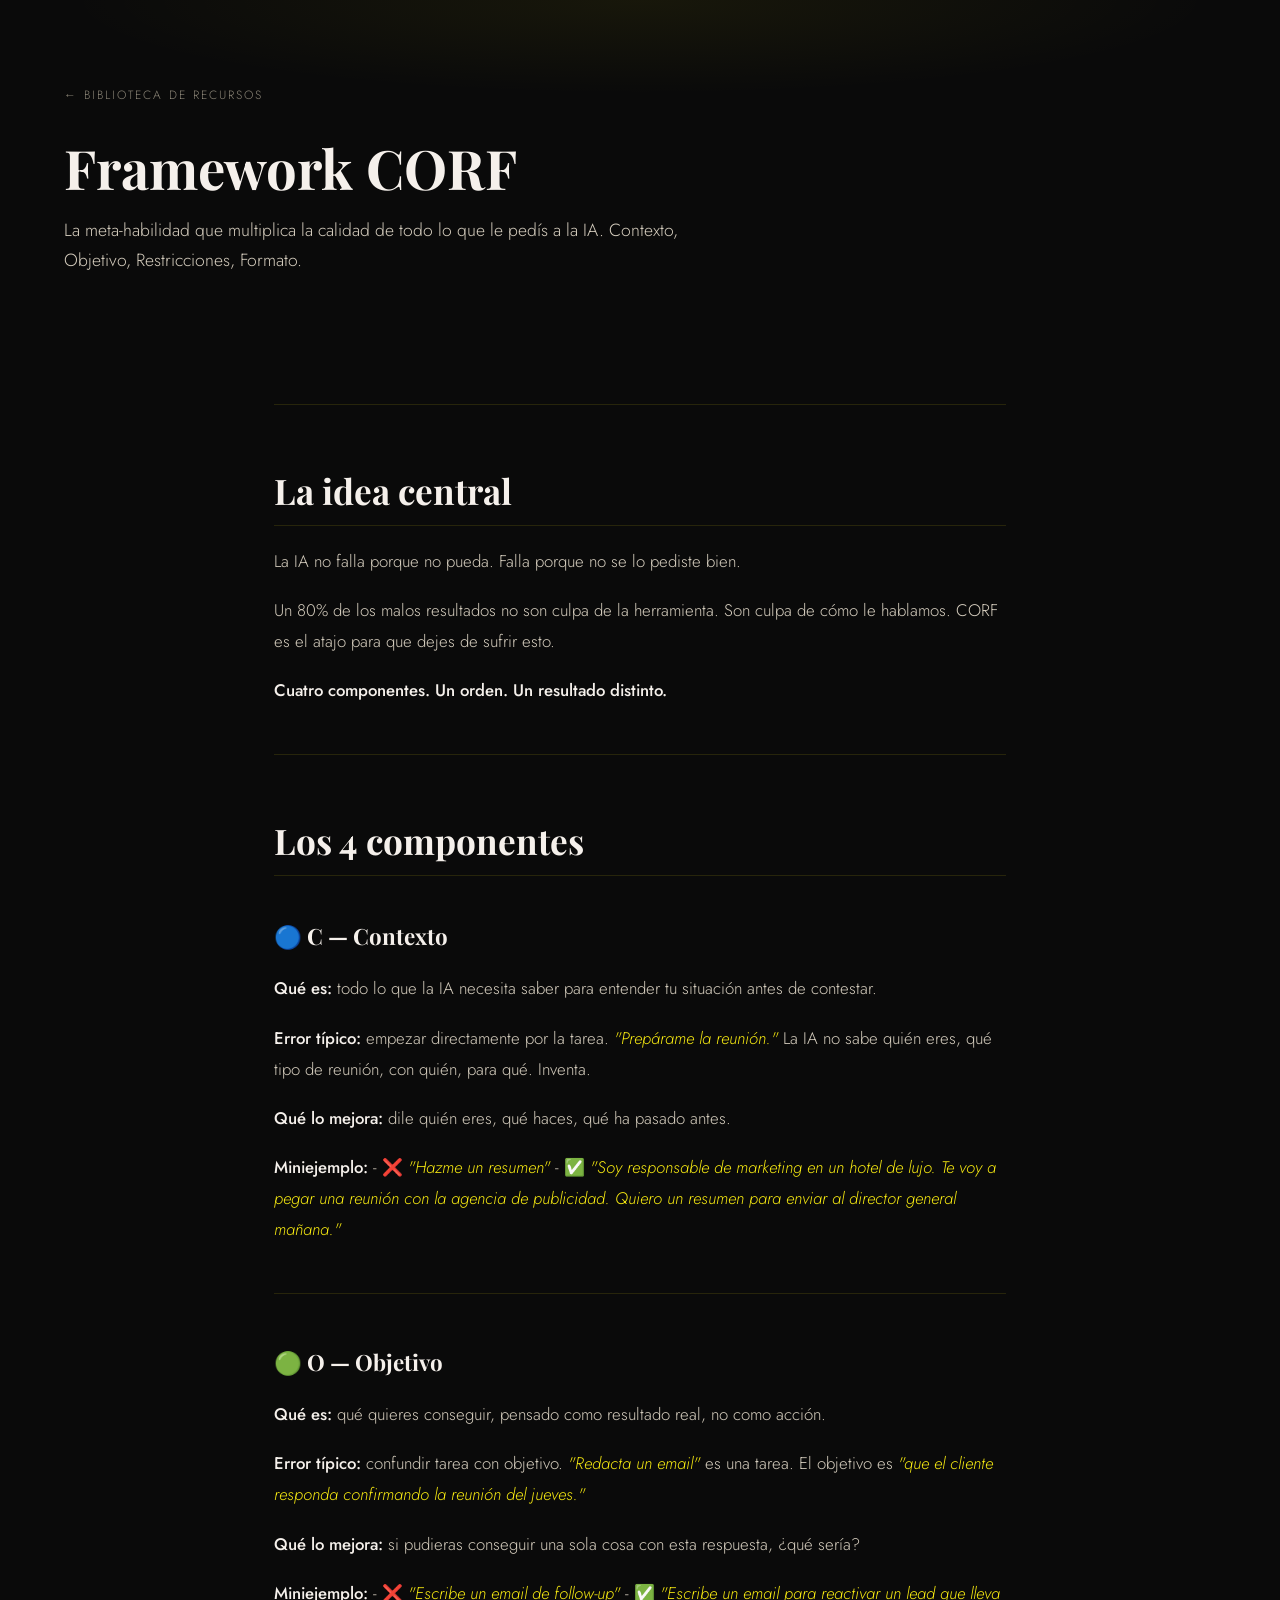
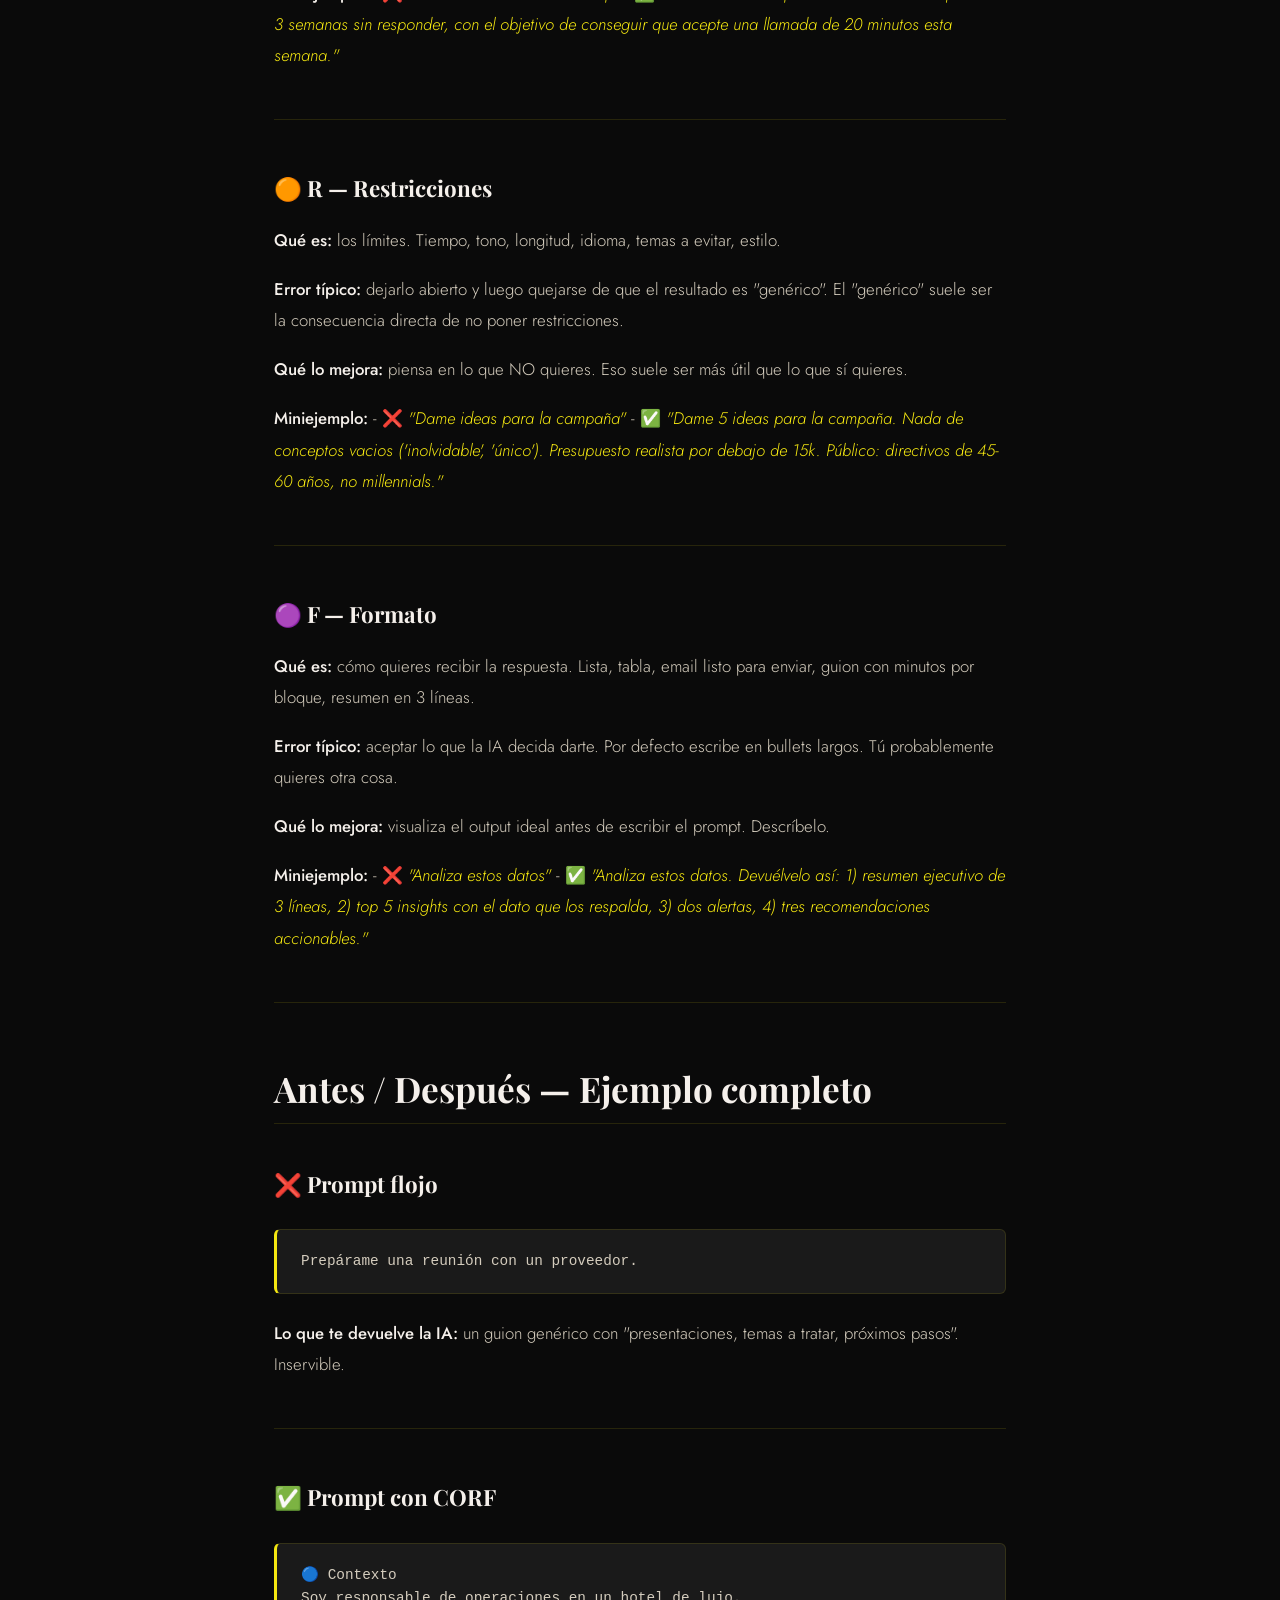
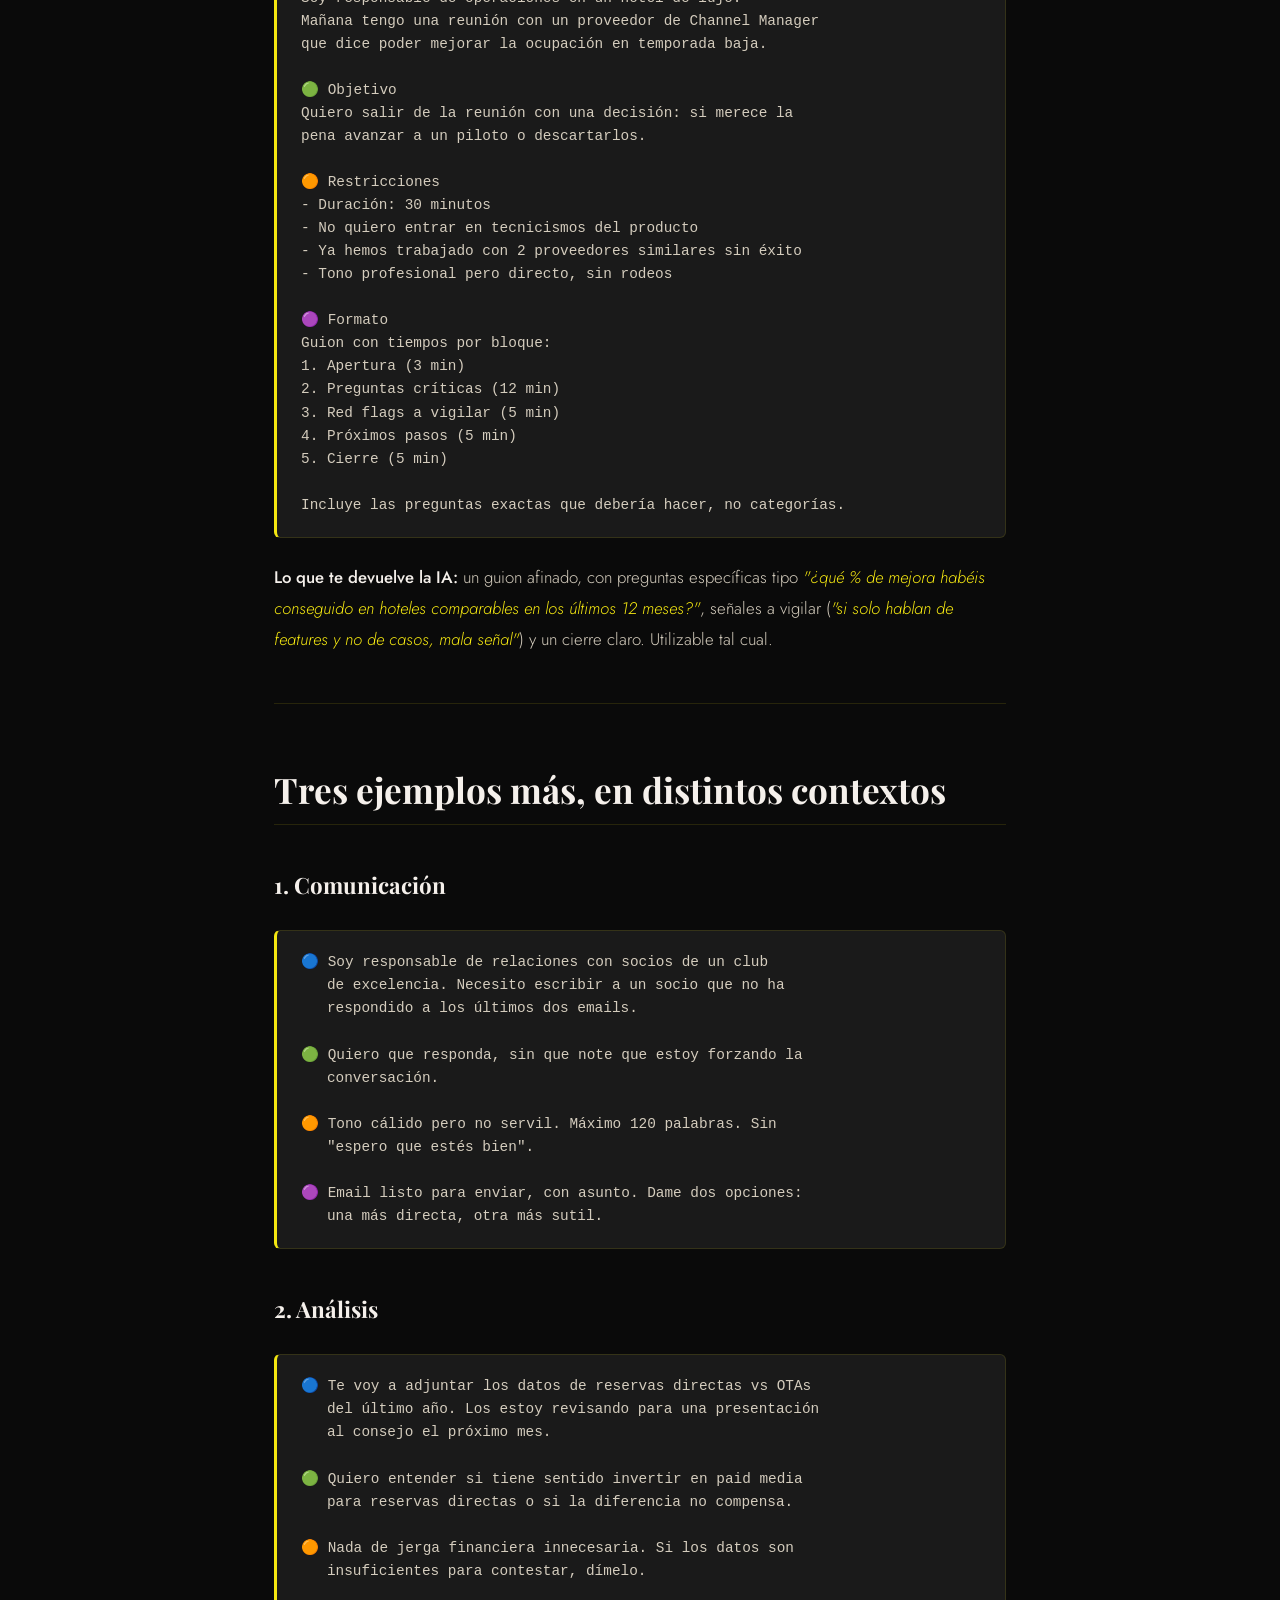
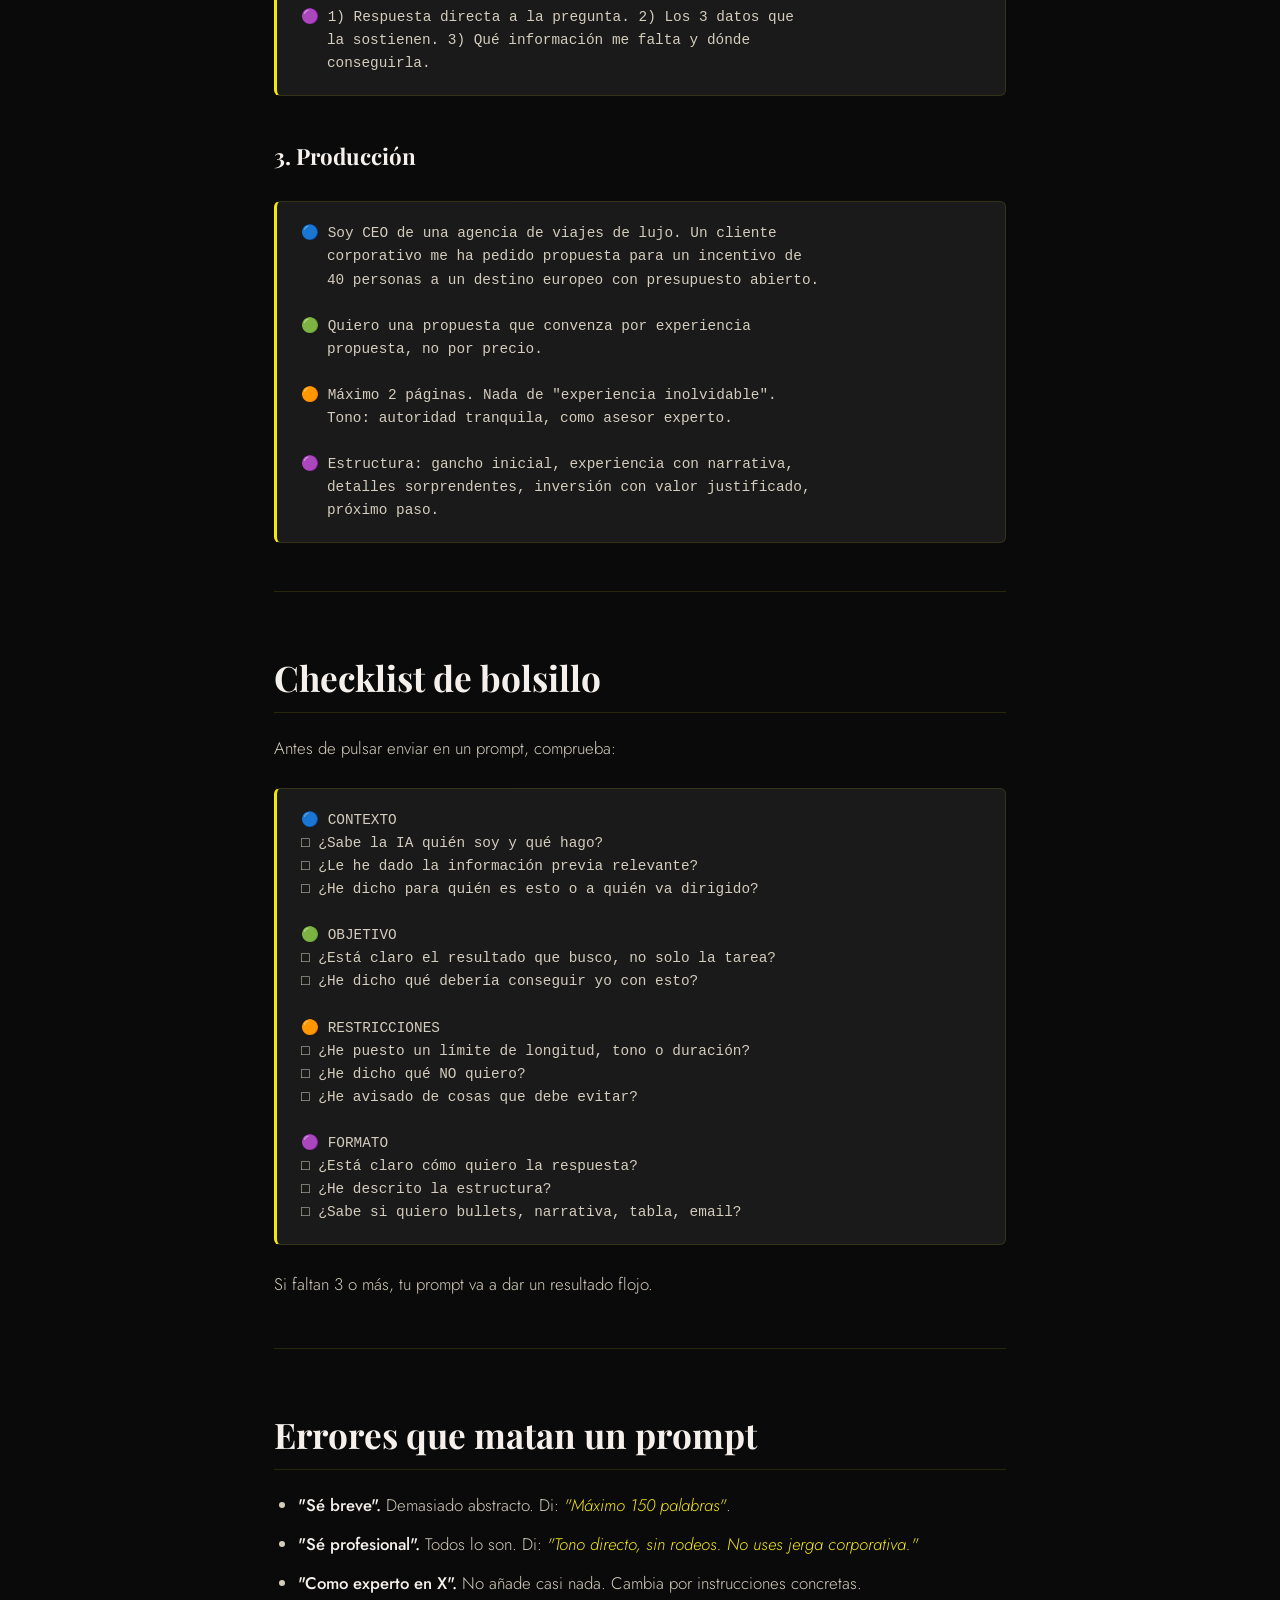
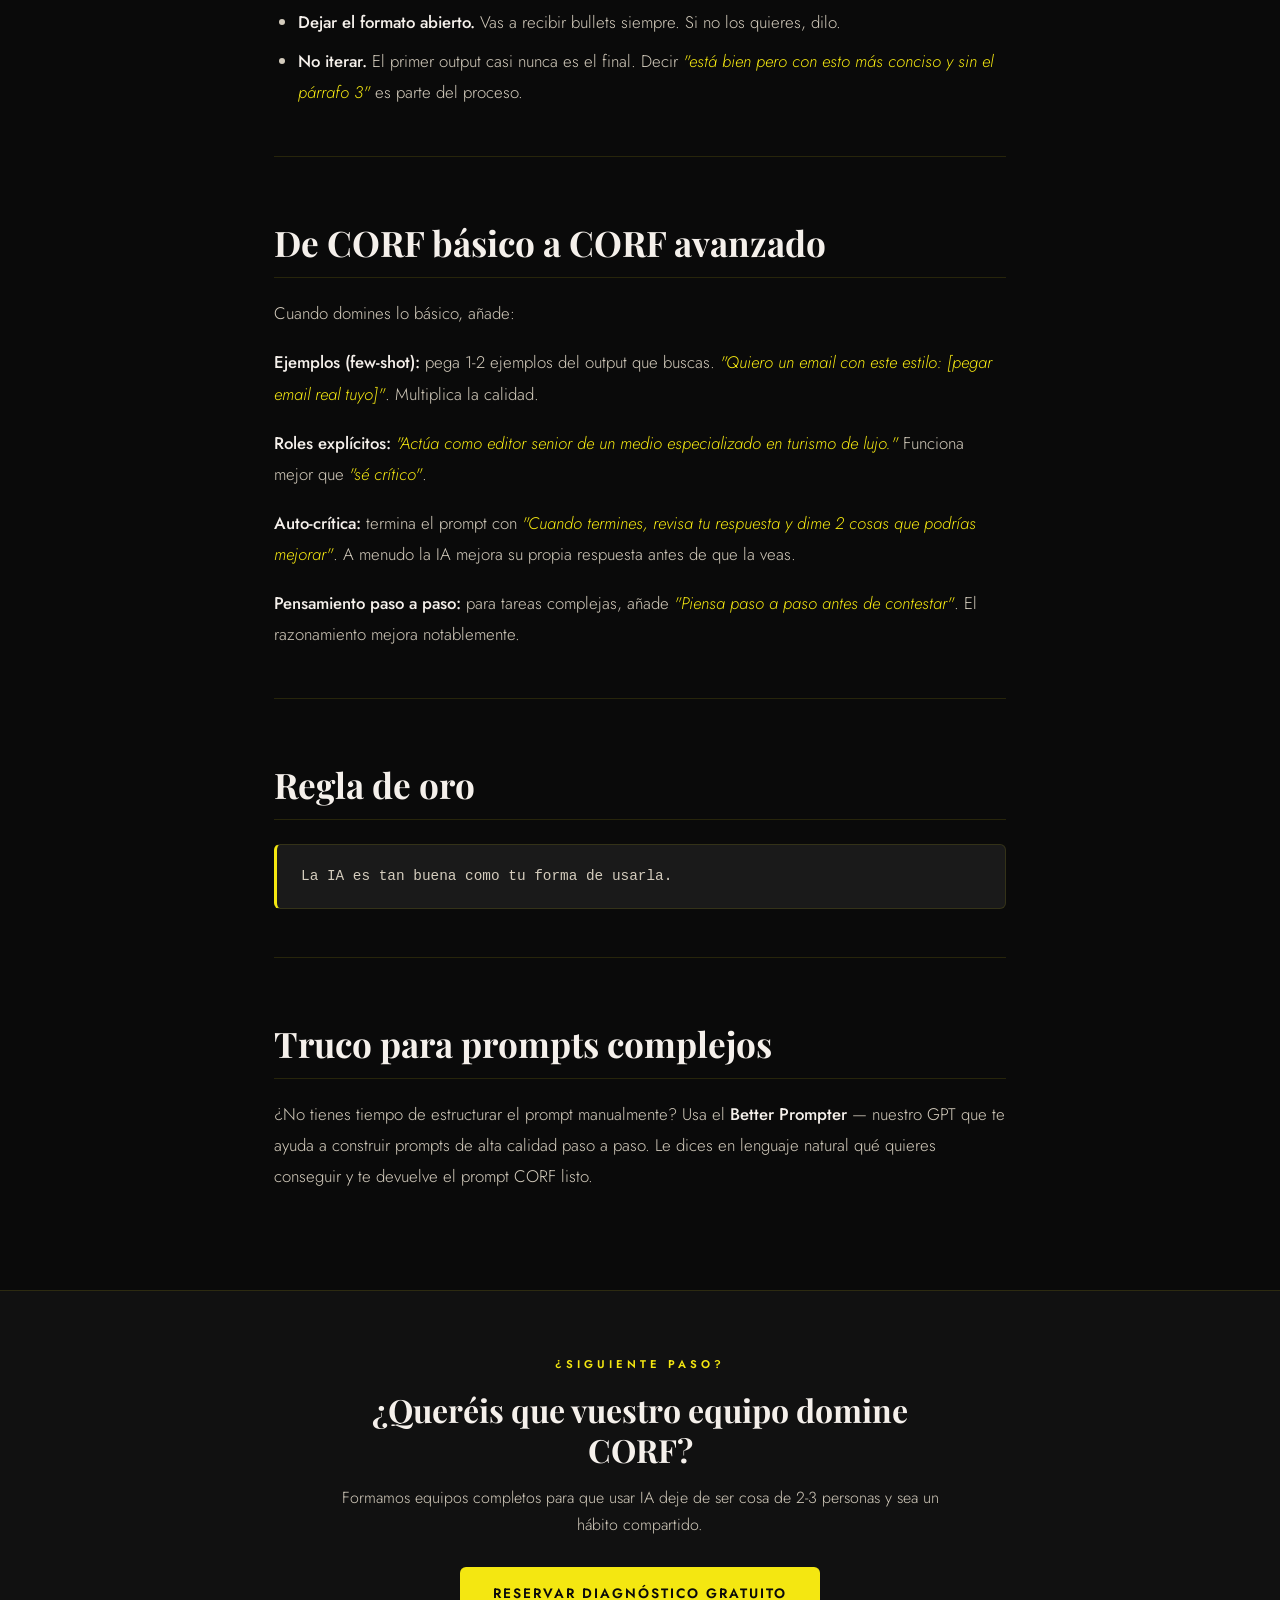
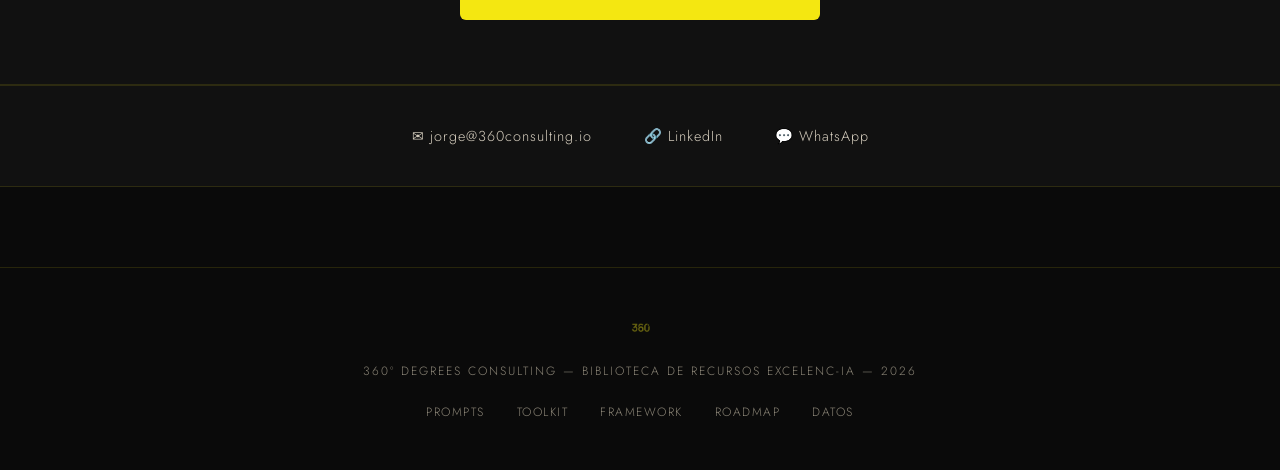
<file: framework/index.html>
<!DOCTYPE html>
<html lang="es">
<head>
    <meta charset="UTF-8">
    <meta name="viewport" content="width=device-width, initial-scale=1.0">
    <meta name="robots" content="noindex, nofollow">
    <title>Framework CORF — Excelenc-IA | 360º Consulting</title>
    <link rel="preconnect" href="https://fonts.googleapis.com">
    <link rel="preconnect" href="https://fonts.gstatic.com" crossorigin>
    <link href="https://fonts.googleapis.com/css2?family=Playfair+Display:ital,wght@0,400;0,700;0,900;1,400&family=Jost:wght@300;400;500;600;700&display=swap" rel="stylesheet">
    <link rel="stylesheet" href="../assets/styles.css">
    <style>
        .page-hero {
            position: relative;
            overflow: hidden;
        }
        .page-hero::before {
            content: '';
            position: absolute;
            inset: 0;
            background: radial-gradient(ellipse 80% 50% at 50% 0%, var(--accent-glow) 0%, transparent 60%);
            pointer-events: none;
        }
        .page-hero > * { position: relative; z-index: 1; }
        .cta-block {
            background: var(--bg-section);
            padding: 64px 24px;
            border-top: 1px solid var(--border);
            border-bottom: 1px solid var(--border);
            text-align: center;
        }
        .cta-block-inner {
            max-width: 640px;
            margin: 0 auto;
        }
        .cta-block h3 {
            font-family: var(--font-display);
            font-size: clamp(1.4rem, 3vw, 2rem);
            font-weight: 700;
            color: var(--text-white);
            margin-bottom: 14px;
            line-height: 1.25;
        }
        .cta-block p {
            color: var(--text-cream);
            margin-bottom: 28px;
            line-height: 1.7;
        }
        .download-card {
            background: var(--bg-card);
            border: 1px solid var(--accent);
            border-radius: 10px;
            padding: 24px 28px;
            margin: 32px 0;
            display: flex;
            align-items: center;
            justify-content: space-between;
            gap: 20px;
            box-shadow: 0 0 40px rgba(244, 231, 17, 0.05);
        }
        .download-card-text strong {
            color: var(--text-white);
            font-weight: 500;
            display: block;
            margin-bottom: 4px;
        }
        .download-card-text span {
            color: var(--text-muted);
            font-size: 0.85rem;
        }
        @media (max-width: 600px) {
            .download-card {
                flex-direction: column;
                align-items: flex-start;
                gap: 14px;
            }
        }
    </style>
</head>
<body>

    <section class="page-hero">
        <a class="breadcrumb" href="../">← Biblioteca de recursos</a>
        <h1 class="page-title reveal">Framework CORF</h1>
        <p class="page-subtitle reveal reveal-delay-1">La meta-habilidad que multiplica la calidad de todo lo que le pedís a la IA. Contexto, Objetivo, Restricciones, Formato.</p>
    </section>

    <article class="prose">
        
        <hr />
<h2 id="la-idea-central">La idea central</h2>
<p>La IA no falla porque no pueda. Falla porque no se lo pediste bien.</p>
<p>Un 80% de los malos resultados no son culpa de la herramienta. Son culpa de cómo le hablamos. CORF es el atajo para que dejes de sufrir esto.</p>
<p><strong>Cuatro componentes. Un orden. Un resultado distinto.</strong></p>
<hr />
<h2 id="los-4-componentes">Los 4 componentes</h2>
<h3 id="c-contexto">🔵 C — Contexto</h3>
<p><strong>Qué es:</strong> todo lo que la IA necesita saber para entender tu situación antes de contestar.</p>
<p><strong>Error típico:</strong> empezar directamente por la tarea. <em>"Prepárame la reunión."</em> La IA no sabe quién eres, qué tipo de reunión, con quién, para qué. Inventa.</p>
<p><strong>Qué lo mejora:</strong> dile quién eres, qué haces, qué ha pasado antes.</p>
<p><strong>Miniejemplo:</strong>
- ❌ <em>"Hazme un resumen"</em>
- ✅ <em>"Soy responsable de marketing en un hotel de lujo. Te voy a pegar una reunión con la agencia de publicidad. Quiero un resumen para enviar al director general mañana."</em></p>
<hr />
<h3 id="o-objetivo">🟢 O — Objetivo</h3>
<p><strong>Qué es:</strong> qué quieres conseguir, pensado como resultado real, no como acción.</p>
<p><strong>Error típico:</strong> confundir tarea con objetivo. <em>"Redacta un email"</em> es una tarea. El objetivo es <em>"que el cliente responda confirmando la reunión del jueves."</em></p>
<p><strong>Qué lo mejora:</strong> si pudieras conseguir una sola cosa con esta respuesta, ¿qué sería?</p>
<p><strong>Miniejemplo:</strong>
- ❌ <em>"Escribe un email de follow-up"</em>
- ✅ <em>"Escribe un email para reactivar un lead que lleva 3 semanas sin responder, con el objetivo de conseguir que acepte una llamada de 20 minutos esta semana."</em></p>
<hr />
<h3 id="r-restricciones">🟠 R — Restricciones</h3>
<p><strong>Qué es:</strong> los límites. Tiempo, tono, longitud, idioma, temas a evitar, estilo.</p>
<p><strong>Error típico:</strong> dejarlo abierto y luego quejarse de que el resultado es "genérico". El "genérico" suele ser la consecuencia directa de no poner restricciones.</p>
<p><strong>Qué lo mejora:</strong> piensa en lo que NO quieres. Eso suele ser más útil que lo que sí quieres.</p>
<p><strong>Miniejemplo:</strong>
- ❌ <em>"Dame ideas para la campaña"</em>
- ✅ <em>"Dame 5 ideas para la campaña. Nada de conceptos vacios ('inolvidable', 'único'). Presupuesto realista por debajo de 15k. Público: directivos de 45-60 años, no millennials."</em></p>
<hr />
<h3 id="f-formato">🟣 F — Formato</h3>
<p><strong>Qué es:</strong> cómo quieres recibir la respuesta. Lista, tabla, email listo para enviar, guion con minutos por bloque, resumen en 3 líneas.</p>
<p><strong>Error típico:</strong> aceptar lo que la IA decida darte. Por defecto escribe en bullets largos. Tú probablemente quieres otra cosa.</p>
<p><strong>Qué lo mejora:</strong> visualiza el output ideal antes de escribir el prompt. Descríbelo.</p>
<p><strong>Miniejemplo:</strong>
- ❌ <em>"Analiza estos datos"</em>
- ✅ <em>"Analiza estos datos. Devuélvelo así: 1) resumen ejecutivo de 3 líneas, 2) top 5 insights con el dato que los respalda, 3) dos alertas, 4) tres recomendaciones accionables."</em></p>
<hr />
<h2 id="antes-despues-ejemplo-completo">Antes / Después — Ejemplo completo</h2>
<h3 id="prompt-flojo">❌ Prompt flojo</h3>
<pre><code>Prepárame una reunión con un proveedor.
</code></pre>
<p><strong>Lo que te devuelve la IA:</strong> un guion genérico con "presentaciones, temas a tratar, próximos pasos". Inservible.</p>
<hr />
<h3 id="prompt-con-corf">✅ Prompt con CORF</h3>
<pre><code>🔵 Contexto
Soy responsable de operaciones en un hotel de lujo. 
Mañana tengo una reunión con un proveedor de Channel Manager 
que dice poder mejorar la ocupación en temporada baja.

🟢 Objetivo
Quiero salir de la reunión con una decisión: si merece la 
pena avanzar a un piloto o descartarlos.

🟠 Restricciones
- Duración: 30 minutos
- No quiero entrar en tecnicismos del producto
- Ya hemos trabajado con 2 proveedores similares sin éxito
- Tono profesional pero directo, sin rodeos

🟣 Formato
Guion con tiempos por bloque:
1. Apertura (3 min)
2. Preguntas críticas (12 min)
3. Red flags a vigilar (5 min)
4. Próximos pasos (5 min)
5. Cierre (5 min)

Incluye las preguntas exactas que debería hacer, no categorías.
</code></pre>
<p><strong>Lo que te devuelve la IA:</strong> un guion afinado, con preguntas específicas tipo <em>"¿qué % de mejora habéis conseguido en hoteles comparables en los últimos 12 meses?"</em>, señales a vigilar (<em>"si solo hablan de features y no de casos, mala señal"</em>) y un cierre claro. Utilizable tal cual.</p>
<hr />
<h2 id="tres-ejemplos-mas-en-distintos-contextos">Tres ejemplos más, en distintos contextos</h2>
<h3 id="1-comunicacion">1. Comunicación</h3>
<pre><code>🔵 Soy responsable de relaciones con socios de un club 
   de excelencia. Necesito escribir a un socio que no ha 
   respondido a los últimos dos emails.

🟢 Quiero que responda, sin que note que estoy forzando la 
   conversación.

🟠 Tono cálido pero no servil. Máximo 120 palabras. Sin 
   &quot;espero que estés bien&quot;. 

🟣 Email listo para enviar, con asunto. Dame dos opciones: 
   una más directa, otra más sutil.
</code></pre>
<h3 id="2-analisis">2. Análisis</h3>
<pre><code>🔵 Te voy a adjuntar los datos de reservas directas vs OTAs 
   del último año. Los estoy revisando para una presentación 
   al consejo el próximo mes.

🟢 Quiero entender si tiene sentido invertir en paid media 
   para reservas directas o si la diferencia no compensa.

🟠 Nada de jerga financiera innecesaria. Si los datos son 
   insuficientes para contestar, dímelo.

🟣 1) Respuesta directa a la pregunta. 2) Los 3 datos que 
   la sostienen. 3) Qué información me falta y dónde 
   conseguirla.
</code></pre>
<h3 id="3-produccion">3. Producción</h3>
<pre><code>🔵 Soy CEO de una agencia de viajes de lujo. Un cliente 
   corporativo me ha pedido propuesta para un incentivo de 
   40 personas a un destino europeo con presupuesto abierto.

🟢 Quiero una propuesta que convenza por experiencia 
   propuesta, no por precio.

🟠 Máximo 2 páginas. Nada de &quot;experiencia inolvidable&quot;. 
   Tono: autoridad tranquila, como asesor experto.

🟣 Estructura: gancho inicial, experiencia con narrativa, 
   detalles sorprendentes, inversión con valor justificado, 
   próximo paso.
</code></pre>
<hr />
<h2 id="checklist-de-bolsillo">Checklist de bolsillo</h2>
<p>Antes de pulsar enviar en un prompt, comprueba:</p>
<pre><code>🔵 CONTEXTO
□ ¿Sabe la IA quién soy y qué hago?
□ ¿Le he dado la información previa relevante?
□ ¿He dicho para quién es esto o a quién va dirigido?

🟢 OBJETIVO
□ ¿Está claro el resultado que busco, no solo la tarea?
□ ¿He dicho qué debería conseguir yo con esto?

🟠 RESTRICCIONES
□ ¿He puesto un límite de longitud, tono o duración?
□ ¿He dicho qué NO quiero?
□ ¿He avisado de cosas que debe evitar?

🟣 FORMATO
□ ¿Está claro cómo quiero la respuesta?
□ ¿He descrito la estructura?
□ ¿Sabe si quiero bullets, narrativa, tabla, email?
</code></pre>
<p>Si faltan 3 o más, tu prompt va a dar un resultado flojo.</p>
<hr />
<h2 id="errores-que-matan-un-prompt">Errores que matan un prompt</h2>
<ul>
<li><strong>"Sé breve".</strong> Demasiado abstracto. Di: <em>"Máximo 150 palabras"</em>.</li>
<li><strong>"Sé profesional".</strong> Todos lo son. Di: <em>"Tono directo, sin rodeos. No uses jerga corporativa."</em></li>
<li><strong>"Como experto en X".</strong> No añade casi nada. Cambia por instrucciones concretas.</li>
<li><strong>Dejar el formato abierto.</strong> Vas a recibir bullets siempre. Si no los quieres, dilo.</li>
<li><strong>No iterar.</strong> El primer output casi nunca es el final. Decir <em>"está bien pero con esto más conciso y sin el párrafo 3"</em> es parte del proceso.</li>
</ul>
<hr />
<h2 id="de-corf-basico-a-corf-avanzado">De CORF básico a CORF avanzado</h2>
<p>Cuando domines lo básico, añade:</p>
<p><strong>Ejemplos (few-shot):</strong> pega 1-2 ejemplos del output que buscas. <em>"Quiero un email con este estilo: [pegar email real tuyo]"</em>. Multiplica la calidad.</p>
<p><strong>Roles explícitos:</strong> <em>"Actúa como editor senior de un medio especializado en turismo de lujo."</em> Funciona mejor que <em>"sé crítico"</em>.</p>
<p><strong>Auto-crítica:</strong> termina el prompt con <em>"Cuando termines, revisa tu respuesta y dime 2 cosas que podrías mejorar"</em>. A menudo la IA mejora su propia respuesta antes de que la veas.</p>
<p><strong>Pensamiento paso a paso:</strong> para tareas complejas, añade <em>"Piensa paso a paso antes de contestar"</em>. El razonamiento mejora notablemente.</p>
<hr />
<h2 id="regla-de-oro">Regla de oro</h2>
<pre><code>La IA es tan buena como tu forma de usarla.
</code></pre>
<hr />
<h2 id="truco-para-prompts-complejos">Truco para prompts complejos</h2>
<p>¿No tienes tiempo de estructurar el prompt manualmente? Usa el <strong>Better Prompter</strong> — nuestro GPT que te ayuda a construir prompts de alta calidad paso a paso. Le dices en lenguaje natural qué quieres conseguir y te devuelve el prompt CORF listo.</p>
    </article>

    <section class="cta-block section-full">
        <div class="cta-block-inner">
            <div class="section-label">¿Siguiente paso?</div>
            <h3>¿Queréis que vuestro equipo domine CORF?</h3>
            <p>Formamos equipos completos para que usar IA deje de ser cosa de 2-3 personas y sea un hábito compartido.</p>
            <a href="https://cal.com/jorge-guamis-360/llamada-de-diagnostico-360%C2%BA-consulting" class="btn btn-primary" target="_blank" rel="noopener">Reservar diagnóstico gratuito</a>
        </div>
    </section>

    <div class="contact-strip">
        <a href="mailto:jorge@360consulting.io">✉ jorge@360consulting.io</a>
        <a href="https://www.linkedin.com/in/jorgeguamis" target="_blank" rel="noopener">🔗 LinkedIn</a>
        <a href="https://wa.me/34654663771" target="_blank" rel="noopener">💬 WhatsApp</a>
    </div>

    <footer>
        <img src="../assets/mark-yellow-clean.png" alt="360º">
        <div>360º Degrees Consulting &mdash; Biblioteca de Recursos Excelenc-IA &mdash; 2026</div>
        <div class="footer-links">
            <a href="../prompts/">Prompts</a>
            <a href="../toolkit/">Toolkit</a>
            <a href="../framework/">Framework</a>
            <a href="../roadmap/">Roadmap</a>
            <a href="../datos/">Datos</a>
        </div>
    </footer>

    <script>
        const observer = new IntersectionObserver((entries) => {
            entries.forEach(entry => {
                if (entry.isIntersecting) entry.target.classList.add('visible');
            });
        }, { threshold: 0.1, rootMargin: '0px 0px -40px 0px' });
        document.querySelectorAll('.reveal').forEach(el => observer.observe(el));
    </script>
</body>
</html>
</file>
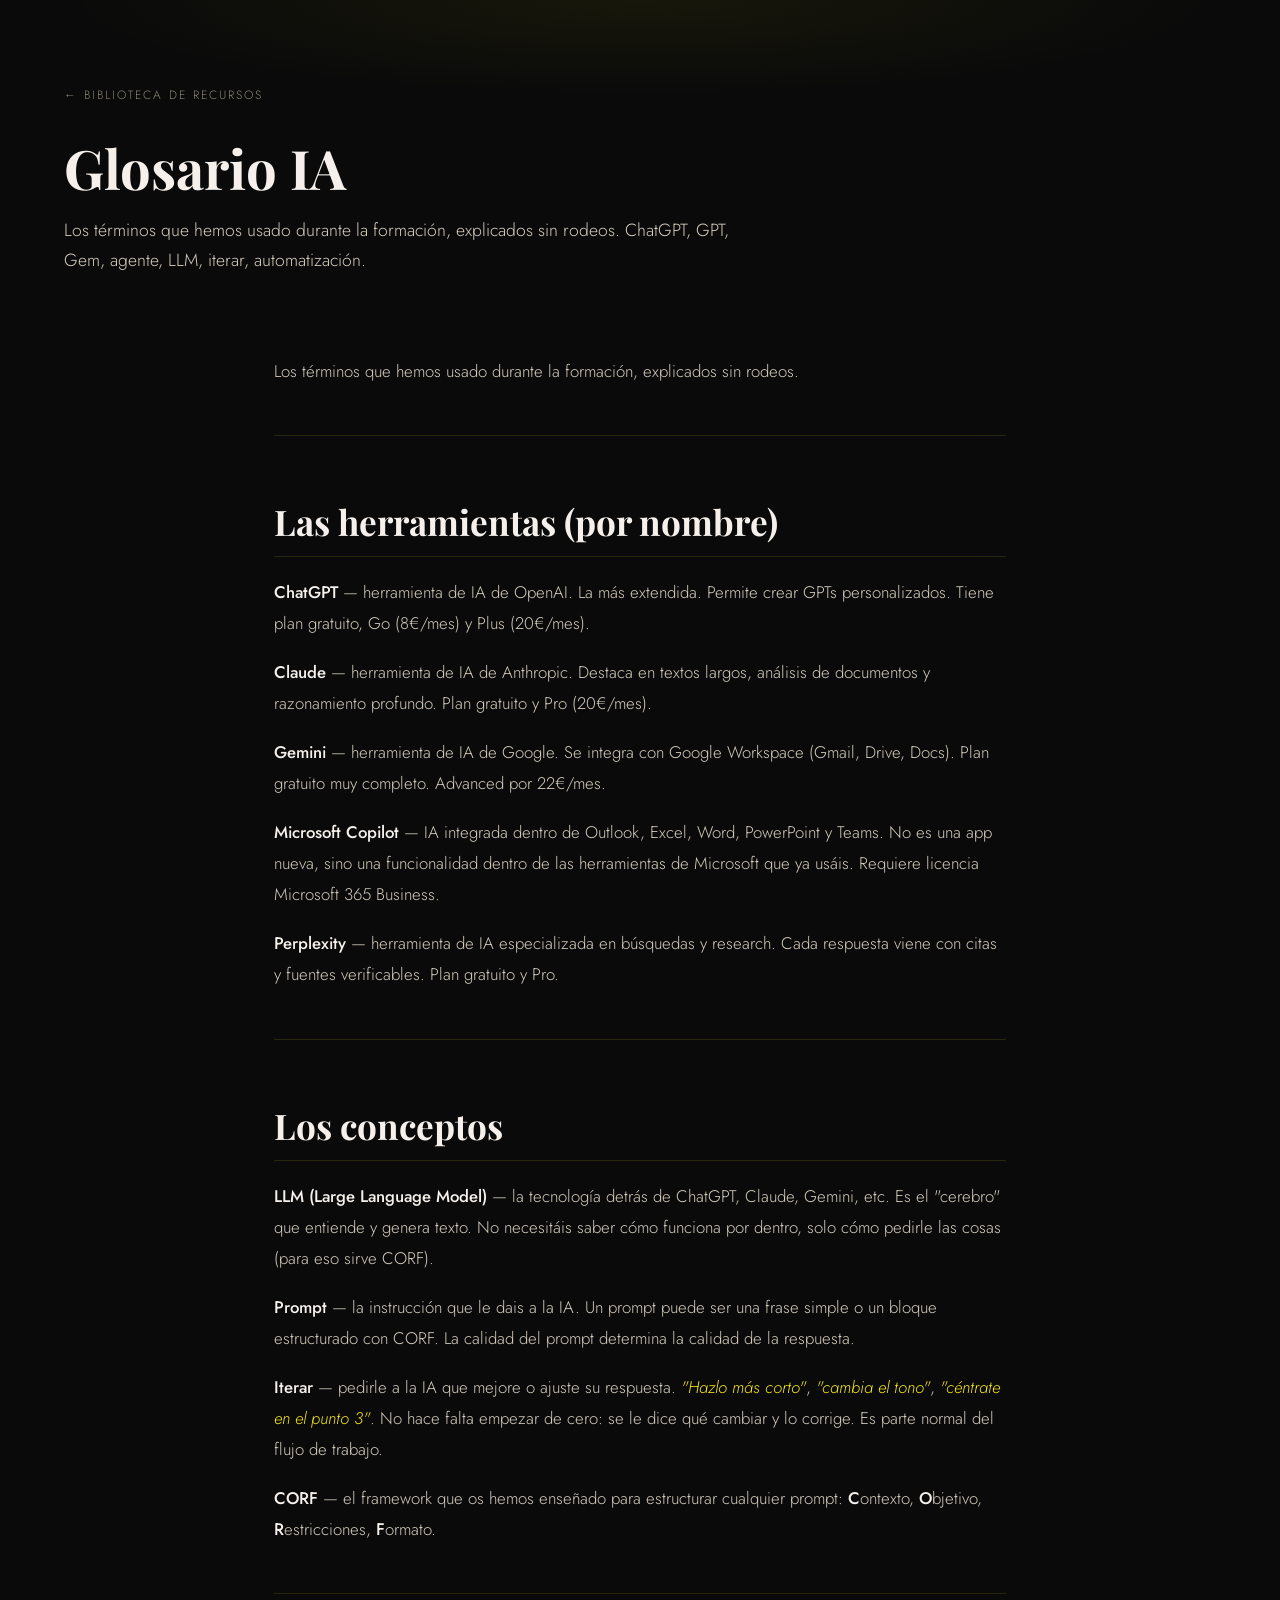
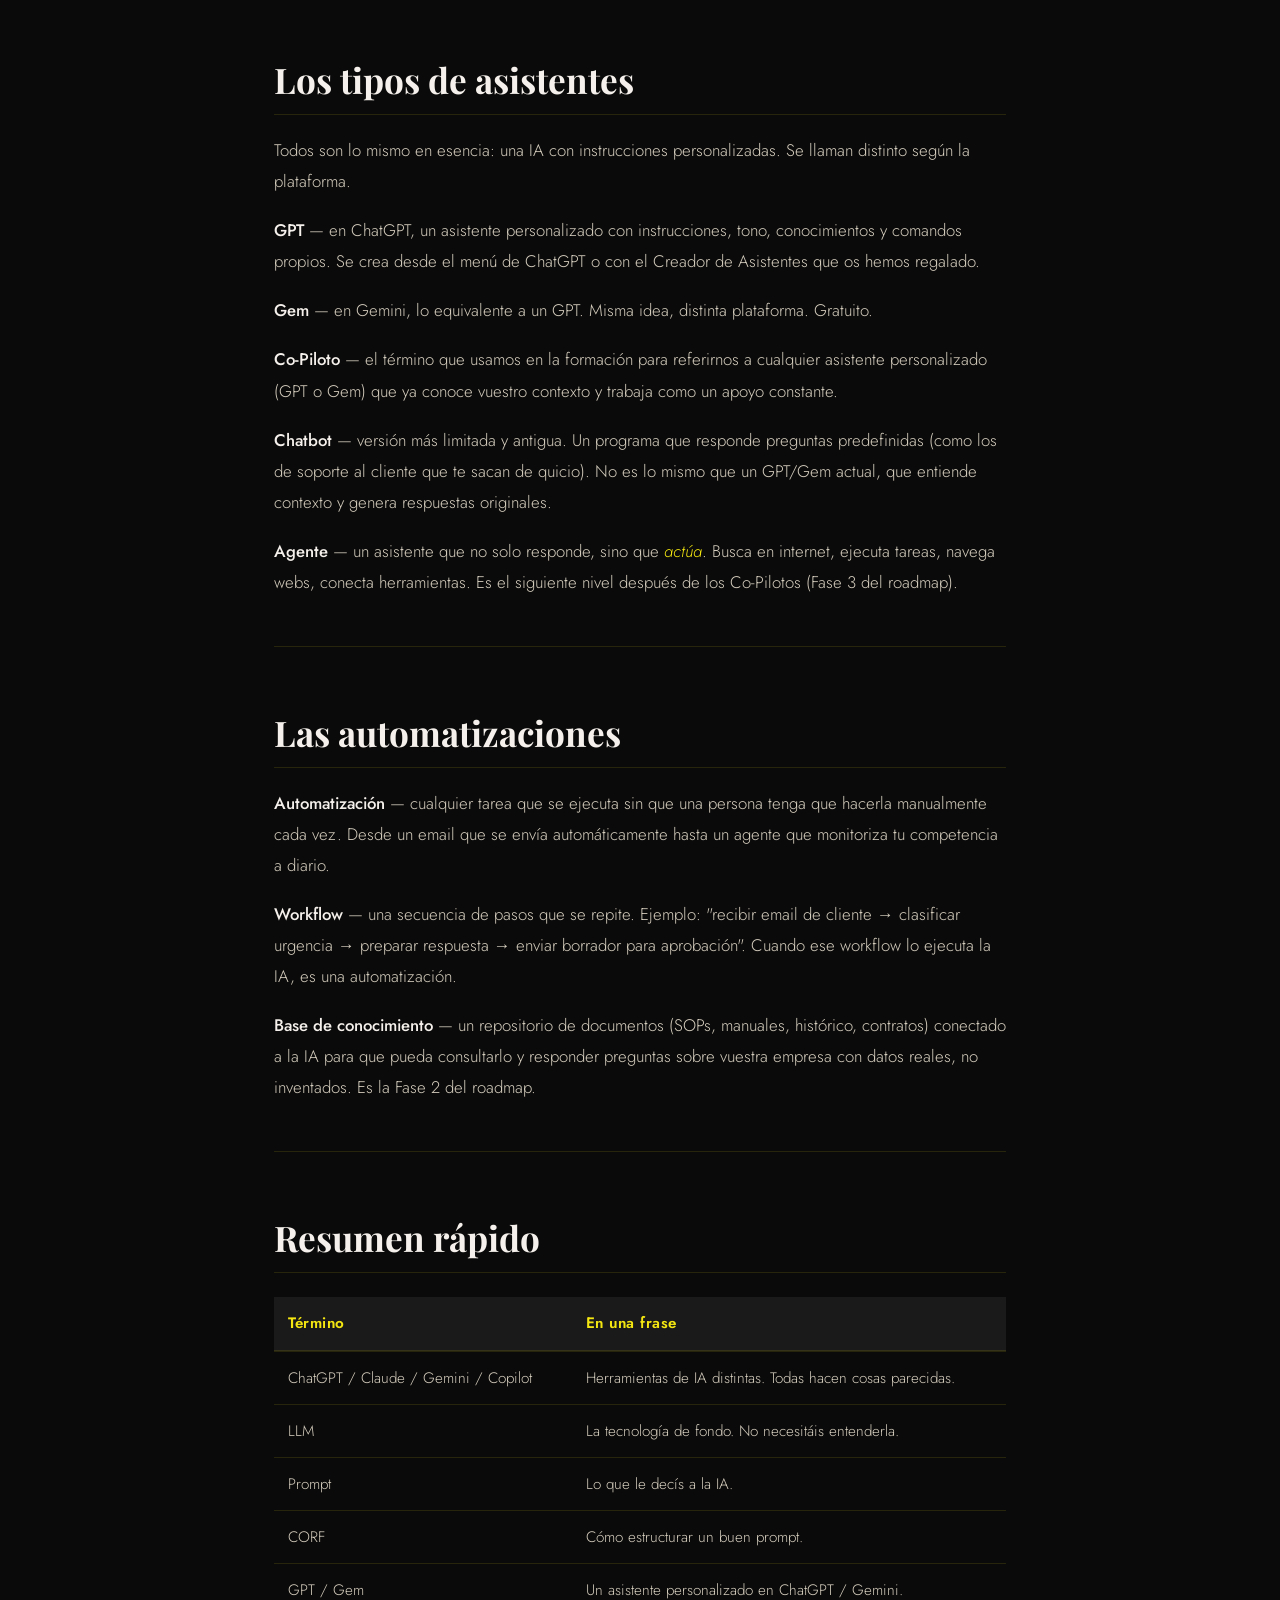
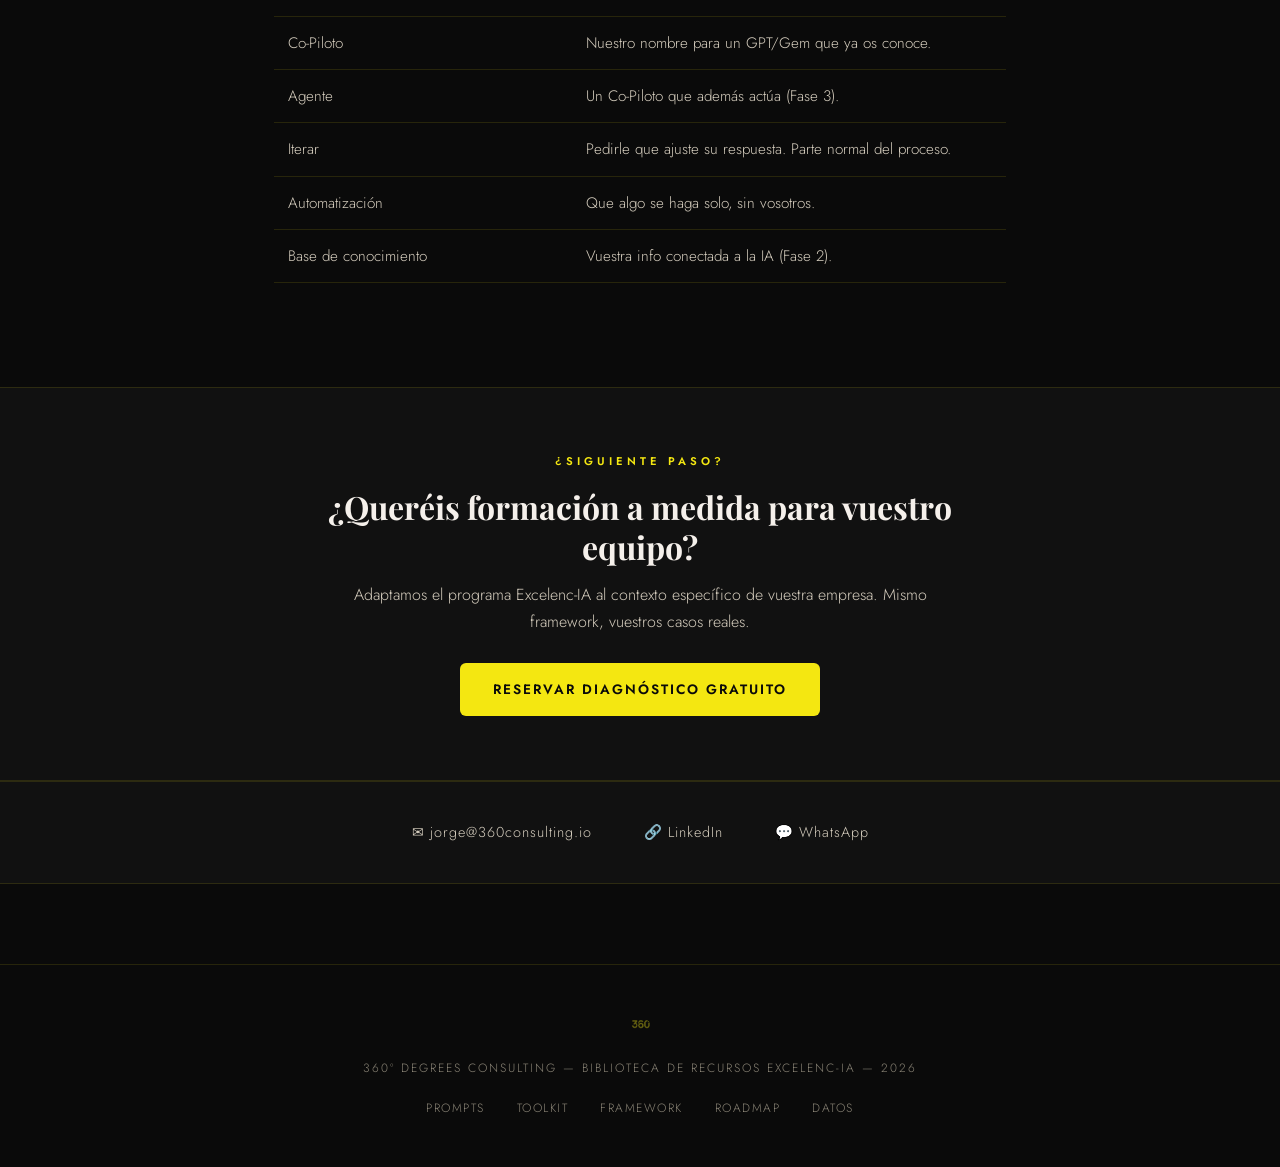
<file: glosario/index.html>
<!DOCTYPE html>
<html lang="es">
<head>
    <meta charset="UTF-8">
    <meta name="viewport" content="width=device-width, initial-scale=1.0">
    <meta name="robots" content="noindex, nofollow">
    <title>Glosario IA — Excelenc-IA | 360º Consulting</title>
    <link rel="preconnect" href="https://fonts.googleapis.com">
    <link rel="preconnect" href="https://fonts.gstatic.com" crossorigin>
    <link href="https://fonts.googleapis.com/css2?family=Playfair+Display:ital,wght@0,400;0,700;0,900;1,400&family=Jost:wght@300;400;500;600;700&display=swap" rel="stylesheet">
    <link rel="stylesheet" href="../assets/styles.css">
    <style>
        .page-hero {
            position: relative;
            overflow: hidden;
        }
        .page-hero::before {
            content: '';
            position: absolute;
            inset: 0;
            background: radial-gradient(ellipse 80% 50% at 50% 0%, var(--accent-glow) 0%, transparent 60%);
            pointer-events: none;
        }
        .page-hero > * { position: relative; z-index: 1; }
        .cta-block {
            background: var(--bg-section);
            padding: 64px 24px;
            border-top: 1px solid var(--border);
            border-bottom: 1px solid var(--border);
            text-align: center;
        }
        .cta-block-inner {
            max-width: 640px;
            margin: 0 auto;
        }
        .cta-block h3 {
            font-family: var(--font-display);
            font-size: clamp(1.4rem, 3vw, 2rem);
            font-weight: 700;
            color: var(--text-white);
            margin-bottom: 14px;
            line-height: 1.25;
        }
        .cta-block p {
            color: var(--text-cream);
            margin-bottom: 28px;
            line-height: 1.7;
        }
        .download-card {
            background: var(--bg-card);
            border: 1px solid var(--accent);
            border-radius: 10px;
            padding: 24px 28px;
            margin: 32px 0;
            display: flex;
            align-items: center;
            justify-content: space-between;
            gap: 20px;
            box-shadow: 0 0 40px rgba(244, 231, 17, 0.05);
        }
        .download-card-text strong {
            color: var(--text-white);
            font-weight: 500;
            display: block;
            margin-bottom: 4px;
        }
        .download-card-text span {
            color: var(--text-muted);
            font-size: 0.85rem;
        }
        @media (max-width: 600px) {
            .download-card {
                flex-direction: column;
                align-items: flex-start;
                gap: 14px;
            }
        }
    </style>
</head>
<body>

    <section class="page-hero">
        <a class="breadcrumb" href="../">← Biblioteca de recursos</a>
        <h1 class="page-title reveal">Glosario IA</h1>
        <p class="page-subtitle reveal reveal-delay-1">Los términos que hemos usado durante la formación, explicados sin rodeos. ChatGPT, GPT, Gem, agente, LLM, iterar, automatización.</p>
    </section>

    <article class="prose">
        
        <p>Los términos que hemos usado durante la formación, explicados sin rodeos.</p>
<hr />
<h2 id="las-herramientas-por-nombre">Las herramientas (por nombre)</h2>
<p><strong>ChatGPT</strong> — herramienta de IA de OpenAI. La más extendida. Permite crear GPTs personalizados. Tiene plan gratuito, Go (8€/mes) y Plus (20€/mes).</p>
<p><strong>Claude</strong> — herramienta de IA de Anthropic. Destaca en textos largos, análisis de documentos y razonamiento profundo. Plan gratuito y Pro (20€/mes).</p>
<p><strong>Gemini</strong> — herramienta de IA de Google. Se integra con Google Workspace (Gmail, Drive, Docs). Plan gratuito muy completo. Advanced por 22€/mes.</p>
<p><strong>Microsoft Copilot</strong> — IA integrada dentro de Outlook, Excel, Word, PowerPoint y Teams. No es una app nueva, sino una funcionalidad dentro de las herramientas de Microsoft que ya usáis. Requiere licencia Microsoft 365 Business.</p>
<p><strong>Perplexity</strong> — herramienta de IA especializada en búsquedas y research. Cada respuesta viene con citas y fuentes verificables. Plan gratuito y Pro.</p>
<hr />
<h2 id="los-conceptos">Los conceptos</h2>
<p><strong>LLM (Large Language Model)</strong> — la tecnología detrás de ChatGPT, Claude, Gemini, etc. Es el "cerebro" que entiende y genera texto. No necesitáis saber cómo funciona por dentro, solo cómo pedirle las cosas (para eso sirve CORF).</p>
<p><strong>Prompt</strong> — la instrucción que le dais a la IA. Un prompt puede ser una frase simple o un bloque estructurado con CORF. La calidad del prompt determina la calidad de la respuesta.</p>
<p><strong>Iterar</strong> — pedirle a la IA que mejore o ajuste su respuesta. <em>"Hazlo más corto"</em>, <em>"cambia el tono"</em>, <em>"céntrate en el punto 3"</em>. No hace falta empezar de cero: se le dice qué cambiar y lo corrige. Es parte normal del flujo de trabajo.</p>
<p><strong>CORF</strong> — el framework que os hemos enseñado para estructurar cualquier prompt: <strong>C</strong>ontexto, <strong>O</strong>bjetivo, <strong>R</strong>estricciones, <strong>F</strong>ormato.</p>
<hr />
<h2 id="los-tipos-de-asistentes">Los tipos de asistentes</h2>
<p>Todos son lo mismo en esencia: una IA con instrucciones personalizadas. Se llaman distinto según la plataforma.</p>
<p><strong>GPT</strong> — en ChatGPT, un asistente personalizado con instrucciones, tono, conocimientos y comandos propios. Se crea desde el menú de ChatGPT o con el Creador de Asistentes que os hemos regalado.</p>
<p><strong>Gem</strong> — en Gemini, lo equivalente a un GPT. Misma idea, distinta plataforma. Gratuito.</p>
<p><strong>Co-Piloto</strong> — el término que usamos en la formación para referirnos a cualquier asistente personalizado (GPT o Gem) que ya conoce vuestro contexto y trabaja como un apoyo constante.</p>
<p><strong>Chatbot</strong> — versión más limitada y antigua. Un programa que responde preguntas predefinidas (como los de soporte al cliente que te sacan de quicio). No es lo mismo que un GPT/Gem actual, que entiende contexto y genera respuestas originales.</p>
<p><strong>Agente</strong> — un asistente que no solo responde, sino que <em>actúa</em>. Busca en internet, ejecuta tareas, navega webs, conecta herramientas. Es el siguiente nivel después de los Co-Pilotos (Fase 3 del roadmap).</p>
<hr />
<h2 id="las-automatizaciones">Las automatizaciones</h2>
<p><strong>Automatización</strong> — cualquier tarea que se ejecuta sin que una persona tenga que hacerla manualmente cada vez. Desde un email que se envía automáticamente hasta un agente que monitoriza tu competencia a diario.</p>
<p><strong>Workflow</strong> — una secuencia de pasos que se repite. Ejemplo: "recibir email de cliente → clasificar urgencia → preparar respuesta → enviar borrador para aprobación". Cuando ese workflow lo ejecuta la IA, es una automatización.</p>
<p><strong>Base de conocimiento</strong> — un repositorio de documentos (SOPs, manuales, histórico, contratos) conectado a la IA para que pueda consultarlo y responder preguntas sobre vuestra empresa con datos reales, no inventados. Es la Fase 2 del roadmap.</p>
<hr />
<h2 id="resumen-rapido">Resumen rápido</h2>
<table>
<thead>
<tr>
<th>Término</th>
<th>En una frase</th>
</tr>
</thead>
<tbody>
<tr>
<td>ChatGPT / Claude / Gemini / Copilot</td>
<td>Herramientas de IA distintas. Todas hacen cosas parecidas.</td>
</tr>
<tr>
<td>LLM</td>
<td>La tecnología de fondo. No necesitáis entenderla.</td>
</tr>
<tr>
<td>Prompt</td>
<td>Lo que le decís a la IA.</td>
</tr>
<tr>
<td>CORF</td>
<td>Cómo estructurar un buen prompt.</td>
</tr>
<tr>
<td>GPT / Gem</td>
<td>Un asistente personalizado en ChatGPT / Gemini.</td>
</tr>
<tr>
<td>Co-Piloto</td>
<td>Nuestro nombre para un GPT/Gem que ya os conoce.</td>
</tr>
<tr>
<td>Agente</td>
<td>Un Co-Piloto que además actúa (Fase 3).</td>
</tr>
<tr>
<td>Iterar</td>
<td>Pedirle que ajuste su respuesta. Parte normal del proceso.</td>
</tr>
<tr>
<td>Automatización</td>
<td>Que algo se haga solo, sin vosotros.</td>
</tr>
<tr>
<td>Base de conocimiento</td>
<td>Vuestra info conectada a la IA (Fase 2).</td>
</tr>
</tbody>
</table>
    </article>

    <section class="cta-block section-full">
        <div class="cta-block-inner">
            <div class="section-label">¿Siguiente paso?</div>
            <h3>¿Queréis formación a medida para vuestro equipo?</h3>
            <p>Adaptamos el programa Excelenc-IA al contexto específico de vuestra empresa. Mismo framework, vuestros casos reales.</p>
            <a href="https://cal.com/jorge-guamis-360/llamada-de-diagnostico-360%C2%BA-consulting" class="btn btn-primary" target="_blank" rel="noopener">Reservar diagnóstico gratuito</a>
        </div>
    </section>

    <div class="contact-strip">
        <a href="mailto:jorge@360consulting.io">✉ jorge@360consulting.io</a>
        <a href="https://www.linkedin.com/in/jorgeguamis" target="_blank" rel="noopener">🔗 LinkedIn</a>
        <a href="https://wa.me/34654663771" target="_blank" rel="noopener">💬 WhatsApp</a>
    </div>

    <footer>
        <img src="../assets/mark-yellow-clean.png" alt="360º">
        <div>360º Degrees Consulting &mdash; Biblioteca de Recursos Excelenc-IA &mdash; 2026</div>
        <div class="footer-links">
            <a href="../prompts/">Prompts</a>
            <a href="../toolkit/">Toolkit</a>
            <a href="../framework/">Framework</a>
            <a href="../roadmap/">Roadmap</a>
            <a href="../datos/">Datos</a>
        </div>
    </footer>

    <script>
        const observer = new IntersectionObserver((entries) => {
            entries.forEach(entry => {
                if (entry.isIntersecting) entry.target.classList.add('visible');
            });
        }, { threshold: 0.1, rootMargin: '0px 0px -40px 0px' });
        document.querySelectorAll('.reveal').forEach(el => observer.observe(el));
    </script>
</body>
</html>
</file>
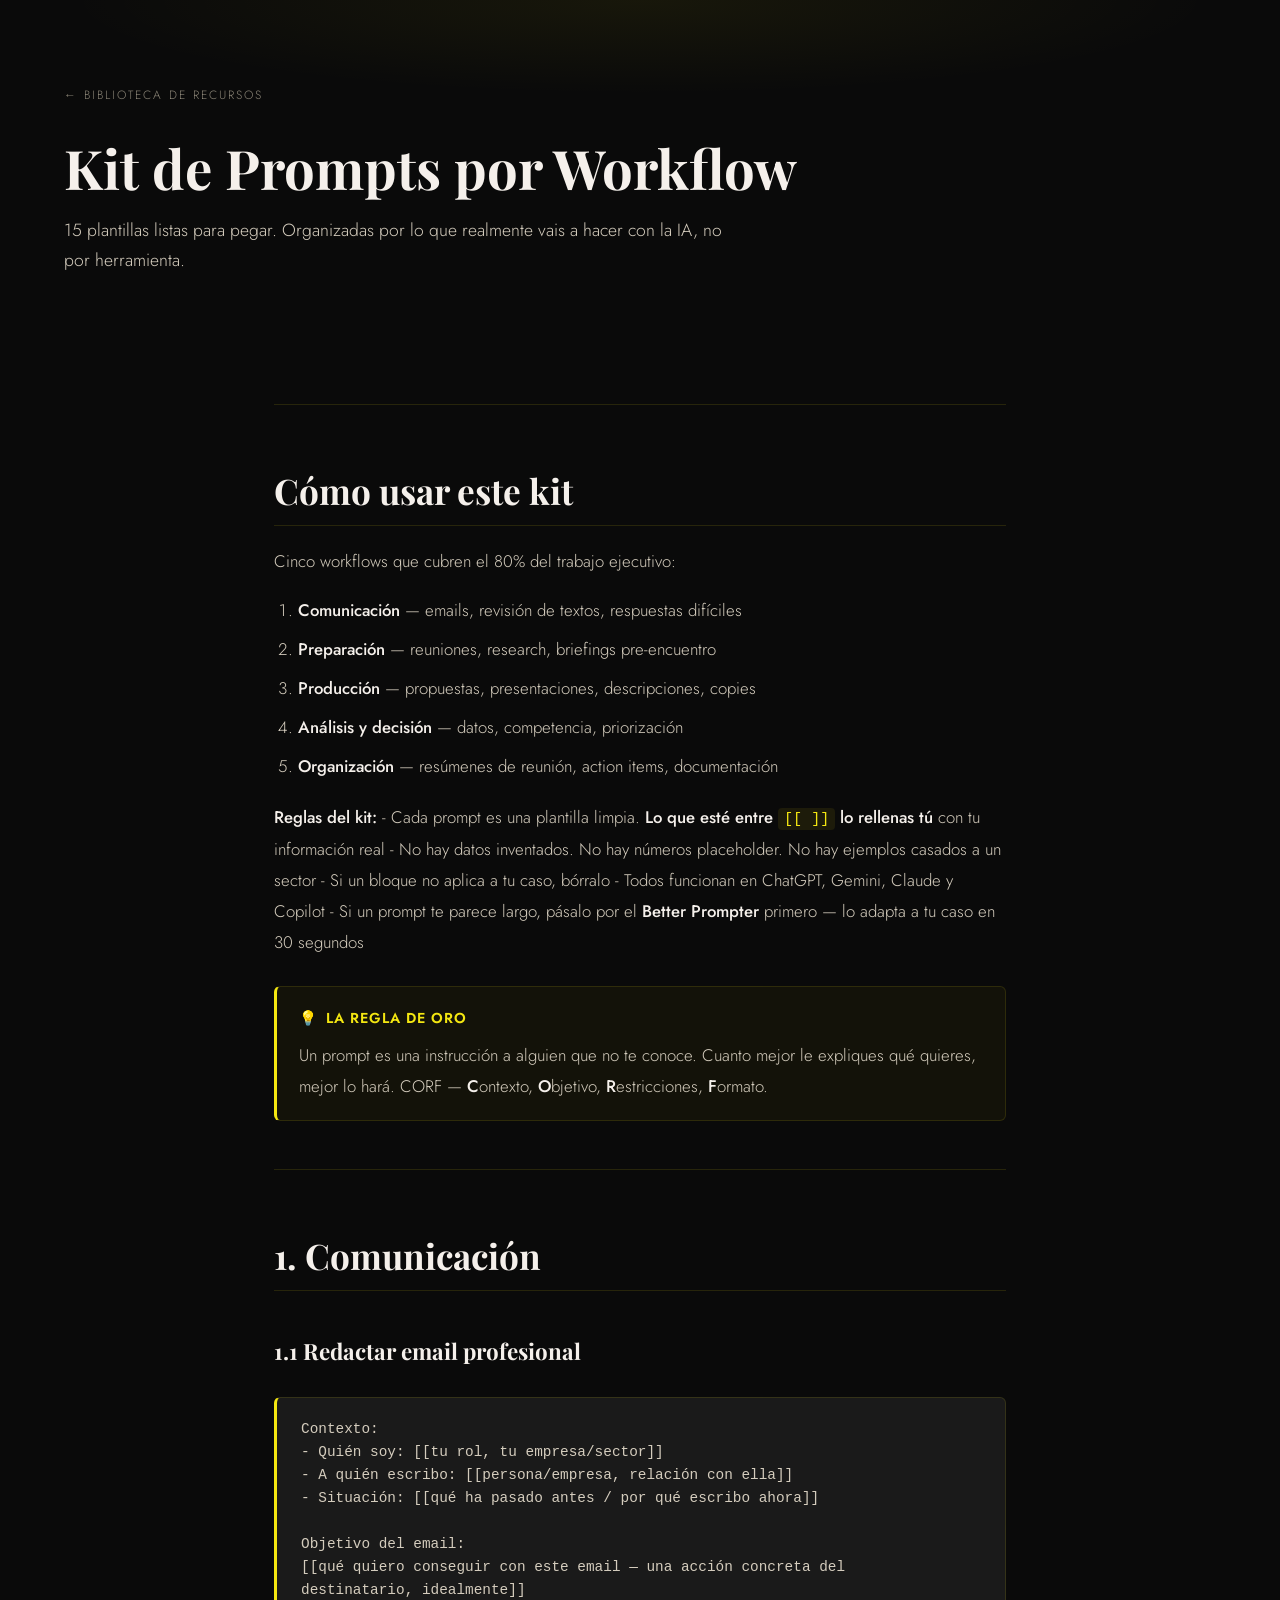
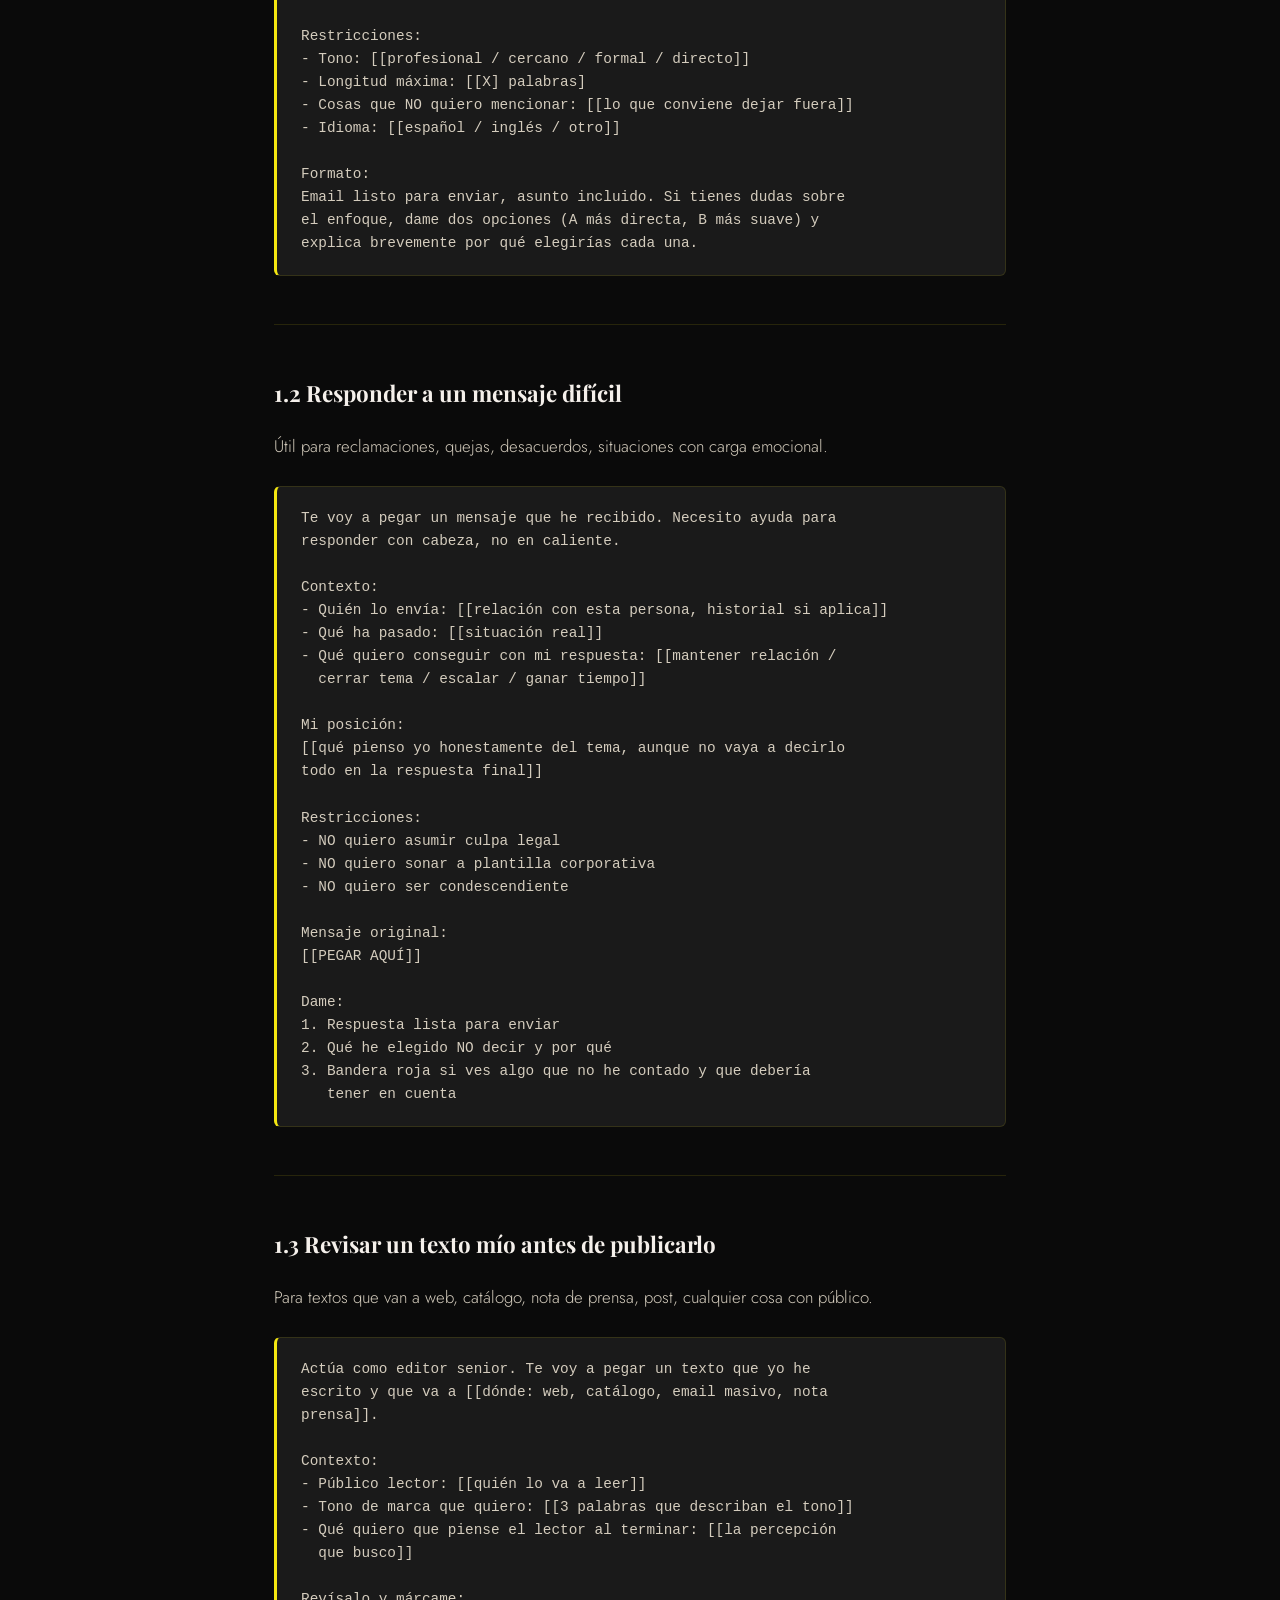
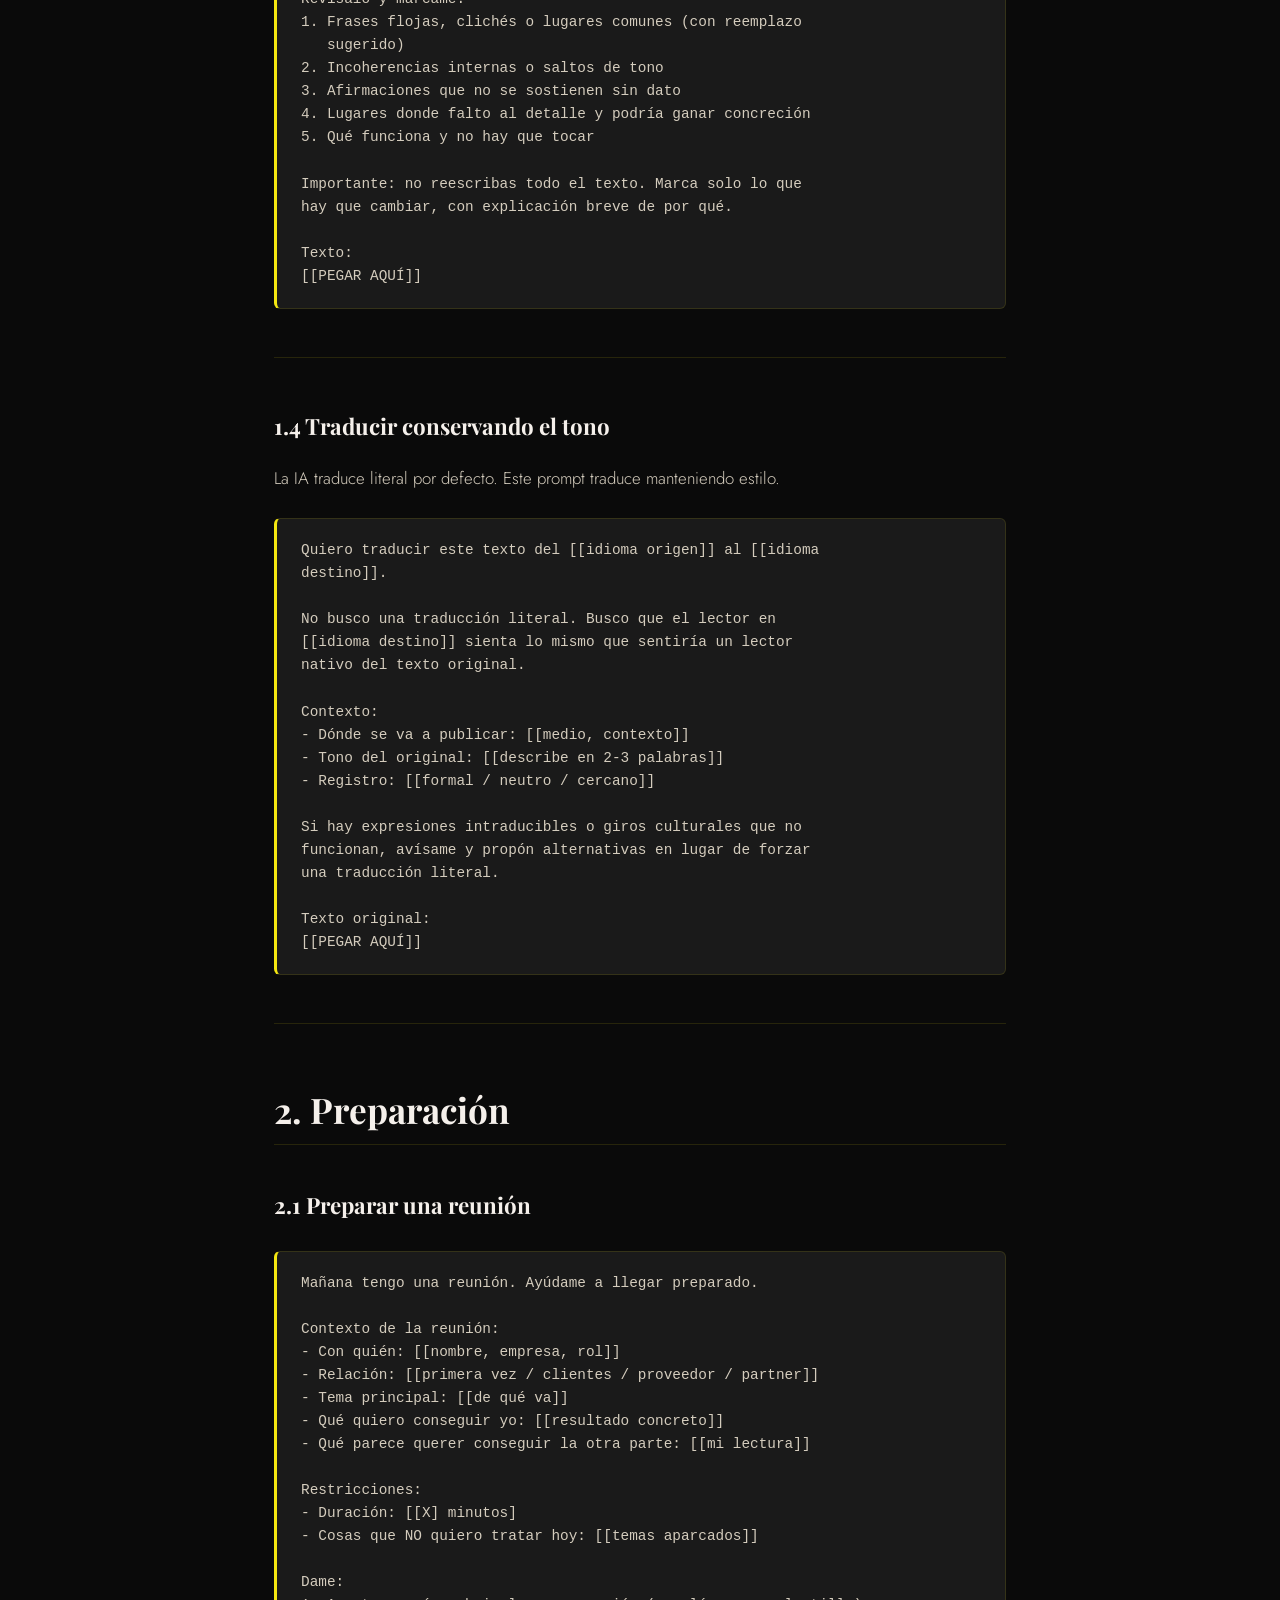
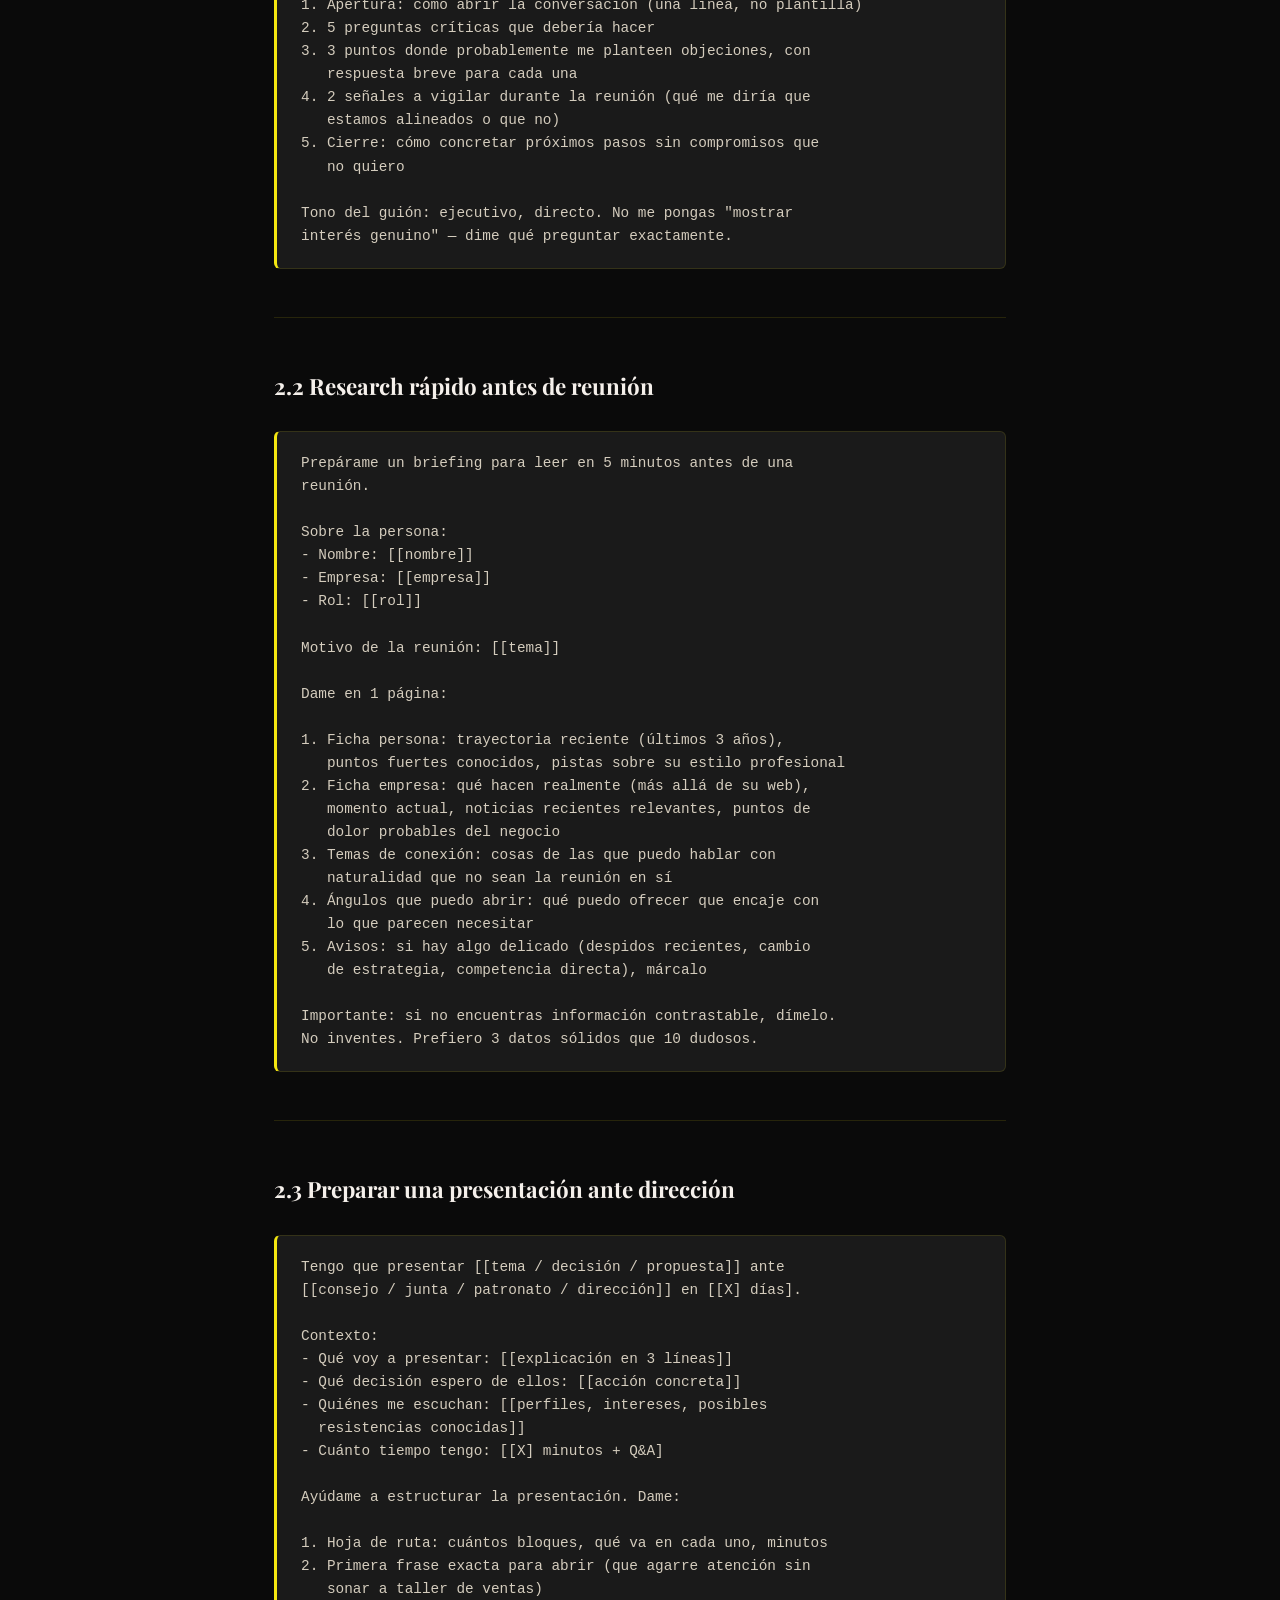
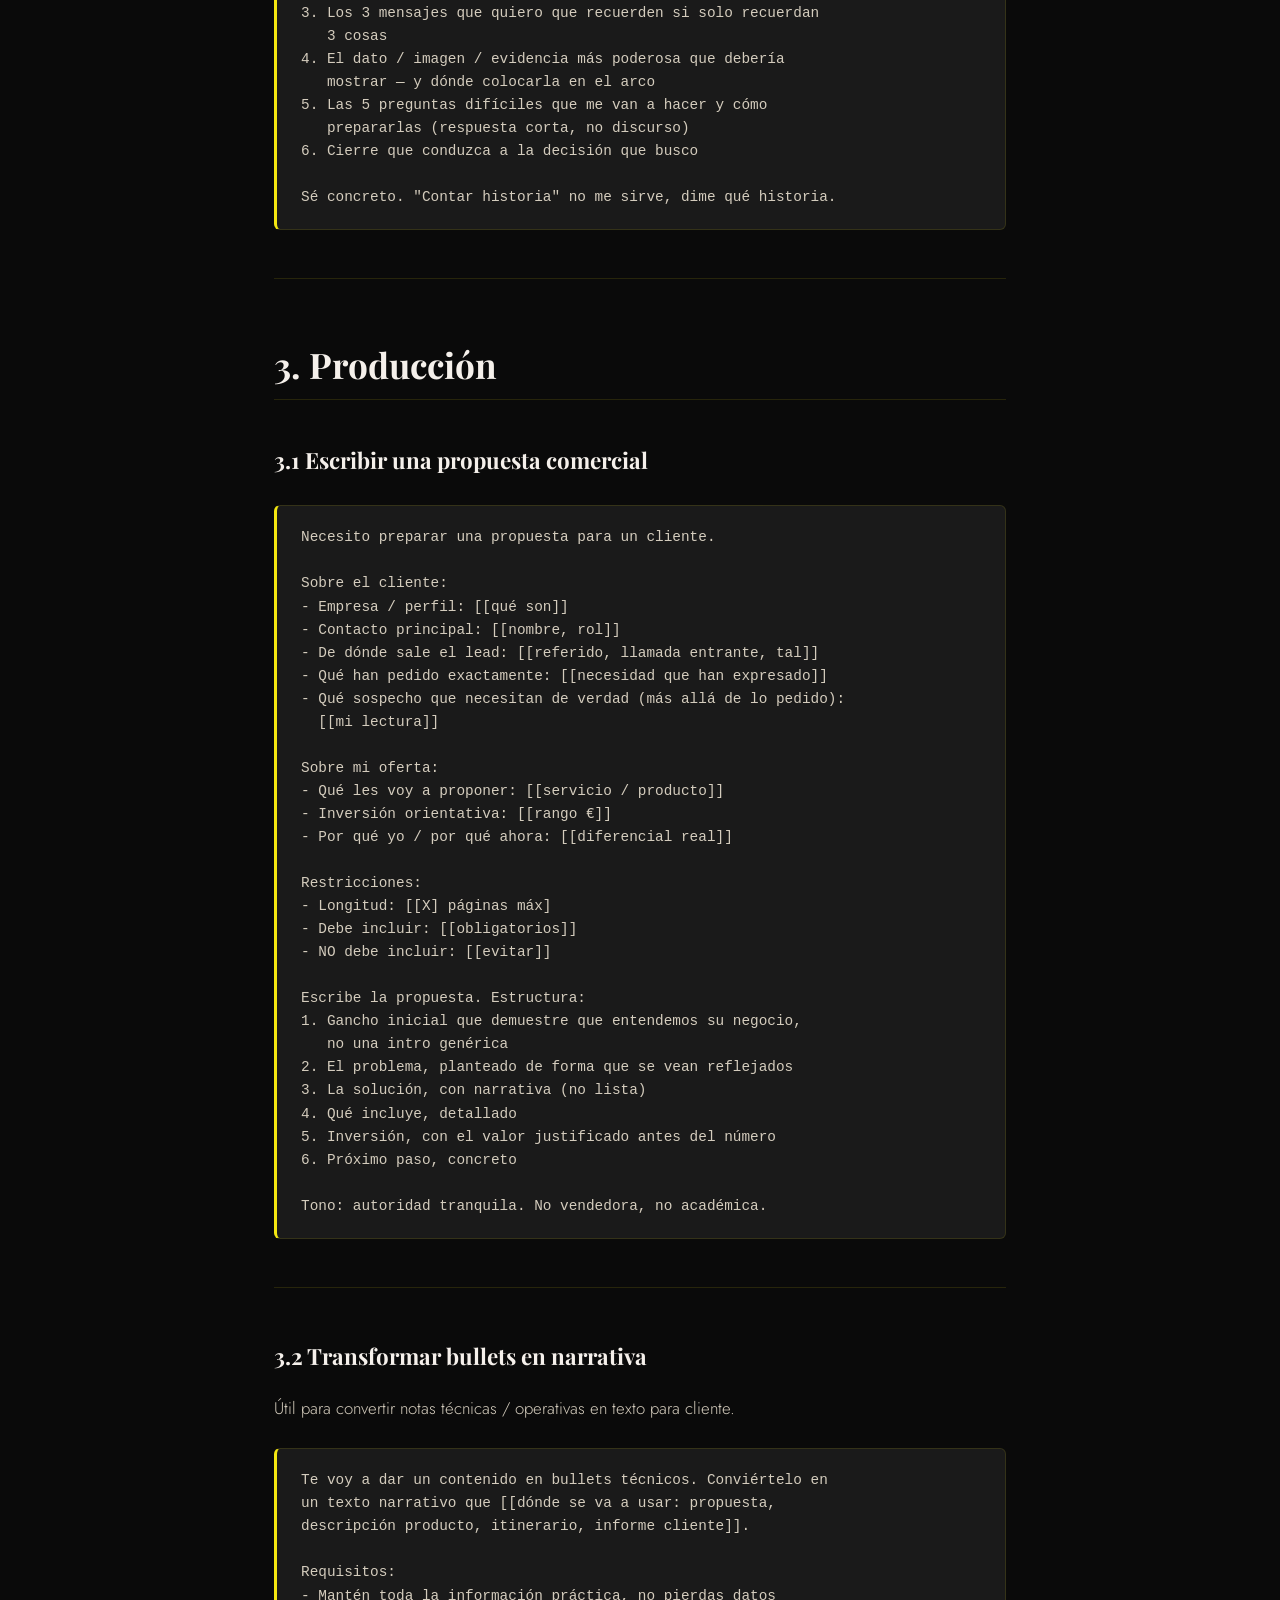
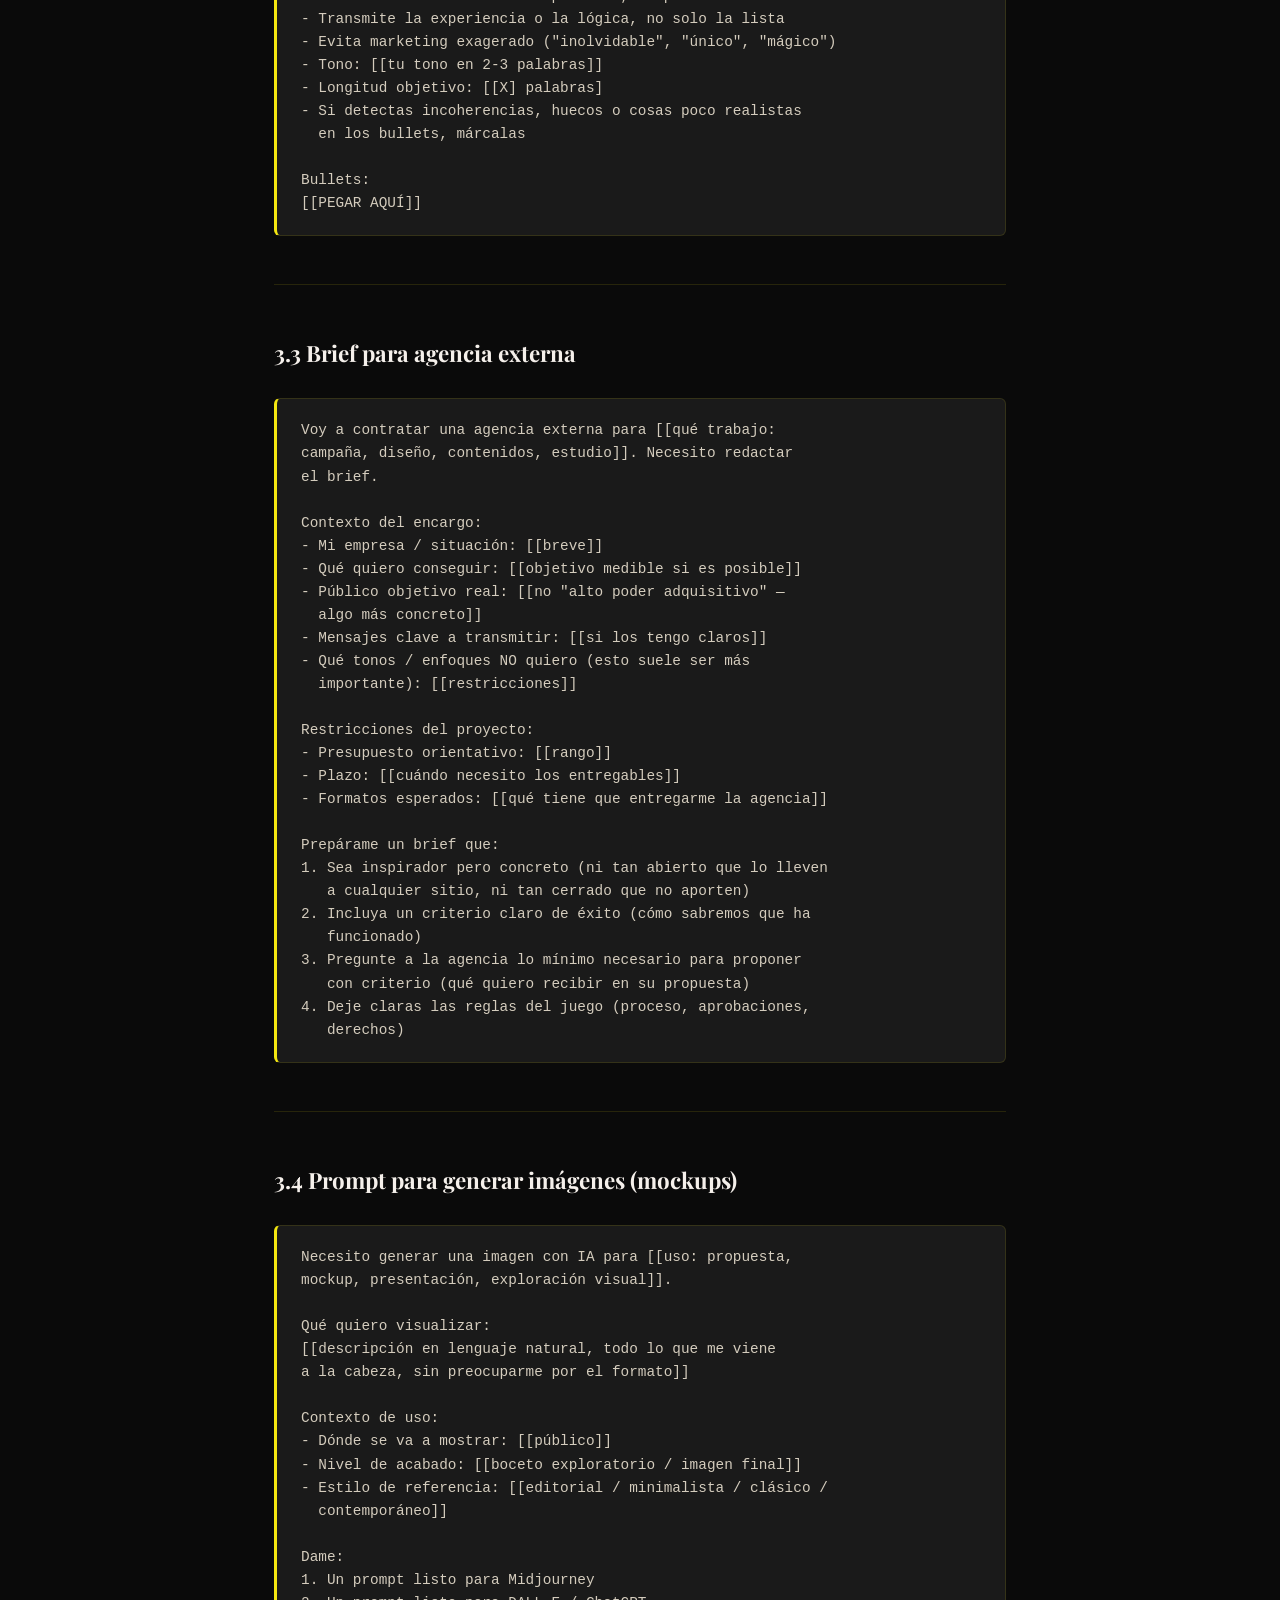
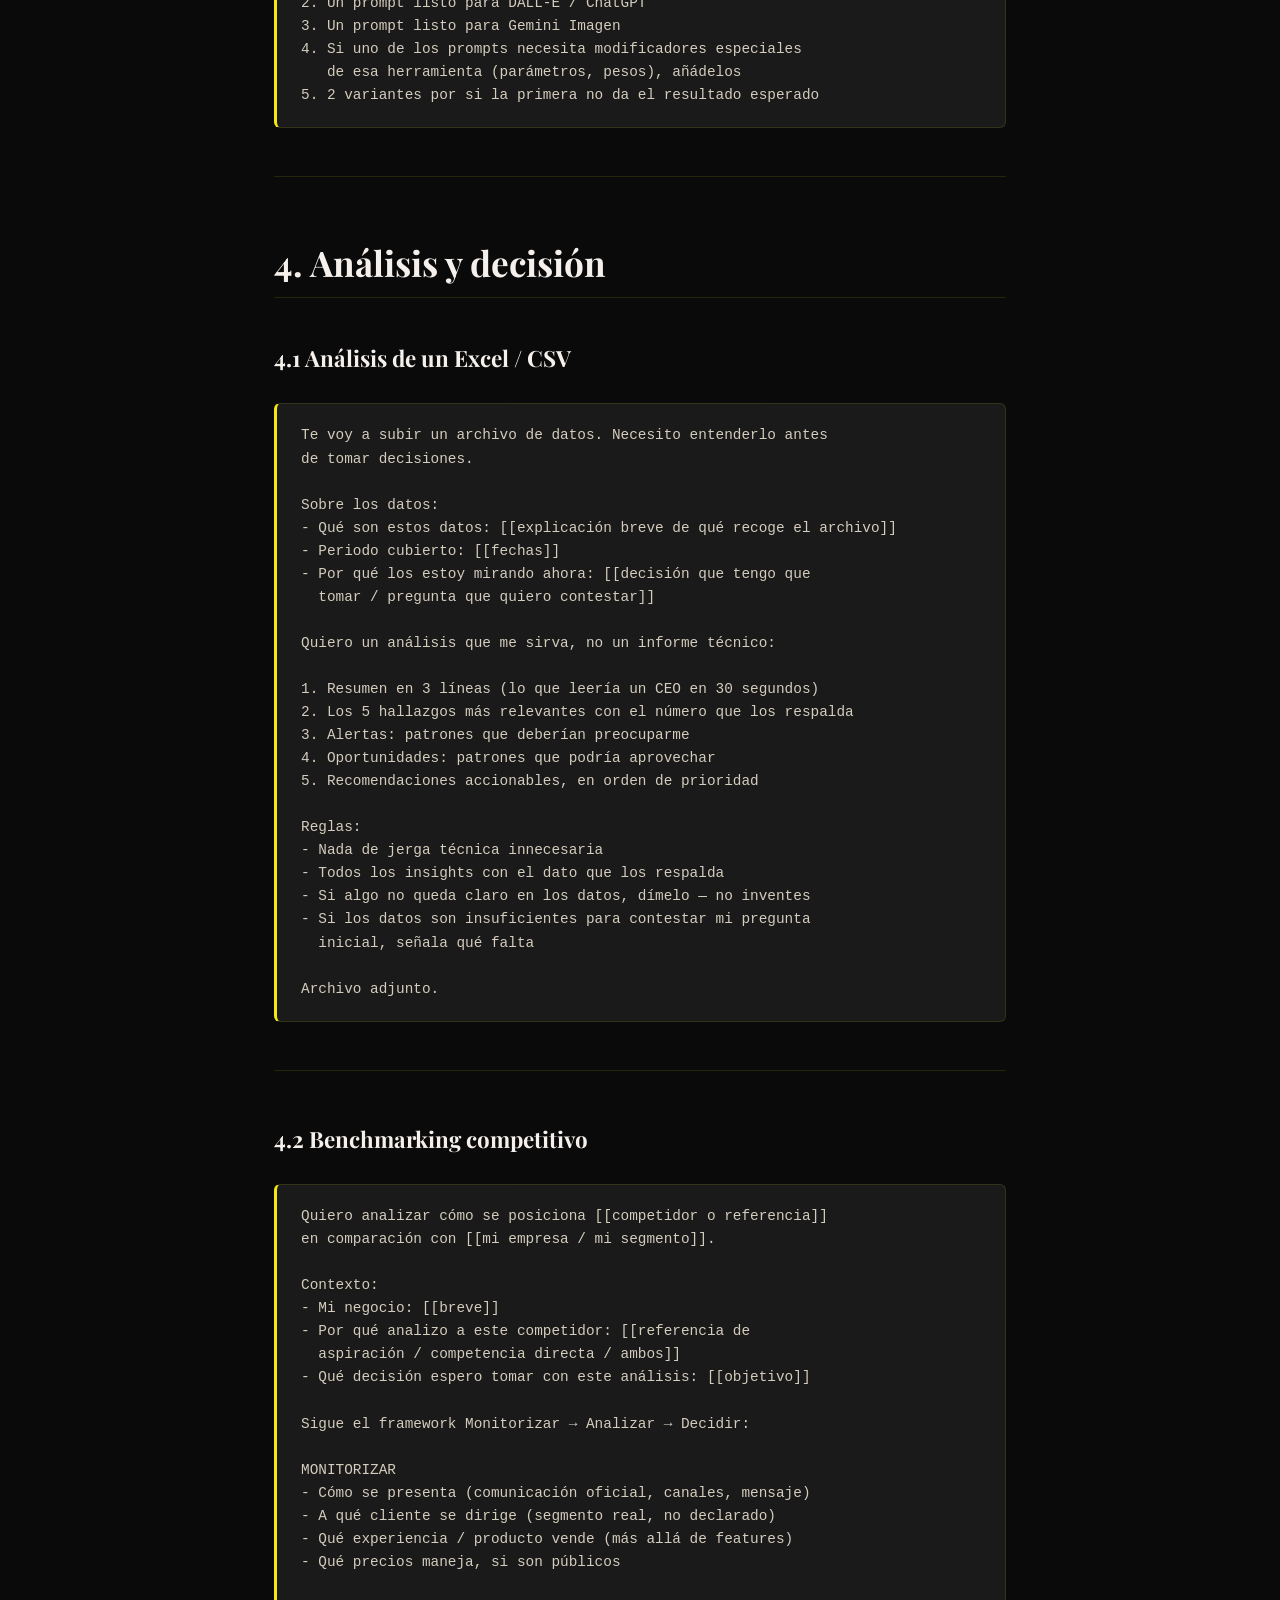
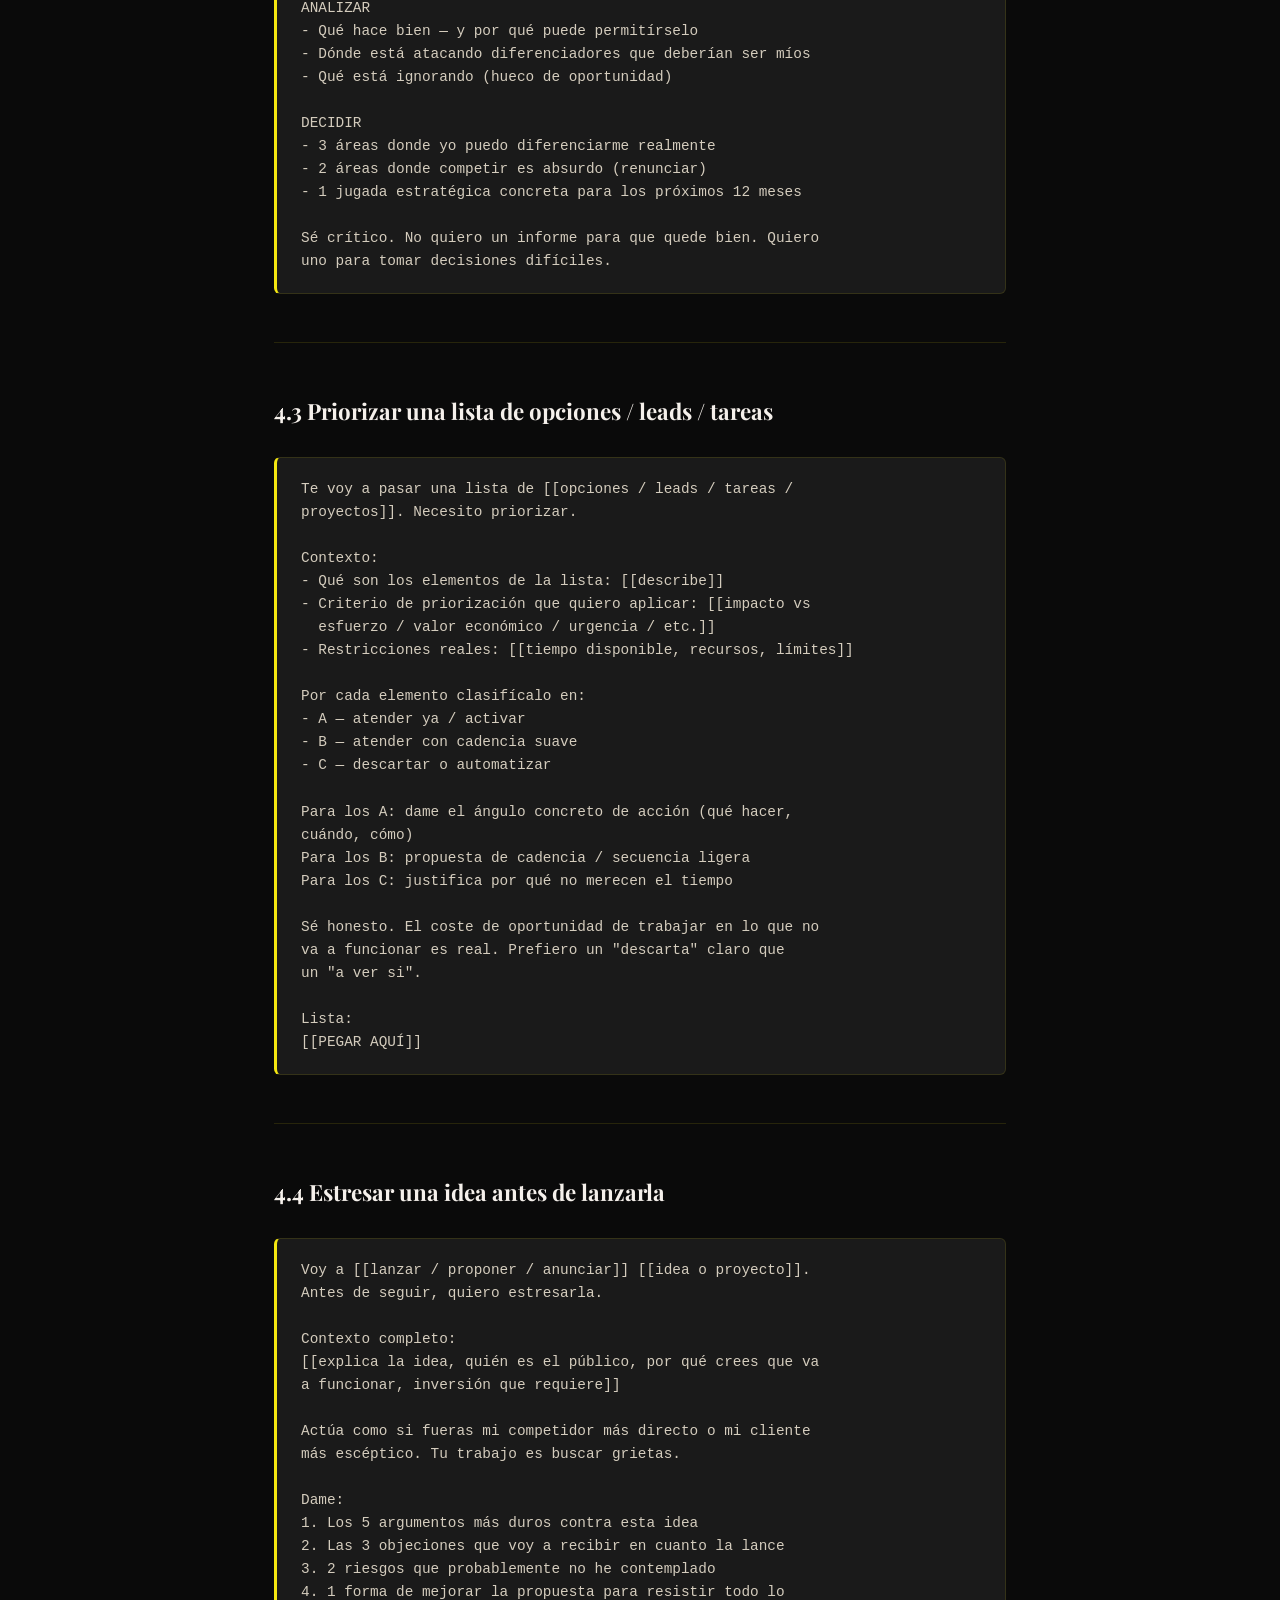
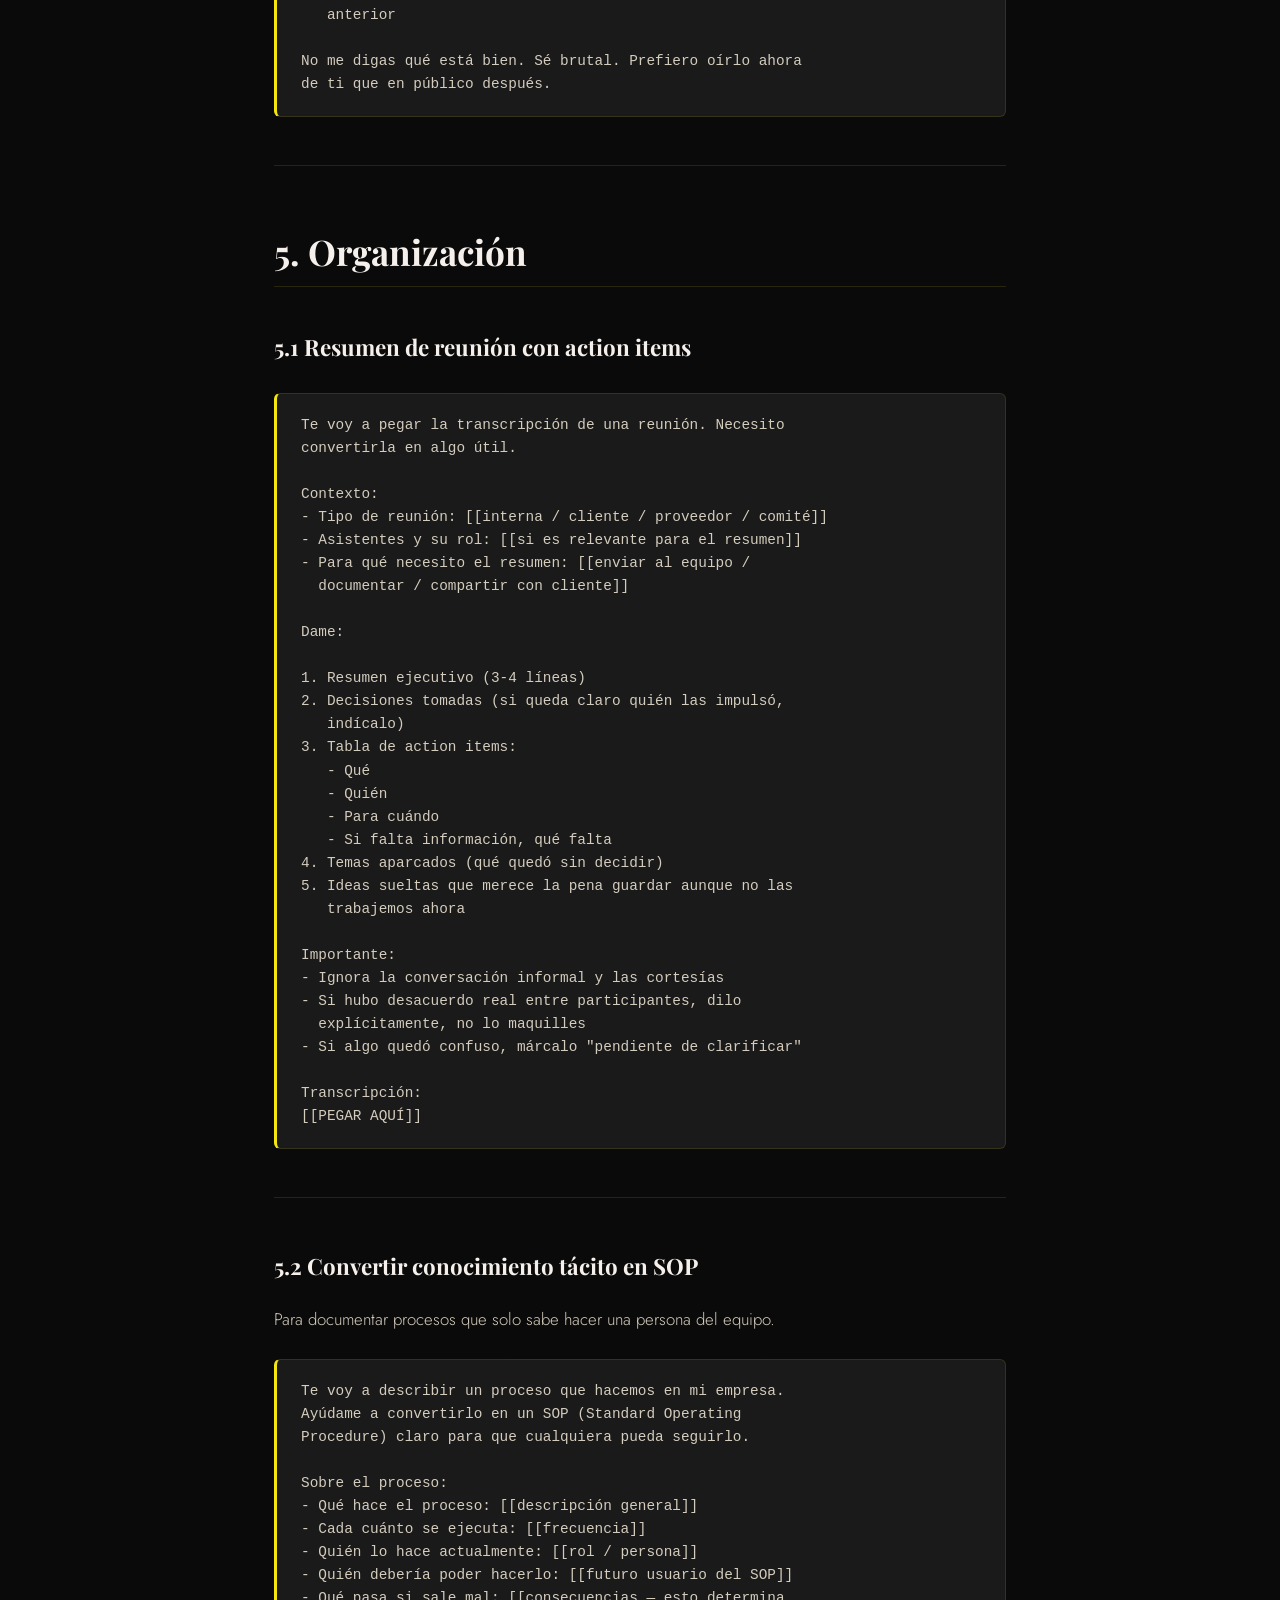
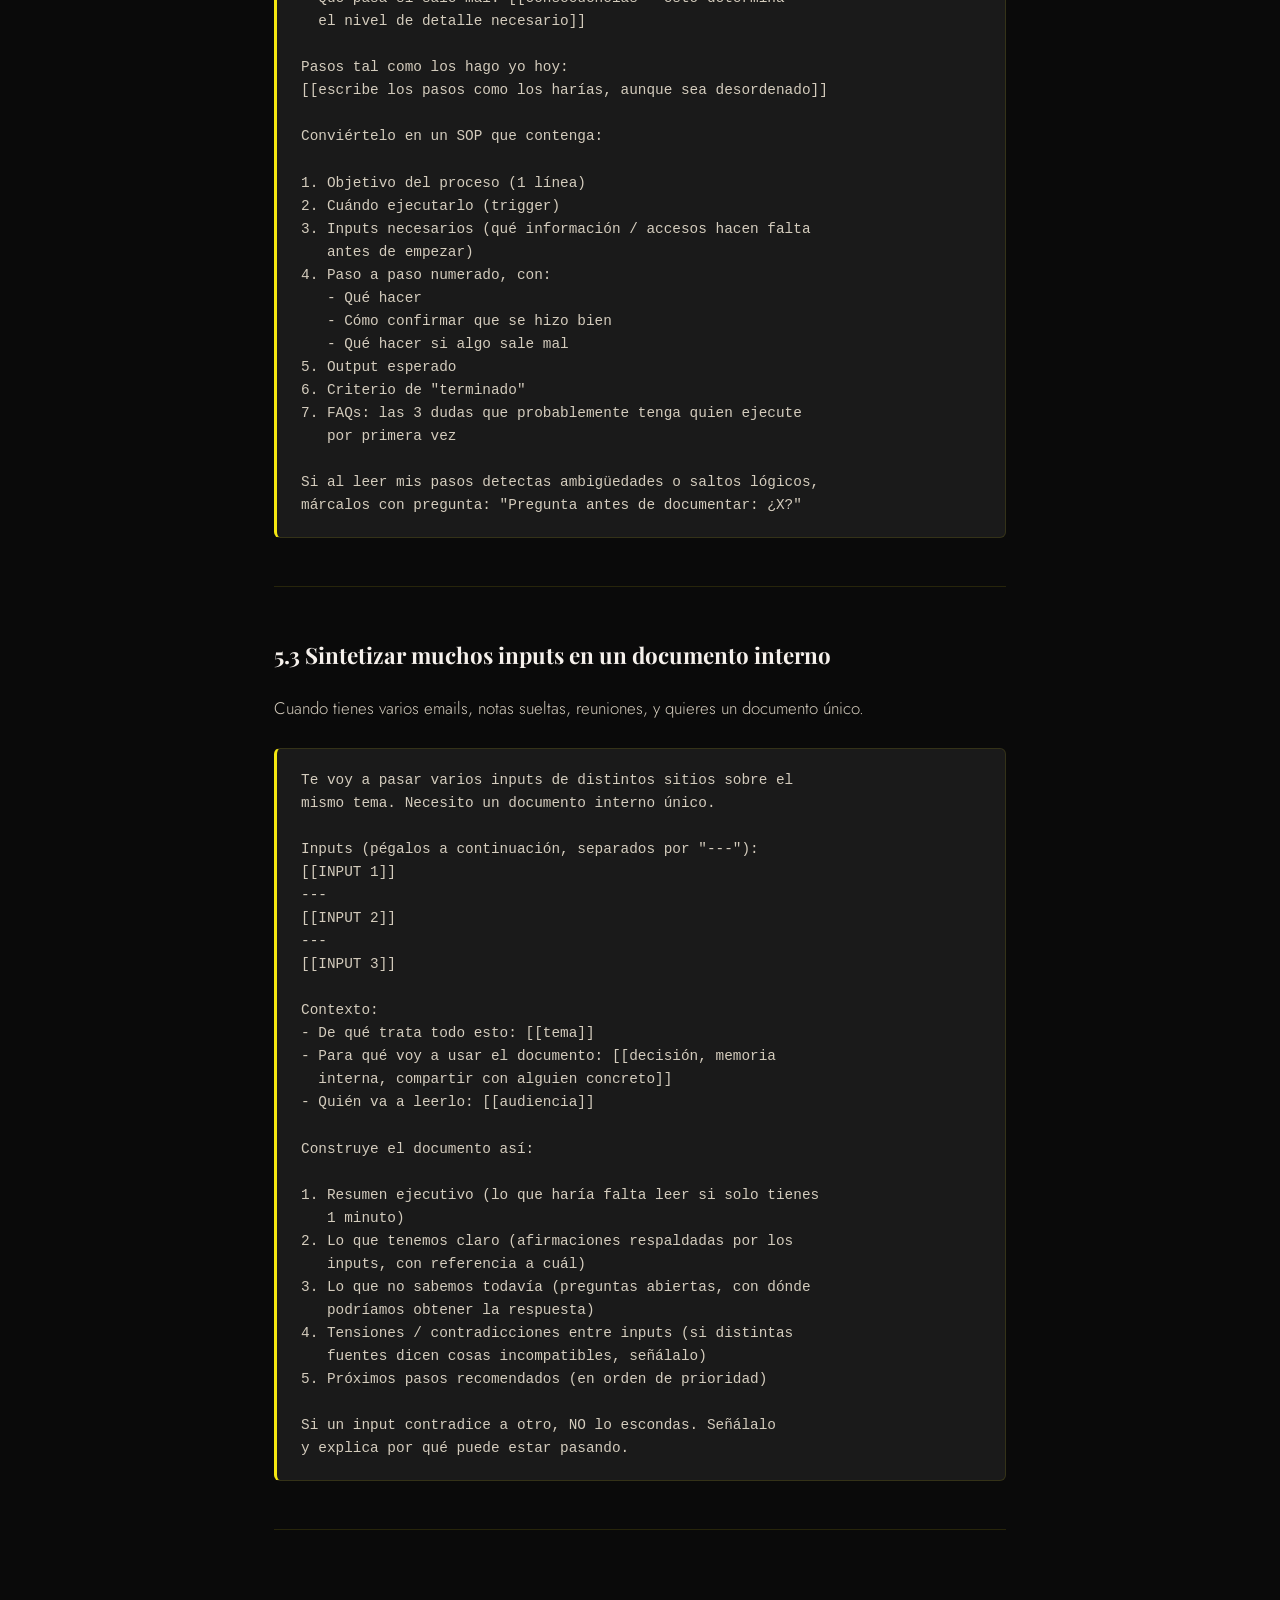
<file: prompts/index.html>
<!DOCTYPE html>
<html lang="es">
<head>
    <meta charset="UTF-8">
    <meta name="viewport" content="width=device-width, initial-scale=1.0">
    <meta name="robots" content="noindex, nofollow">
    <title>Kit de Prompts por Workflow — Excelenc-IA | 360º Consulting</title>
    <link rel="preconnect" href="https://fonts.googleapis.com">
    <link rel="preconnect" href="https://fonts.gstatic.com" crossorigin>
    <link href="https://fonts.googleapis.com/css2?family=Playfair+Display:ital,wght@0,400;0,700;0,900;1,400&family=Jost:wght@300;400;500;600;700&display=swap" rel="stylesheet">
    <link rel="stylesheet" href="../assets/styles.css">
    <style>
        .page-hero {
            position: relative;
            overflow: hidden;
        }
        .page-hero::before {
            content: '';
            position: absolute;
            inset: 0;
            background: radial-gradient(ellipse 80% 50% at 50% 0%, var(--accent-glow) 0%, transparent 60%);
            pointer-events: none;
        }
        .page-hero > * { position: relative; z-index: 1; }
        .cta-block {
            background: var(--bg-section);
            padding: 64px 24px;
            border-top: 1px solid var(--border);
            border-bottom: 1px solid var(--border);
            text-align: center;
        }
        .cta-block-inner {
            max-width: 640px;
            margin: 0 auto;
        }
        .cta-block h3 {
            font-family: var(--font-display);
            font-size: clamp(1.4rem, 3vw, 2rem);
            font-weight: 700;
            color: var(--text-white);
            margin-bottom: 14px;
            line-height: 1.25;
        }
        .cta-block p {
            color: var(--text-cream);
            margin-bottom: 28px;
            line-height: 1.7;
        }
        .download-card {
            background: var(--bg-card);
            border: 1px solid var(--accent);
            border-radius: 10px;
            padding: 24px 28px;
            margin: 32px 0;
            display: flex;
            align-items: center;
            justify-content: space-between;
            gap: 20px;
            box-shadow: 0 0 40px rgba(244, 231, 17, 0.05);
        }
        .download-card-text strong {
            color: var(--text-white);
            font-weight: 500;
            display: block;
            margin-bottom: 4px;
        }
        .download-card-text span {
            color: var(--text-muted);
            font-size: 0.85rem;
        }
        @media (max-width: 600px) {
            .download-card {
                flex-direction: column;
                align-items: flex-start;
                gap: 14px;
            }
        }
    </style>
</head>
<body>

    <section class="page-hero">
        <a class="breadcrumb" href="../">← Biblioteca de recursos</a>
        <h1 class="page-title reveal">Kit de Prompts por Workflow</h1>
        <p class="page-subtitle reveal reveal-delay-1">15 plantillas listas para pegar. Organizadas por lo que realmente vais a hacer con la IA, no por herramienta.</p>
    </section>

    <article class="prose">
        
        <hr />
<h2 id="como-usar-este-kit">Cómo usar este kit</h2>
<p>Cinco workflows que cubren el 80% del trabajo ejecutivo:</p>
<ol>
<li><strong>Comunicación</strong> — emails, revisión de textos, respuestas difíciles</li>
<li><strong>Preparación</strong> — reuniones, research, briefings pre-encuentro</li>
<li><strong>Producción</strong> — propuestas, presentaciones, descripciones, copies</li>
<li><strong>Análisis y decisión</strong> — datos, competencia, priorización</li>
<li><strong>Organización</strong> — resúmenes de reunión, action items, documentación</li>
</ol>
<p><strong>Reglas del kit:</strong>
- Cada prompt es una plantilla limpia. <strong>Lo que esté entre <code>[[ ]]</code> lo rellenas tú</strong> con tu información real
- No hay datos inventados. No hay números placeholder. No hay ejemplos casados a un sector
- Si un bloque no aplica a tu caso, bórralo
- Todos funcionan en ChatGPT, Gemini, Claude y Copilot
- Si un prompt te parece largo, pásalo por el <strong>Better Prompter</strong> primero — lo adapta a tu caso en 30 segundos</p>
<div class="callout callout-tip"><div class="callout-title"><span>💡</span><span>La regla de oro</span></div><p>Un prompt es una instrucción a alguien que no te conoce. Cuanto mejor le expliques qué quieres, mejor lo hará. CORF — <strong>C</strong>ontexto, <strong>O</strong>bjetivo, <strong>R</strong>estricciones, <strong>F</strong>ormato.</p></div>

<hr />
<h2 id="1-comunicacion">1. Comunicación</h2>
<h3 id="11-redactar-email-profesional">1.1 Redactar email profesional</h3>
<pre><code>Contexto:
- Quién soy: [[tu rol, tu empresa/sector]]
- A quién escribo: [[persona/empresa, relación con ella]]
- Situación: [[qué ha pasado antes / por qué escribo ahora]]

Objetivo del email:
[[qué quiero conseguir con este email — una acción concreta del 
destinatario, idealmente]]

Restricciones:
- Tono: [[profesional / cercano / formal / directo]]
- Longitud máxima: [[X] palabras]
- Cosas que NO quiero mencionar: [[lo que conviene dejar fuera]]
- Idioma: [[español / inglés / otro]]

Formato:
Email listo para enviar, asunto incluido. Si tienes dudas sobre 
el enfoque, dame dos opciones (A más directa, B más suave) y 
explica brevemente por qué elegirías cada una.
</code></pre>
<hr />
<h3 id="12-responder-a-un-mensaje-dificil">1.2 Responder a un mensaje difícil</h3>
<p>Útil para reclamaciones, quejas, desacuerdos, situaciones con carga emocional.</p>
<pre><code>Te voy a pegar un mensaje que he recibido. Necesito ayuda para 
responder con cabeza, no en caliente.

Contexto:
- Quién lo envía: [[relación con esta persona, historial si aplica]]
- Qué ha pasado: [[situación real]]
- Qué quiero conseguir con mi respuesta: [[mantener relación / 
  cerrar tema / escalar / ganar tiempo]]

Mi posición:
[[qué pienso yo honestamente del tema, aunque no vaya a decirlo 
todo en la respuesta final]]

Restricciones:
- NO quiero asumir culpa legal
- NO quiero sonar a plantilla corporativa
- NO quiero ser condescendiente

Mensaje original:
[[PEGAR AQUÍ]]

Dame:
1. Respuesta lista para enviar
2. Qué he elegido NO decir y por qué
3. Bandera roja si ves algo que no he contado y que debería 
   tener en cuenta
</code></pre>
<hr />
<h3 id="13-revisar-un-texto-mio-antes-de-publicarlo">1.3 Revisar un texto mío antes de publicarlo</h3>
<p>Para textos que van a web, catálogo, nota de prensa, post, cualquier cosa con público.</p>
<pre><code>Actúa como editor senior. Te voy a pegar un texto que yo he 
escrito y que va a [[dónde: web, catálogo, email masivo, nota 
prensa]].

Contexto:
- Público lector: [[quién lo va a leer]]
- Tono de marca que quiero: [[3 palabras que describan el tono]]
- Qué quiero que piense el lector al terminar: [[la percepción 
  que busco]]

Revísalo y márcame:
1. Frases flojas, clichés o lugares comunes (con reemplazo 
   sugerido)
2. Incoherencias internas o saltos de tono
3. Afirmaciones que no se sostienen sin dato
4. Lugares donde falto al detalle y podría ganar concreción
5. Qué funciona y no hay que tocar

Importante: no reescribas todo el texto. Marca solo lo que 
hay que cambiar, con explicación breve de por qué.

Texto:
[[PEGAR AQUÍ]]
</code></pre>
<hr />
<h3 id="14-traducir-conservando-el-tono">1.4 Traducir conservando el tono</h3>
<p>La IA traduce literal por defecto. Este prompt traduce manteniendo estilo.</p>
<pre><code>Quiero traducir este texto del [[idioma origen]] al [[idioma 
destino]].

No busco una traducción literal. Busco que el lector en 
[[idioma destino]] sienta lo mismo que sentiría un lector 
nativo del texto original.

Contexto:
- Dónde se va a publicar: [[medio, contexto]]
- Tono del original: [[describe en 2-3 palabras]]
- Registro: [[formal / neutro / cercano]]

Si hay expresiones intraducibles o giros culturales que no 
funcionan, avísame y propón alternativas en lugar de forzar 
una traducción literal.

Texto original:
[[PEGAR AQUÍ]]
</code></pre>
<hr />
<h2 id="2-preparacion">2. Preparación</h2>
<h3 id="21-preparar-una-reunion">2.1 Preparar una reunión</h3>
<pre><code>Mañana tengo una reunión. Ayúdame a llegar preparado.

Contexto de la reunión:
- Con quién: [[nombre, empresa, rol]]
- Relación: [[primera vez / clientes / proveedor / partner]]
- Tema principal: [[de qué va]]
- Qué quiero conseguir yo: [[resultado concreto]]
- Qué parece querer conseguir la otra parte: [[mi lectura]]

Restricciones:
- Duración: [[X] minutos]
- Cosas que NO quiero tratar hoy: [[temas aparcados]]

Dame:
1. Apertura: cómo abrir la conversación (una línea, no plantilla)
2. 5 preguntas críticas que debería hacer
3. 3 puntos donde probablemente me planteen objeciones, con 
   respuesta breve para cada una
4. 2 señales a vigilar durante la reunión (qué me diría que 
   estamos alineados o que no)
5. Cierre: cómo concretar próximos pasos sin compromisos que 
   no quiero

Tono del guión: ejecutivo, directo. No me pongas &quot;mostrar 
interés genuino&quot; — dime qué preguntar exactamente.
</code></pre>
<hr />
<h3 id="22-research-rapido-antes-de-reunion">2.2 Research rápido antes de reunión</h3>
<pre><code>Prepárame un briefing para leer en 5 minutos antes de una 
reunión.

Sobre la persona:
- Nombre: [[nombre]]
- Empresa: [[empresa]]
- Rol: [[rol]]

Motivo de la reunión: [[tema]]

Dame en 1 página:

1. Ficha persona: trayectoria reciente (últimos 3 años), 
   puntos fuertes conocidos, pistas sobre su estilo profesional
2. Ficha empresa: qué hacen realmente (más allá de su web), 
   momento actual, noticias recientes relevantes, puntos de 
   dolor probables del negocio
3. Temas de conexión: cosas de las que puedo hablar con 
   naturalidad que no sean la reunión en sí
4. Ángulos que puedo abrir: qué puedo ofrecer que encaje con 
   lo que parecen necesitar
5. Avisos: si hay algo delicado (despidos recientes, cambio 
   de estrategia, competencia directa), márcalo

Importante: si no encuentras información contrastable, dímelo. 
No inventes. Prefiero 3 datos sólidos que 10 dudosos.
</code></pre>
<hr />
<h3 id="23-preparar-una-presentacion-ante-direccion">2.3 Preparar una presentación ante dirección</h3>
<pre><code>Tengo que presentar [[tema / decisión / propuesta]] ante 
[[consejo / junta / patronato / dirección]] en [[X] días].

Contexto:
- Qué voy a presentar: [[explicación en 3 líneas]]
- Qué decisión espero de ellos: [[acción concreta]]
- Quiénes me escuchan: [[perfiles, intereses, posibles 
  resistencias conocidas]]
- Cuánto tiempo tengo: [[X] minutos + Q&amp;A]

Ayúdame a estructurar la presentación. Dame:

1. Hoja de ruta: cuántos bloques, qué va en cada uno, minutos
2. Primera frase exacta para abrir (que agarre atención sin 
   sonar a taller de ventas)
3. Los 3 mensajes que quiero que recuerden si solo recuerdan 
   3 cosas
4. El dato / imagen / evidencia más poderosa que debería 
   mostrar — y dónde colocarla en el arco
5. Las 5 preguntas difíciles que me van a hacer y cómo 
   prepararlas (respuesta corta, no discurso)
6. Cierre que conduzca a la decisión que busco

Sé concreto. &quot;Contar historia&quot; no me sirve, dime qué historia.
</code></pre>
<hr />
<h2 id="3-produccion">3. Producción</h2>
<h3 id="31-escribir-una-propuesta-comercial">3.1 Escribir una propuesta comercial</h3>
<pre><code>Necesito preparar una propuesta para un cliente.

Sobre el cliente:
- Empresa / perfil: [[qué son]]
- Contacto principal: [[nombre, rol]]
- De dónde sale el lead: [[referido, llamada entrante, tal]]
- Qué han pedido exactamente: [[necesidad que han expresado]]
- Qué sospecho que necesitan de verdad (más allá de lo pedido):
  [[mi lectura]]

Sobre mi oferta:
- Qué les voy a proponer: [[servicio / producto]]
- Inversión orientativa: [[rango €]]
- Por qué yo / por qué ahora: [[diferencial real]]

Restricciones:
- Longitud: [[X] páginas máx]
- Debe incluir: [[obligatorios]]
- NO debe incluir: [[evitar]]

Escribe la propuesta. Estructura:
1. Gancho inicial que demuestre que entendemos su negocio, 
   no una intro genérica
2. El problema, planteado de forma que se vean reflejados
3. La solución, con narrativa (no lista)
4. Qué incluye, detallado
5. Inversión, con el valor justificado antes del número
6. Próximo paso, concreto

Tono: autoridad tranquila. No vendedora, no académica.
</code></pre>
<hr />
<h3 id="32-transformar-bullets-en-narrativa">3.2 Transformar bullets en narrativa</h3>
<p>Útil para convertir notas técnicas / operativas en texto para cliente.</p>
<pre><code>Te voy a dar un contenido en bullets técnicos. Conviértelo en 
un texto narrativo que [[dónde se va a usar: propuesta, 
descripción producto, itinerario, informe cliente]].

Requisitos:
- Mantén toda la información práctica, no pierdas datos
- Transmite la experiencia o la lógica, no solo la lista
- Evita marketing exagerado (&quot;inolvidable&quot;, &quot;único&quot;, &quot;mágico&quot;)
- Tono: [[tu tono en 2-3 palabras]]
- Longitud objetivo: [[X] palabras]
- Si detectas incoherencias, huecos o cosas poco realistas 
  en los bullets, márcalas

Bullets:
[[PEGAR AQUÍ]]
</code></pre>
<hr />
<h3 id="33-brief-para-agencia-externa">3.3 Brief para agencia externa</h3>
<pre><code>Voy a contratar una agencia externa para [[qué trabajo: 
campaña, diseño, contenidos, estudio]]. Necesito redactar 
el brief.

Contexto del encargo:
- Mi empresa / situación: [[breve]]
- Qué quiero conseguir: [[objetivo medible si es posible]]
- Público objetivo real: [[no &quot;alto poder adquisitivo&quot; — 
  algo más concreto]]
- Mensajes clave a transmitir: [[si los tengo claros]]
- Qué tonos / enfoques NO quiero (esto suele ser más 
  importante): [[restricciones]]

Restricciones del proyecto:
- Presupuesto orientativo: [[rango]]
- Plazo: [[cuándo necesito los entregables]]
- Formatos esperados: [[qué tiene que entregarme la agencia]]

Prepárame un brief que:
1. Sea inspirador pero concreto (ni tan abierto que lo lleven 
   a cualquier sitio, ni tan cerrado que no aporten)
2. Incluya un criterio claro de éxito (cómo sabremos que ha 
   funcionado)
3. Pregunte a la agencia lo mínimo necesario para proponer 
   con criterio (qué quiero recibir en su propuesta)
4. Deje claras las reglas del juego (proceso, aprobaciones, 
   derechos)
</code></pre>
<hr />
<h3 id="34-prompt-para-generar-imagenes-mockups">3.4 Prompt para generar imágenes (mockups)</h3>
<pre><code>Necesito generar una imagen con IA para [[uso: propuesta, 
mockup, presentación, exploración visual]].

Qué quiero visualizar:
[[descripción en lenguaje natural, todo lo que me viene 
a la cabeza, sin preocuparme por el formato]]

Contexto de uso:
- Dónde se va a mostrar: [[público]]
- Nivel de acabado: [[boceto exploratorio / imagen final]]
- Estilo de referencia: [[editorial / minimalista / clásico / 
  contemporáneo]]

Dame:
1. Un prompt listo para Midjourney
2. Un prompt listo para DALL-E / ChatGPT
3. Un prompt listo para Gemini Imagen
4. Si uno de los prompts necesita modificadores especiales 
   de esa herramienta (parámetros, pesos), añádelos
5. 2 variantes por si la primera no da el resultado esperado
</code></pre>
<hr />
<h2 id="4-analisis-y-decision">4. Análisis y decisión</h2>
<h3 id="41-analisis-de-un-excel-csv">4.1 Análisis de un Excel / CSV</h3>
<pre><code>Te voy a subir un archivo de datos. Necesito entenderlo antes 
de tomar decisiones.

Sobre los datos:
- Qué son estos datos: [[explicación breve de qué recoge el archivo]]
- Periodo cubierto: [[fechas]]
- Por qué los estoy mirando ahora: [[decisión que tengo que 
  tomar / pregunta que quiero contestar]]

Quiero un análisis que me sirva, no un informe técnico:

1. Resumen en 3 líneas (lo que leería un CEO en 30 segundos)
2. Los 5 hallazgos más relevantes con el número que los respalda
3. Alertas: patrones que deberían preocuparme
4. Oportunidades: patrones que podría aprovechar
5. Recomendaciones accionables, en orden de prioridad

Reglas:
- Nada de jerga técnica innecesaria
- Todos los insights con el dato que los respalda
- Si algo no queda claro en los datos, dímelo — no inventes
- Si los datos son insuficientes para contestar mi pregunta 
  inicial, señala qué falta

Archivo adjunto.
</code></pre>
<hr />
<h3 id="42-benchmarking-competitivo">4.2 Benchmarking competitivo</h3>
<pre><code>Quiero analizar cómo se posiciona [[competidor o referencia]] 
en comparación con [[mi empresa / mi segmento]].

Contexto:
- Mi negocio: [[breve]]
- Por qué analizo a este competidor: [[referencia de 
  aspiración / competencia directa / ambos]]
- Qué decisión espero tomar con este análisis: [[objetivo]]

Sigue el framework Monitorizar → Analizar → Decidir:

MONITORIZAR
- Cómo se presenta (comunicación oficial, canales, mensaje)
- A qué cliente se dirige (segmento real, no declarado)
- Qué experiencia / producto vende (más allá de features)
- Qué precios maneja, si son públicos

ANALIZAR
- Qué hace bien — y por qué puede permitírselo
- Dónde está atacando diferenciadores que deberían ser míos
- Qué está ignorando (hueco de oportunidad)

DECIDIR
- 3 áreas donde yo puedo diferenciarme realmente
- 2 áreas donde competir es absurdo (renunciar)
- 1 jugada estratégica concreta para los próximos 12 meses

Sé crítico. No quiero un informe para que quede bien. Quiero 
uno para tomar decisiones difíciles.
</code></pre>
<hr />
<h3 id="43-priorizar-una-lista-de-opciones-leads-tareas">4.3 Priorizar una lista de opciones / leads / tareas</h3>
<pre><code>Te voy a pasar una lista de [[opciones / leads / tareas / 
proyectos]]. Necesito priorizar.

Contexto:
- Qué son los elementos de la lista: [[describe]]
- Criterio de priorización que quiero aplicar: [[impacto vs 
  esfuerzo / valor económico / urgencia / etc.]]
- Restricciones reales: [[tiempo disponible, recursos, límites]]

Por cada elemento clasifícalo en:
- A — atender ya / activar
- B — atender con cadencia suave
- C — descartar o automatizar

Para los A: dame el ángulo concreto de acción (qué hacer, 
cuándo, cómo)
Para los B: propuesta de cadencia / secuencia ligera
Para los C: justifica por qué no merecen el tiempo

Sé honesto. El coste de oportunidad de trabajar en lo que no 
va a funcionar es real. Prefiero un &quot;descarta&quot; claro que 
un &quot;a ver si&quot;.

Lista:
[[PEGAR AQUÍ]]
</code></pre>
<hr />
<h3 id="44-estresar-una-idea-antes-de-lanzarla">4.4 Estresar una idea antes de lanzarla</h3>
<pre><code>Voy a [[lanzar / proponer / anunciar]] [[idea o proyecto]]. 
Antes de seguir, quiero estresarla.

Contexto completo:
[[explica la idea, quién es el público, por qué crees que va 
a funcionar, inversión que requiere]]

Actúa como si fueras mi competidor más directo o mi cliente 
más escéptico. Tu trabajo es buscar grietas.

Dame:
1. Los 5 argumentos más duros contra esta idea
2. Las 3 objeciones que voy a recibir en cuanto la lance
3. 2 riesgos que probablemente no he contemplado
4. 1 forma de mejorar la propuesta para resistir todo lo 
   anterior

No me digas qué está bien. Sé brutal. Prefiero oírlo ahora 
de ti que en público después.
</code></pre>
<hr />
<h2 id="5-organizacion">5. Organización</h2>
<h3 id="51-resumen-de-reunion-con-action-items">5.1 Resumen de reunión con action items</h3>
<pre><code>Te voy a pegar la transcripción de una reunión. Necesito 
convertirla en algo útil.

Contexto:
- Tipo de reunión: [[interna / cliente / proveedor / comité]]
- Asistentes y su rol: [[si es relevante para el resumen]]
- Para qué necesito el resumen: [[enviar al equipo / 
  documentar / compartir con cliente]]

Dame:

1. Resumen ejecutivo (3-4 líneas)
2. Decisiones tomadas (si queda claro quién las impulsó, 
   indícalo)
3. Tabla de action items:
   - Qué
   - Quién
   - Para cuándo
   - Si falta información, qué falta
4. Temas aparcados (qué quedó sin decidir)
5. Ideas sueltas que merece la pena guardar aunque no las 
   trabajemos ahora

Importante:
- Ignora la conversación informal y las cortesías
- Si hubo desacuerdo real entre participantes, dilo 
  explícitamente, no lo maquilles
- Si algo quedó confuso, márcalo &quot;pendiente de clarificar&quot;

Transcripción:
[[PEGAR AQUÍ]]
</code></pre>
<hr />
<h3 id="52-convertir-conocimiento-tacito-en-sop">5.2 Convertir conocimiento tácito en SOP</h3>
<p>Para documentar procesos que solo sabe hacer una persona del equipo.</p>
<pre><code>Te voy a describir un proceso que hacemos en mi empresa. 
Ayúdame a convertirlo en un SOP (Standard Operating 
Procedure) claro para que cualquiera pueda seguirlo.

Sobre el proceso:
- Qué hace el proceso: [[descripción general]]
- Cada cuánto se ejecuta: [[frecuencia]]
- Quién lo hace actualmente: [[rol / persona]]
- Quién debería poder hacerlo: [[futuro usuario del SOP]]
- Qué pasa si sale mal: [[consecuencias — esto determina 
  el nivel de detalle necesario]]

Pasos tal como los hago yo hoy:
[[escribe los pasos como los harías, aunque sea desordenado]]

Conviértelo en un SOP que contenga:

1. Objetivo del proceso (1 línea)
2. Cuándo ejecutarlo (trigger)
3. Inputs necesarios (qué información / accesos hacen falta 
   antes de empezar)
4. Paso a paso numerado, con:
   - Qué hacer
   - Cómo confirmar que se hizo bien
   - Qué hacer si algo sale mal
5. Output esperado
6. Criterio de &quot;terminado&quot;
7. FAQs: las 3 dudas que probablemente tenga quien ejecute 
   por primera vez

Si al leer mis pasos detectas ambigüedades o saltos lógicos, 
márcalos con pregunta: &quot;Pregunta antes de documentar: ¿X?&quot;
</code></pre>
<hr />
<h3 id="53-sintetizar-muchos-inputs-en-un-documento-interno">5.3 Sintetizar muchos inputs en un documento interno</h3>
<p>Cuando tienes varios emails, notas sueltas, reuniones, y quieres un documento único.</p>
<pre><code>Te voy a pasar varios inputs de distintos sitios sobre el 
mismo tema. Necesito un documento interno único.

Inputs (pégalos a continuación, separados por &quot;---&quot;):
[[INPUT 1]]
---
[[INPUT 2]]
---
[[INPUT 3]]

Contexto:
- De qué trata todo esto: [[tema]]
- Para qué voy a usar el documento: [[decisión, memoria 
  interna, compartir con alguien concreto]]
- Quién va a leerlo: [[audiencia]]

Construye el documento así:

1. Resumen ejecutivo (lo que haría falta leer si solo tienes 
   1 minuto)
2. Lo que tenemos claro (afirmaciones respaldadas por los 
   inputs, con referencia a cuál)
3. Lo que no sabemos todavía (preguntas abiertas, con dónde 
   podríamos obtener la respuesta)
4. Tensiones / contradicciones entre inputs (si distintas 
   fuentes dicen cosas incompatibles, señálalo)
5. Próximos pasos recomendados (en orden de prioridad)

Si un input contradice a otro, NO lo escondas. Señálalo 
y explica por qué puede estar pasando.
</code></pre>
<hr />
<h2 id="meta-prompt-como-crear-tus-propios-prompts">Meta-prompt: cómo crear tus propios prompts</h2>
<p>Cuando ninguno de los anteriores encaje exacto con lo que necesitas, usa este para que la IA te cree el prompt a medida:</p>
<pre><code>Quiero que me ayudes a construir un prompt para otra IA.

Objetivo de ese prompt:
[[qué quiero conseguir — sé concreto, no abstracto]]

Contexto del caso:
[[información sobre mi situación, mi sector, lo que sé del 
tema]]

Restricciones conocidas:
[[qué NO quiero que haga, longitud esperada, tono, etc.]]

Constrúyeme el prompt siguiendo el framework CORF:
- Contexto (claro, suficiente, sin sobrarme)
- Objetivo (inequívoco)
- Restricciones (lo que evita respuestas genéricas)
- Formato (cómo quiero recibir la respuesta)

Entrégame:
1. El prompt final, listo para copiar
2. Qué ajustaría si quiero un resultado más corto
3. Qué ajustaría si quiero más profundidad
4. Una versión &quot;lite&quot; del prompt para casos similares pero 
   con menos contexto
</code></pre>
<hr />
<h2 id="diferencias-entre-chatgpt-gemini-claude-copilot">Diferencias entre ChatGPT / Gemini / Claude / Copilot</h2>
<table>
<thead>
<tr>
<th>Caso de uso</th>
<th>Mejor opción</th>
<th>Por qué</th>
</tr>
</thead>
<tbody>
<tr>
<td>Tareas variadas, uso diario</td>
<td>ChatGPT</td>
<td>Más versátil, ecosistema GPTs</td>
</tr>
<tr>
<td>Gratis y potente</td>
<td>Gemini</td>
<td>Plan gratuito completo, Canvas incluido</td>
</tr>
<tr>
<td>Textos largos, análisis documentos extensos</td>
<td>Claude</td>
<td>Ventana de contexto mayor, mejor razonamiento largo</td>
</tr>
<tr>
<td>Integrado en Outlook / Excel / Word</td>
<td>Copilot</td>
<td>Nativo en Microsoft 365 si tienes licencia</td>
</tr>
<tr>
<td>Research web profundo</td>
<td>ChatGPT (modo agente o Deep Research)</td>
<td>Autónomo, busca y sintetiza</td>
</tr>
<tr>
<td>Generar imágenes</td>
<td>ChatGPT o Gemini</td>
<td>Ambos integran generación nativa</td>
</tr>
<tr>
<td>Presentaciones automáticas</td>
<td>Gemini Canvas o Gamma</td>
<td>Visuales rápidos desde texto</td>
</tr>
</tbody>
</table>
    </article>

    <section class="cta-block section-full">
        <div class="cta-block-inner">
            <div class="section-label">¿Siguiente paso?</div>
            <h3>¿Queréis prompts específicos para vuestro caso?</h3>
            <p>Hacemos workshops a medida para equipos que quieren operar con prompts diseñados para su sector y flujo de trabajo concreto.</p>
            <a href="https://cal.com/jorge-guamis-360/llamada-de-diagnostico-360%C2%BA-consulting" class="btn btn-primary" target="_blank" rel="noopener">Reservar diagnóstico gratuito</a>
        </div>
    </section>

    <div class="contact-strip">
        <a href="mailto:jorge@360consulting.io">✉ jorge@360consulting.io</a>
        <a href="https://www.linkedin.com/in/jorgeguamis" target="_blank" rel="noopener">🔗 LinkedIn</a>
        <a href="https://wa.me/34654663771" target="_blank" rel="noopener">💬 WhatsApp</a>
    </div>

    <footer>
        <img src="../assets/mark-yellow-clean.png" alt="360º">
        <div>360º Degrees Consulting &mdash; Biblioteca de Recursos Excelenc-IA &mdash; 2026</div>
        <div class="footer-links">
            <a href="../prompts/">Prompts</a>
            <a href="../toolkit/">Toolkit</a>
            <a href="../framework/">Framework</a>
            <a href="../roadmap/">Roadmap</a>
            <a href="../datos/">Datos</a>
        </div>
    </footer>

    <script>
        const observer = new IntersectionObserver((entries) => {
            entries.forEach(entry => {
                if (entry.isIntersecting) entry.target.classList.add('visible');
            });
        }, { threshold: 0.1, rootMargin: '0px 0px -40px 0px' });
        document.querySelectorAll('.reveal').forEach(el => observer.observe(el));
    </script>
</body>
</html>
</file>
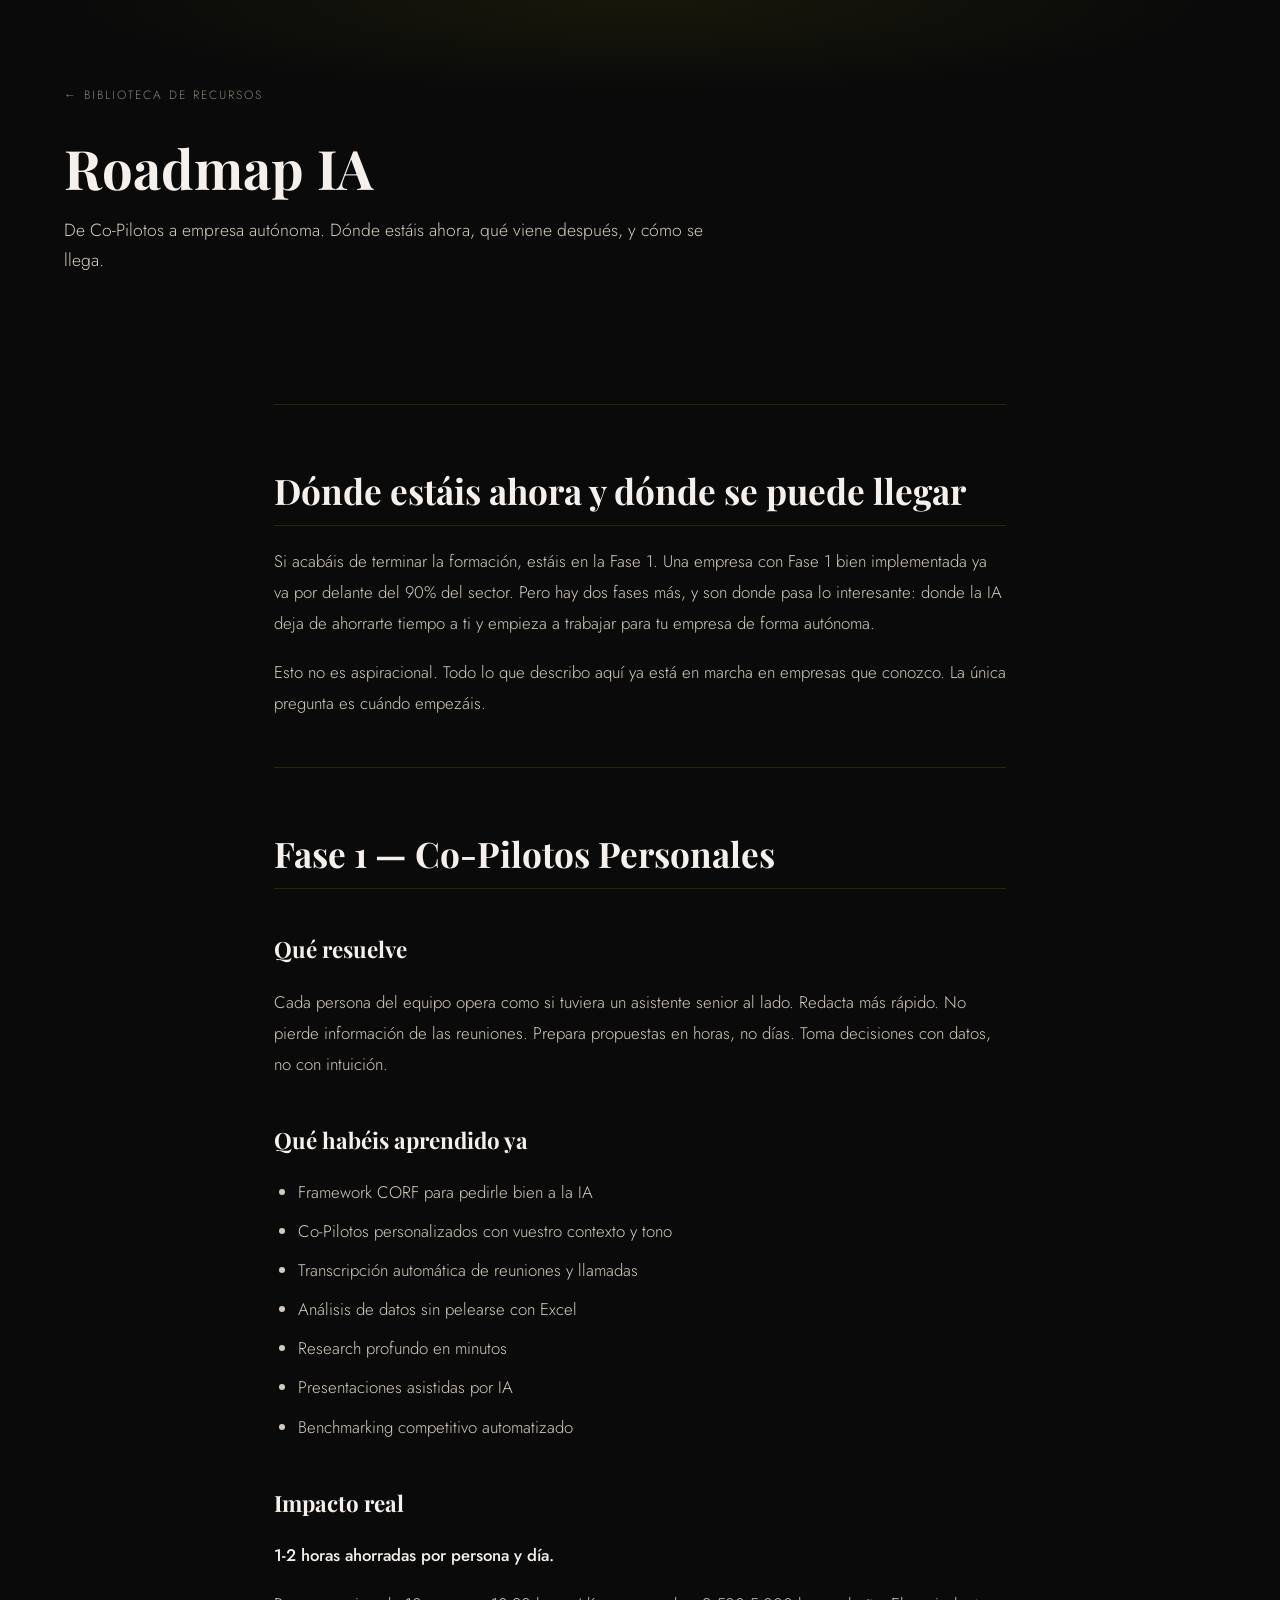
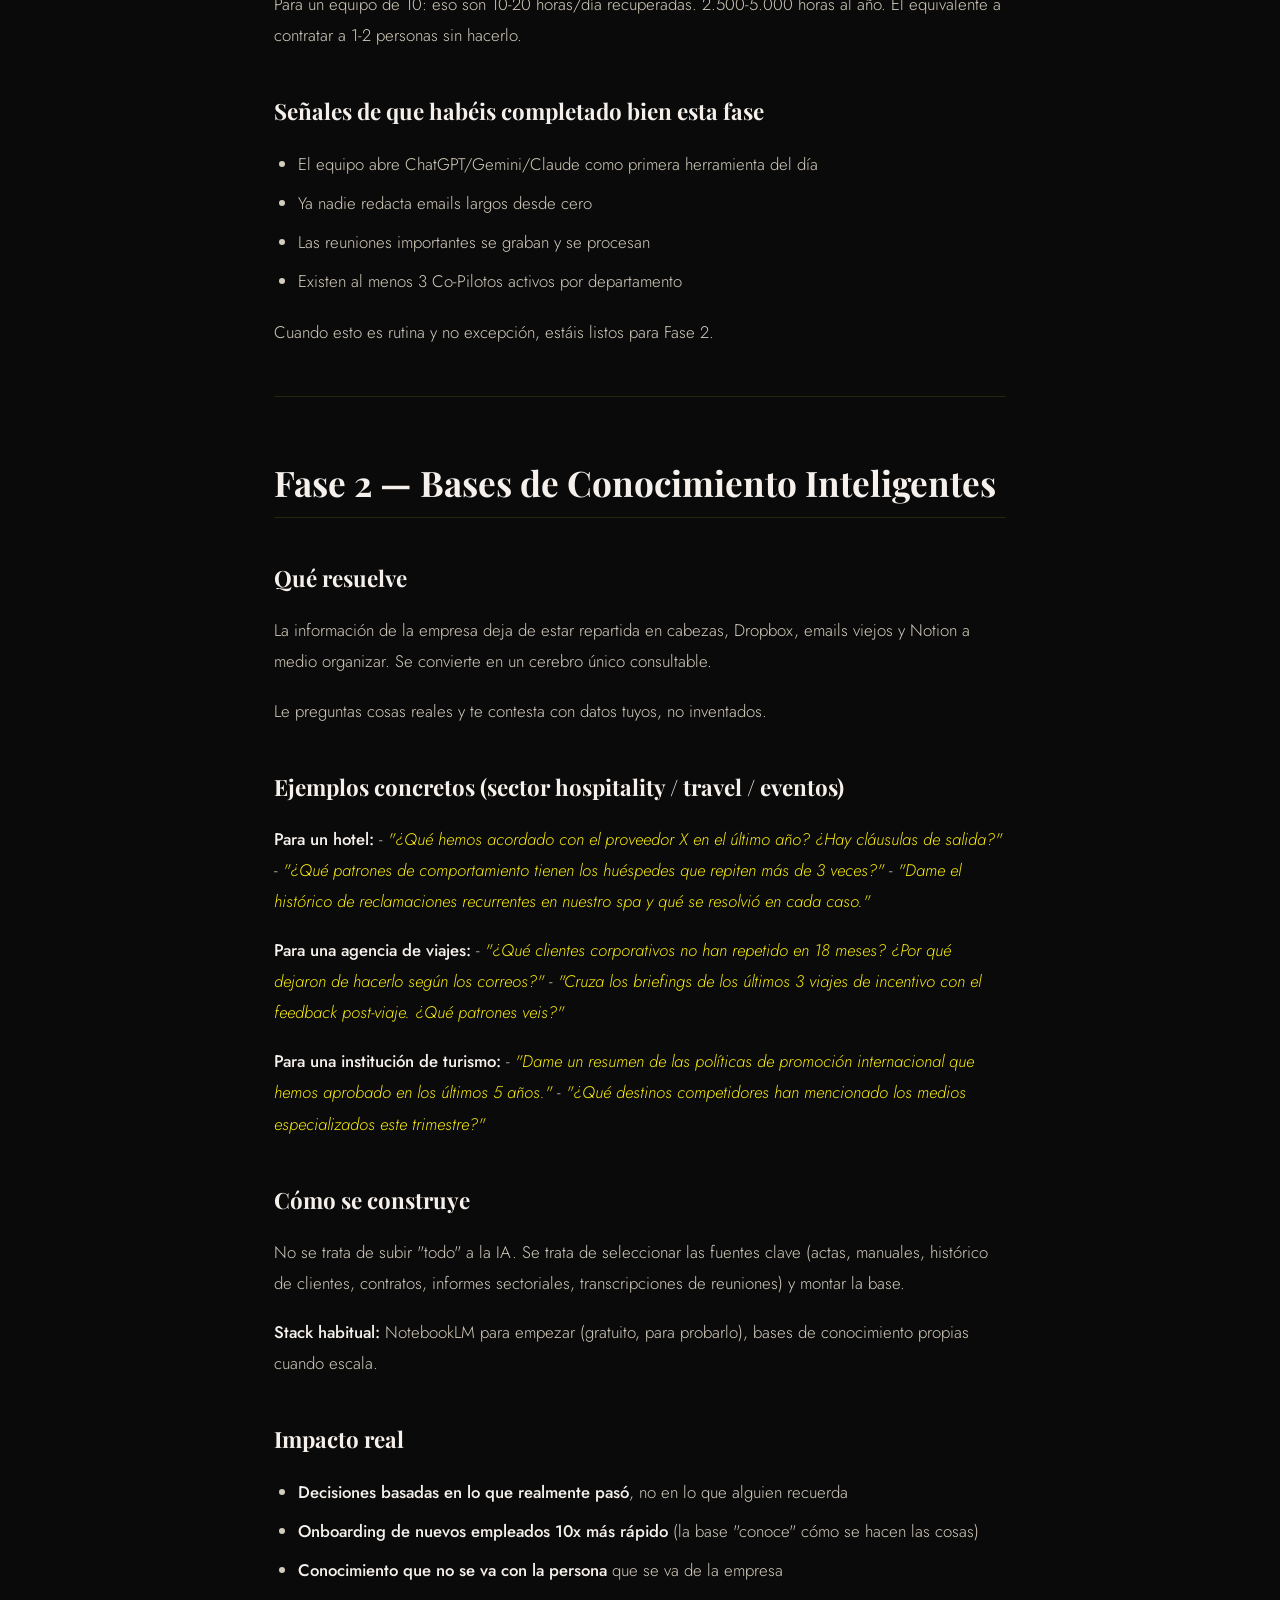
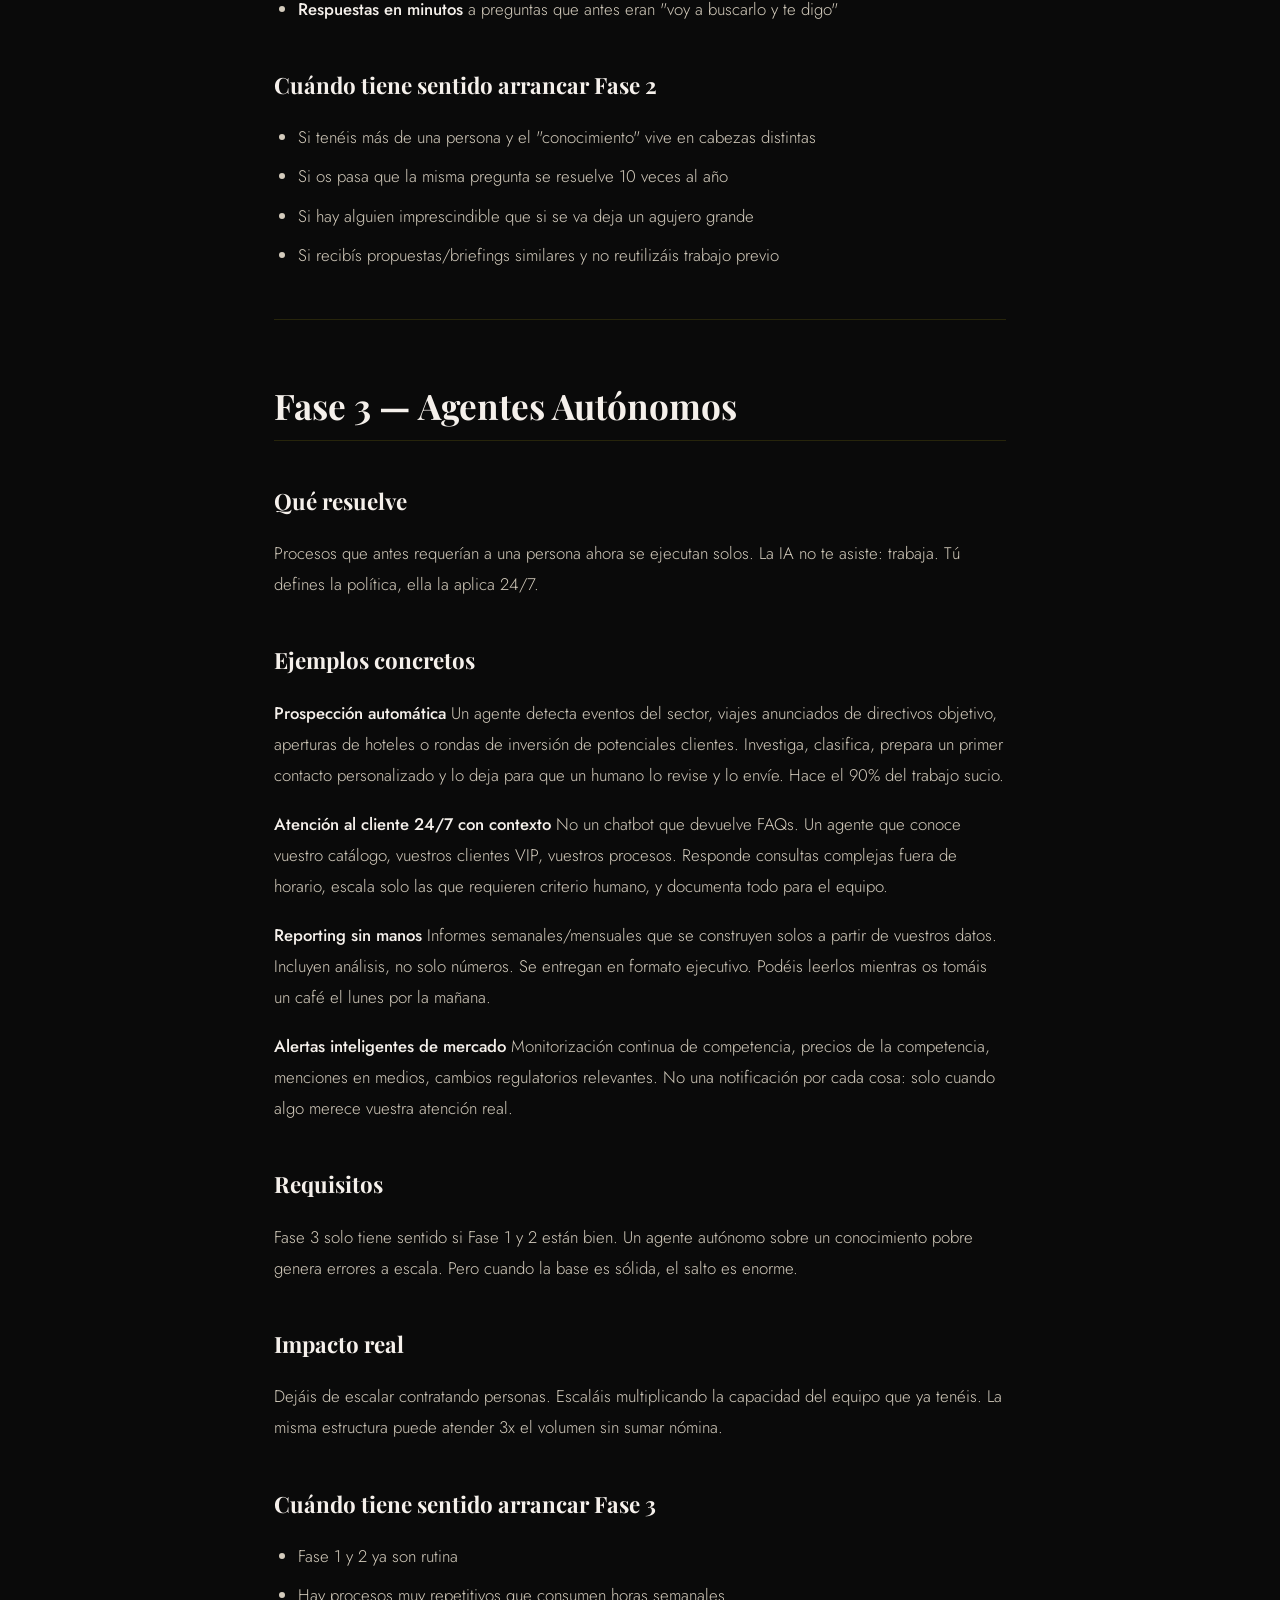
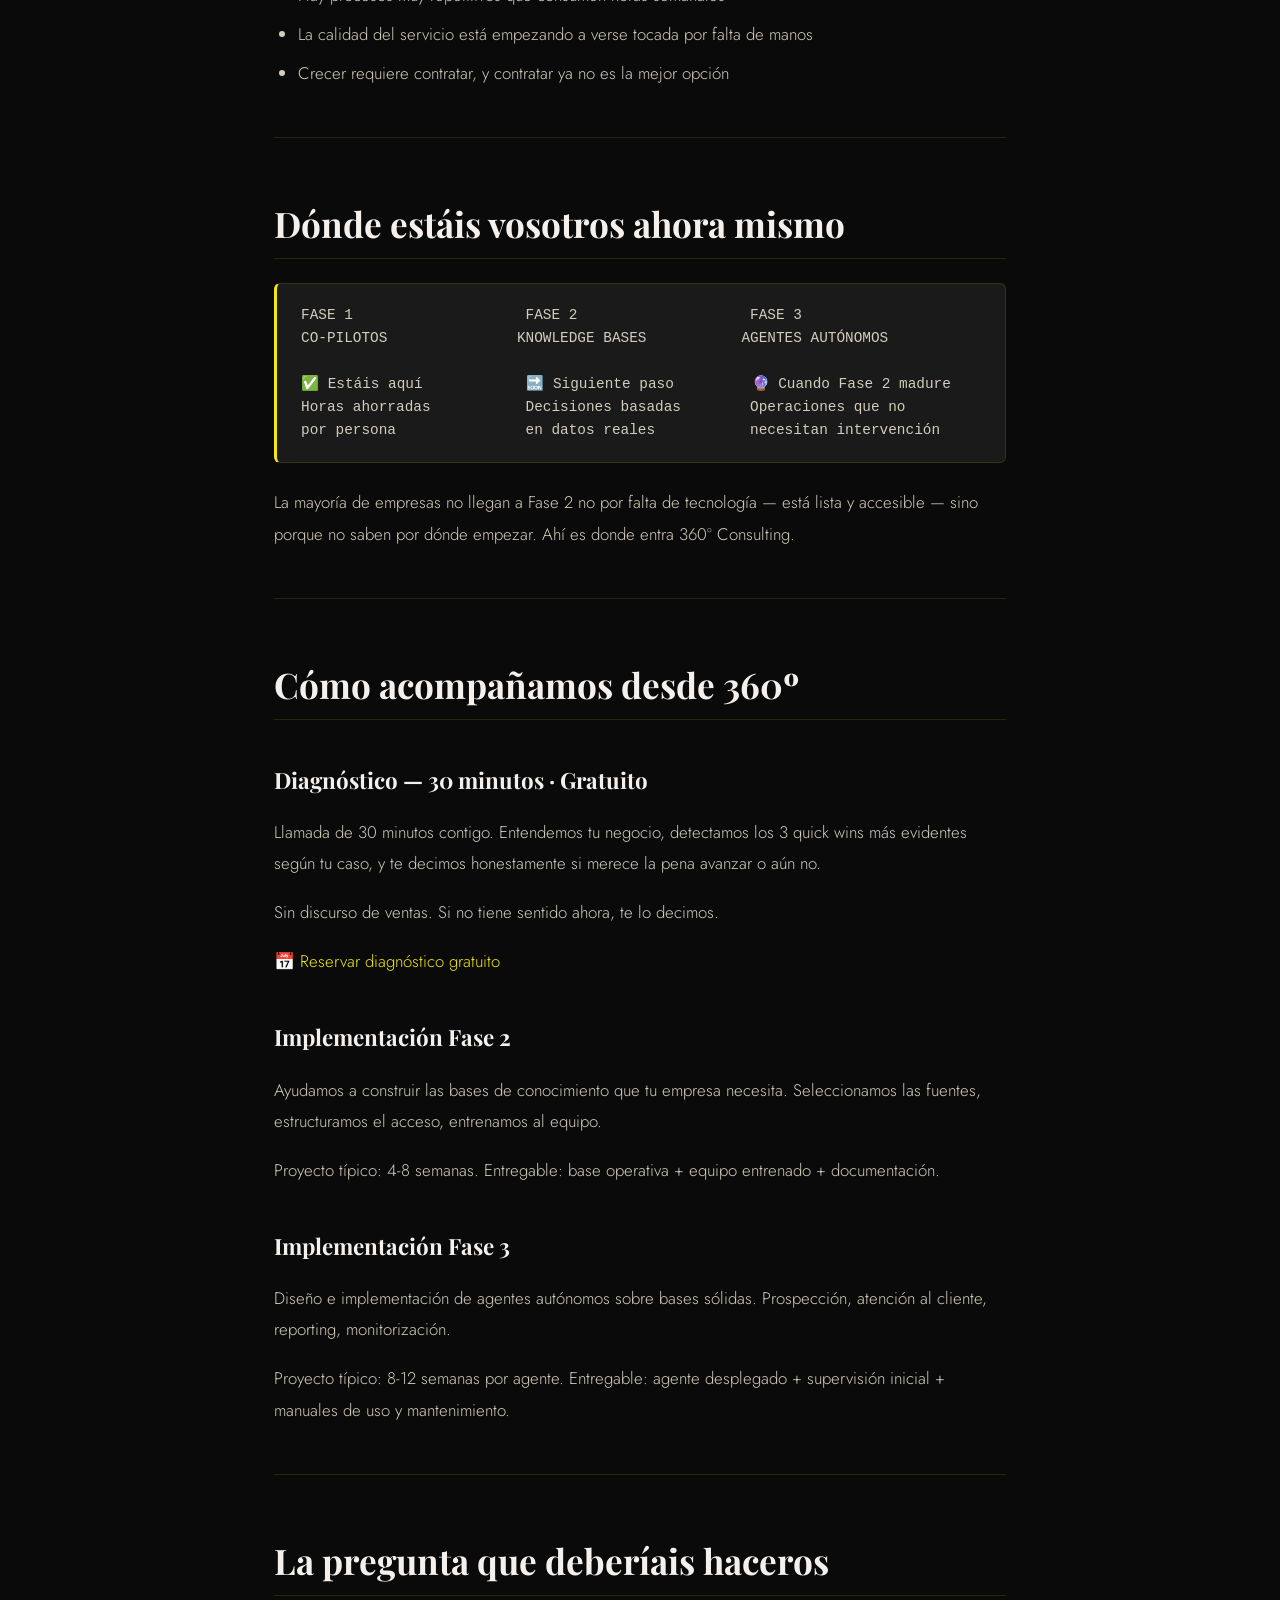
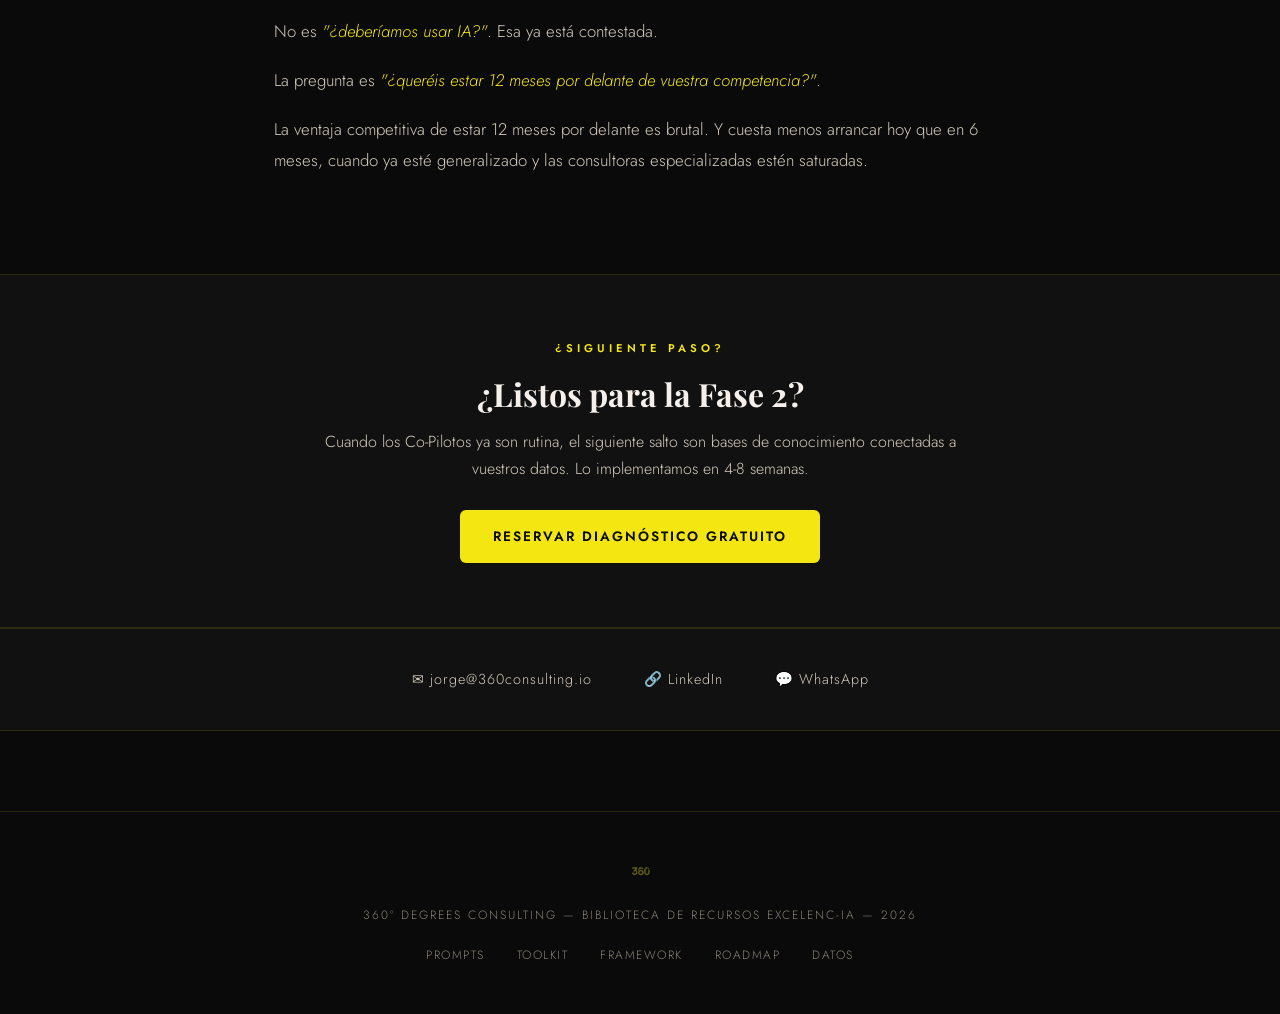
<file: roadmap/index.html>
<!DOCTYPE html>
<html lang="es">
<head>
    <meta charset="UTF-8">
    <meta name="viewport" content="width=device-width, initial-scale=1.0">
    <meta name="robots" content="noindex, nofollow">
    <title>Roadmap IA — Excelenc-IA | 360º Consulting</title>
    <link rel="preconnect" href="https://fonts.googleapis.com">
    <link rel="preconnect" href="https://fonts.gstatic.com" crossorigin>
    <link href="https://fonts.googleapis.com/css2?family=Playfair+Display:ital,wght@0,400;0,700;0,900;1,400&family=Jost:wght@300;400;500;600;700&display=swap" rel="stylesheet">
    <link rel="stylesheet" href="../assets/styles.css">
    <style>
        .page-hero {
            position: relative;
            overflow: hidden;
        }
        .page-hero::before {
            content: '';
            position: absolute;
            inset: 0;
            background: radial-gradient(ellipse 80% 50% at 50% 0%, var(--accent-glow) 0%, transparent 60%);
            pointer-events: none;
        }
        .page-hero > * { position: relative; z-index: 1; }
        .cta-block {
            background: var(--bg-section);
            padding: 64px 24px;
            border-top: 1px solid var(--border);
            border-bottom: 1px solid var(--border);
            text-align: center;
        }
        .cta-block-inner {
            max-width: 640px;
            margin: 0 auto;
        }
        .cta-block h3 {
            font-family: var(--font-display);
            font-size: clamp(1.4rem, 3vw, 2rem);
            font-weight: 700;
            color: var(--text-white);
            margin-bottom: 14px;
            line-height: 1.25;
        }
        .cta-block p {
            color: var(--text-cream);
            margin-bottom: 28px;
            line-height: 1.7;
        }
        .download-card {
            background: var(--bg-card);
            border: 1px solid var(--accent);
            border-radius: 10px;
            padding: 24px 28px;
            margin: 32px 0;
            display: flex;
            align-items: center;
            justify-content: space-between;
            gap: 20px;
            box-shadow: 0 0 40px rgba(244, 231, 17, 0.05);
        }
        .download-card-text strong {
            color: var(--text-white);
            font-weight: 500;
            display: block;
            margin-bottom: 4px;
        }
        .download-card-text span {
            color: var(--text-muted);
            font-size: 0.85rem;
        }
        @media (max-width: 600px) {
            .download-card {
                flex-direction: column;
                align-items: flex-start;
                gap: 14px;
            }
        }
    </style>
</head>
<body>

    <section class="page-hero">
        <a class="breadcrumb" href="../">← Biblioteca de recursos</a>
        <h1 class="page-title reveal">Roadmap IA</h1>
        <p class="page-subtitle reveal reveal-delay-1">De Co-Pilotos a empresa autónoma. Dónde estáis ahora, qué viene después, y cómo se llega.</p>
    </section>

    <article class="prose">
        
        <hr />
<h2 id="donde-estais-ahora-y-donde-se-puede-llegar">Dónde estáis ahora y dónde se puede llegar</h2>
<p>Si acabáis de terminar la formación, estáis en la Fase 1. Una empresa con Fase 1 bien implementada ya va por delante del 90% del sector. Pero hay dos fases más, y son donde pasa lo interesante: donde la IA deja de ahorrarte tiempo a ti y empieza a trabajar para tu empresa de forma autónoma.</p>
<p>Esto no es aspiracional. Todo lo que describo aquí ya está en marcha en empresas que conozco. La única pregunta es cuándo empezáis.</p>
<hr />
<h2 id="fase-1-co-pilotos-personales">Fase 1 — Co-Pilotos Personales</h2>
<h3 id="que-resuelve">Qué resuelve</h3>
<p>Cada persona del equipo opera como si tuviera un asistente senior al lado. Redacta más rápido. No pierde información de las reuniones. Prepara propuestas en horas, no días. Toma decisiones con datos, no con intuición.</p>
<h3 id="que-habeis-aprendido-ya">Qué habéis aprendido ya</h3>
<ul>
<li>Framework CORF para pedirle bien a la IA</li>
<li>Co-Pilotos personalizados con vuestro contexto y tono</li>
<li>Transcripción automática de reuniones y llamadas</li>
<li>Análisis de datos sin pelearse con Excel</li>
<li>Research profundo en minutos</li>
<li>Presentaciones asistidas por IA</li>
<li>Benchmarking competitivo automatizado</li>
</ul>
<h3 id="impacto-real">Impacto real</h3>
<p><strong>1-2 horas ahorradas por persona y día.</strong></p>
<p>Para un equipo de 10: eso son 10-20 horas/día recuperadas. 2.500-5.000 horas al año. El equivalente a contratar a 1-2 personas sin hacerlo.</p>
<h3 id="senales-de-que-habeis-completado-bien-esta-fase">Señales de que habéis completado bien esta fase</h3>
<ul>
<li>El equipo abre ChatGPT/Gemini/Claude como primera herramienta del día</li>
<li>Ya nadie redacta emails largos desde cero</li>
<li>Las reuniones importantes se graban y se procesan</li>
<li>Existen al menos 3 Co-Pilotos activos por departamento</li>
</ul>
<p>Cuando esto es rutina y no excepción, estáis listos para Fase 2.</p>
<hr />
<h2 id="fase-2-bases-de-conocimiento-inteligentes">Fase 2 — Bases de Conocimiento Inteligentes</h2>
<h3 id="que-resuelve_1">Qué resuelve</h3>
<p>La información de la empresa deja de estar repartida en cabezas, Dropbox, emails viejos y Notion a medio organizar. Se convierte en un cerebro único consultable.</p>
<p>Le preguntas cosas reales y te contesta con datos tuyos, no inventados.</p>
<h3 id="ejemplos-concretos-sector-hospitality-travel-eventos">Ejemplos concretos (sector hospitality / travel / eventos)</h3>
<p><strong>Para un hotel:</strong>
- <em>"¿Qué hemos acordado con el proveedor X en el último año? ¿Hay cláusulas de salida?"</em>
- <em>"¿Qué patrones de comportamiento tienen los huéspedes que repiten más de 3 veces?"</em>
- <em>"Dame el histórico de reclamaciones recurrentes en nuestro spa y qué se resolvió en cada caso."</em></p>
<p><strong>Para una agencia de viajes:</strong>
- <em>"¿Qué clientes corporativos no han repetido en 18 meses? ¿Por qué dejaron de hacerlo según los correos?"</em>
- <em>"Cruza los briefings de los últimos 3 viajes de incentivo con el feedback post-viaje. ¿Qué patrones veis?"</em></p>
<p><strong>Para una institución de turismo:</strong>
- <em>"Dame un resumen de las políticas de promoción internacional que hemos aprobado en los últimos 5 años."</em>
- <em>"¿Qué destinos competidores han mencionado los medios especializados este trimestre?"</em></p>
<h3 id="como-se-construye">Cómo se construye</h3>
<p>No se trata de subir "todo" a la IA. Se trata de seleccionar las fuentes clave (actas, manuales, histórico de clientes, contratos, informes sectoriales, transcripciones de reuniones) y montar la base.</p>
<p><strong>Stack habitual:</strong> NotebookLM para empezar (gratuito, para probarlo), bases de conocimiento propias cuando escala.</p>
<h3 id="impacto-real_1">Impacto real</h3>
<ul>
<li><strong>Decisiones basadas en lo que realmente pasó</strong>, no en lo que alguien recuerda</li>
<li><strong>Onboarding de nuevos empleados 10x más rápido</strong> (la base "conoce" cómo se hacen las cosas)</li>
<li><strong>Conocimiento que no se va con la persona</strong> que se va de la empresa</li>
<li><strong>Respuestas en minutos</strong> a preguntas que antes eran "voy a buscarlo y te digo"</li>
</ul>
<h3 id="cuando-tiene-sentido-arrancar-fase-2">Cuándo tiene sentido arrancar Fase 2</h3>
<ul>
<li>Si tenéis más de una persona y el "conocimiento" vive en cabezas distintas</li>
<li>Si os pasa que la misma pregunta se resuelve 10 veces al año</li>
<li>Si hay alguien imprescindible que si se va deja un agujero grande</li>
<li>Si recibís propuestas/briefings similares y no reutilizáis trabajo previo</li>
</ul>
<hr />
<h2 id="fase-3-agentes-autonomos">Fase 3 — Agentes Autónomos</h2>
<h3 id="que-resuelve_2">Qué resuelve</h3>
<p>Procesos que antes requerían a una persona ahora se ejecutan solos. La IA no te asiste: trabaja. Tú defines la política, ella la aplica 24/7.</p>
<h3 id="ejemplos-concretos">Ejemplos concretos</h3>
<p><strong>Prospección automática</strong>
Un agente detecta eventos del sector, viajes anunciados de directivos objetivo, aperturas de hoteles o rondas de inversión de potenciales clientes. Investiga, clasifica, prepara un primer contacto personalizado y lo deja para que un humano lo revise y lo envíe. Hace el 90% del trabajo sucio.</p>
<p><strong>Atención al cliente 24/7 con contexto</strong>
No un chatbot que devuelve FAQs. Un agente que conoce vuestro catálogo, vuestros clientes VIP, vuestros procesos. Responde consultas complejas fuera de horario, escala solo las que requieren criterio humano, y documenta todo para el equipo.</p>
<p><strong>Reporting sin manos</strong>
Informes semanales/mensuales que se construyen solos a partir de vuestros datos. Incluyen análisis, no solo números. Se entregan en formato ejecutivo. Podéis leerlos mientras os tomáis un café el lunes por la mañana.</p>
<p><strong>Alertas inteligentes de mercado</strong>
Monitorización continua de competencia, precios de la competencia, menciones en medios, cambios regulatorios relevantes. No una notificación por cada cosa: solo cuando algo merece vuestra atención real.</p>
<h3 id="requisitos">Requisitos</h3>
<p>Fase 3 solo tiene sentido si Fase 1 y 2 están bien. Un agente autónomo sobre un conocimiento pobre genera errores a escala. Pero cuando la base es sólida, el salto es enorme.</p>
<h3 id="impacto-real_2">Impacto real</h3>
<p>Dejáis de escalar contratando personas. Escaláis multiplicando la capacidad del equipo que ya tenéis. La misma estructura puede atender 3x el volumen sin sumar nómina.</p>
<h3 id="cuando-tiene-sentido-arrancar-fase-3">Cuándo tiene sentido arrancar Fase 3</h3>
<ul>
<li>Fase 1 y 2 ya son rutina</li>
<li>Hay procesos muy repetitivos que consumen horas semanales</li>
<li>La calidad del servicio está empezando a verse tocada por falta de manos</li>
<li>Crecer requiere contratar, y contratar ya no es la mejor opción</li>
</ul>
<hr />
<h2 id="donde-estais-vosotros-ahora-mismo">Dónde estáis vosotros ahora mismo</h2>
<pre><code>FASE 1                    FASE 2                    FASE 3
CO-PILOTOS               KNOWLEDGE BASES           AGENTES AUTÓNOMOS

✅ Estáis aquí            🔜 Siguiente paso         🔮 Cuando Fase 2 madure
Horas ahorradas           Decisiones basadas        Operaciones que no
por persona               en datos reales           necesitan intervención
</code></pre>
<p>La mayoría de empresas no llegan a Fase 2 no por falta de tecnología — está lista y accesible — sino porque no saben por dónde empezar. Ahí es donde entra 360º Consulting.</p>
<hr />
<h2 id="como-acompanamos-desde-360o">Cómo acompañamos desde 360º</h2>
<h3 id="diagnostico-30-minutos-gratuito">Diagnóstico — 30 minutos · Gratuito</h3>
<p>Llamada de 30 minutos contigo. Entendemos tu negocio, detectamos los 3 quick wins más evidentes según tu caso, y te decimos honestamente si merece la pena avanzar o aún no.</p>
<p>Sin discurso de ventas. Si no tiene sentido ahora, te lo decimos.</p>
<p>📅 <a href="https://cal.com/jorge-guamis-360/llamada-de-diagnostico-360%C2%BA-consulting">Reservar diagnóstico gratuito</a></p>
<h3 id="implementacion-fase-2">Implementación Fase 2</h3>
<p>Ayudamos a construir las bases de conocimiento que tu empresa necesita. Seleccionamos las fuentes, estructuramos el acceso, entrenamos al equipo.</p>
<p>Proyecto típico: 4-8 semanas. Entregable: base operativa + equipo entrenado + documentación.</p>
<h3 id="implementacion-fase-3">Implementación Fase 3</h3>
<p>Diseño e implementación de agentes autónomos sobre bases sólidas. Prospección, atención al cliente, reporting, monitorización.</p>
<p>Proyecto típico: 8-12 semanas por agente. Entregable: agente desplegado + supervisión inicial + manuales de uso y mantenimiento.</p>
<hr />
<h2 id="la-pregunta-que-deberiais-haceros">La pregunta que deberíais haceros</h2>
<p>No es <em>"¿deberíamos usar IA?"</em>. Esa ya está contestada.</p>
<p>La pregunta es <em>"¿queréis estar 12 meses por delante de vuestra competencia?"</em>.</p>
<p>La ventaja competitiva de estar 12 meses por delante es brutal. Y cuesta menos arrancar hoy que en 6 meses, cuando ya esté generalizado y las consultoras especializadas estén saturadas.</p>
    </article>

    <section class="cta-block section-full">
        <div class="cta-block-inner">
            <div class="section-label">¿Siguiente paso?</div>
            <h3>¿Listos para la Fase 2?</h3>
            <p>Cuando los Co-Pilotos ya son rutina, el siguiente salto son bases de conocimiento conectadas a vuestros datos. Lo implementamos en 4-8 semanas.</p>
            <a href="https://cal.com/jorge-guamis-360/llamada-de-diagnostico-360%C2%BA-consulting" class="btn btn-primary" target="_blank" rel="noopener">Reservar diagnóstico gratuito</a>
        </div>
    </section>

    <div class="contact-strip">
        <a href="mailto:jorge@360consulting.io">✉ jorge@360consulting.io</a>
        <a href="https://www.linkedin.com/in/jorgeguamis" target="_blank" rel="noopener">🔗 LinkedIn</a>
        <a href="https://wa.me/34654663771" target="_blank" rel="noopener">💬 WhatsApp</a>
    </div>

    <footer>
        <img src="../assets/mark-yellow-clean.png" alt="360º">
        <div>360º Degrees Consulting &mdash; Biblioteca de Recursos Excelenc-IA &mdash; 2026</div>
        <div class="footer-links">
            <a href="../prompts/">Prompts</a>
            <a href="../toolkit/">Toolkit</a>
            <a href="../framework/">Framework</a>
            <a href="../roadmap/">Roadmap</a>
            <a href="../datos/">Datos</a>
        </div>
    </footer>

    <script>
        const observer = new IntersectionObserver((entries) => {
            entries.forEach(entry => {
                if (entry.isIntersecting) entry.target.classList.add('visible');
            });
        }, { threshold: 0.1, rootMargin: '0px 0px -40px 0px' });
        document.querySelectorAll('.reveal').forEach(el => observer.observe(el));
    </script>
</body>
</html>
</file>
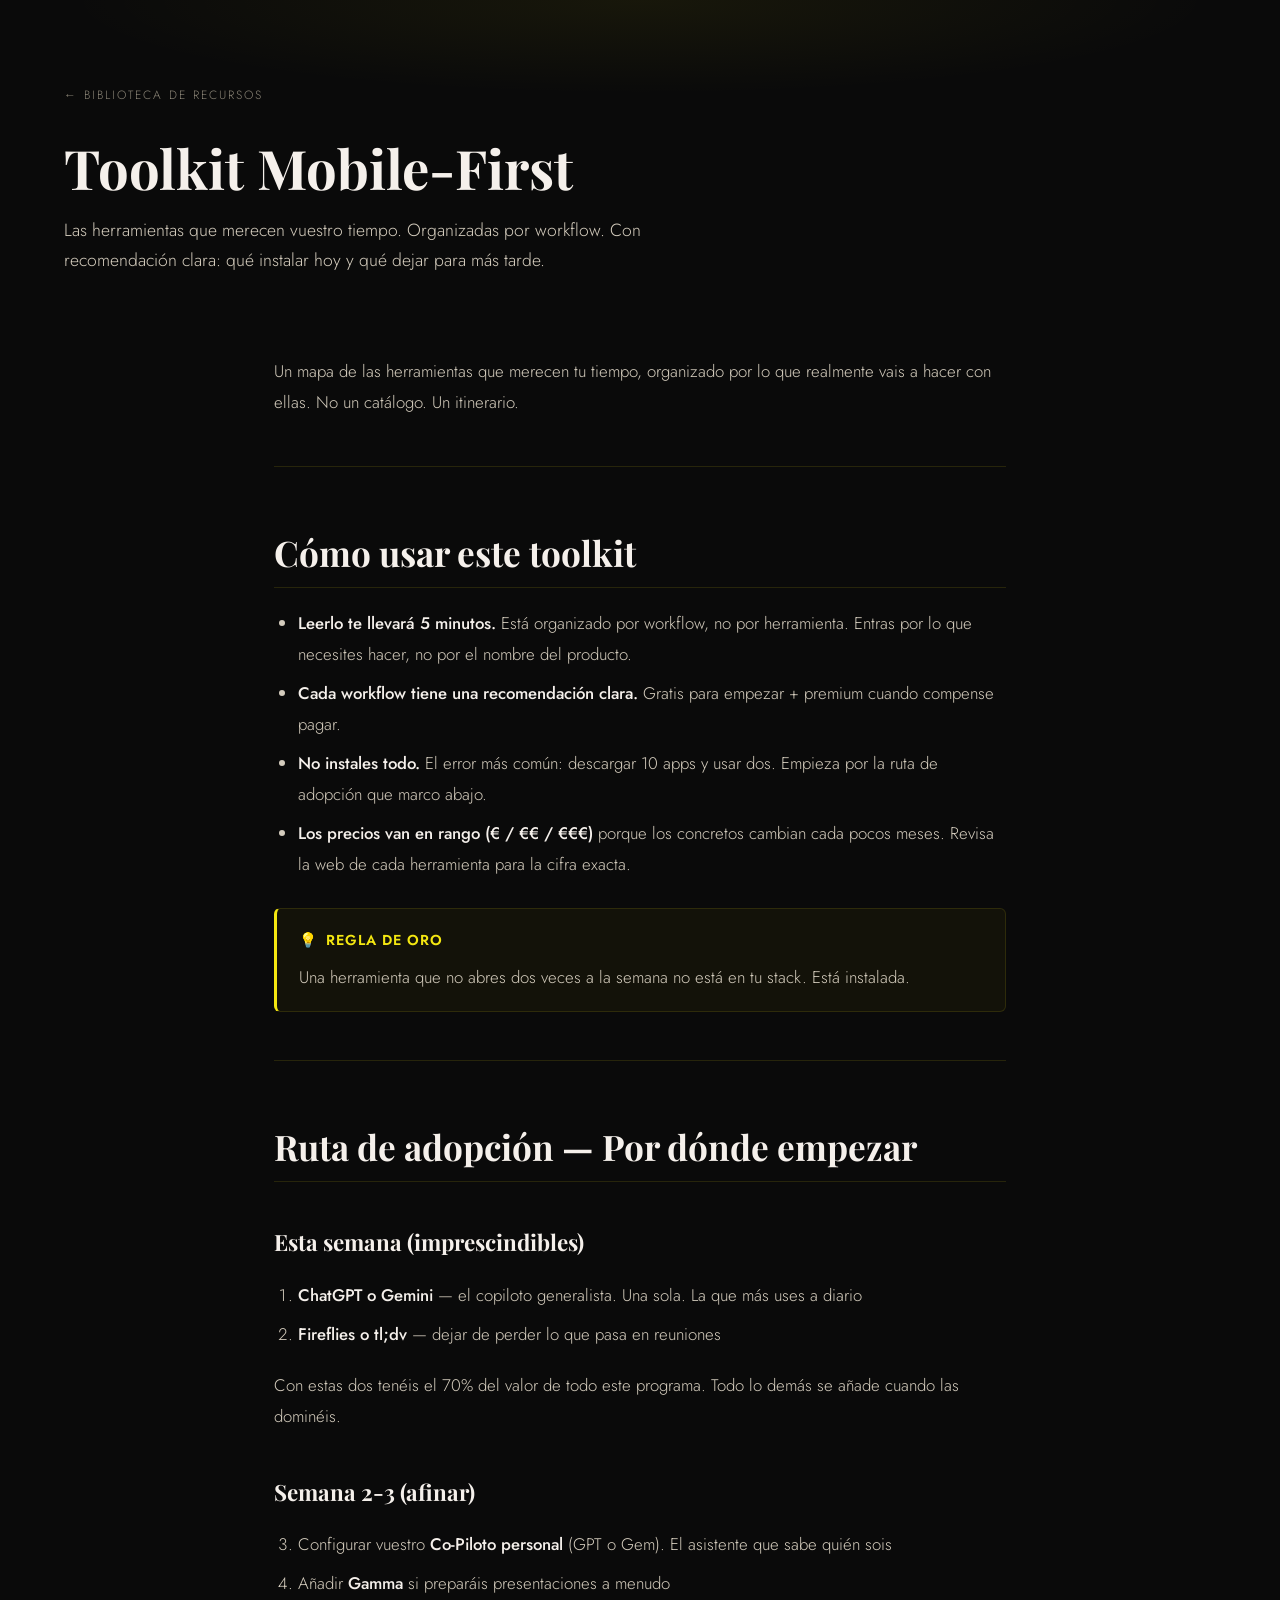
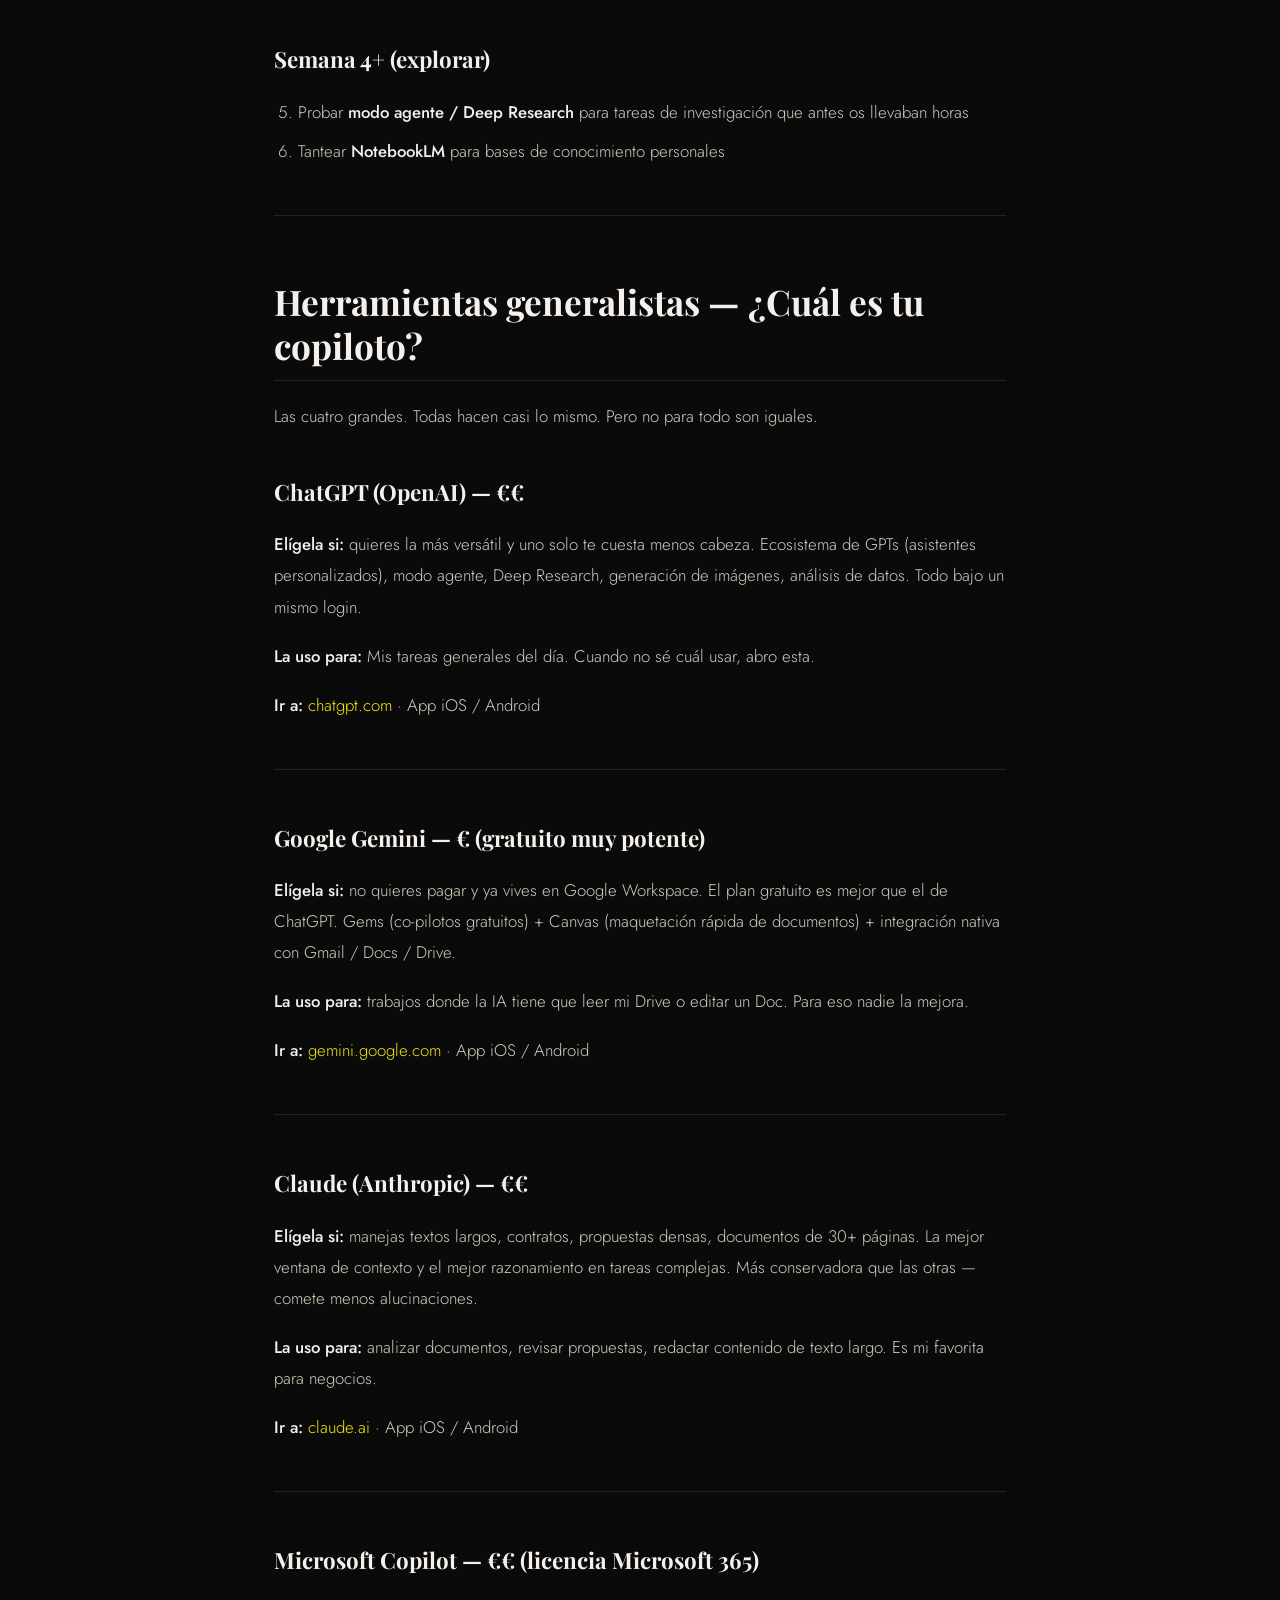
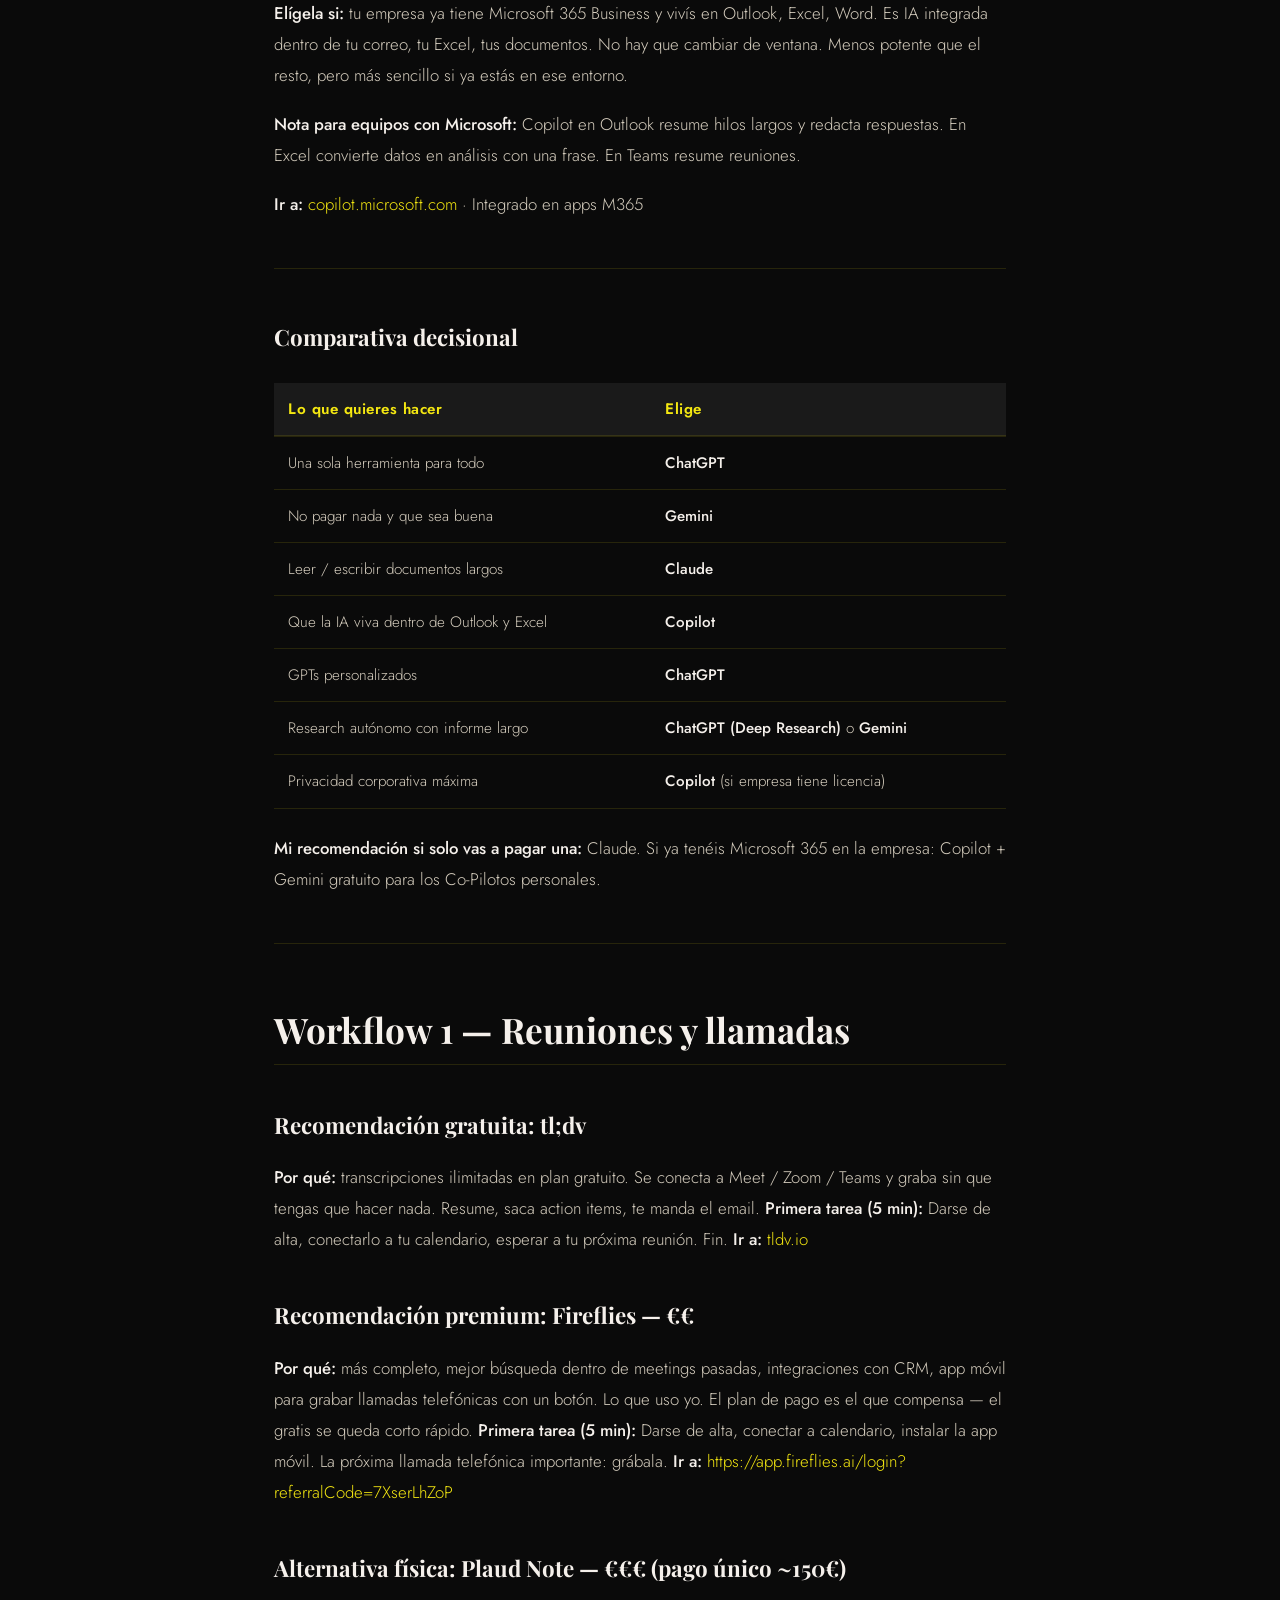
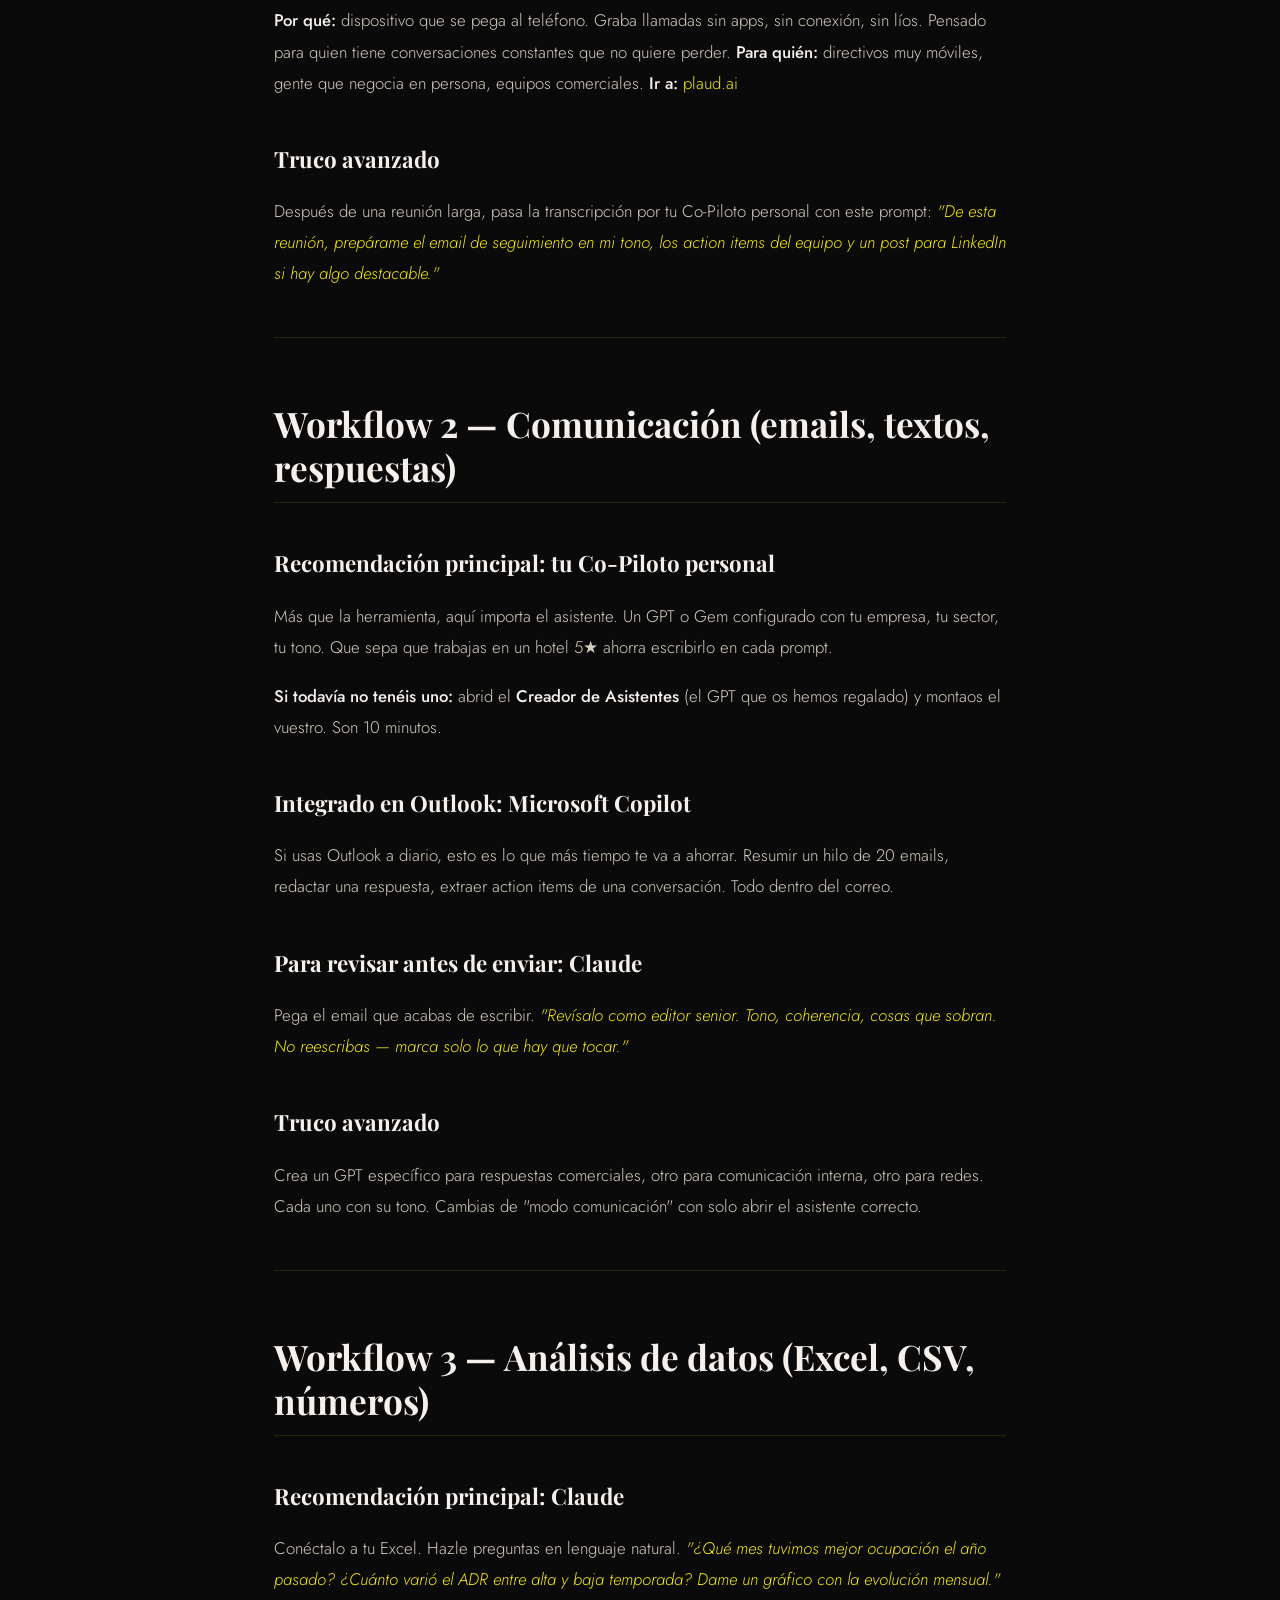
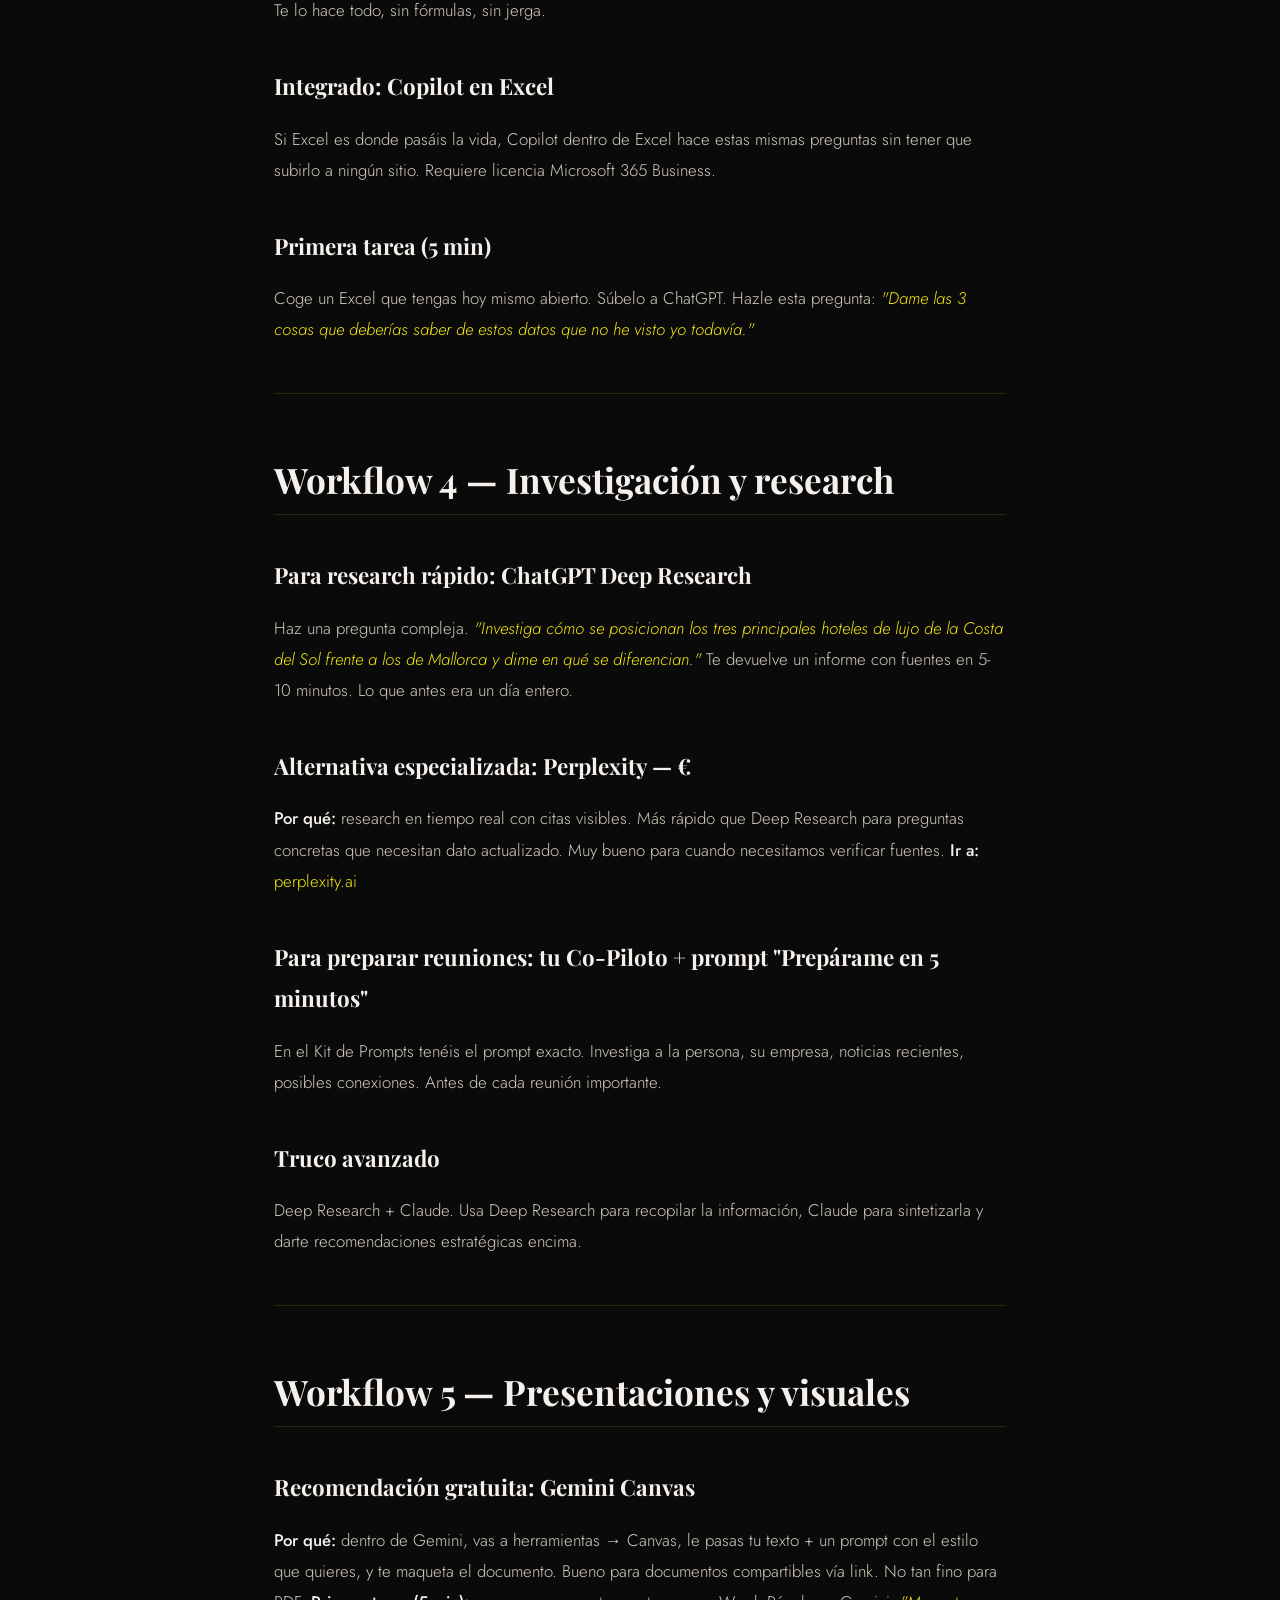
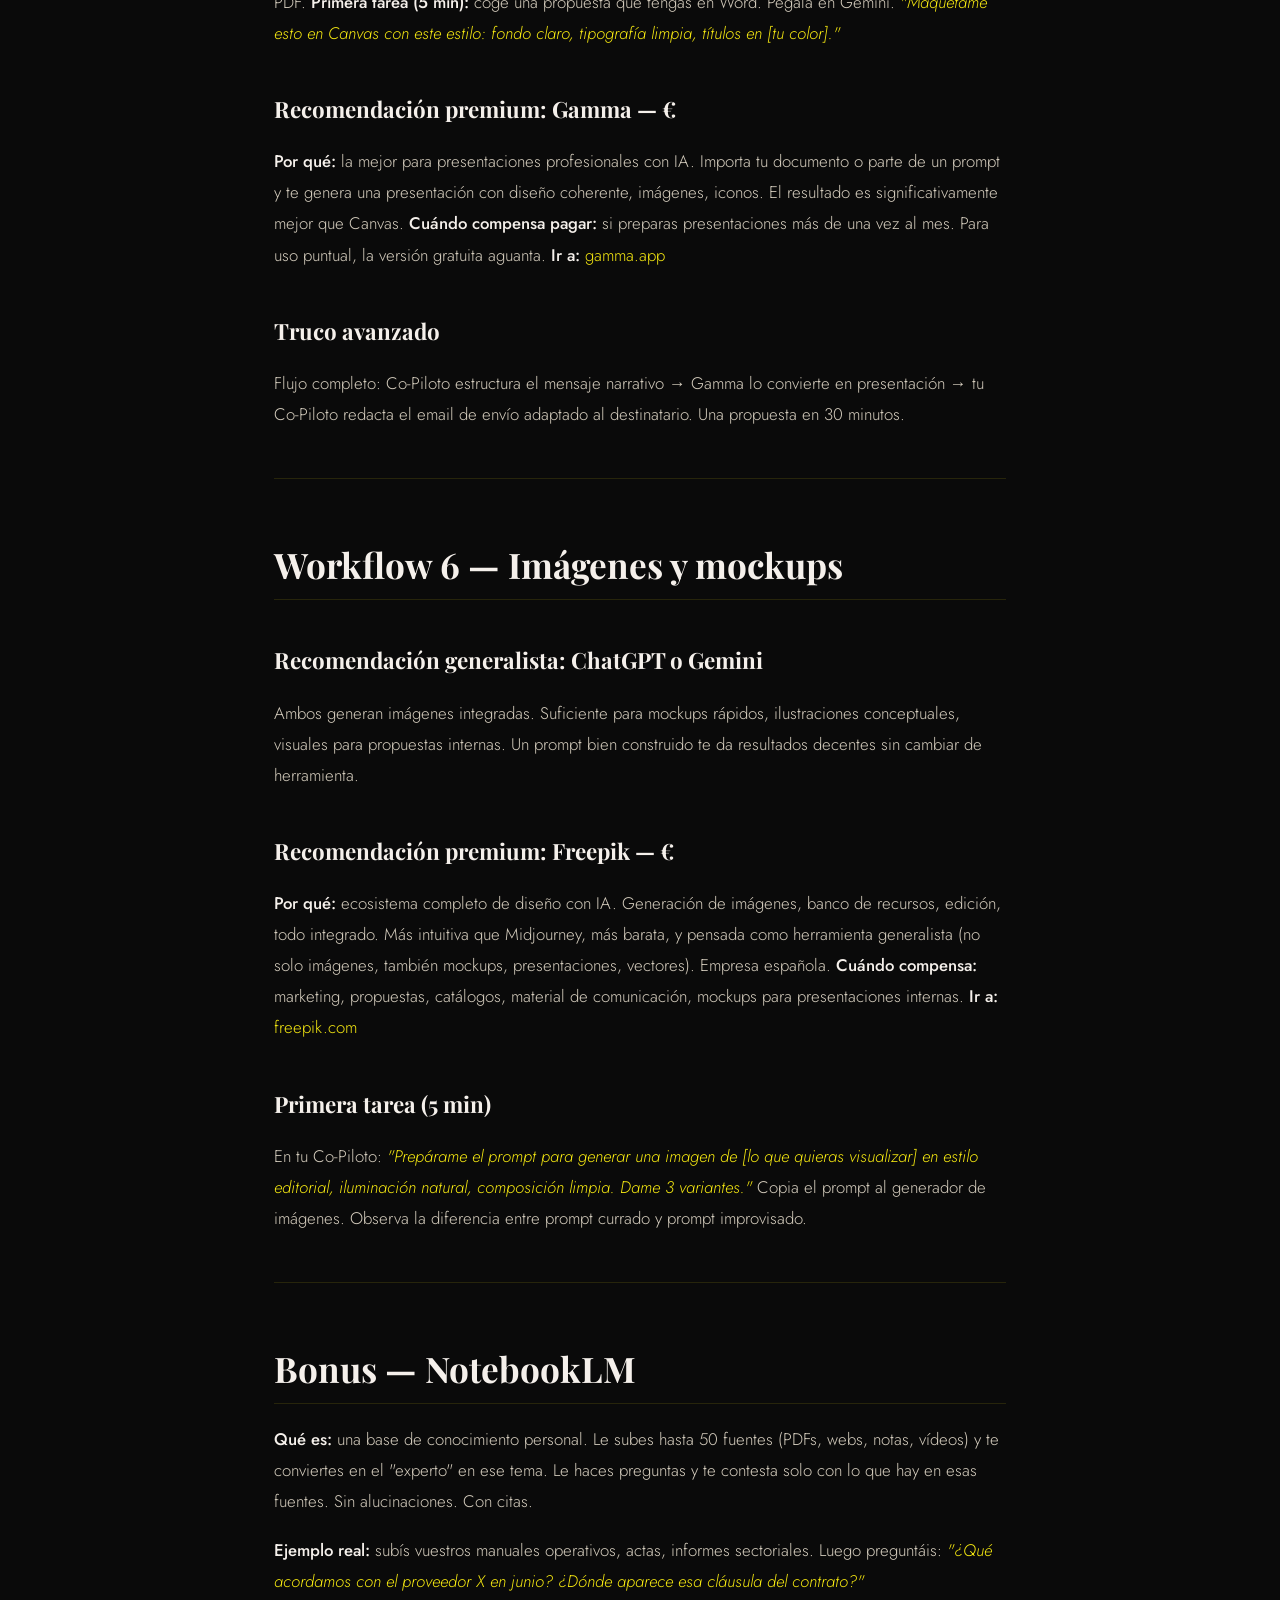
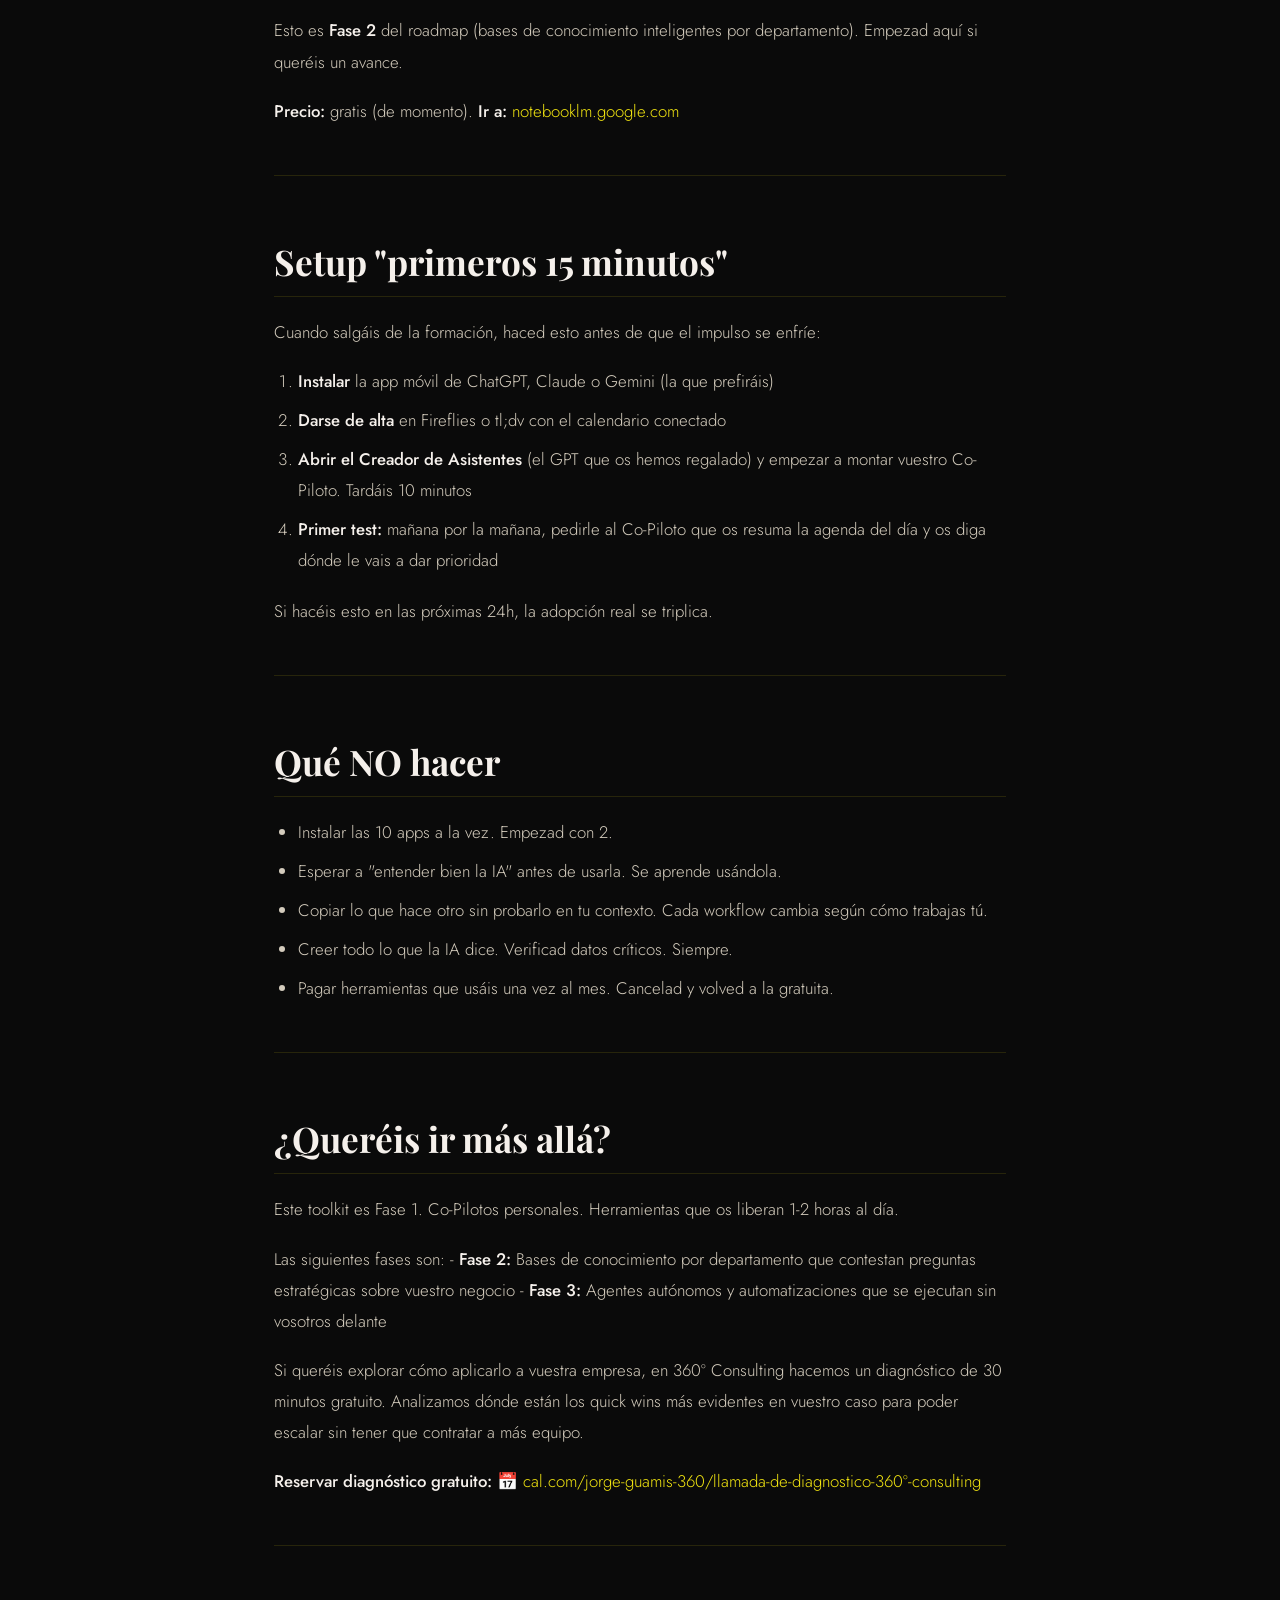
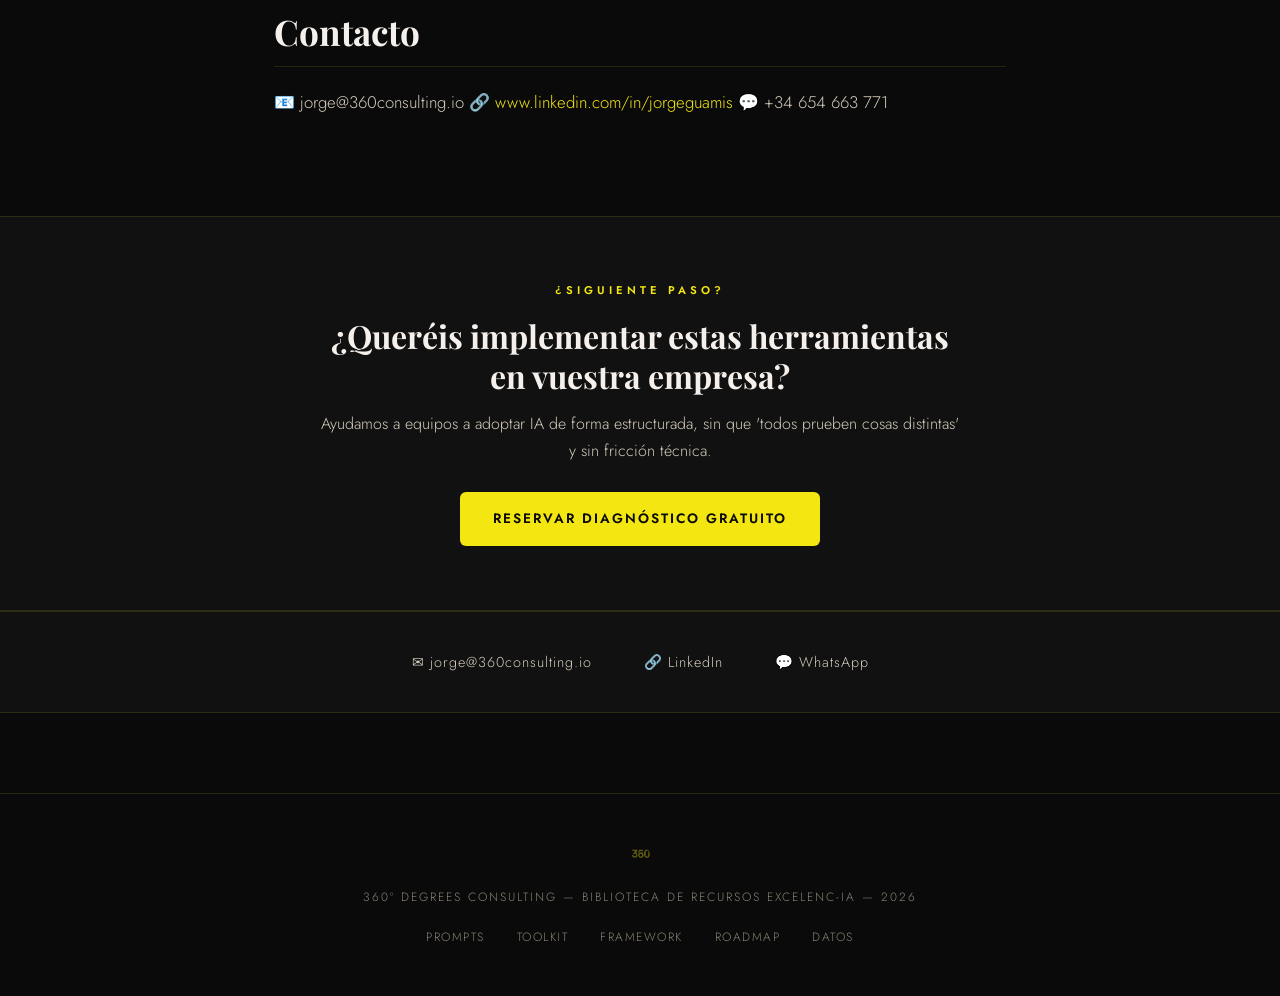
<file: toolkit/index.html>
<!DOCTYPE html>
<html lang="es">
<head>
    <meta charset="UTF-8">
    <meta name="viewport" content="width=device-width, initial-scale=1.0">
    <meta name="robots" content="noindex, nofollow">
    <title>Toolkit Mobile-First — Excelenc-IA | 360º Consulting</title>
    <link rel="preconnect" href="https://fonts.googleapis.com">
    <link rel="preconnect" href="https://fonts.gstatic.com" crossorigin>
    <link href="https://fonts.googleapis.com/css2?family=Playfair+Display:ital,wght@0,400;0,700;0,900;1,400&family=Jost:wght@300;400;500;600;700&display=swap" rel="stylesheet">
    <link rel="stylesheet" href="../assets/styles.css">
    <style>
        .page-hero {
            position: relative;
            overflow: hidden;
        }
        .page-hero::before {
            content: '';
            position: absolute;
            inset: 0;
            background: radial-gradient(ellipse 80% 50% at 50% 0%, var(--accent-glow) 0%, transparent 60%);
            pointer-events: none;
        }
        .page-hero > * { position: relative; z-index: 1; }
        .cta-block {
            background: var(--bg-section);
            padding: 64px 24px;
            border-top: 1px solid var(--border);
            border-bottom: 1px solid var(--border);
            text-align: center;
        }
        .cta-block-inner {
            max-width: 640px;
            margin: 0 auto;
        }
        .cta-block h3 {
            font-family: var(--font-display);
            font-size: clamp(1.4rem, 3vw, 2rem);
            font-weight: 700;
            color: var(--text-white);
            margin-bottom: 14px;
            line-height: 1.25;
        }
        .cta-block p {
            color: var(--text-cream);
            margin-bottom: 28px;
            line-height: 1.7;
        }
        .download-card {
            background: var(--bg-card);
            border: 1px solid var(--accent);
            border-radius: 10px;
            padding: 24px 28px;
            margin: 32px 0;
            display: flex;
            align-items: center;
            justify-content: space-between;
            gap: 20px;
            box-shadow: 0 0 40px rgba(244, 231, 17, 0.05);
        }
        .download-card-text strong {
            color: var(--text-white);
            font-weight: 500;
            display: block;
            margin-bottom: 4px;
        }
        .download-card-text span {
            color: var(--text-muted);
            font-size: 0.85rem;
        }
        @media (max-width: 600px) {
            .download-card {
                flex-direction: column;
                align-items: flex-start;
                gap: 14px;
            }
        }
    </style>
</head>
<body>

    <section class="page-hero">
        <a class="breadcrumb" href="../">← Biblioteca de recursos</a>
        <h1 class="page-title reveal">Toolkit Mobile-First</h1>
        <p class="page-subtitle reveal reveal-delay-1">Las herramientas que merecen vuestro tiempo. Organizadas por workflow. Con recomendación clara: qué instalar hoy y qué dejar para más tarde.</p>
    </section>

    <article class="prose">
        
        <p>Un mapa de las herramientas que merecen tu tiempo, organizado por lo que realmente vais a hacer con ellas. No un catálogo. Un itinerario.</p>
<hr />
<h2 id="como-usar-este-toolkit">Cómo usar este toolkit</h2>
<ul>
<li><strong>Leerlo te llevará 5 minutos.</strong> Está organizado por workflow, no por herramienta. Entras por lo que necesites hacer, no por el nombre del producto.</li>
<li><strong>Cada workflow tiene una recomendación clara.</strong> Gratis para empezar + premium cuando compense pagar.</li>
<li><strong>No instales todo.</strong> El error más común: descargar 10 apps y usar dos. Empieza por la ruta de adopción que marco abajo.</li>
<li><strong>Los precios van en rango (€ / €€ / €€€)</strong> porque los concretos cambian cada pocos meses. Revisa la web de cada herramienta para la cifra exacta.</li>
</ul>
<div class="callout callout-tip"><div class="callout-title"><span>💡</span><span>Regla de oro</span></div><p>Una herramienta que no abres dos veces a la semana no está en tu stack. Está instalada.</p></div>

<hr />
<h2 id="ruta-de-adopcion-por-donde-empezar">Ruta de adopción — Por dónde empezar</h2>
<h3 id="esta-semana-imprescindibles">Esta semana (imprescindibles)</h3>
<ol>
<li><strong>ChatGPT o Gemini</strong> — el copiloto generalista. Una sola. La que más uses a diario</li>
<li><strong>Fireflies o tl;dv</strong> — dejar de perder lo que pasa en reuniones</li>
</ol>
<p>Con estas dos tenéis el 70% del valor de todo este programa. Todo lo demás se añade cuando las dominéis.</p>
<h3 id="semana-2-3-afinar">Semana 2-3 (afinar)</h3>
<ol start="3">
<li>Configurar vuestro <strong>Co-Piloto personal</strong> (GPT o Gem). El asistente que sabe quién sois</li>
<li>Añadir <strong>Gamma</strong> si preparáis presentaciones a menudo</li>
</ol>
<h3 id="semana-4-explorar">Semana 4+ (explorar)</h3>
<ol start="5">
<li>Probar <strong>modo agente / Deep Research</strong> para tareas de investigación que antes os llevaban horas</li>
<li>Tantear <strong>NotebookLM</strong> para bases de conocimiento personales</li>
</ol>
<hr />
<h2 id="herramientas-generalistas-cual-es-tu-copiloto">Herramientas generalistas — ¿Cuál es tu copiloto?</h2>
<p>Las cuatro grandes. Todas hacen casi lo mismo. Pero no para todo son iguales.</p>
<h3 id="chatgpt-openai">ChatGPT (OpenAI) — €€</h3>
<p><strong>Elígela si:</strong> quieres la más versátil y uno solo te cuesta menos cabeza. Ecosistema de GPTs (asistentes personalizados), modo agente, Deep Research, generación de imágenes, análisis de datos. Todo bajo un mismo login.</p>
<p><strong>La uso para:</strong> Mis tareas generales del día. Cuando no sé cuál usar, abro esta.</p>
<p><strong>Ir a:</strong> <a href="https://chatgpt.com">chatgpt.com</a> · App iOS / Android</p>
<hr />
<h3 id="google-gemini-gratuito-muy-potente">Google Gemini — € (gratuito muy potente)</h3>
<p><strong>Elígela si:</strong> no quieres pagar y ya vives en Google Workspace. El plan gratuito es mejor que el de ChatGPT. Gems (co-pilotos gratuitos) + Canvas (maquetación rápida de documentos) + integración nativa con Gmail / Docs / Drive.</p>
<p><strong>La uso para:</strong> trabajos donde la IA tiene que leer mi Drive o editar un Doc. Para eso nadie la mejora.</p>
<p><strong>Ir a:</strong> <a href="https://gemini.google.com">gemini.google.com</a> · App iOS / Android</p>
<hr />
<h3 id="claude-anthropic">Claude (Anthropic) — €€</h3>
<p><strong>Elígela si:</strong> manejas textos largos, contratos, propuestas densas, documentos de 30+ páginas. La mejor ventana de contexto y el mejor razonamiento en tareas complejas. Más conservadora que las otras — comete menos alucinaciones.</p>
<p><strong>La uso para:</strong> analizar documentos, revisar propuestas, redactar contenido de texto largo. Es mi favorita para negocios.</p>
<p><strong>Ir a:</strong> <a href="https://claude.ai">claude.ai</a> · App iOS / Android</p>
<hr />
<h3 id="microsoft-copilot-licencia-microsoft-365">Microsoft Copilot — €€ (licencia Microsoft 365)</h3>
<p><strong>Elígela si:</strong> tu empresa ya tiene Microsoft 365 Business y vivís en Outlook, Excel, Word. Es IA integrada dentro de tu correo, tu Excel, tus documentos. No hay que cambiar de ventana. Menos potente que el resto, pero más sencillo si ya estás en ese entorno.</p>
<p><strong>Nota para equipos con Microsoft:</strong> Copilot en Outlook resume hilos largos y redacta respuestas. En Excel convierte datos en análisis con una frase. En Teams resume reuniones.</p>
<p><strong>Ir a:</strong> <a href="https://copilot.microsoft.com">copilot.microsoft.com</a> · Integrado en apps M365</p>
<hr />
<h3 id="comparativa-decisional">Comparativa decisional</h3>
<table>
<thead>
<tr>
<th>Lo que quieres hacer</th>
<th>Elige</th>
</tr>
</thead>
<tbody>
<tr>
<td>Una sola herramienta para todo</td>
<td><strong>ChatGPT</strong></td>
</tr>
<tr>
<td>No pagar nada y que sea buena</td>
<td><strong>Gemini</strong></td>
</tr>
<tr>
<td>Leer / escribir documentos largos</td>
<td><strong>Claude</strong></td>
</tr>
<tr>
<td>Que la IA viva dentro de Outlook y Excel</td>
<td><strong>Copilot</strong></td>
</tr>
<tr>
<td>GPTs personalizados</td>
<td><strong>ChatGPT</strong></td>
</tr>
<tr>
<td>Research autónomo con informe largo</td>
<td><strong>ChatGPT (Deep Research)</strong> o <strong>Gemini</strong></td>
</tr>
<tr>
<td>Privacidad corporativa máxima</td>
<td><strong>Copilot</strong> (si empresa tiene licencia)</td>
</tr>
</tbody>
</table>
<p><strong>Mi recomendación si solo vas a pagar una:</strong> Claude. Si ya tenéis Microsoft 365 en la empresa: Copilot + Gemini gratuito para los Co-Pilotos personales.</p>
<hr />
<h2 id="workflow-1-reuniones-y-llamadas">Workflow 1 — Reuniones y llamadas</h2>
<h3 id="recomendacion-gratuita-tldv">Recomendación gratuita: tl;dv</h3>
<p><strong>Por qué:</strong> transcripciones ilimitadas en plan gratuito. Se conecta a Meet / Zoom / Teams y graba sin que tengas que hacer nada. Resume, saca action items, te manda el email.
<strong>Primera tarea (5 min):</strong> Darse de alta, conectarlo a tu calendario, esperar a tu próxima reunión. Fin.
<strong>Ir a:</strong> <a href="https://tldv.io">tldv.io</a></p>
<h3 id="recomendacion-premium-fireflies">Recomendación premium: Fireflies — €€</h3>
<p><strong>Por qué:</strong> más completo, mejor búsqueda dentro de meetings pasadas, integraciones con CRM, app móvil para grabar llamadas telefónicas con un botón. Lo que uso yo. El plan de pago es el que compensa — el gratis se queda corto rápido.
<strong>Primera tarea (5 min):</strong> Darse de alta, conectar a calendario, instalar la app móvil. La próxima llamada telefónica importante: grábala.
<strong>Ir a:</strong> <a href="https://app.fireflies.ai/login?referralCode=7XserLhZoP">https://app.fireflies.ai/login?referralCode=7XserLhZoP</a></p>
<h3 id="alternativa-fisica-plaud-note-pago-unico-150">Alternativa física: Plaud Note — €€€ (pago único ~150€)</h3>
<p><strong>Por qué:</strong> dispositivo que se pega al teléfono. Graba llamadas sin apps, sin conexión, sin líos. Pensado para quien tiene conversaciones constantes que no quiere perder.
<strong>Para quién:</strong> directivos muy móviles, gente que negocia en persona, equipos comerciales.
<strong>Ir a:</strong> <a href="https://plaud.ai">plaud.ai</a></p>
<h3 id="truco-avanzado">Truco avanzado</h3>
<p>Después de una reunión larga, pasa la transcripción por tu Co-Piloto personal con este prompt: <em>"De esta reunión, prepárame el email de seguimiento en mi tono, los action items del equipo y un post para LinkedIn si hay algo destacable."</em> </p>
<hr />
<h2 id="workflow-2-comunicacion-emails-textos-respuestas">Workflow 2 — Comunicación (emails, textos, respuestas)</h2>
<h3 id="recomendacion-principal-tu-co-piloto-personal">Recomendación principal: tu Co-Piloto personal</h3>
<p>Más que la herramienta, aquí importa el asistente. Un GPT o Gem configurado con tu empresa, tu sector, tu tono. Que sepa que trabajas en un hotel 5★ ahorra escribirlo en cada prompt.</p>
<p><strong>Si todavía no tenéis uno:</strong> abrid el <strong>Creador de Asistentes</strong> (el GPT que os hemos regalado) y montaos el vuestro. Son 10 minutos.</p>
<h3 id="integrado-en-outlook-microsoft-copilot">Integrado en Outlook: Microsoft Copilot</h3>
<p>Si usas Outlook a diario, esto es lo que más tiempo te va a ahorrar. Resumir un hilo de 20 emails, redactar una respuesta, extraer action items de una conversación. Todo dentro del correo.</p>
<h3 id="para-revisar-antes-de-enviar-claude">Para revisar antes de enviar: Claude</h3>
<p>Pega el email que acabas de escribir. <em>"Revísalo como editor senior. Tono, coherencia, cosas que sobran. No reescribas — marca solo lo que hay que tocar."</em></p>
<h3 id="truco-avanzado_1">Truco avanzado</h3>
<p>Crea un GPT específico para respuestas comerciales, otro para comunicación interna, otro para redes. Cada uno con su tono. Cambias de "modo comunicación" con solo abrir el asistente correcto.</p>
<hr />
<h2 id="workflow-3-analisis-de-datos-excel-csv-numeros">Workflow 3 — Análisis de datos (Excel, CSV, números)</h2>
<h3 id="recomendacion-principal-claude">Recomendación principal: Claude</h3>
<p>Conéctalo a tu Excel. Hazle preguntas en lenguaje natural. <em>"¿Qué mes tuvimos mejor ocupación el año pasado? ¿Cuánto varió el ADR entre alta y baja temporada? Dame un 
gráfico con la evolución mensual."</em> Te lo hace todo, sin fórmulas, sin jerga.</p>
<h3 id="integrado-copilot-en-excel">Integrado: Copilot en Excel</h3>
<p>Si Excel es donde pasáis la vida, Copilot dentro de Excel hace estas mismas preguntas sin tener que subirlo a ningún sitio. Requiere licencia Microsoft 365 Business.</p>
<h3 id="primera-tarea-5-min">Primera tarea (5 min)</h3>
<p>Coge un Excel que tengas hoy mismo abierto. Súbelo a ChatGPT. Hazle esta pregunta: <em>"Dame las 3 cosas que deberías saber de estos datos que no he visto yo todavía."</em></p>
<hr />
<h2 id="workflow-4-investigacion-y-research">Workflow 4 — Investigación y research</h2>
<h3 id="para-research-rapido-chatgpt-deep-research">Para research rápido: ChatGPT Deep Research</h3>
<p>Haz una pregunta compleja. <em>"Investiga cómo se posicionan los tres principales hoteles de lujo de la Costa del Sol frente a los de Mallorca y dime en qué se diferencian."</em> Te devuelve un informe con fuentes en 5-10 minutos. Lo que antes era un día entero.</p>
<h3 id="alternativa-especializada-perplexity">Alternativa especializada: Perplexity — €</h3>
<p><strong>Por qué:</strong> research en tiempo real con citas visibles. Más rápido que Deep Research para preguntas concretas que necesitan dato actualizado. Muy bueno para cuando necesitamos verificar fuentes.
<strong>Ir a:</strong> <a href="https://perplexity.ai">perplexity.ai</a></p>
<h3 id="para-preparar-reuniones-tu-co-piloto-prompt-preparame-en-5-minutos">Para preparar reuniones: tu Co-Piloto + prompt "Prepárame en 5 minutos"</h3>
<p>En el Kit de Prompts tenéis el prompt exacto. Investiga a la persona, su empresa, noticias recientes, posibles conexiones. Antes de cada reunión importante.</p>
<h3 id="truco-avanzado_2">Truco avanzado</h3>
<p>Deep Research + Claude. Usa Deep Research para recopilar la información, Claude para sintetizarla y darte recomendaciones estratégicas encima.</p>
<hr />
<h2 id="workflow-5-presentaciones-y-visuales">Workflow 5 — Presentaciones y visuales</h2>
<h3 id="recomendacion-gratuita-gemini-canvas">Recomendación gratuita: Gemini Canvas</h3>
<p><strong>Por qué:</strong> dentro de Gemini, vas a herramientas → Canvas, le pasas tu texto + un prompt con el estilo que quieres, y te maqueta el documento. Bueno para documentos compartibles vía link. No tan fino para PDF.
<strong>Primera tarea (5 min):</strong> coge una propuesta que tengas en Word. Pégala en Gemini. <em>"Maquetame esto en Canvas con este estilo: fondo claro, tipografía limpia, títulos en [tu color]."</em></p>
<h3 id="recomendacion-premium-gamma">Recomendación premium: Gamma — €</h3>
<p><strong>Por qué:</strong> la mejor para presentaciones profesionales con IA. Importa tu documento o parte de un prompt y te genera una presentación con diseño coherente, imágenes, iconos. El resultado es significativamente mejor que Canvas.
<strong>Cuándo compensa pagar:</strong> si preparas presentaciones más de una vez al mes. Para uso puntual, la versión gratuita aguanta.
<strong>Ir a:</strong> <a href="https://gamma.app">gamma.app</a></p>
<h3 id="truco-avanzado_3">Truco avanzado</h3>
<p>Flujo completo: Co-Piloto estructura el mensaje narrativo → Gamma lo convierte en presentación → tu Co-Piloto redacta el email de envío adaptado al destinatario. Una propuesta en 30 minutos.</p>
<hr />
<h2 id="workflow-6-imagenes-y-mockups">Workflow 6 — Imágenes y mockups</h2>
<h3 id="recomendacion-generalista-chatgpt-o-gemini">Recomendación generalista: ChatGPT o Gemini</h3>
<p>Ambos generan imágenes integradas. Suficiente para mockups rápidos, ilustraciones conceptuales, visuales para propuestas internas. Un prompt bien construido te da resultados decentes sin cambiar de herramienta.</p>
<h3 id="recomendacion-premium-freepik">Recomendación premium: Freepik — €</h3>
<p><strong>Por qué:</strong> ecosistema completo de diseño con IA. Generación de imágenes, banco de recursos, edición, todo integrado. Más intuitiva que Midjourney, más barata, y pensada como herramienta generalista (no solo imágenes, también mockups, presentaciones, vectores). Empresa española.
<strong>Cuándo compensa:</strong> marketing, propuestas, catálogos, material de comunicación, mockups para presentaciones internas.
<strong>Ir a:</strong> <a href="https://www.freepik.com">freepik.com</a></p>
<h3 id="primera-tarea-5-min_1">Primera tarea (5 min)</h3>
<p>En tu Co-Piloto: <em>"Prepárame el prompt para generar una imagen de [lo que quieras visualizar] en estilo editorial, iluminación natural, composición limpia. Dame 3 variantes."</em> Copia el prompt al generador de imágenes. Observa la diferencia entre prompt currado y prompt improvisado.</p>
<hr />
<h2 id="bonus-notebooklm">Bonus — NotebookLM</h2>
<p><strong>Qué es:</strong> una base de conocimiento personal. Le subes hasta 50 fuentes (PDFs, webs, notas, vídeos) y te conviertes en el "experto" en ese tema. Le haces preguntas y te contesta solo con lo que hay en esas fuentes. Sin alucinaciones. Con citas.</p>
<p><strong>Ejemplo real:</strong> subís vuestros manuales operativos, actas, informes sectoriales. Luego preguntáis: <em>"¿Qué acordamos con el proveedor X en junio? ¿Dónde aparece esa cláusula del contrato?"</em></p>
<p>Esto es <strong>Fase 2</strong> del roadmap (bases de conocimiento inteligentes por departamento). Empezad aquí si queréis un avance.</p>
<p><strong>Precio:</strong> gratis (de momento).
<strong>Ir a:</strong> <a href="https://notebooklm.google.com">notebooklm.google.com</a></p>
<hr />
<h2 id="setup-primeros-15-minutos">Setup "primeros 15 minutos"</h2>
<p>Cuando salgáis de la formación, haced esto antes de que el impulso se enfríe:</p>
<ol>
<li><strong>Instalar</strong> la app móvil de ChatGPT, Claude o Gemini (la que prefiráis)</li>
<li><strong>Darse de alta</strong> en Fireflies o tl;dv con el calendario conectado</li>
<li><strong>Abrir el Creador de Asistentes</strong> (el GPT que os hemos regalado) y empezar a montar vuestro Co-Piloto. Tardáis 10 minutos</li>
<li><strong>Primer test:</strong> mañana por la mañana, pedirle al Co-Piloto que os resuma la agenda del día y os diga dónde le vais a dar prioridad</li>
</ol>
<p>Si hacéis esto en las próximas 24h, la adopción real se triplica.</p>
<hr />
<h2 id="que-no-hacer">Qué NO hacer</h2>
<ul>
<li>Instalar las 10 apps a la vez. Empezad con 2.</li>
<li>Esperar a "entender bien la IA" antes de usarla. Se aprende usándola.</li>
<li>Copiar lo que hace otro sin probarlo en tu contexto. Cada workflow cambia según cómo trabajas tú.</li>
<li>Creer todo lo que la IA dice. Verificad datos críticos. Siempre.</li>
<li>Pagar herramientas que usáis una vez al mes. Cancelad y volved a la gratuita.</li>
</ul>
<hr />
<h2 id="quereis-ir-mas-alla">¿Queréis ir más allá?</h2>
<p>Este toolkit es Fase 1. Co-Pilotos personales. Herramientas que os liberan 1-2 horas al día.</p>
<p>Las siguientes fases son:
- <strong>Fase 2:</strong> Bases de conocimiento por departamento que contestan preguntas estratégicas sobre vuestro negocio
- <strong>Fase 3:</strong> Agentes autónomos y automatizaciones que se ejecutan sin vosotros delante</p>
<p>Si queréis explorar cómo aplicarlo a vuestra empresa, en 360º Consulting hacemos un diagnóstico de 30 minutos gratuito. Analizamos dónde están los quick wins más evidentes en vuestro caso para poder escalar sin tener que contratar a más equipo.</p>
<p><strong>Reservar diagnóstico gratuito:</strong>
📅 <a href="https://cal.com/jorge-guamis-360/llamada-de-diagnostico-360%C2%BA-consulting">cal.com/jorge-guamis-360/llamada-de-diagnostico-360º-consulting</a></p>
<hr />
<h2 id="contacto">Contacto</h2>
<p>📧 jorge@360consulting.io
🔗 <a href="https://www.linkedin.com/in/jorgeguamis">www.linkedin.com/in/jorgeguamis</a>
💬 +34 654 663 771</p>
    </article>

    <section class="cta-block section-full">
        <div class="cta-block-inner">
            <div class="section-label">¿Siguiente paso?</div>
            <h3>¿Queréis implementar estas herramientas en vuestra empresa?</h3>
            <p>Ayudamos a equipos a adoptar IA de forma estructurada, sin que 'todos prueben cosas distintas' y sin fricción técnica.</p>
            <a href="https://cal.com/jorge-guamis-360/llamada-de-diagnostico-360%C2%BA-consulting" class="btn btn-primary" target="_blank" rel="noopener">Reservar diagnóstico gratuito</a>
        </div>
    </section>

    <div class="contact-strip">
        <a href="mailto:jorge@360consulting.io">✉ jorge@360consulting.io</a>
        <a href="https://www.linkedin.com/in/jorgeguamis" target="_blank" rel="noopener">🔗 LinkedIn</a>
        <a href="https://wa.me/34654663771" target="_blank" rel="noopener">💬 WhatsApp</a>
    </div>

    <footer>
        <img src="../assets/mark-yellow-clean.png" alt="360º">
        <div>360º Degrees Consulting &mdash; Biblioteca de Recursos Excelenc-IA &mdash; 2026</div>
        <div class="footer-links">
            <a href="../prompts/">Prompts</a>
            <a href="../toolkit/">Toolkit</a>
            <a href="../framework/">Framework</a>
            <a href="../roadmap/">Roadmap</a>
            <a href="../datos/">Datos</a>
        </div>
    </footer>

    <script>
        const observer = new IntersectionObserver((entries) => {
            entries.forEach(entry => {
                if (entry.isIntersecting) entry.target.classList.add('visible');
            });
        }, { threshold: 0.1, rootMargin: '0px 0px -40px 0px' });
        document.querySelectorAll('.reveal').forEach(el => observer.observe(el));
    </script>
</body>
</html>
</file>
<file: assets/styles.css>
/* ═══════════════════════════════════════════════
   360º Consulting — Excelenc-IA Resources
   Global stylesheet
   ═══════════════════════════════════════════════ */

*, *::before, *::after {
  margin: 0;
  padding: 0;
  box-sizing: border-box;
}

:root {
  --accent: #F4E711;
  --accent-light: #F7EE5A;
  --accent-dim: #C4B90E;
  --accent-glow: rgba(244, 231, 17, 0.06);
  --accent-text: #0A0A0A;
  --bg-dark: #0A0A0A;
  --bg-section: #111111;
  --bg-card: #1A1A1A;
  --bg-card-hover: #222222;
  --text-white: #F5F0EB;
  --text-cream: #D4CCBD;
  --text-muted: #8A8476;
  --border: rgba(244, 231, 17, 0.12);
  --border-hover: rgba(244, 231, 17, 0.30);
  --font-display: 'Playfair Display', Georgia, serif;
  --font-body: 'Jost', 'Futura', -apple-system, sans-serif;
}

html {
  scroll-behavior: smooth;
  background: var(--bg-dark);
}

body {
  font-family: var(--font-body);
  background: var(--bg-dark);
  color: var(--text-cream);
  line-height: 1.7;
  font-weight: 300;
  overflow-x: hidden;
  min-height: 100vh;
}

/* ── Scrollbar ── */
::-webkit-scrollbar { width: 6px; }
::-webkit-scrollbar-track { background: var(--bg-dark); }
::-webkit-scrollbar-thumb { background: var(--accent-dim); border-radius: 3px; }

/* ── Animations ── */
.reveal {
  opacity: 0;
  transform: translateY(30px);
  transition: opacity 0.8s ease, transform 0.8s ease;
}
.reveal.visible {
  opacity: 1;
  transform: translateY(0);
}
.reveal-delay-1 { transition-delay: 0.1s; }
.reveal-delay-2 { transition-delay: 0.2s; }
.reveal-delay-3 { transition-delay: 0.3s; }
.reveal-delay-4 { transition-delay: 0.4s; }

/* ── Section base ── */
section {
  padding: 80px 24px;
  max-width: 1200px;
  margin: 0 auto;
}

.section-full {
  max-width: 100%;
  padding-left: 0;
  padding-right: 0;
}

.section-inner {
  max-width: 1200px;
  margin: 0 auto;
  padding: 0 24px;
}

.section-inner-narrow {
  max-width: 820px;
  margin: 0 auto;
  padding: 0 24px;
}

.section-label {
  font-family: var(--font-body);
  font-size: 0.7rem;
  font-weight: 600;
  letter-spacing: 4px;
  text-transform: uppercase;
  color: var(--accent);
  margin-bottom: 16px;
}

.section-title {
  font-family: var(--font-display);
  font-size: clamp(1.8rem, 4vw, 2.8rem);
  font-weight: 700;
  color: var(--text-white);
  margin-bottom: 20px;
  line-height: 1.2;
}

.section-subtitle {
  font-size: 1.05rem;
  color: var(--text-muted);
  max-width: 640px;
  line-height: 1.8;
}

.brand-line {
  width: 60px;
  height: 2px;
  background: linear-gradient(90deg, var(--accent), transparent);
  margin: 20px 0 32px;
}

/* ── Links ── */
a {
  color: var(--accent);
  text-decoration: none;
  transition: color 0.2s ease;
}
a:hover { color: var(--accent-light); }

/* ── Hero compacto (subpáginas) ── */
.page-hero {
  padding: 80px 24px 40px;
  max-width: 1200px;
  margin: 0 auto;
  position: relative;
}

.breadcrumb {
  font-size: 0.75rem;
  letter-spacing: 2px;
  text-transform: uppercase;
  color: var(--text-muted);
  margin-bottom: 32px;
  display: inline-block;
}

.breadcrumb a {
  color: var(--text-muted);
}
.breadcrumb a:hover { color: var(--accent); }

.page-title {
  font-family: var(--font-display);
  font-size: clamp(2.2rem, 5vw, 3.4rem);
  font-weight: 700;
  color: var(--text-white);
  line-height: 1.15;
  margin-bottom: 16px;
}

.page-subtitle {
  font-size: 1.1rem;
  color: var(--text-cream);
  max-width: 680px;
  line-height: 1.7;
}

/* ── Card base ── */
.card {
  background: var(--bg-card);
  border: 1px solid var(--border);
  border-radius: 10px;
  padding: 32px;
  transition: border-color 0.3s ease, transform 0.3s ease;
}

.card:hover {
  border-color: var(--border-hover);
  transform: translateY(-3px);
}

/* ── Prose (contenido estilo artículo) ── */
.prose {
  max-width: 780px;
  margin: 0 auto;
  padding: 40px 24px 80px;
  font-size: 1.05rem;
  line-height: 1.85;
  color: var(--text-cream);
}

.prose h2 {
  font-family: var(--font-display);
  font-size: clamp(1.6rem, 3vw, 2.2rem);
  font-weight: 700;
  color: var(--text-white);
  margin-top: 64px;
  margin-bottom: 20px;
  line-height: 1.25;
  padding-bottom: 12px;
  border-bottom: 1px solid var(--border);
}

.prose h3 {
  font-family: var(--font-display);
  font-size: 1.4rem;
  font-weight: 700;
  color: var(--text-white);
  margin-top: 40px;
  margin-bottom: 16px;
}

.prose h4 {
  font-family: var(--font-body);
  font-size: 1rem;
  font-weight: 600;
  letter-spacing: 1px;
  color: var(--accent);
  margin-top: 28px;
  margin-bottom: 12px;
  text-transform: uppercase;
}

.prose p {
  margin-bottom: 18px;
}

.prose ul, .prose ol {
  margin: 0 0 20px 24px;
}

.prose li {
  margin-bottom: 8px;
}

.prose strong {
  color: var(--text-white);
  font-weight: 500;
}

.prose em {
  color: var(--accent);
  font-style: italic;
}

.prose blockquote {
  border-left: 3px solid var(--accent);
  padding: 4px 20px;
  margin: 24px 0;
  color: var(--text-white);
  font-style: italic;
}

.prose hr {
  border: none;
  height: 1px;
  background: var(--border);
  margin: 48px 0;
}

/* ── Code blocks ── */
.prose code {
  background: rgba(244, 231, 17, 0.08);
  color: var(--accent);
  padding: 2px 6px;
  border-radius: 4px;
  font-family: 'SF Mono', Monaco, 'Cascadia Mono', monospace;
  font-size: 0.9em;
}

.prose pre {
  background: var(--bg-card);
  border: 1px solid var(--border);
  border-left: 3px solid var(--accent);
  border-radius: 6px;
  padding: 20px 24px;
  overflow-x: auto;
  margin: 24px 0;
  font-size: 0.9rem;
  line-height: 1.6;
}

.prose pre code {
  background: transparent;
  color: var(--text-cream);
  padding: 0;
  font-size: inherit;
}

/* ── Callouts (tipo Obsidian [!tip]) ── */
.callout {
  background: rgba(244, 231, 17, 0.04);
  border: 1px solid var(--border);
  border-left: 3px solid var(--accent);
  border-radius: 6px;
  padding: 18px 22px;
  margin: 28px 0;
}

.callout-title {
  font-weight: 600;
  color: var(--accent);
  font-size: 0.9rem;
  letter-spacing: 1px;
  text-transform: uppercase;
  margin-bottom: 8px;
  display: flex;
  align-items: center;
  gap: 8px;
}

.callout p:last-child { margin-bottom: 0; }

/* ── Tables ── */
.prose table {
  width: 100%;
  border-collapse: collapse;
  margin: 24px 0;
  font-size: 0.95rem;
}

.prose th {
  background: var(--bg-card);
  color: var(--accent);
  font-weight: 600;
  text-align: left;
  padding: 12px 14px;
  border-bottom: 2px solid var(--border);
  letter-spacing: 0.5px;
}

.prose td {
  padding: 12px 14px;
  border-bottom: 1px solid var(--border);
  color: var(--text-cream);
}

.prose tr:hover td {
  background: rgba(244, 231, 17, 0.02);
}

/* ── Buttons ── */
.btn {
  display: inline-block;
  font-family: var(--font-body);
  font-size: 0.85rem;
  font-weight: 600;
  letter-spacing: 2px;
  text-transform: uppercase;
  padding: 14px 32px;
  border-radius: 6px;
  cursor: pointer;
  transition: all 0.3s ease;
  border: 1px solid transparent;
}

.btn-primary {
  background: var(--accent);
  color: var(--accent-text);
}
.btn-primary:hover {
  background: var(--accent-light);
  color: var(--accent-text);
  transform: translateY(-2px);
}

.btn-ghost {
  background: transparent;
  color: var(--accent);
  border-color: var(--accent);
}
.btn-ghost:hover {
  background: var(--accent);
  color: var(--accent-text);
}

/* ── Footer ── */
footer {
  padding: 48px 24px;
  border-top: 1px solid var(--border);
  text-align: center;
  color: var(--text-muted);
  font-size: 0.75rem;
  letter-spacing: 2px;
  text-transform: uppercase;
  margin-top: 80px;
}

footer img {
  width: 32px;
  margin-bottom: 16px;
  opacity: 0.4;
}

footer .footer-links {
  display: flex;
  justify-content: center;
  gap: 32px;
  margin-top: 20px;
  flex-wrap: wrap;
}

footer .footer-links a {
  color: var(--text-muted);
  letter-spacing: 1.5px;
}

footer .footer-links a:hover {
  color: var(--accent);
}

/* ── Contact strip ── */
.contact-strip {
  display: flex;
  flex-wrap: wrap;
  justify-content: center;
  gap: 24px;
  padding: 32px 24px;
  background: var(--bg-section);
  border-top: 1px solid var(--border);
  border-bottom: 1px solid var(--border);
  text-align: center;
}

.contact-strip a {
  color: var(--text-cream);
  font-size: 0.9rem;
  letter-spacing: 1px;
  padding: 6px 14px;
  border-radius: 6px;
  transition: all 0.2s ease;
}

.contact-strip a:hover {
  color: var(--accent);
  background: rgba(244, 231, 17, 0.05);
}

/* ── Responsive ── */
@media (max-width: 768px) {
  section {
    padding: 60px 20px;
  }
  .page-hero {
    padding: 60px 20px 30px;
  }
  .prose {
    padding: 30px 20px 60px;
    font-size: 1rem;
  }
  .prose h2 {
    margin-top: 48px;
  }
  footer .footer-links {
    gap: 16px;
  }
}

/* ── Print ── */
@media print {
  body {
    background: white;
    color: #333;
  }
  .reveal {
    opacity: 1 !important;
    transform: none !important;
  }
}
</file>
<file: formacion/styles.css>
/* Excelenc-IA — 360º Consulting Deck (v2 · restrained, black-first) */
@import url('https://fonts.googleapis.com/css2?family=Jost:wght@300;400;500;600;700&family=Unbounded:wght@300;400;500;600;700;800&display=swap');

:root {
  --brand-yellow: #F4E711;
  --brand-black:  #000000;
  --brand-white:  #FFFFFF;
  --ink-700: #1A1A1A;
  --ink-500: #3D3D3D;
  --ink-300: #8C8C8C;
  --ink-100: #E6E6E6;

  --font-display: 'Unbounded', Impact, system-ui, sans-serif;
  --font-body: 'Jost', 'Futura', 'Century Gothic', system-ui, sans-serif;

  /* TYPE_SCALE (1920x1080) */
  --fs-hero:     140px;
  --fs-title:    78px;
  --fs-subtitle: 44px;
  --fs-body:     32px;
  --fs-small:    26px;
  --fs-eyebrow:  24px;

  /* SPACING */
  --pad-top:    120px;   /* room for the top chrome */
  --pad-bottom: 110px;
  --pad-x:      110px;
  --title-gap:  44px;
  --item-gap:   24px;

  /* Theme — black is default */
  --bg:    var(--brand-black);
  --fg:    var(--brand-white);
  --muted: rgba(255,255,255,0.62);
  --accent: var(--brand-yellow);
  --rule:  rgba(255,255,255,0.14);
  --chip-bg: rgba(255,255,255,0.04);
}

[data-theme="light"] {
  --bg:    var(--brand-white);
  --fg:    var(--brand-black);
  --muted: rgba(0,0,0,0.62);
  --accent: var(--brand-yellow);
  --rule:  rgba(0,0,0,0.16);
  --chip-bg: rgba(0,0,0,0.035);
}

html, body { margin: 0; padding: 0; background: #000; color: #fff; font-family: var(--font-body); }

deck-stage > section {
  background: var(--bg);
  color: var(--fg);
  font-family: var(--font-body);
  font-weight: 300;
  display: flex;
  flex-direction: column;
  box-sizing: border-box;
  padding: var(--pad-top) var(--pad-x) var(--pad-bottom);
  position: relative;
  overflow: hidden;
}

/* ====== Top chrome (wordmark on every slide) ====== */
.top-chrome {
  position: absolute;
  top: 48px;
  left: var(--pad-x);
  right: var(--pad-x);
  display: flex;
  align-items: center;
  justify-content: space-between;
  z-index: 3;
}
.top-chrome img { height: 34px; width: auto; display: block; }
.top-chrome .caps {
  font-family: var(--font-body);
  font-weight: 500;
  font-size: 24px;
  letter-spacing: 0.14em;
  text-transform: uppercase;
  color: var(--muted);
}
[data-theme="light"] .top-chrome img.only-dark { display: none; }

/* ====== Typography primitives ====== */
.eyebrow {
  font-family: var(--font-body);
  font-weight: 500;
  font-size: var(--fs-eyebrow);
  letter-spacing: 0.18em;
  text-transform: uppercase;
  color: var(--muted);
  margin: 0;
}

.title {
  font-family: var(--font-display);
  font-weight: 600;
  font-size: var(--fs-title);
  line-height: 1.02;
  letter-spacing: -0.025em;
  margin: 0;
  text-wrap: balance;
}
.title--sm { font-size: 62px; }
.title--xl { font-size: 108px; }

.subtitle {
  font-family: var(--font-body);
  font-weight: 300;
  font-size: var(--fs-subtitle);
  line-height: 1.2;
  letter-spacing: -0.005em;
  margin: 0;
  color: var(--fg);
  text-wrap: pretty;
}

.body {
  font-family: var(--font-body);
  font-weight: 300;
  font-size: var(--fs-body);
  line-height: 1.45;
  color: var(--fg);
  margin: 0;
  text-wrap: pretty;
}
.body--muted { color: var(--muted); }

.hero-num {
  font-family: var(--font-display);
  font-weight: 700;
  font-size: var(--fs-hero);
  line-height: 0.95;
  letter-spacing: -0.04em;
  font-feature-settings: "tnum" 1, "lnum" 1;
}

.accent { color: var(--accent); }

/* Underline emphasis — small yellow rule under a word */
.mark-rule {
  display: inline-block;
  border-bottom: 6px solid var(--accent);
  padding: 0 2px 2px;
}

/* ====== Footer rule (page label + index) ====== */
.page-foot {
  position: absolute;
  left: var(--pad-x);
  right: var(--pad-x);
  bottom: 44px;
  display: flex;
  align-items: center;
  justify-content: space-between;
  font-family: var(--font-body);
  font-weight: 400;
  font-size: 24px;
  letter-spacing: 0.1em;
  text-transform: uppercase;
  color: var(--muted);
}
.page-foot::before {
  content: "";
  position: absolute;
  left: 0; right: 0;
  top: -20px;
  height: 1px;
  background: var(--rule);
}

/* ====== Layout helpers ====== */
.grow { flex: 1; min-height: 0; }
.two-col  { display: grid; grid-template-columns: 1fr 1fr; gap: 56px; align-items: start; }
.three-col{ display: grid; grid-template-columns: repeat(3, 1fr); gap: 40px; align-items: start; }
.four-col { display: grid; grid-template-columns: repeat(4, 1fr); gap: 32px; align-items: start; }

/* ====== Bullets — simple, no decoration ======
   Bullet is a small square, 10px, in accent. */
.bullets { list-style: none; padding: 0; margin: 0; display: flex; flex-direction: column; gap: var(--item-gap); }
.bullets li {
  font-size: var(--fs-body);
  line-height: 1.4;
  font-weight: 300;
  display: grid;
  grid-template-columns: 22px 1fr;
  gap: 22px;
  align-items: baseline;
}
.bullets li::before {
  content: "";
  display: block;
  width: 10px; height: 10px;
  background: var(--accent);
  transform: translateY(4px);
}

.bullets--num { counter-reset: b; }
.bullets--num li { counter-increment: b; grid-template-columns: 72px 1fr; }
.bullets--num li::before {
  content: counter(b, decimal-leading-zero);
  width: auto; height: auto;
  background: transparent;
  color: var(--muted);
  font-family: var(--font-body);
  font-weight: 500;
  font-size: 26px;
  letter-spacing: 0.08em;
  transform: none;
  padding-top: 10px;
}

/* ====== Cards — thin rule only, no fills, no stamp shadows ====== */
.card {
  border: 1px solid var(--rule);
  padding: 36px 40px;
  display: flex;
  flex-direction: column;
  gap: 18px;
  background: transparent;
}
.card .label {
  font-family: var(--font-body);
  font-weight: 500;
  font-size: 24px;
  letter-spacing: 0.14em;
  text-transform: uppercase;
  color: var(--muted);
}
.card .h {
  font-family: var(--font-display);
  font-weight: 500;
  font-size: 40px;
  letter-spacing: -0.02em;
  line-height: 1.08;
}
.card .p {
  font-size: 26px;
  line-height: 1.4;
  font-weight: 300;
  color: var(--fg);
}
.card--accent-rule { border-top: 2px solid var(--accent); }

/* ====== Covers / full-bleed ====== */
.cover {
  padding: 0 !important;
  justify-content: center;
}
.cover .inner {
  padding: 0 var(--pad-x);
  width: 100%;
  box-sizing: border-box;
}
.cover--yellow { background: var(--brand-yellow); color: var(--brand-black); }
.cover--yellow .muted, .cover--yellow .body--muted { color: rgba(0,0,0,0.62); }
.cover--yellow .top-chrome .caps { color: rgba(0,0,0,0.62); }

.cover .giant {
  font-family: var(--font-display);
  font-weight: 600;
  font-size: 200px;
  line-height: 0.92;
  letter-spacing: -0.045em;
}
.cover .giant .accent { color: var(--accent); }

/* ====== Section divider — black background, large index number */
.section-divider { padding: 0 !important; justify-content: center; }
.section-divider .inner {
  padding: 160px var(--pad-x) 120px;
  width: 100%;
  box-sizing: border-box;
}
.section-divider .index {
  font-family: var(--font-display);
  font-weight: 500;
  font-size: 36px;
  letter-spacing: -0.01em;
  color: var(--accent);
  margin-bottom: 56px;
}
.section-divider .index .sep { color: rgba(255,255,255,0.3); margin: 0 18px; }
.section-divider h2 {
  font-family: var(--font-display);
  font-weight: 600;
  font-size: 120px;
  line-height: 1;
  letter-spacing: -0.03em;
  margin: 0;
  max-width: 1500px;
  text-wrap: balance;
}
.section-divider .meta {
  margin-top: 56px;
  font-family: var(--font-body);
  font-weight: 400;
  font-size: 28px;
  letter-spacing: 0.1em;
  text-transform: uppercase;
  color: var(--muted);
}

/* ====== CORF grid — lean, no big letter color blast ====== */
.corf-grid {
  display: grid;
  grid-template-columns: repeat(4, 1fr);
  gap: 0;
  border-top: 1px solid var(--rule);
  border-bottom: 1px solid var(--rule);
}
.corf-grid > div {
  padding: 44px 36px;
  border-right: 1px solid var(--rule);
  display: flex;
  flex-direction: column;
  gap: 16px;
}
.corf-grid > div:last-child { border-right: 0; }
.corf-grid .letter {
  font-family: var(--font-display);
  font-weight: 500;
  font-size: 28px;
  letter-spacing: 0.12em;
  color: var(--accent);
}
.corf-grid .word {
  font-family: var(--font-display);
  font-weight: 500;
  font-size: 40px;
  letter-spacing: -0.02em;
  line-height: 1.05;
}
.corf-grid .hint {
  font-size: 24px;
  line-height: 1.35;
  color: var(--muted);
  font-weight: 300;
}

/* ====== Prompt block ====== */
.prompt-block {
  background: var(--chip-bg);
  border: 1px solid var(--rule);
  padding: 36px 44px;
  font-family: var(--font-body);
  font-weight: 300;
  font-size: 28px;
  line-height: 1.5;
  color: var(--fg);
}
.prompt-block .tag {
  display: inline-block;
  font-family: var(--font-body);
  font-weight: 500;
  font-size: 24px;
  letter-spacing: 0.16em;
  text-transform: uppercase;
  color: var(--accent);
  margin-bottom: 18px;
}
.prompt-block b { font-weight: 600; color: var(--accent); }

/* ====== Quote ====== */
.quote {
  font-family: var(--font-display);
  font-weight: 400;
  font-size: 72px;
  line-height: 1.08;
  letter-spacing: -0.022em;
  max-width: 1500px;
  text-wrap: balance;
  color: var(--fg);
}

/* ====== Before / After ====== */
.ba-row { display: grid; grid-template-columns: 1fr 1fr; gap: 40px; }
.ba-col { display: flex; flex-direction: column; gap: 14px; }
.ba-label { font-size: 24px; letter-spacing: 0.14em; text-transform: uppercase; font-weight: 500; }
.ba-bad { color: var(--muted); }
.ba-good { color: var(--accent); }
.ba-text {
  font-size: 26px;
  line-height: 1.4;
  font-weight: 300;
  padding: 28px 32px;
  border: 1px solid var(--rule);
}
.ba-text--good { border-color: var(--accent); }

/* ====== Roadmap ====== */
.roadmap { display: grid; grid-template-columns: repeat(3, 1fr); gap: 32px; }
.roadmap .phase {
  border: 1px solid var(--rule);
  padding: 40px 36px;
  display: flex;
  flex-direction: column;
  gap: 18px;
  min-height: 420px;
}
.roadmap .phase .fase-label {
  font-family: var(--font-body);
  font-weight: 500;
  font-size: 24px;
  letter-spacing: 0.18em;
  text-transform: uppercase;
  color: var(--muted);
}
.roadmap .phase-title {
  font-family: var(--font-display);
  font-weight: 600;
  font-size: 48px;
  letter-spacing: -0.02em;
  line-height: 1.05;
}
.roadmap .phase-body {
  font-size: 26px;
  line-height: 1.4;
  font-weight: 300;
  margin-top: auto;
  color: var(--muted);
}
.roadmap .phase--first { border-top: 2px solid var(--accent); }

/* ====== Toolkit grid ====== */
.tool-grid { display: grid; grid-template-columns: repeat(4, 1fr); gap: 24px; }
.tool-cell {
  border: 1px solid var(--rule);
  padding: 30px 26px;
  display: flex;
  flex-direction: column;
  gap: 12px;
  min-height: 240px;
}
.tool-cell .name {
  font-family: var(--font-display);
  font-weight: 600;
  font-size: 36px;
  letter-spacing: -0.02em;
}
.tool-cell .for {
  font-size: 24px;
  line-height: 1.35;
  color: var(--muted);
  font-weight: 300;
}
.tool-cell .price {
  margin-top: auto;
  font-size: 24px;
  letter-spacing: 0.12em;
  text-transform: uppercase;
  color: var(--accent);
  font-weight: 500;
}

/* ====== Compare table ====== */
.compare {
  width: 100%;
  border-collapse: collapse;
  font-size: 26px;
  font-weight: 300;
}
.compare th, .compare td {
  padding: 22px 24px;
  text-align: left;
  border-bottom: 1px solid var(--rule);
  vertical-align: top;
}
.compare th {
  font-family: var(--font-body);
  font-weight: 500;
  font-size: 24px;
  letter-spacing: 0.14em;
  text-transform: uppercase;
  color: var(--muted);
  border-bottom: 1px solid var(--fg);
}
.compare td.tool {
  font-family: var(--font-display);
  font-weight: 500;
  font-size: 30px;
  color: var(--fg);
  width: 280px;
}
.compare tr.rule td { color: var(--accent); font-weight: 500; }

/* Brand wordmarks (placeholders) inside compare table headers */
.tools-compare th { font-size: 28px; letter-spacing: 0; text-transform: none; color: var(--fg); padding-bottom: 20px; }
.brand { display: inline-flex; align-items: center; gap: 10px; font-family: var(--font-display); font-weight: 500; letter-spacing: -0.01em; }
.brand--fireflies { color: #ff7a00; }
.brand--fireflies .brand__dot { width: 18px; height: 18px; border-radius: 50%; background: radial-gradient(circle at 35% 35%, #ffd480, #ff7a00 65%, #8a2e00); box-shadow: 0 0 14px rgba(255,122,0,0.55); }
.brand--plaud { color: #e8e8e8; letter-spacing: 0.08em; font-weight: 600; }
.brand--plaud .brand__sq { width: 14px; height: 14px; background: #e8e8e8; border-radius: 3px; }
.brand--tldv { color: var(--fg); letter-spacing: -0.02em; font-weight: 600; }
.brand--tldv .brand__tl { color: var(--accent); }

/* ====== Tweaks panel ====== */
#tweaks-panel {
  position: fixed;
  right: 24px;
  bottom: 24px;
  background: #0B0B0B;
  color: #fff;
  border: 1px solid rgba(255,255,255,0.14);
  border-radius: 10px;
  padding: 18px;
  width: 280px;
  font-family: 'Jost', system-ui, sans-serif;
  font-size: 13px;
  z-index: 2147483500;
  display: none;
  box-shadow: 0 10px 40px rgba(0,0,0,0.4);
}
#tweaks-panel[data-open] { display: block; }
#tweaks-panel h3 {
  margin: 0 0 14px 0;
  font-family: 'Unbounded', sans-serif;
  font-weight: 500;
  font-size: 13px;
  letter-spacing: 0.14em;
  text-transform: uppercase;
  color: var(--brand-yellow);
}
#tweaks-panel .row { display: flex; flex-direction: column; gap: 6px; margin-bottom: 14px; }
#tweaks-panel label { font-size: 11px; letter-spacing: 0.1em; text-transform: uppercase; color: rgba(255,255,255,0.6); }
#tweaks-panel select, #tweaks-panel input[type=range] {
  background: #141414;
  color: #fff;
  border: 1px solid rgba(255,255,255,0.2);
  padding: 6px 8px;
  font-family: inherit;
  font-size: 13px;
  border-radius: 4px;
}
#tweaks-panel .seg { display: flex; gap: 6px; }
#tweaks-panel .seg button {
  flex: 1;
  background: #141414;
  color: #fff;
  border: 1px solid rgba(255,255,255,0.2);
  padding: 8px 10px;
  font-family: inherit;
  font-size: 12px;
  cursor: pointer;
  border-radius: 4px;
}
#tweaks-panel .seg button[data-active] {
  background: var(--brand-yellow);
  color: #000;
  border-color: var(--brand-yellow);
}

@media print {
  #tweaks-panel, #tweaks-toggle { display: none !important; }
}
</file>
